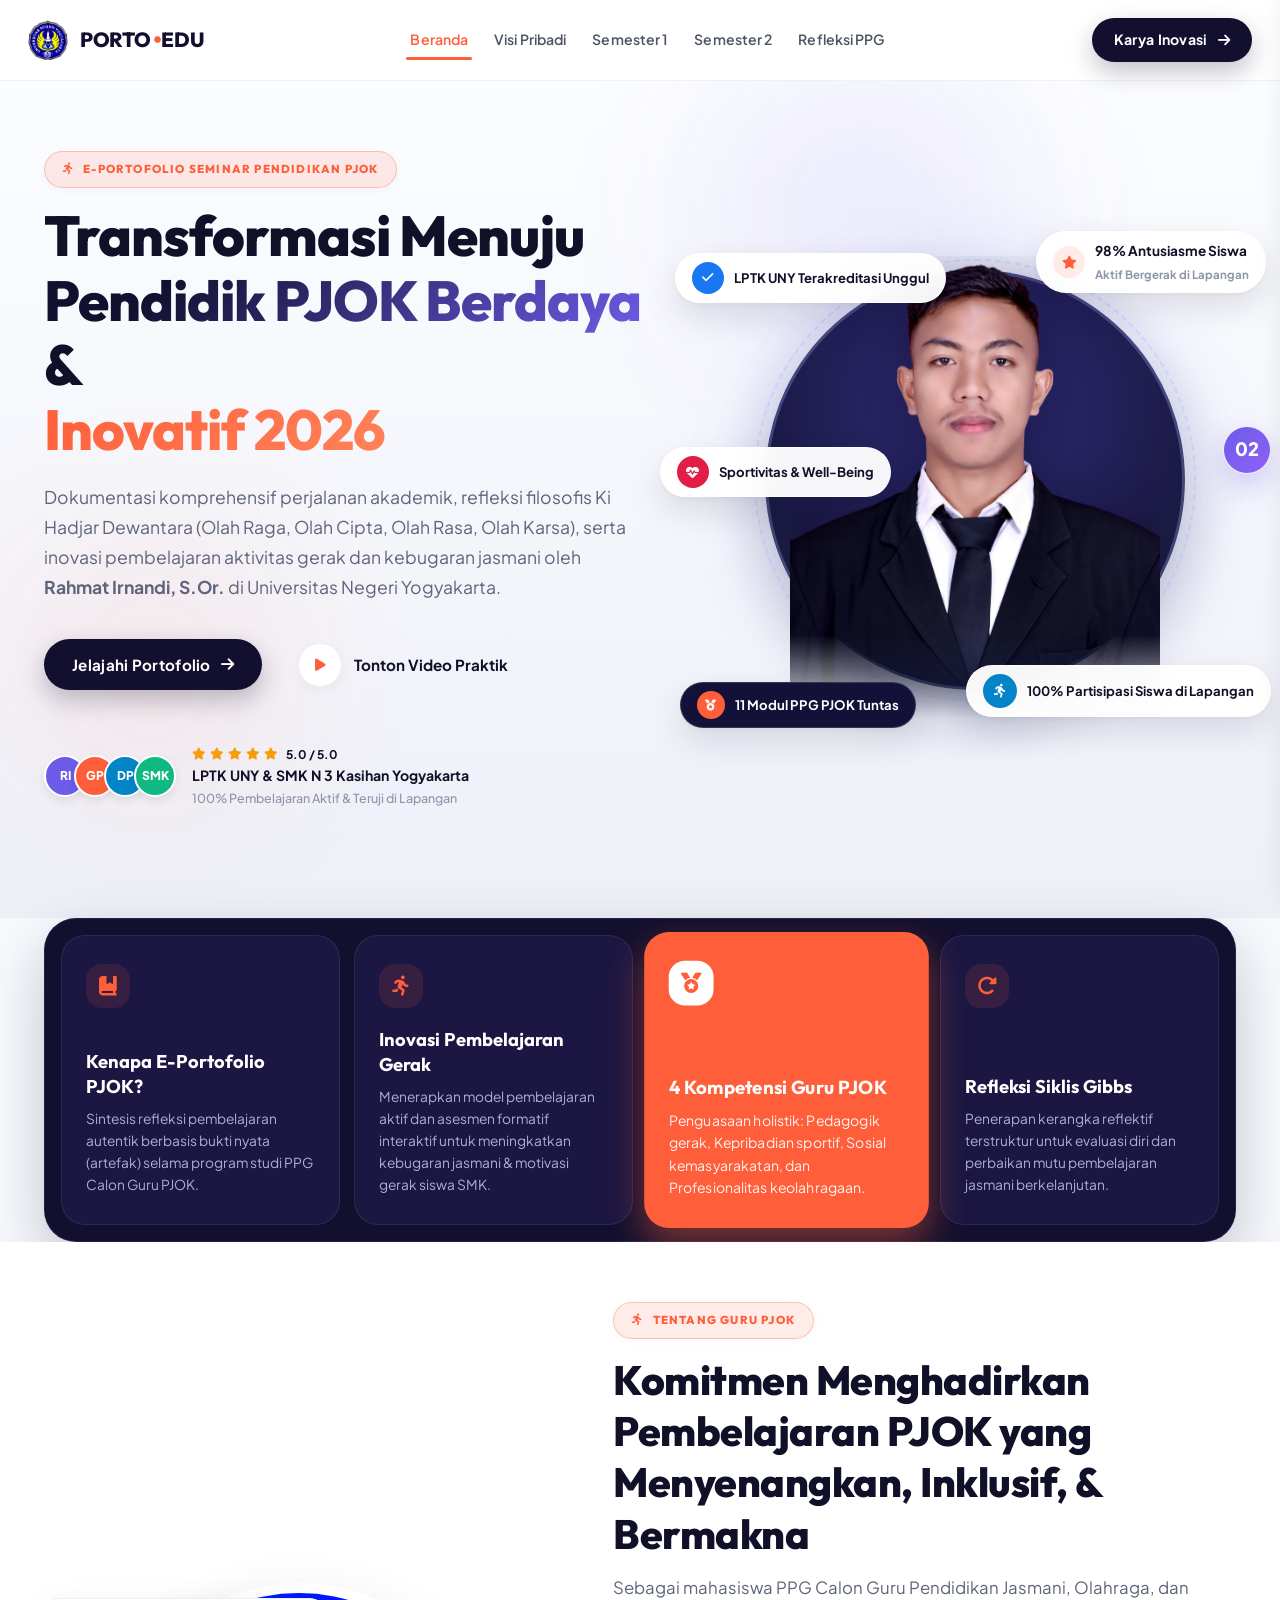
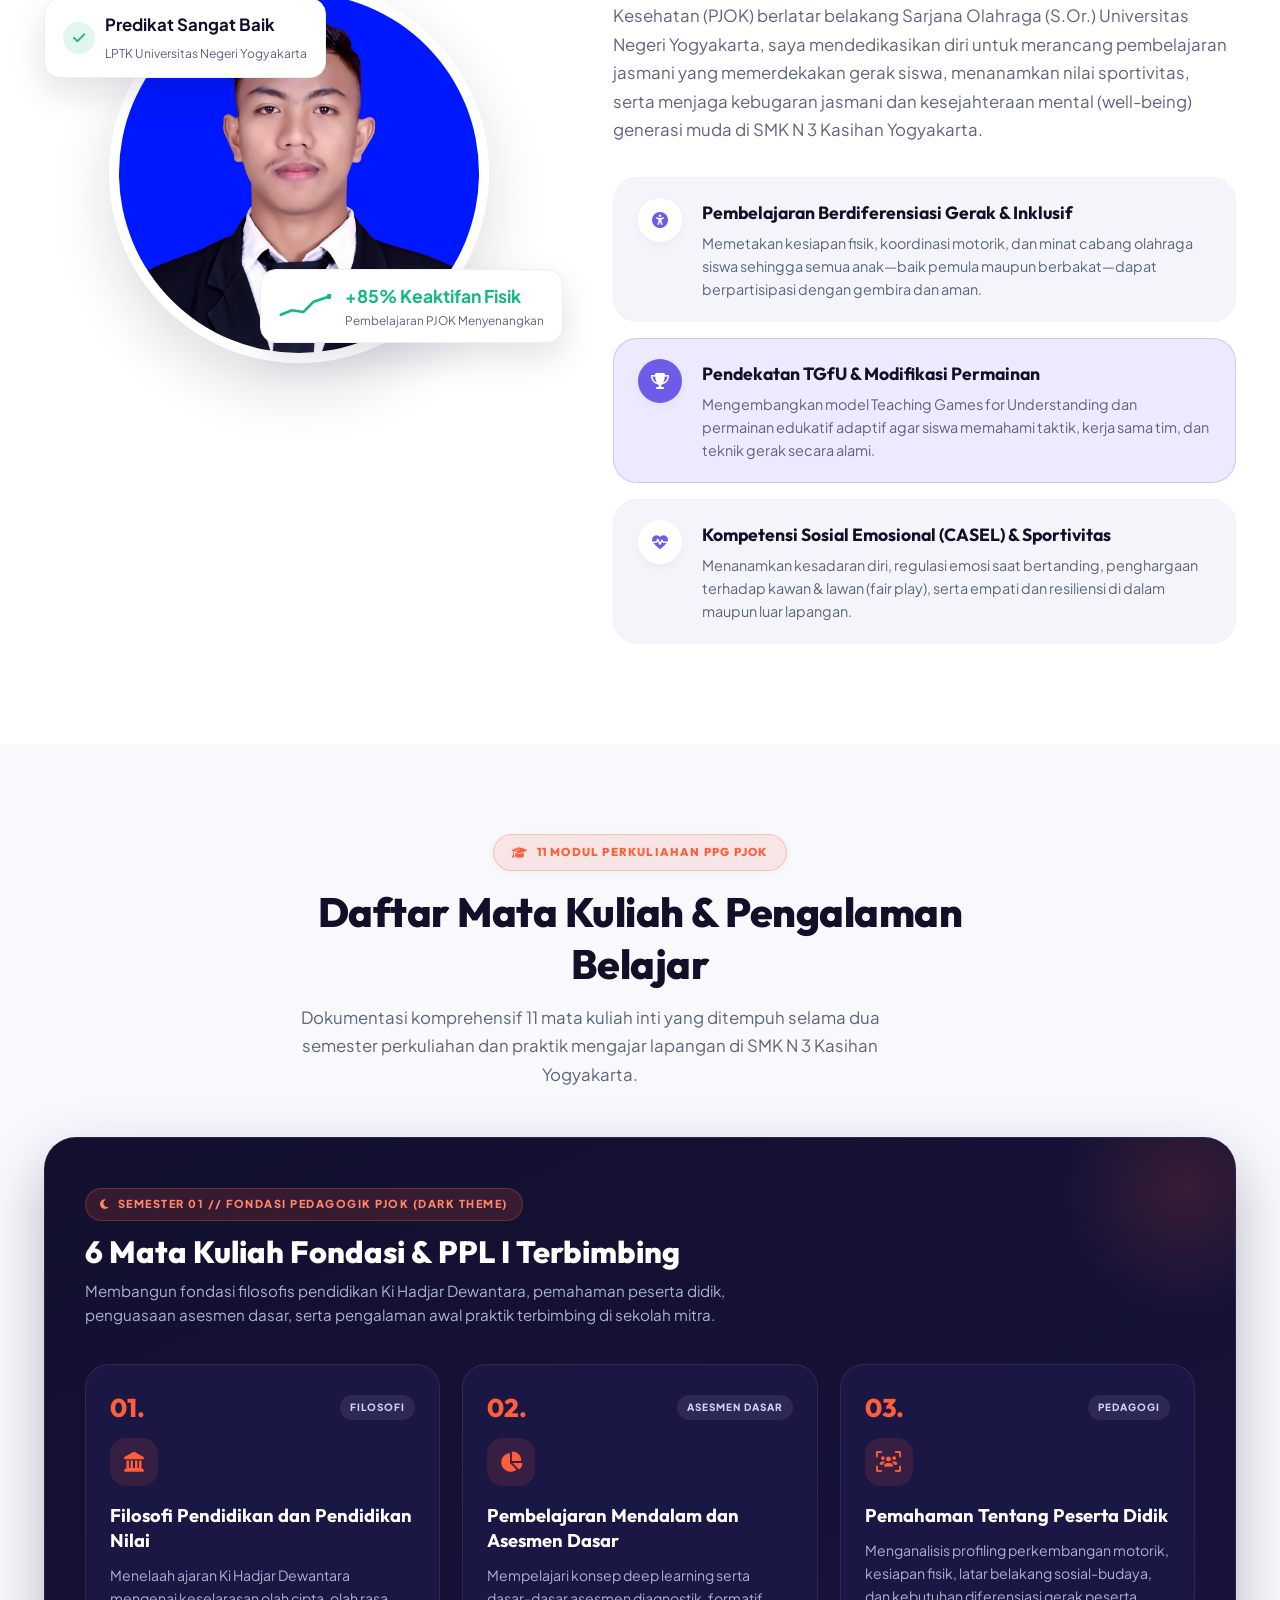
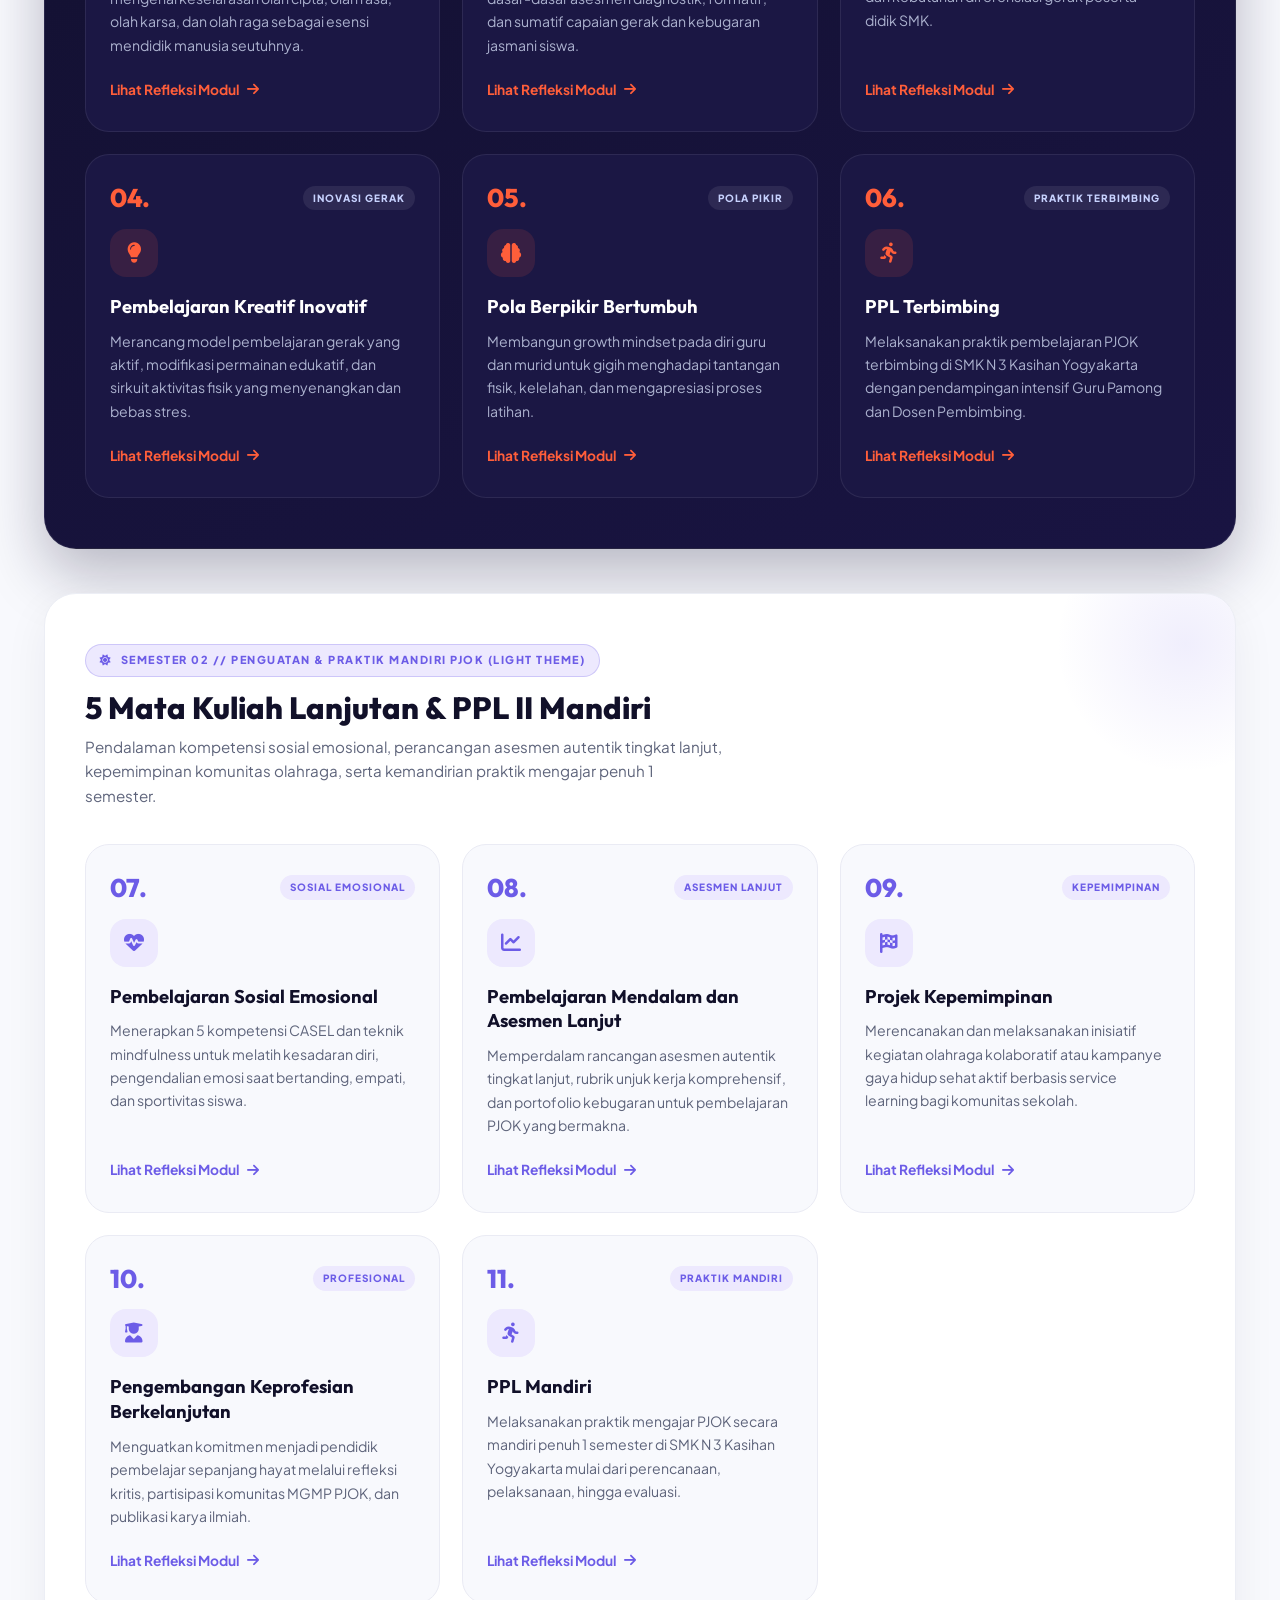
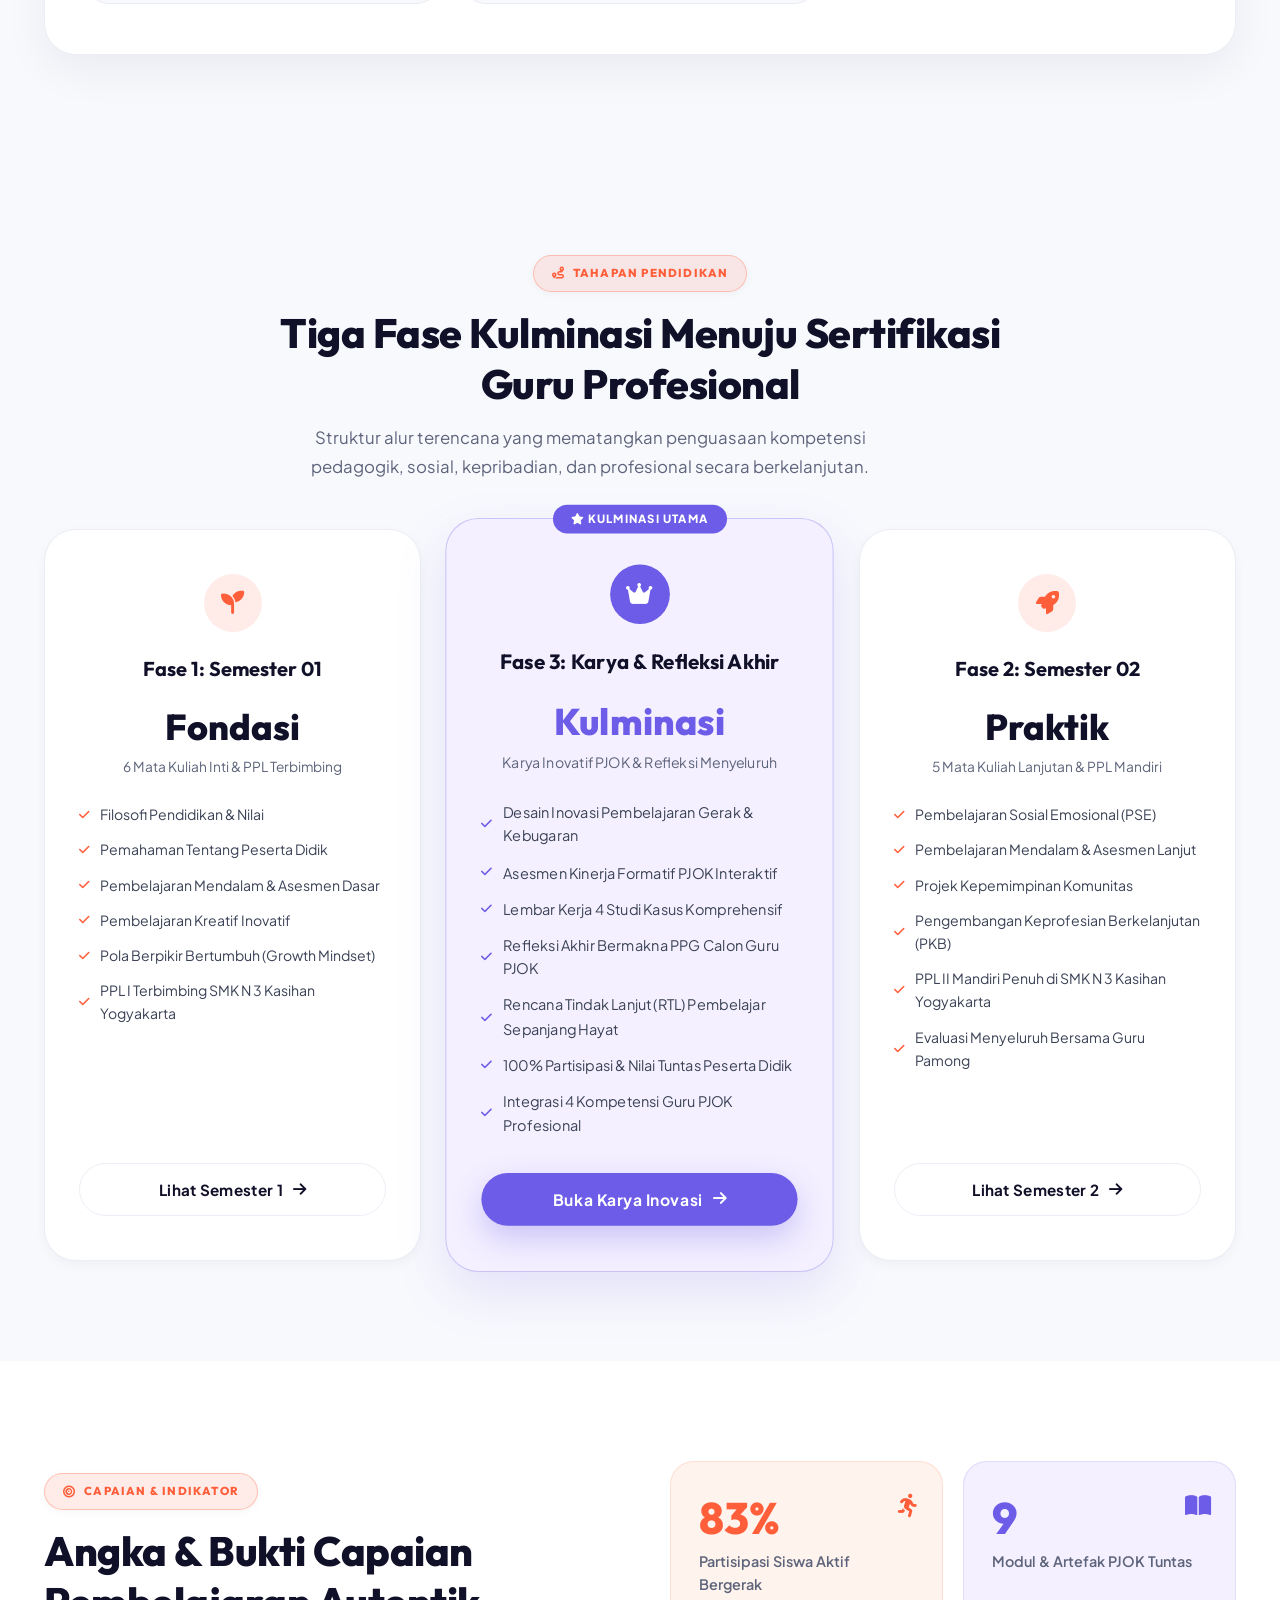
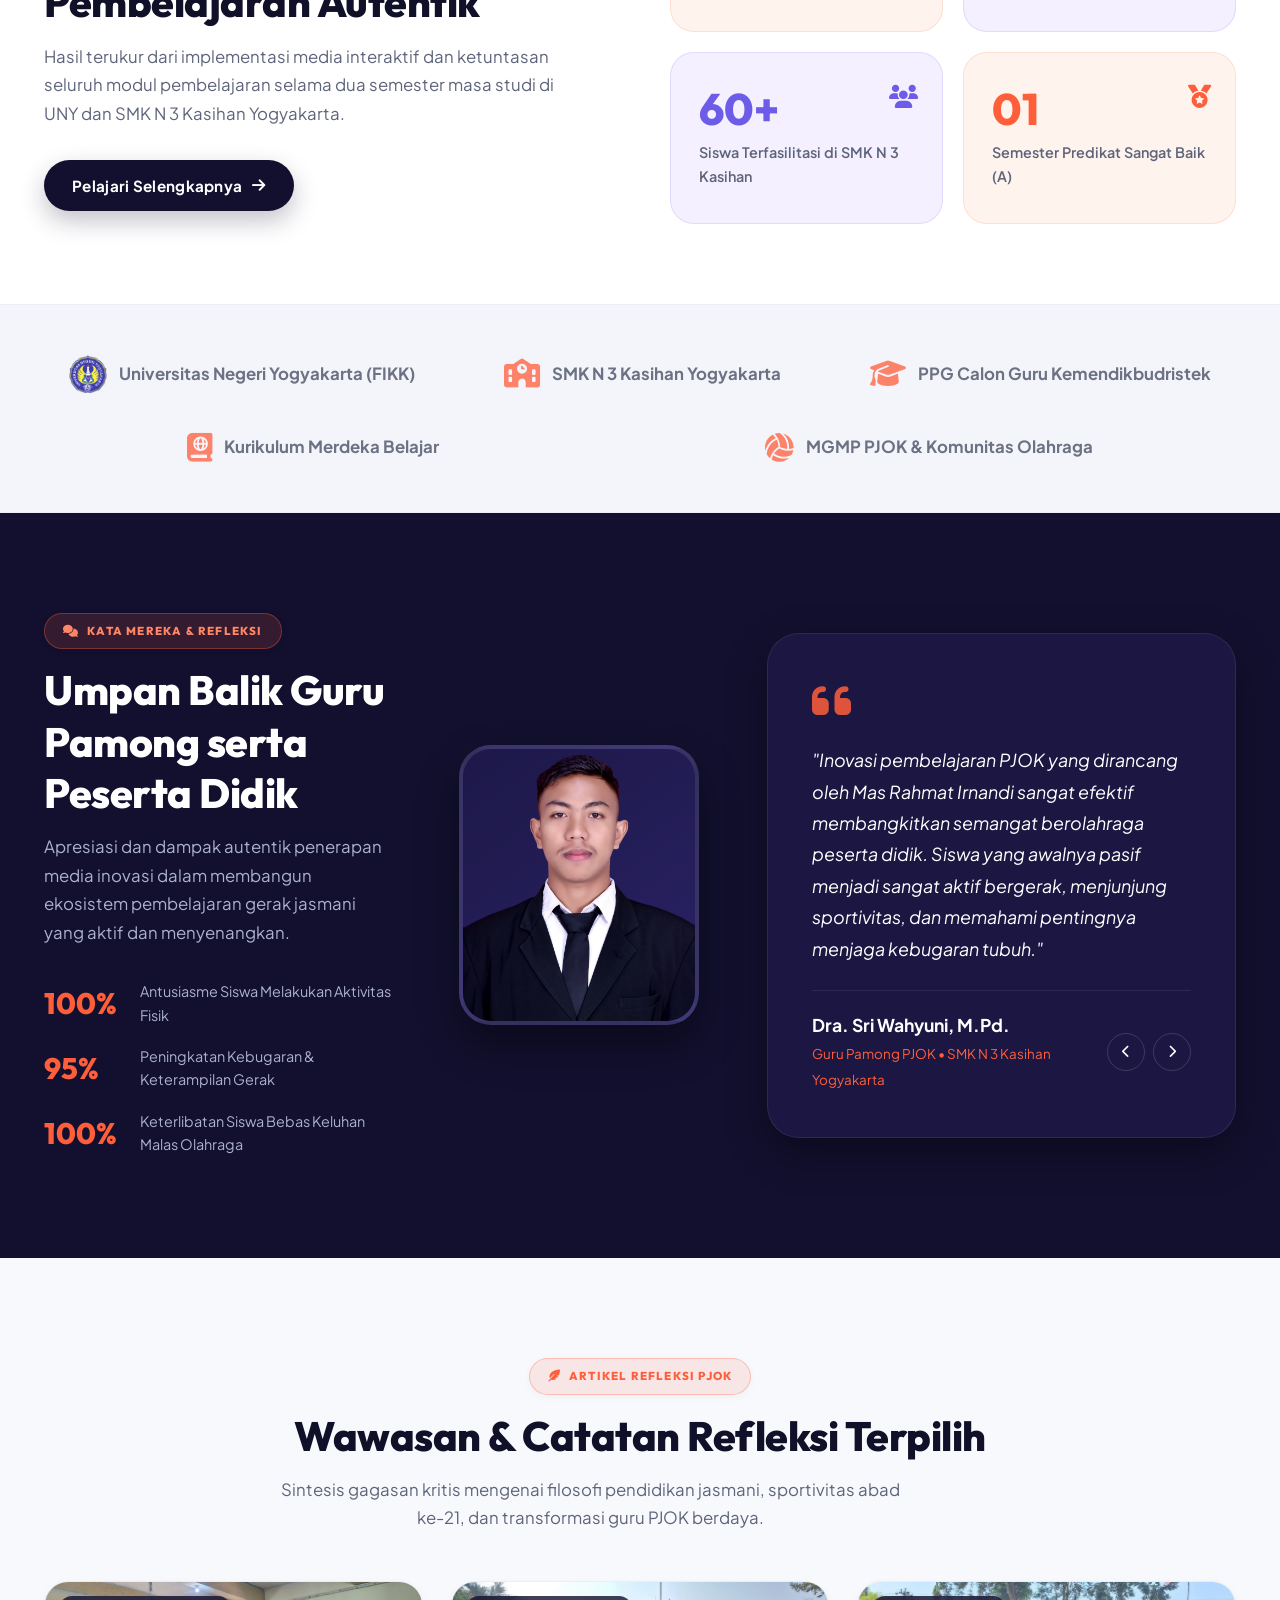
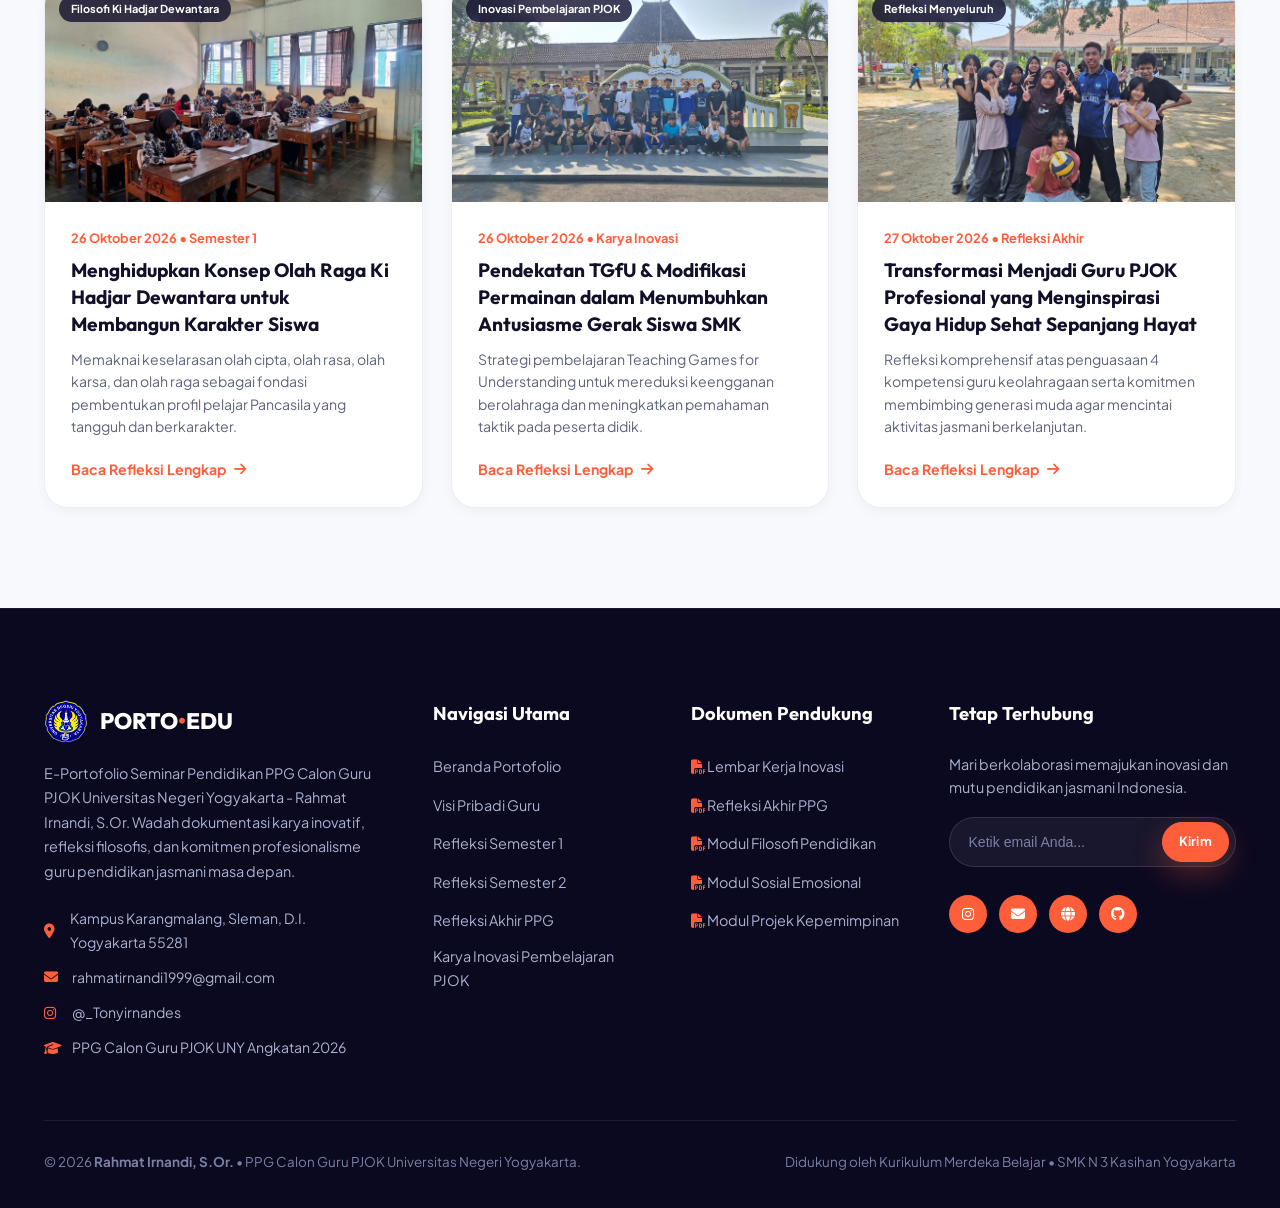
<file: index.html>
<!doctype html>
<html lang="id">
  <head>
    <meta charset="UTF-8" />
    <meta name="viewport" content="width=device-width, initial-scale=1.0" />
    <title>E-Portofolio Seminar Pendidikan PJOK | Rahmat Irnandi, S.Or.</title>
    <meta name="description" content="E-Portofolio Seminar Pendidikan PPG Calon Guru PJOK Universitas Negeri Yogyakarta - Rahmat Irnandi, S.Or. Refleksi filosofis, perjalanan akademik, dan inovasi pembelajaran gerak serta kebugaran jasmani di SMK N 3 Kasihan Yogyakarta." />

    <!-- Favicon -->
    <link rel="shortcut icon" href="images/Logo Uny outlitne.png" type="image/x-icon" />

    <!-- Font Awesome Icons -->
    <link rel="stylesheet" href="https://cdnjs.cloudflare.com/ajax/libs/font-awesome/6.5.1/css/all.min.css" />

    <!-- MediaPro Design Theme CSS -->
    <link rel="stylesheet" href="css/mediapro.css" />
  </head>

  <body>
    <!-- TOP SCROLL PROGRESS LINE -->
    <div class="scroll-progress-line" id="scrollProgressLine"></div>

    <!-- ==================== 1. NAVBAR ==================== -->
    <header class="navbar-mediapro" id="navbarMediaPro">
      <div class="container nav-container">
        <!-- Brand Logo -->
        <a href="index.html" class="nav-brand" aria-label="Beranda Portofolio">
          <img src="images/logo_uny.png" alt="Logo UNY" class="nav-brand-logo" />
          <span>PORTO<span class="brand-dot">•</span>EDU</span>
        </a>

        <!-- Desktop Navigation Links -->
        <nav class="nav-links">
          <a href="index.html" class="nav-link active">Beranda</a>
          <a href="identitas.html" class="nav-link">Visi Pribadi</a>
          <a href="refleksi-sem1.html" class="nav-link">Semester 1</a>
          <a href="refleksi-sem2.html" class="nav-link">Semester 2</a>
          <a href="refleksi-ppg.html" class="nav-link">Refleksi PPG</a>
        </nav>

        <!-- Right CTA / Contact Info -->
        <div class="nav-cta">
          <a href="karya.html" class="btn btn-primary-dark">
            <span>Karya Inovasi</span>
            <i class="fa-solid fa-arrow-right"></i>
          </a>
          <button class="mobile-menu-btn" id="mobileMenuBtn" aria-label="Buka Menu Navigasi">
            <span></span>
            <span></span>
            <span></span>
          </button>
        </div>
      </div>
    </header>

    <!-- MOBILE NAVIGATION DRAWER -->
    <div class="mobile-overlay" id="mobileOverlay"></div>
    <div class="mobile-drawer" id="mobileDrawer">
      <div class="mobile-drawer-header">
        <div class="nav-brand">
          <img src="images/logo_uny.png" alt="Logo UNY" style="height: 36px" />
          <span>PORTO<span class="brand-dot">•</span>EDU</span>
        </div>
        <button class="mobile-close-btn" id="mobileCloseBtn" aria-label="Tutup Menu">
          <i class="fa-solid fa-xmark"></i>
        </button>
      </div>
      <div class="mobile-drawer-links">
        <a href="index.html" class="mobile-drawer-link">Beranda <i class="fa-solid fa-chevron-right"></i></a>
        <a href="identitas.html" class="mobile-drawer-link">Visi Pribadi Guru <i class="fa-solid fa-chevron-right"></i></a>
        <a href="refleksi-sem1.html" class="mobile-drawer-link">Refleksi Semester 1 <i class="fa-solid fa-chevron-right"></i></a>
        <a href="refleksi-sem2.html" class="mobile-drawer-link">Refleksi Semester 2 <i class="fa-solid fa-chevron-right"></i></a>
        <a href="refleksi-ppg.html" class="mobile-drawer-link">Refleksi Akhir PPG <i class="fa-solid fa-chevron-right"></i></a>
      </div>
      <div style="margin-top: auto; padding-top: 20px">
        <a href="karya.html" class="btn btn-orange" style="width: 100%">
          <i class="fa-solid fa-lightbulb"></i> Karya Inovasi PJOK
        </a>
      </div>
    </div>

    <main>
      <!-- ==================== 2. HERO SECTION ==================== -->
      <section class="hero-mediapro" id="hero">
        <!-- Ambient Radial Glows -->
        <div class="hero-glow-orb glow-orb-1"></div>
        <div class="hero-glow-orb glow-orb-2"></div>

        <div class="container hero-grid">
          <!-- Left Content -->
          <div class="hero-content">
            <div class="badge-pill orange">
              <i class="fa-solid fa-person-running"></i> E-PORTOFOLIO SEMINAR PENDIDIKAN PJOK
            </div>

            <h1 class="hero-headline">
              Transformasi Menuju<br />
              <span class="text-gradient-purple">Pendidik PJOK Berdaya</span> &amp;<br />
              <span class="text-gradient-orange">Inovatif 2026</span>
            </h1>

            <p class="hero-desc">
              Dokumentasi komprehensif perjalanan akademik, refleksi filosofis Ki Hadjar Dewantara (Olah Raga, Olah Cipta, Olah Rasa, Olah Karsa), serta inovasi pembelajaran aktivitas gerak dan kebugaran jasmani oleh <strong>Rahmat Irnandi, S.Or.</strong> di Universitas Negeri Yogyakarta.
            </p>

            <!-- Buttons -->
            <div class="hero-actions">
              <a href="#about" class="btn btn-primary-dark">
                <span>Jelajahi Portofolio</span>
                <i class="fa-solid fa-arrow-right"></i>
              </a>

              <button class="btn-video" data-video-src="images/Video Game 1.mp4" data-video-title="Demo Penerapan Inovasi Pembelajaran PJOK di SMK N 3 Kasihan">
                <span class="play-icon">
                  <i class="fa-solid fa-play"></i>
                </span>
                <span>Tonton Video Praktik</span>
              </button>
            </div>

            <!-- Social Proof Review Stack -->
            <div class="hero-reviews">
              <div class="avatar-stack">
                <div class="avatar-init" style="background: #6c5ce7">RI</div>
                <div class="avatar-init" style="background: #ff5e3a">GP</div>
                <div class="avatar-init" style="background: #0284c7">DP</div>
                <div class="avatar-init" style="background: #10b981">SMK</div>
              </div>
              <div class="review-info">
                <div class="review-stars">
                  <i class="fa-solid fa-star"></i>
                  <i class="fa-solid fa-star"></i>
                  <i class="fa-solid fa-star"></i>
                  <i class="fa-solid fa-star"></i>
                  <i class="fa-solid fa-star"></i>
                  <strong style="color: var(--text-dark); margin-left: 4px">5.0 / 5.0</strong>
                </div>
                <div class="review-text">
                  LPTK UNY &amp; SMK N 3 Kasihan Yogyakarta
                  <small>100% Pembelajaran Aktif &amp; Teruji di Lapangan</small>
                </div>
              </div>
            </div>
          </div>

          <!-- Right Hero Visual Stage with Floating Badges -->
          <div class="hero-visual-stage">
            <!-- Circular Backdrop with subtle rotation ring -->
            <div class="hero-circle-backdrop"></div>

            <!-- Portrait Photo of Rahmat Irnandi, S.Or. -->
            <img src="images/fototampan3.png" alt="Rahmat Irnandi, S.Or." class="hero-portrait-img" loading="eager" fetchpriority="high" />

            <!-- Floating Badge 1 (Top Left): UNY Verified -->
            <div class="hero-float-badge float-badge-1">
              <div class="icon-wrap">
                <i class="fa-solid fa-check"></i>
              </div>
              <span>LPTK UNY Terakreditasi Unggul</span>
            </div>

            <!-- Floating Badge 2 (Top Right): 98% Satisfaction -->
            <div class="hero-float-badge float-badge-2">
              <div class="icon-wrap">
                <i class="fa-solid fa-star"></i>
              </div>
              <div>
                <strong style="display: block; font-size: 0.85rem">98% Antusiasme Siswa</strong>
                <span style="font-size: 0.72rem; color: var(--text-dark-subtle)">Aktif Bergerak di Lapangan</span>
              </div>
            </div>

            <!-- Floating Badge 3 (Middle Left): Sportivitas -->
            <div class="hero-float-badge float-badge-3">
              <div class="icon-wrap">
                <i class="fa-solid fa-heart-pulse"></i>
              </div>
              <span>Sportivitas &amp; Well-Being</span>
            </div>

            <!-- Floating Badge 4 (Middle Right): Semester Ring -->
            <div class="hero-float-badge float-badge-4" title="2 Semester Tempuh">
              <span>02</span>
            </div>

            <!-- Floating Badge 5 (Bottom Left): Modules -->
            <div class="hero-float-badge float-badge-5">
              <div class="icon-wrap">
                <i class="fa-solid fa-medal"></i>
              </div>
              <span>11 Modul PPG PJOK Tuntas</span>
            </div>

            <!-- Floating Badge 6 (Bottom Right): Zero Inactive -->
            <div class="hero-float-badge float-badge-6">
              <div class="icon-wrap">
                <i class="fa-solid fa-person-running"></i>
              </div>
              <span>100% Partisipasi Siswa di Lapangan</span>
            </div>
          </div>
        </div>
      </section>

      <!-- ==================== 3. FLOATING 4-CARDS OVERLAY BAR ==================== -->
      <section class="cards-overlay-section">
        <div class="container">
          <div class="cards-overlay-wrap reveal-init">
            <!-- Card 1: Kenapa E-Portofolio PJOK -->
            <div class="feature-strip-card dark-card">
              <div class="strip-icon">
                <i class="fa-solid fa-book-bookmark"></i>
              </div>
              <div>
                <h3 class="strip-title">Kenapa E-Portofolio PJOK?</h3>
                <p class="strip-desc">Sintesis refleksi pembelajaran autentik berbasis bukti nyata (artefak) selama program studi PPG Calon Guru PJOK.</p>
              </div>
            </div>

            <!-- Card 2: Inovasi Pembelajaran Gerak -->
            <div class="feature-strip-card dark-card">
              <div class="strip-icon">
                <i class="fa-solid fa-person-running"></i>
              </div>
              <div>
                <h3 class="strip-title">Inovasi Pembelajaran Gerak</h3>
                <p class="strip-desc">Menerapkan model pembelajaran aktif dan asesmen formatif interaktif untuk meningkatkan kebugaran jasmani &amp; motivasi gerak siswa SMK.</p>
              </div>
            </div>

            <!-- Card 3: HIGHLIGHTED VIBRANT ORANGE CARD -->
            <div class="feature-strip-card orange-active-card">
              <div class="strip-icon">
                <i class="fa-solid fa-medal"></i>
              </div>
              <div>
                <h3 class="strip-title">4 Kompetensi Guru PJOK</h3>
                <p class="strip-desc">Penguasaan holistik: Pedagogik gerak, Kepribadian sportif, Sosial kemasyarakatan, dan Profesionalitas keolahragaan.</p>
              </div>
            </div>

            <!-- Card 4: Refleksi Siklis Gibbs -->
            <div class="feature-strip-card dark-card">
              <div class="strip-icon">
                <i class="fa-solid fa-rotate-right"></i>
              </div>
              <div>
                <h3 class="strip-title">Refleksi Siklis Gibbs</h3>
                <p class="strip-desc">Penerapan kerangka reflektif terstruktur untuk evaluasi diri dan perbaikan mutu pembelajaran jasmani berkelanjutan.</p>
              </div>
            </div>
          </div>
        </div>
      </section>

      <!-- ==================== 4. ABOUT & EXPERIENCE SECTION (LIGHT) ==================== -->
      <section class="section-about" id="about">
        <div class="container about-grid">
          <!-- Left Visual: Photo with Growth Chart & Badges -->
          <div class="about-visual-stage reveal-init">
            <div class="about-photo-frame">
              <img src="images/PAS_foto_ppg.jpeg" alt="Rahmat Irnandi, S.Or. Formal" />
            </div>

            <!-- Floating Stat Top-Left -->
            <div class="about-stat-floating about-stat-top">
              <div class="stat-check-badge">
                <div class="check-circle">
                  <i class="fa-solid fa-check"></i>
                </div>
                <div>
                  <strong>Predikat Sangat Baik</strong>
                  <small>LPTK Universitas Negeri Yogyakarta</small>
                </div>
              </div>
            </div>

            <!-- Floating Stat Bottom-Right: Line Chart -->
            <div class="about-stat-floating about-chart-card">
              <svg class="chart-sparkline" viewBox="0 0 60 30" fill="none">
                <path d="M2 25 L15 20 L28 22 L40 10 L58 4" stroke="#10b981" stroke-width="3" stroke-linecap="round" stroke-linejoin="round" />
                <circle cx="58" cy="4" r="3" fill="#10b981" />
              </svg>
              <div>
                <strong>+85% Keaktifan Fisik</strong>
                <small>Pembelajaran PJOK Menyenangkan</small>
              </div>
            </div>
          </div>

          <!-- Right Content: Bio & 3 Rounded Feature Items -->
          <div class="about-content reveal-init">
            <div class="badge-pill orange">
              <i class="fa-solid fa-person-running"></i> TENTANG GURU PJOK
            </div>

            <h2 class="section-title">
              Komitmen Menghadirkan Pembelajaran PJOK yang Menyenangkan, Inklusif, &amp; Bermakna
            </h2>

            <p class="section-subtitle">
              Sebagai mahasiswa PPG Calon Guru Pendidikan Jasmani, Olahraga, dan Kesehatan (PJOK) berlatar belakang Sarjana Olahraga (S.Or.) Universitas Negeri Yogyakarta, saya mendedikasikan diri untuk merancang pembelajaran jasmani yang memerdekakan gerak siswa, menanamkan nilai sportivitas, serta menjaga kebugaran jasmani dan kesejahteraan mental (well-being) generasi muda di SMK N 3 Kasihan Yogyakarta.
            </p>

            <!-- 3 Rounded Feature Items -->
            <div class="about-features-list">
              <!-- Item 1: Inklusif Gerak -->
              <div class="about-feature-item">
                <div class="feature-num-icon">
                  <i class="fa-solid fa-universal-access"></i>
                </div>
                <div class="feature-text">
                  <h4>Pembelajaran Berdiferensiasi Gerak &amp; Inklusif</h4>
                  <p>Memetakan kesiapan fisik, koordinasi motorik, dan minat cabang olahraga siswa sehingga semua anak—baik pemula maupun berbakat—dapat berpartisipasi dengan gembira dan aman.</p>
                </div>
              </div>

              <!-- Item 2: TGfU & Permainan Adaptif -->
              <div class="about-feature-item highlighted">
                <div class="feature-num-icon">
                  <i class="fa-solid fa-trophy"></i>
                </div>
                <div class="feature-text">
                  <h4>Pendekatan TGfU &amp; Modifikasi Permainan</h4>
                  <p>Mengembangkan model Teaching Games for Understanding dan permainan edukatif adaptif agar siswa memahami taktik, kerja sama tim, dan teknik gerak secara alami.</p>
                </div>
              </div>

              <!-- Item 3: CASEL & Sportivitas -->
              <div class="about-feature-item">
                <div class="feature-num-icon">
                  <i class="fa-solid fa-heart-pulse"></i>
                </div>
                <div class="feature-text">
                  <h4>Kompetensi Sosial Emosional (CASEL) &amp; Sportivitas</h4>
                  <p>Menanamkan kesadaran diri, regulasi emosi saat bertanding, penghargaan terhadap kawan &amp; lawan (fair play), serta empati dan resiliensi di dalam maupun luar lapangan.</p>
                </div>
              </div>
            </div>
          </div>
        </div>
      </section>

      <!-- ==================== 5. MODUL PERKULIAHAN (SEM 1 DARK & SEM 2 LIGHT) ==================== -->
      <section class="section-modules-dual" id="modul">
        <div class="container">
          <!-- Section Master Header -->
          <div class="section-head center reveal-init">
            <div class="badge-pill orange">
              <i class="fa-solid fa-graduation-cap"></i> 11 MODUL PERKULIAHAN PPG PJOK
            </div>
            <h2 class="section-title">
              Daftar Mata Kuliah &amp; Pengalaman Belajar
            </h2>
            <p class="section-subtitle">
              Dokumentasi komprehensif 11 mata kuliah inti yang ditempuh selama dua semester perkuliahan dan praktik mengajar lapangan di SMK N 3 Kasihan Yogyakarta.
            </p>
          </div>

          <!-- ==================== SUB-SEKSI 1: SEMESTER 01 (DARK THEME) ==================== -->
          <div class="sem-block-dark reveal-init" id="sem1">
            <div class="sem-block-header">
              <span class="sem-tag dark-tag">
                <i class="fa-solid fa-moon"></i> SEMESTER 01 // FONDASI PEDAGOGIK PJOK (DARK THEME)
              </span>
              <h3 class="white">6 Mata Kuliah Fondasi &amp; PPL I Terbimbing</h3>
              <p class="white">
                Membangun fondasi filosofis pendidikan Ki Hadjar Dewantara, pemahaman peserta didik, penguasaan asesmen dasar, serta pengalaman awal praktik terbimbing di sekolah mitra.
              </p>
            </div>

            <div class="course-grid-3">
              <!-- Matkul 01 -->
              <div class="course-card-dark">
                <div>
                  <div class="course-card-top">
                    <span class="course-card-number">01.</span>
                    <span class="course-card-tag">Filosofi</span>
                  </div>
                  <div class="course-icon-bubble">
                    <i class="fa-solid fa-landmark"></i>
                  </div>
                  <div class="course-card-body">
                    <h4>Filosofi Pendidikan dan Pendidikan Nilai</h4>
                    <p>Menelaah ajaran Ki Hadjar Dewantara mengenai keselarasan olah cipta, olah rasa, olah karsa, dan olah raga sebagai esensi mendidik manusia seutuhnya.</p>
                  </div>
                </div>
                <a href="refleksi-sem1.html" class="course-card-link">
                  <span>Lihat Refleksi Modul</span>
                  <i class="fa-solid fa-arrow-right"></i>
                </a>
              </div>

              <!-- Matkul 02 -->
              <div class="course-card-dark">
                <div>
                  <div class="course-card-top">
                    <span class="course-card-number">02.</span>
                    <span class="course-card-tag">Asesmen Dasar</span>
                  </div>
                  <div class="course-icon-bubble">
                    <i class="fa-solid fa-chart-pie"></i>
                  </div>
                  <div class="course-card-body">
                    <h4>Pembelajaran Mendalam dan Asesmen Dasar</h4>
                    <p>Mempelajari konsep deep learning serta dasar-dasar asesmen diagnostik, formatif, dan sumatif capaian gerak dan kebugaran jasmani siswa.</p>
                  </div>
                </div>
                <a href="refleksi-sem1.html" class="course-card-link">
                  <span>Lihat Refleksi Modul</span>
                  <i class="fa-solid fa-arrow-right"></i>
                </a>
              </div>

              <!-- Matkul 03 -->
              <div class="course-card-dark">
                <div>
                  <div class="course-card-top">
                    <span class="course-card-number">03.</span>
                    <span class="course-card-tag">Pedagogi</span>
                  </div>
                  <div class="course-icon-bubble">
                    <i class="fa-solid fa-users-viewfinder"></i>
                  </div>
                  <div class="course-card-body">
                    <h4>Pemahaman Tentang Peserta Didik</h4>
                    <p>Menganalisis profiling perkembangan motorik, kesiapan fisik, latar belakang sosial-budaya, dan kebutuhan diferensiasi gerak peserta didik SMK.</p>
                  </div>
                </div>
                <a href="refleksi-sem1.html" class="course-card-link">
                  <span>Lihat Refleksi Modul</span>
                  <i class="fa-solid fa-arrow-right"></i>
                </a>
              </div>

              <!-- Matkul 04 -->
              <div class="course-card-dark">
                <div>
                  <div class="course-card-top">
                    <span class="course-card-number">04.</span>
                    <span class="course-card-tag">Inovasi Gerak</span>
                  </div>
                  <div class="course-icon-bubble">
                    <i class="fa-solid fa-lightbulb"></i>
                  </div>
                  <div class="course-card-body">
                    <h4>Pembelajaran Kreatif Inovatif</h4>
                    <p>Merancang model pembelajaran gerak yang aktif, modifikasi permainan edukatif, dan sirkuit aktivitas fisik yang menyenangkan dan bebas stres.</p>
                  </div>
                </div>
                <a href="refleksi-sem1.html" class="course-card-link">
                  <span>Lihat Refleksi Modul</span>
                  <i class="fa-solid fa-arrow-right"></i>
                </a>
              </div>

              <!-- Matkul 05 -->
              <div class="course-card-dark">
                <div>
                  <div class="course-card-top">
                    <span class="course-card-number">05.</span>
                    <span class="course-card-tag">Pola Pikir</span>
                  </div>
                  <div class="course-icon-bubble">
                    <i class="fa-solid fa-brain"></i>
                  </div>
                  <div class="course-card-body">
                    <h4>Pola Berpikir Bertumbuh</h4>
                    <p>Membangun growth mindset pada diri guru dan murid untuk gigih menghadapi tantangan fisik, kelelahan, dan mengapresiasi proses latihan.</p>
                  </div>
                </div>
                <a href="refleksi-sem1.html" class="course-card-link">
                  <span>Lihat Refleksi Modul</span>
                  <i class="fa-solid fa-arrow-right"></i>
                </a>
              </div>

              <!-- Matkul 06 -->
              <div class="course-card-dark">
                <div>
                  <div class="course-card-top">
                    <span class="course-card-number">06.</span>
                    <span class="course-card-tag">Praktik Terbimbing</span>
                  </div>
                  <div class="course-icon-bubble">
                    <i class="fa-solid fa-person-running"></i>
                  </div>
                  <div class="course-card-body">
                    <h4>PPL Terbimbing</h4>
                    <p>Melaksanakan praktik pembelajaran PJOK terbimbing di SMK N 3 Kasihan Yogyakarta dengan pendampingan intensif Guru Pamong dan Dosen Pembimbing.</p>
                  </div>
                </div>
                <a href="refleksi-sem1.html" class="course-card-link">
                  <span>Lihat Refleksi Modul</span>
                  <i class="fa-solid fa-arrow-right"></i>
                </a>
              </div>
            </div>
          </div>

          <!-- ==================== SUB-SEKSI 2: SEMESTER 02 (LIGHT THEME) ==================== -->
          <div class="sem-block-light reveal-init" id="sem2">
            <div class="sem-block-header">
              <span class="sem-tag light-tag">
                <i class="fa-solid fa-sun"></i> SEMESTER 02 // PENGUATAN &amp; PRAKTIK MANDIRI PJOK (LIGHT THEME)
              </span>
              <h3 class="dark">5 Mata Kuliah Lanjutan &amp; PPL II Mandiri</h3>
              <p class="dark">
                Pendalaman kompetensi sosial emosional, perancangan asesmen autentik tingkat lanjut, kepemimpinan komunitas olahraga, serta kemandirian praktik mengajar penuh 1 semester.
              </p>
            </div>

            <div class="course-grid-3">
              <!-- Matkul 07 -->
              <div class="course-card-light">
                <div>
                  <div class="course-card-top">
                    <span class="course-card-number">07.</span>
                    <span class="course-card-tag">Sosial Emosional</span>
                  </div>
                  <div class="course-icon-bubble">
                    <i class="fa-solid fa-heart-pulse"></i>
                  </div>
                  <div class="course-card-body">
                    <h4>Pembelajaran Sosial Emosional</h4>
                    <p>Menerapkan 5 kompetensi CASEL dan teknik mindfulness untuk melatih kesadaran diri, pengendalian emosi saat bertanding, empati, dan sportivitas siswa.</p>
                  </div>
                </div>
                <a href="refleksi-sem2.html" class="course-card-link">
                  <span>Lihat Refleksi Modul</span>
                  <i class="fa-solid fa-arrow-right"></i>
                </a>
              </div>

              <!-- Matkul 08 -->
              <div class="course-card-light">
                <div>
                  <div class="course-card-top">
                    <span class="course-card-number">08.</span>
                    <span class="course-card-tag">Asesmen Lanjut</span>
                  </div>
                  <div class="course-icon-bubble">
                    <i class="fa-solid fa-chart-line"></i>
                  </div>
                  <div class="course-card-body">
                    <h4>Pembelajaran Mendalam dan Asesmen Lanjut</h4>
                    <p>Memperdalam rancangan asesmen autentik tingkat lanjut, rubrik unjuk kerja komprehensif, dan portofolio kebugaran untuk pembelajaran PJOK yang bermakna.</p>
                  </div>
                </div>
                <a href="refleksi-sem2.html" class="course-card-link">
                  <span>Lihat Refleksi Modul</span>
                  <i class="fa-solid fa-arrow-right"></i>
                </a>
              </div>

              <!-- Matkul 09 -->
              <div class="course-card-light">
                <div>
                  <div class="course-card-top">
                    <span class="course-card-number">09.</span>
                    <span class="course-card-tag">Kepemimpinan</span>
                  </div>
                  <div class="course-icon-bubble">
                    <i class="fa-solid fa-flag-checkered"></i>
                  </div>
                  <div class="course-card-body">
                    <h4>Projek Kepemimpinan</h4>
                    <p>Merencanakan dan melaksanakan inisiatif kegiatan olahraga kolaboratif atau kampanye gaya hidup sehat aktif berbasis service learning bagi komunitas sekolah.</p>
                  </div>
                </div>
                <a href="refleksi-sem2.html" class="course-card-link">
                  <span>Lihat Refleksi Modul</span>
                  <i class="fa-solid fa-arrow-right"></i>
                </a>
              </div>

              <!-- Matkul 10 -->
              <div class="course-card-light">
                <div>
                  <div class="course-card-top">
                    <span class="course-card-number">10.</span>
                    <span class="course-card-tag">Profesional</span>
                  </div>
                  <div class="course-icon-bubble">
                    <i class="fa-solid fa-user-graduate"></i>
                  </div>
                  <div class="course-card-body">
                    <h4>Pengembangan Keprofesian Berkelanjutan</h4>
                    <p>Menguatkan komitmen menjadi pendidik pembelajar sepanjang hayat melalui refleksi kritis, partisipasi komunitas MGMP PJOK, dan publikasi karya ilmiah.</p>
                  </div>
                </div>
                <a href="refleksi-sem2.html" class="course-card-link">
                  <span>Lihat Refleksi Modul</span>
                  <i class="fa-solid fa-arrow-right"></i>
                </a>
              </div>

              <!-- Matkul 11 -->
              <div class="course-card-light">
                <div>
                  <div class="course-card-top">
                    <span class="course-card-number">11.</span>
                    <span class="course-card-tag">Praktik Mandiri</span>
                  </div>
                  <div class="course-icon-bubble">
                    <i class="fa-solid fa-person-running"></i>
                  </div>
                  <div class="course-card-body">
                    <h4>PPL Mandiri</h4>
                    <p>Melaksanakan praktik mengajar PJOK secara mandiri penuh 1 semester di SMK N 3 Kasihan Yogyakarta mulai dari perencanaan, pelaksanaan, hingga evaluasi.</p>
                  </div>
                </div>
                <a href="refleksi-sem2.html" class="course-card-link">
                  <span>Lihat Refleksi Modul</span>
                  <i class="fa-solid fa-arrow-right"></i>
                </a>
              </div>
            </div>
          </div>
        </div>
      </section>

      <!-- ==================== 6. PRICING / 3 FASE TAHAPAN PPG (LIGHT) ==================== -->
      <section class="section-pricing" id="fase">
        <div class="container">
          <div class="section-head center reveal-init">
            <div class="badge-pill orange">
              <i class="fa-solid fa-route"></i> TAHAPAN PENDIDIKAN
            </div>
            <h2 class="section-title">
              Tiga Fase Kulminasi Menuju Sertifikasi Guru Profesional
            </h2>
            <p class="section-subtitle">
              Struktur alur terencana yang mematangkan penguasaan kompetensi pedagogik, sosial, kepribadian, dan profesional secara berkelanjutan.
            </p>
          </div>

          <!-- 3 Columns -->
          <div class="pricing-grid reveal-init">
            <!-- Tier 1: Semester 1 -->
            <div class="pricing-tier-card">
              <div>
                <div class="tier-icon-circle">
                  <i class="fa-solid fa-seedling"></i>
                </div>
                <h3 class="tier-name">Fase 1: Semester 01</h3>
                <div class="tier-price-wrap">
                  <div class="tier-price">Fondasi</div>
                  <div class="tier-price-period">6 Mata Kuliah Inti &amp; PPL Terbimbing</div>
                </div>

                <ul class="tier-features">
                  <li><i class="fa-solid fa-check"></i> Filosofi Pendidikan &amp; Nilai</li>
                  <li><i class="fa-solid fa-check"></i> Pemahaman Tentang Peserta Didik</li>
                  <li><i class="fa-solid fa-check"></i> Pembelajaran Mendalam &amp; Asesmen Dasar</li>
                  <li><i class="fa-solid fa-check"></i> Pembelajaran Kreatif Inovatif</li>
                  <li><i class="fa-solid fa-check"></i> Pola Berpikir Bertumbuh (Growth Mindset)</li>
                  <li><i class="fa-solid fa-check"></i> PPL I Terbimbing SMK N 3 Kasihan Yogyakarta</li>
                </ul>
              </div>

              <a href="refleksi-sem1.html" class="btn btn-outline" style="width: 100%">
                Lihat Semester 1 <i class="fa-solid fa-arrow-right"></i>
              </a>
            </div>

            <!-- Tier 2: HIGHLIGHTED CENTER TIER (KULMINASI & INOVASI) -->
            <div class="pricing-tier-card featured-tier">
              <div class="tier-top-badge">
                <i class="fa-solid fa-star"></i> Kulminasi Utama
              </div>
              <div>
                <div class="tier-icon-circle">
                  <i class="fa-solid fa-crown"></i>
                </div>
                <h3 class="tier-name">Fase 3: Karya &amp; Refleksi Akhir</h3>
                <div class="tier-price-wrap">
                  <div class="tier-price" style="color: var(--accent-purple)">Kulminasi</div>
                  <div class="tier-price-period">Karya Inovatif PJOK &amp; Refleksi Menyeluruh</div>
                </div>

                <ul class="tier-features">
                  <li><i class="fa-solid fa-check"></i> Desain Inovasi Pembelajaran Gerak &amp; Kebugaran</li>
                  <li><i class="fa-solid fa-check"></i> Asesmen Kinerja Formatif PJOK Interaktif</li>
                  <li><i class="fa-solid fa-check"></i> Lembar Kerja 4 Studi Kasus Komprehensif</li>
                  <li><i class="fa-solid fa-check"></i> Refleksi Akhir Bermakna PPG Calon Guru PJOK</li>
                  <li><i class="fa-solid fa-check"></i> Rencana Tindak Lanjut (RTL) Pembelajar Sepanjang Hayat</li>
                  <li><i class="fa-solid fa-check"></i> 100% Partisipasi &amp; Nilai Tuntas Peserta Didik</li>
                  <li><i class="fa-solid fa-check"></i> Integrasi 4 Kompetensi Guru PJOK Profesional</li>
                </ul>
              </div>

              <a href="karya.html" class="btn btn-purple" style="width: 100%">
                Buka Karya Inovasi <i class="fa-solid fa-arrow-right"></i>
              </a>
            </div>

            <!-- Tier 3: Semester 2 -->
            <div class="pricing-tier-card">
              <div>
                <div class="tier-icon-circle">
                  <i class="fa-solid fa-rocket"></i>
                </div>
                <h3 class="tier-name">Fase 2: Semester 02</h3>
                <div class="tier-price-wrap">
                  <div class="tier-price">Praktik</div>
                  <div class="tier-price-period">5 Mata Kuliah Lanjutan &amp; PPL Mandiri</div>
                </div>

                <ul class="tier-features">
                  <li><i class="fa-solid fa-check"></i> Pembelajaran Sosial Emosional (PSE)</li>
                  <li><i class="fa-solid fa-check"></i> Pembelajaran Mendalam &amp; Asesmen Lanjut</li>
                  <li><i class="fa-solid fa-check"></i> Projek Kepemimpinan Komunitas</li>
                  <li><i class="fa-solid fa-check"></i> Pengembangan Keprofesian Berkelanjutan (PKB)</li>
                  <li><i class="fa-solid fa-check"></i> PPL II Mandiri Penuh di SMK N 3 Kasihan Yogyakarta</li>
                  <li><i class="fa-solid fa-check"></i> Evaluasi Menyeluruh Bersama Guru Pamong</li>
                </ul>
              </div>

              <a href="refleksi-sem2.html" class="btn btn-outline" style="width: 100%">
                Lihat Semester 2 <i class="fa-solid fa-arrow-right"></i>
              </a>
            </div>
          </div>
        </div>
      </section>

      <!-- ==================== 8. ACHIEVEMENTS & STATS SECTION (LIGHT) ==================== -->
      <section class="section-achievement" id="capaian">
        <div class="container achievement-grid">
          <!-- Left Info -->
          <div class="achievement-info reveal-init">
            <div class="badge-pill orange">
              <i class="fa-solid fa-bullseye"></i> CAPAIAN &amp; INDIKATOR
            </div>
            <h2 class="section-title">
              Angka &amp; Bukti Capaian Pembelajaran Autentik
            </h2>
            <p class="section-subtitle">
              Hasil terukur dari implementasi media interaktif dan ketuntasan seluruh modul pembelajaran selama dua semester masa studi di UNY dan SMK N 3 Kasihan Yogyakarta.
            </p>
            <div style="margin-top: 32px">
              <a href="refleksi-ppg.html" class="btn btn-primary-dark">
                <span>Pelajari Selengkapnya</span>
                <i class="fa-solid fa-arrow-right"></i>
              </a>
            </div>
          </div>

          <!-- Right 2x2 Pastel Grid -->
          <div class="achievement-stats-2x2 reveal-init">
            <!-- Box 1: Orange Tint -->
            <div class="stat-box-pastel orange-tint">
              <div class="stat-icon">
                <i class="fa-solid fa-person-running"></i>
              </div>
              <div>
                <div class="stat-number">
                  <span class="stat-counter" data-target="100">0</span>%
                </div>
                <div class="stat-label">Partisipasi Siswa Aktif Bergerak</div>
              </div>
            </div>

            <!-- Box 2: Purple Tint -->
            <div class="stat-box-pastel purple-tint">
              <div class="stat-icon">
                <i class="fa-solid fa-book-open"></i>
              </div>
              <div>
                <div class="stat-number">
                  <span class="stat-counter" data-target="11">0</span>
                </div>
                <div class="stat-label">Modul &amp; Artefak PJOK Tuntas</div>
              </div>
            </div>

            <!-- Box 3: Purple Tint -->
            <div class="stat-box-pastel purple-tint">
              <div class="stat-icon">
                <i class="fa-solid fa-users"></i>
              </div>
              <div>
                <div class="stat-number">
                  <span class="stat-counter" data-target="72">0</span>+
                </div>
                <div class="stat-label">Siswa Terfasilitasi di SMK N 3 Kasihan</div>
              </div>
            </div>

            <!-- Box 4: Orange Tint -->
            <div class="stat-box-pastel orange-tint">
              <div class="stat-icon">
                <i class="fa-solid fa-medal"></i>
              </div>
              <div>
                <div class="stat-number">
                  0<span class="stat-counter" data-target="2">0</span>
                </div>
                <div class="stat-label">Semester Predikat Sangat Baik (A)</div>
              </div>
            </div>
          </div>
        </div>
      </section>

      <!-- ==================== 9. PARTNER INSTITUTIONS BANNER ==================== -->
      <section class="partner-logos-bar">
        <div class="container">
          <div class="partner-track">
            <div class="partner-item">
              <img src="images/logo_uny.png" alt="UNY" />
              <span>Universitas Negeri Yogyakarta (FIKK)</span>
            </div>
            <div class="partner-item">
              <i class="fa-solid fa-school"></i>
              <span>SMK N 3 Kasihan Yogyakarta</span>
            </div>
            <div class="partner-item">
              <i class="fa-solid fa-graduation-cap"></i>
              <span>PPG Calon Guru Kemendikbudristek</span>
            </div>
            <div class="partner-item">
              <i class="fa-solid fa-book-atlas"></i>
              <span>Kurikulum Merdeka Belajar</span>
            </div>
            <div class="partner-item">
              <i class="fa-solid fa-volleyball"></i>
              <span>MGMP PJOK &amp; Komunitas Olahraga</span>
            </div>
          </div>
        </div>
      </section>

      <!-- ==================== 10. TESTIMONIALS SECTION (DARK THEME) ==================== -->
      <section class="section-testimonial-dark" id="testimoni">
        <div class="container testimonial-layout">
          <!-- Left Info & Metrics -->
          <div class="testimonial-left-info reveal-init">
            <div class="badge-pill on-dark">
              <i class="fa-solid fa-comments"></i> KATA MEREKA &amp; REFLEKSI
            </div>
            <h2 class="section-title white">
              Umpan Balik Guru Pamong serta Peserta Didik
            </h2>
            <p class="section-subtitle white">
              Apresiasi dan dampak autentik penerapan media inovasi dalam membangun ekosistem pembelajaran gerak jasmani yang aktif dan menyenangkan.
            </p>

            <div class="testimonial-stats-list">
              <div class="t-stat-row">
                <div class="big-pct">100%</div>
                <div class="desc">Antusiasme Siswa Melakukan Aktivitas Fisik</div>
              </div>
              <div class="t-stat-row">
                <div class="big-pct">95%</div>
                <div class="desc">Peningkatan Kebugaran &amp; Keterampilan Gerak</div>
              </div>
              <div class="t-stat-row">
                <div class="big-pct">100%</div>
                <div class="desc">Keterlibatan Siswa Bebas Keluhan Malas Olahraga</div>
              </div>
            </div>
          </div>

          <!-- Center Portrait -->
          <div class="testimonial-cutout-center reveal-init">
            <div class="testimonial-portrait-frame">
              <img src="images/fototampan3.png" alt="Rahmat Irnandi, S.Or." />
            </div>
          </div>

          <!-- Right Quote Box -->
          <div class="testimonial-quote-box reveal-init">
            <div class="quote-decor-icon">
              <i class="fa-solid fa-quote-left"></i>
            </div>
            <p class="quote-body-text" id="testimonialQuote">
              "Inovasi pembelajaran PJOK yang dirancang oleh Mas Rahmat Irnandi sangat efektif membangkitkan semangat berolahraga peserta didik. Siswa yang awalnya pasif menjadi sangat aktif bergerak, menjunjung sportivitas, dan memahami pentingnya menjaga kebugaran tubuh."
            </p>

            <div class="quote-author-info">
              <div class="quote-author-text">
                <strong id="testimonialAuthor">Dra. Sri Wahyuni, M.Pd.</strong>
                <span id="testimonialRole">Guru Pamong PJOK • SMK N 3 Kasihan Yogyakarta</span>
              </div>
              <div class="testimonial-controls">
                <button class="t-nav-btn" id="tNavPrev" aria-label="Testimoni Sebelumnya">
                  <i class="fa-solid fa-chevron-left"></i>
                </button>
                <button class="t-nav-btn" id="tNavNext" aria-label="Testimoni Berikutnya">
                  <i class="fa-solid fa-chevron-right"></i>
                </button>
              </div>
            </div>
          </div>
        </div>
      </section>

      <!-- ==================== 11. LATEST BLOG & ARTICLES (LIGHT) ==================== -->
      <section class="section-blog-light" id="refleksi">
        <div class="container">
          <div class="section-head center reveal-init">
            <div class="badge-pill orange">
              <i class="fa-solid fa-feather-pointed"></i> ARTIKEL REFLEKSI PJOK
            </div>
            <h2 class="section-title">
              Wawasan &amp; Catatan Refleksi Terpilih
            </h2>
            <p class="section-subtitle">
              Sintesis gagasan kritis mengenai filosofi pendidikan jasmani, sportivitas abad ke-21, dan transformasi guru PJOK berdaya.
            </p>
          </div>

          <div class="blog-cards-grid reveal-init">
            <!-- Article 1: Filosofi -->
            <div class="blog-card-item">
              <div class="blog-card-thumb">
                <img src="images/foto1.jpeg" alt="Filosofi Pendidikan PJOK" />
                <div class="blog-tag-overlay">Filosofi Ki Hadjar Dewantara</div>
              </div>
              <div class="blog-card-body">
                <div>
                  <div class="blog-meta-date">26 Oktober 2026 • Semester 1</div>
                  <h3>Menghidupkan Konsep Olah Raga Ki Hadjar Dewantara untuk Membangun Karakter Siswa</h3>
                  <p>Memaknai keselarasan olah cipta, olah rasa, olah karsa, dan olah raga sebagai fondasi pembentukan profil pelajar Pancasila yang tangguh dan berkarakter.</p>
                </div>
                <a href="identitas.html" class="blog-read-link">
                  <span>Baca Refleksi Lengkap</span>
                  <i class="fa-solid fa-arrow-right"></i>
                </a>
              </div>
            </div>

            <!-- Article 2: Inovasi TGfU -->
            <div class="blog-card-item">
              <div class="blog-card-thumb">
                <img src="images/foto2.jpeg" alt="Inovasi Pembelajaran PJOK" />
                <div class="blog-tag-overlay">Inovasi Pembelajaran PJOK</div>
              </div>
              <div class="blog-card-body">
                <div>
                  <div class="blog-meta-date">26 Oktober 2026 • Karya Inovasi</div>
                  <h3>Pendekatan TGfU &amp; Modifikasi Permainan dalam Menumbuhkan Antusiasme Gerak Siswa SMK</h3>
                  <p>Strategi pembelajaran Teaching Games for Understanding untuk mereduksi keengganan berolahraga dan meningkatkan pemahaman taktik pada peserta didik.</p>
                </div>
                <a href="karya.html" class="blog-read-link">
                  <span>Baca Refleksi Lengkap</span>
                  <i class="fa-solid fa-arrow-right"></i>
                </a>
              </div>
            </div>

            <!-- Article 3: Refleksi PPG PJOK -->
            <div class="blog-card-item">
              <div class="blog-card-thumb">
                <img src="images/foto3.jpeg" alt="Refleksi Akhir PPG PJOK" />
                <div class="blog-tag-overlay">Refleksi Menyeluruh</div>
              </div>
              <div class="blog-card-body">
                <div>
                  <div class="blog-meta-date">27 Oktober 2026 • Refleksi Akhir</div>
                  <h3>Transformasi Menjadi Guru PJOK Profesional yang Menginspirasi Gaya Hidup Sehat Sepanjang Hayat</h3>
                  <p>Refleksi komprehensif atas penguasaan 4 kompetensi guru keolahragaan serta komitmen membimbing generasi muda agar mencintai aktivitas jasmani berkelanjutan.</p>
                </div>
                <a href="refleksi-ppg.html" class="blog-read-link">
                  <span>Baca Refleksi Lengkap</span>
                  <i class="fa-solid fa-arrow-right"></i>
                </a>
              </div>
            </div>
          </div>
        </div>
      </section>
    </main>

    <!-- ==================== 12. FOOTER (DEEP DARK INDIGO) ==================== -->
    <footer class="footer-mediapro">
      <div class="container">
        <div class="footer-top-grid">
          <!-- Col 1: Brand -->
          <div class="footer-col-brand">
            <div class="footer-logo">
              <img src="images/logo_uny.png" alt="UNY Logo" style="height: 44px; width: auto; object-fit: contain" />
              <span>PORTO<span class="brand-dot" style="color: var(--accent-orange)">•</span>EDU</span>
            </div>
            <p>
              E-Portofolio Seminar Pendidikan PPG Calon Guru PJOK Universitas Negeri Yogyakarta - Rahmat Irnandi, S.Or. Wadah dokumentasi karya inovatif, refleksi filosofis, dan komitmen profesionalisme guru pendidikan jasmani masa depan.
            </p>
            <div class="footer-contact-items">
              <div>
                <i class="fa-solid fa-location-dot"></i>
                <span>Kampus Karangmalang, Sleman, D.I. Yogyakarta 55281</span>
              </div>
              <div>
                <i class="fa-solid fa-envelope"></i>
                <a href="mailto:rahmatirnandi1999@gmail.com" style="color: inherit; text-decoration: none">rahmatirnandi1999@gmail.com</a>
              </div>
              <div>
                <i class="fa-brands fa-instagram" style="color: var(--accent-orange)"></i>
                <a href="https://www.instagram.com/_Tonyirnandes" target="_blank" rel="noopener noreferrer" style="color: inherit; text-decoration: none">@_Tonyirnandes</a>
              </div>
              <div>
                <i class="fa-solid fa-graduation-cap"></i>
                <span>PPG Calon Guru PJOK UNY Angkatan 2026</span>
              </div>
            </div>
          </div>

          <!-- Col 2: Navigation Links -->
          <div class="footer-col">
            <h4>Navigasi Utama</h4>
            <ul class="footer-nav-list">
              <li><a href="index.html">Beranda Portofolio</a></li>
              <li><a href="identitas.html">Visi Pribadi Guru</a></li>
              <li><a href="refleksi-sem1.html">Refleksi Semester 1</a></li>
              <li><a href="refleksi-sem2.html">Refleksi Semester 2</a></li>
              <li><a href="refleksi-ppg.html">Refleksi Akhir PPG</a></li>
              <li><a href="karya.html">Karya Inovasi Pembelajaran PJOK</a></li>
            </ul>
          </div>

          <!-- Col 3: Dokumen & Unduhan -->
          <div class="footer-col">
            <h4>Dokumen Pendukung</h4>
            <ul class="footer-nav-list">
              <li><a href="dokumen/Karya_Inovasi.pdf" target="_blank"><i class="fa-solid fa-file-pdf" style="color: var(--accent-orange)"></i> Lembar Kerja Inovasi</a></li>
              <li><a href="dokumen/Refleksi_PPG.pdf" target="_blank"><i class="fa-solid fa-file-pdf" style="color: var(--accent-orange)"></i> Refleksi Akhir PPG</a></li>
              <li><a href="dokumen/Sem1/LEMBAR KERJA 2 Filosofi Pendidikan.pdf" target="_blank"><i class="fa-solid fa-file-pdf" style="color: var(--accent-orange)"></i> Modul Filosofi Pendidikan</a></li>
              <li><a href="dokumen/Sem2/LEMBAR KERJA 2  Pembelajaran Sosial Emosional.pdf" target="_blank"><i class="fa-solid fa-file-pdf" style="color: var(--accent-orange)"></i> Modul Sosial Emosional</a></li>
              <li><a href="dokumen/Sem2/LEMBAR KERJA 2  Projek Kepemimpinan.pdf" target="_blank"><i class="fa-solid fa-file-pdf" style="color: var(--accent-orange)"></i> Modul Projek Kepemimpinan</a></li>
            </ul>
          </div>

          <!-- Col 4: Newsletter & Socials -->
          <div class="footer-col">
            <h4>Tetap Terhubung</h4>
            <div class="footer-newsletter-wrap">
              <p>Mari berkolaborasi memajukan inovasi dan mutu pendidikan jasmani Indonesia.</p>
              <div class="footer-input-row">
                <input type="email" placeholder="Ketik email Anda..." />
                <a href="mailto:rahmatirnandi1999@gmail.com" class="btn btn-orange" style="padding: 8px 16px; font-size: 0.8rem">Kirim</a>
              </div>
              <div class="footer-social-icons">
                <a href="https://www.instagram.com/_Tonyirnandes" target="_blank" rel="noopener noreferrer" target="_blank" class="social-circle-btn" aria-label="Instagram">
                  <i class="fa-brands fa-instagram"></i>
                </a>
                <a href="mailto:rahmatirnandi1999@gmail.com" class="social-circle-btn" aria-label="Email">
                  <i class="fa-solid fa-envelope"></i>
                </a>
                <a href="#" class="social-circle-btn" aria-label="Website">
                  <i class="fa-solid fa-globe"></i>
                </a>
                <a href="https://github.com" target="_blank" class="social-circle-btn" aria-label="GitHub">
                  <i class="fa-brands fa-github"></i>
                </a>
              </div>
            </div>
          </div>
        </div>

        <!-- Footer Bottom Bar -->
        <div class="footer-bottom-bar">
          <div>
            &copy; 2026 <strong>Rahmat Irnandi, S.Or.</strong> &bull; PPG Calon Guru PJOK Universitas Negeri Yogyakarta.
          </div>
          <div>
            Didukung oleh Kurikulum Merdeka Belajar &bull; SMK N 3 Kasihan Yogyakarta
          </div>
        </div>
      </div>
    </footer>

    <!-- ==================== 13. VIDEO PREVIEW MODAL ==================== -->
    <div class="video-modal-overlay" id="videoModal">
      <div class="video-modal-box">
        <div class="video-modal-header">
          <h3 id="videoModalTitle"><i class="fa-solid fa-play-circle" style="color: var(--accent-orange)"></i> Video Dokumentasi Karya</h3>
          <button class="video-modal-close-btn" id="videoModalClose" aria-label="Tutup Video">
            <i class="fa-solid fa-xmark"></i>
          </button>
        </div>
        <div class="video-modal-body">
          <video id="modalVideoPlayer" controls playsinline></video>
        </div>
      </div>
    </div>

    <!-- BACK TO TOP BUTTON -->
    <button class="back-to-top-btn" id="backToTopBtn" aria-label="Kembali ke atas">
      <i class="fa-solid fa-chevron-up"></i>
    </button>

    <!-- Theme Interactive Script -->
    <script src="js/mediapro.js"></script>
  </body>
</html>
</file>
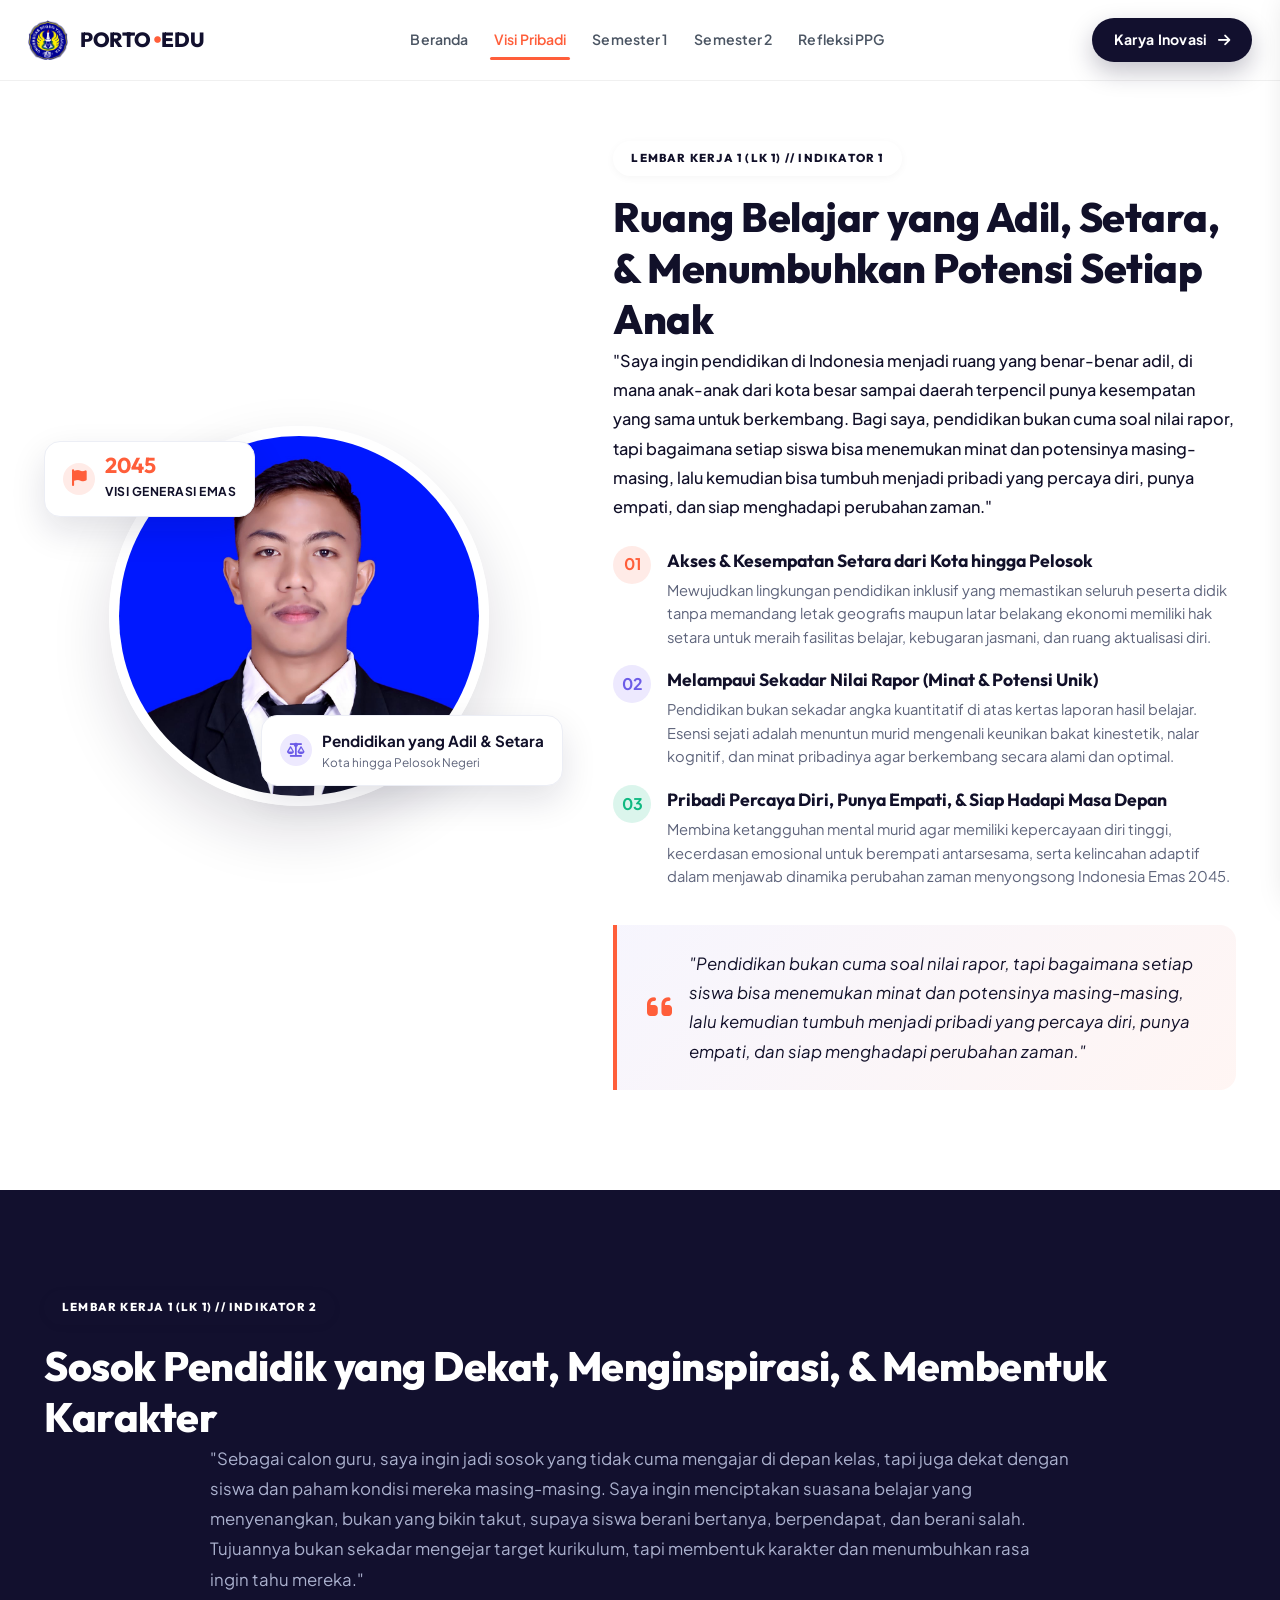
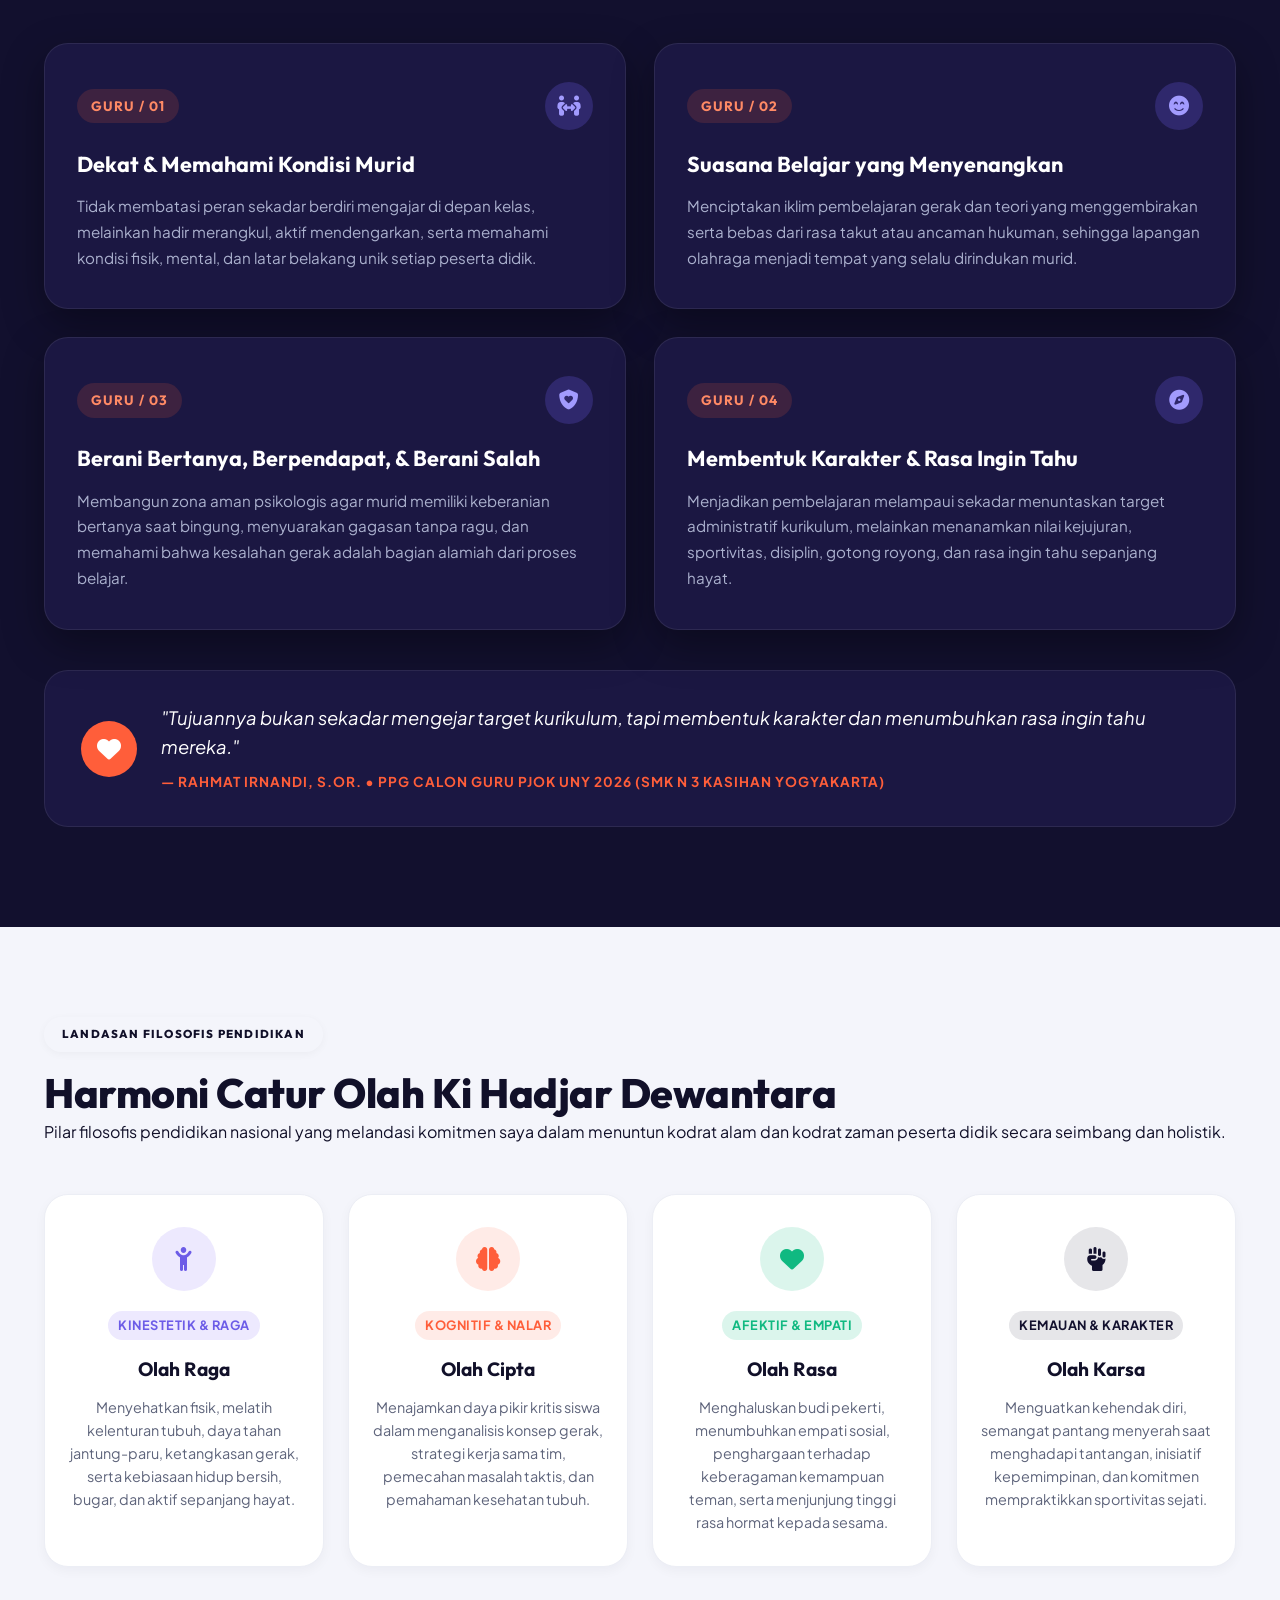
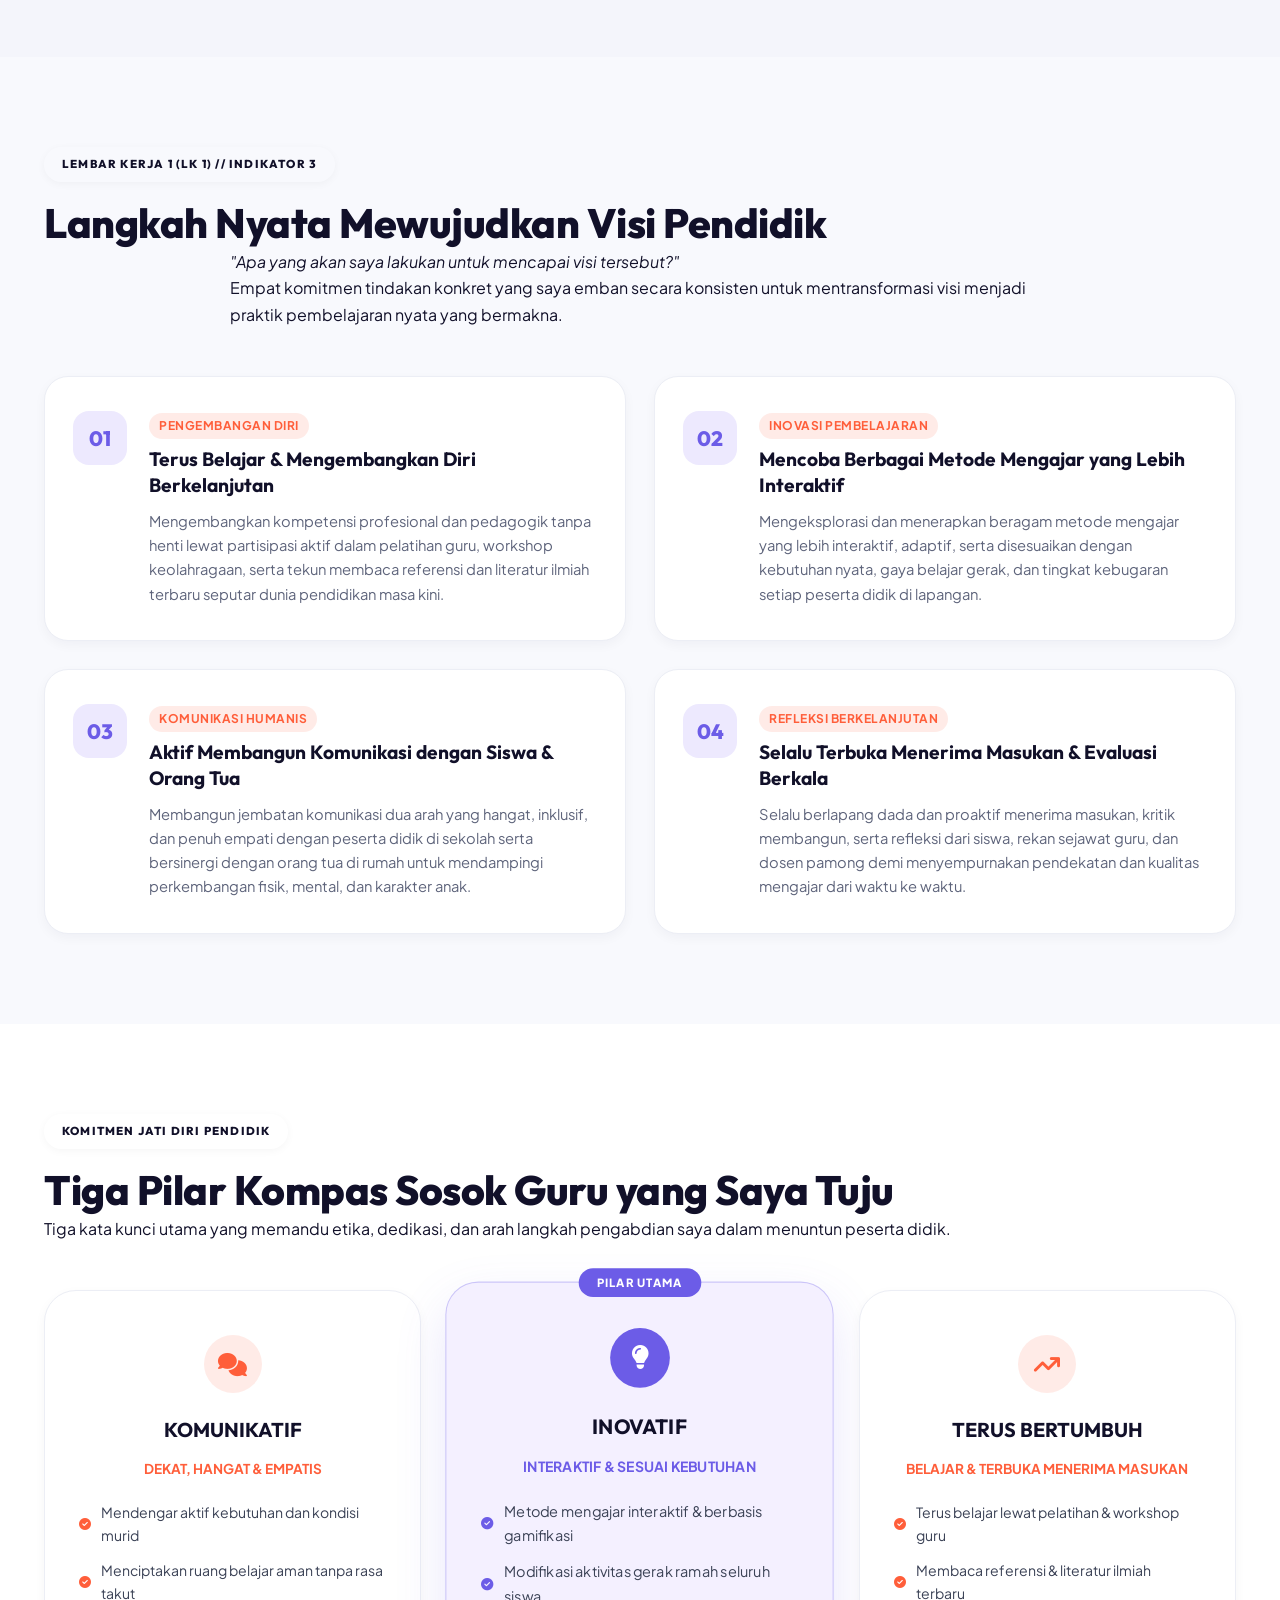
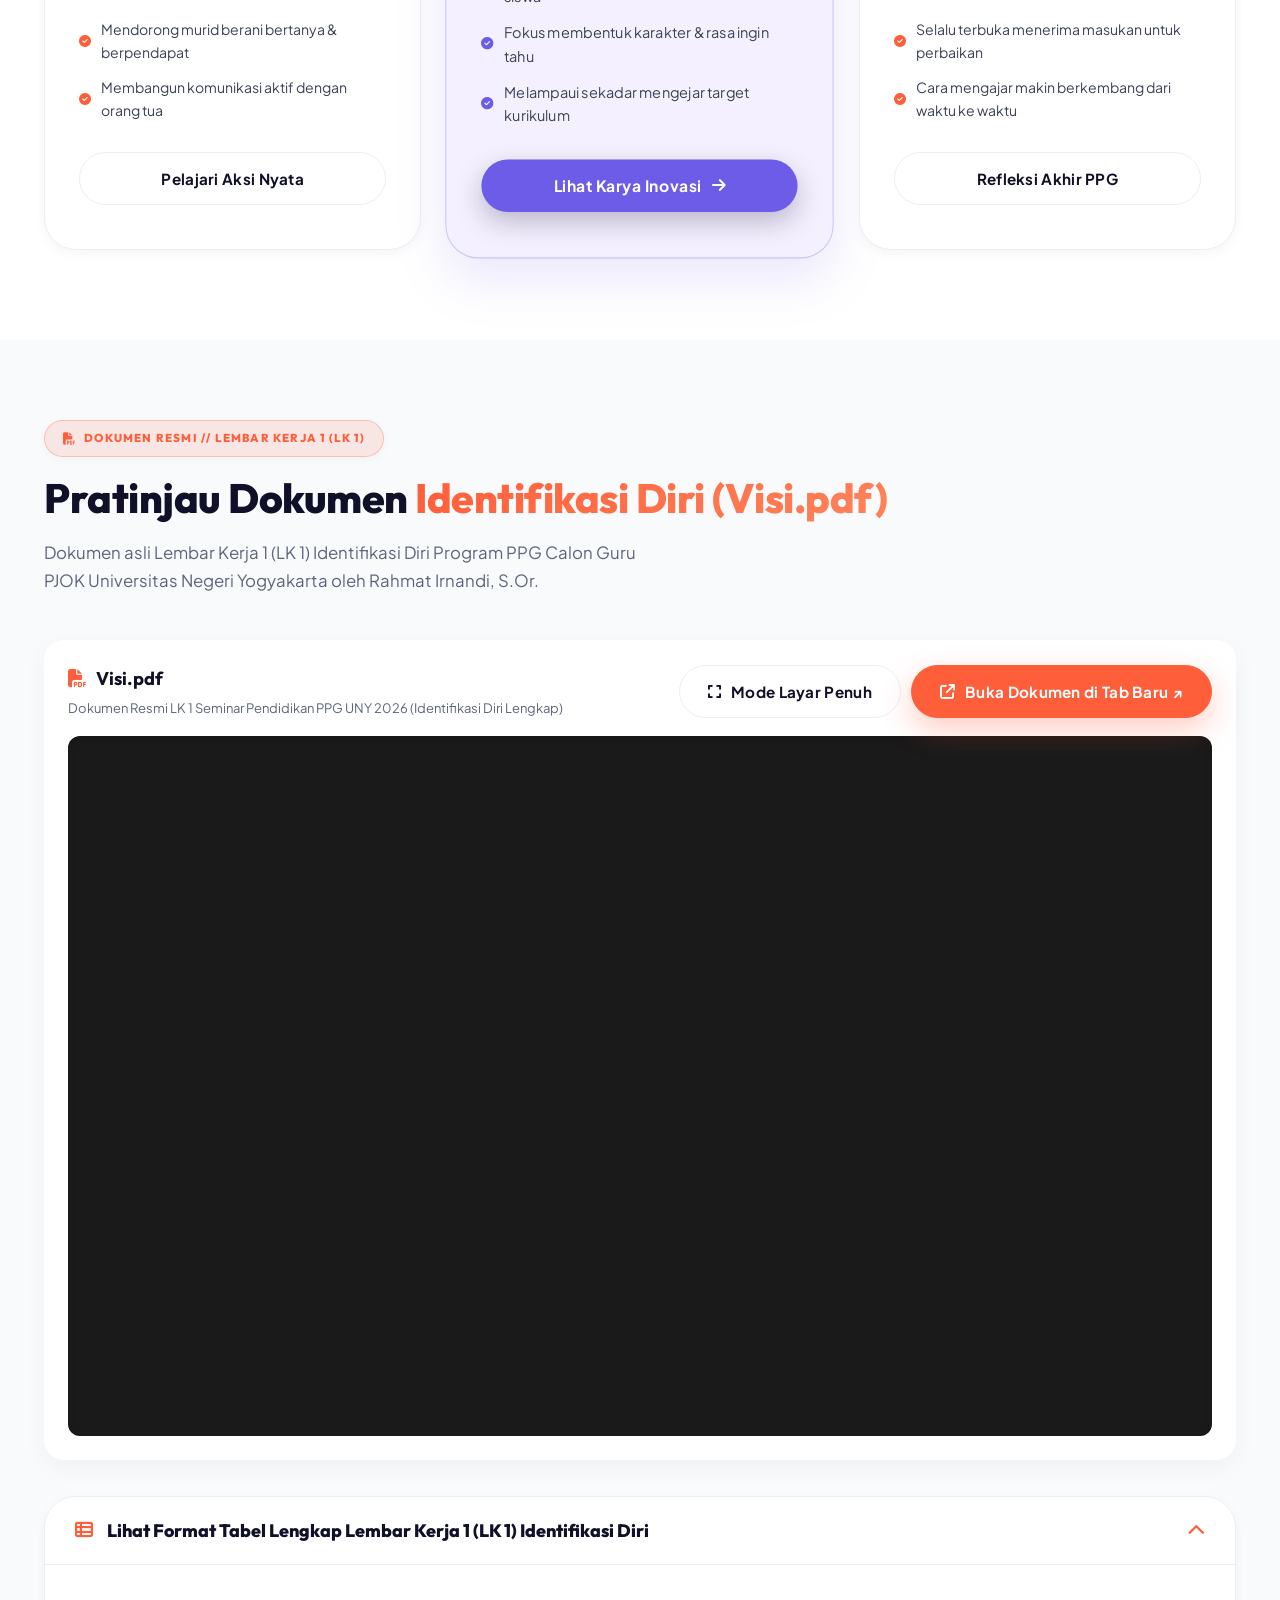
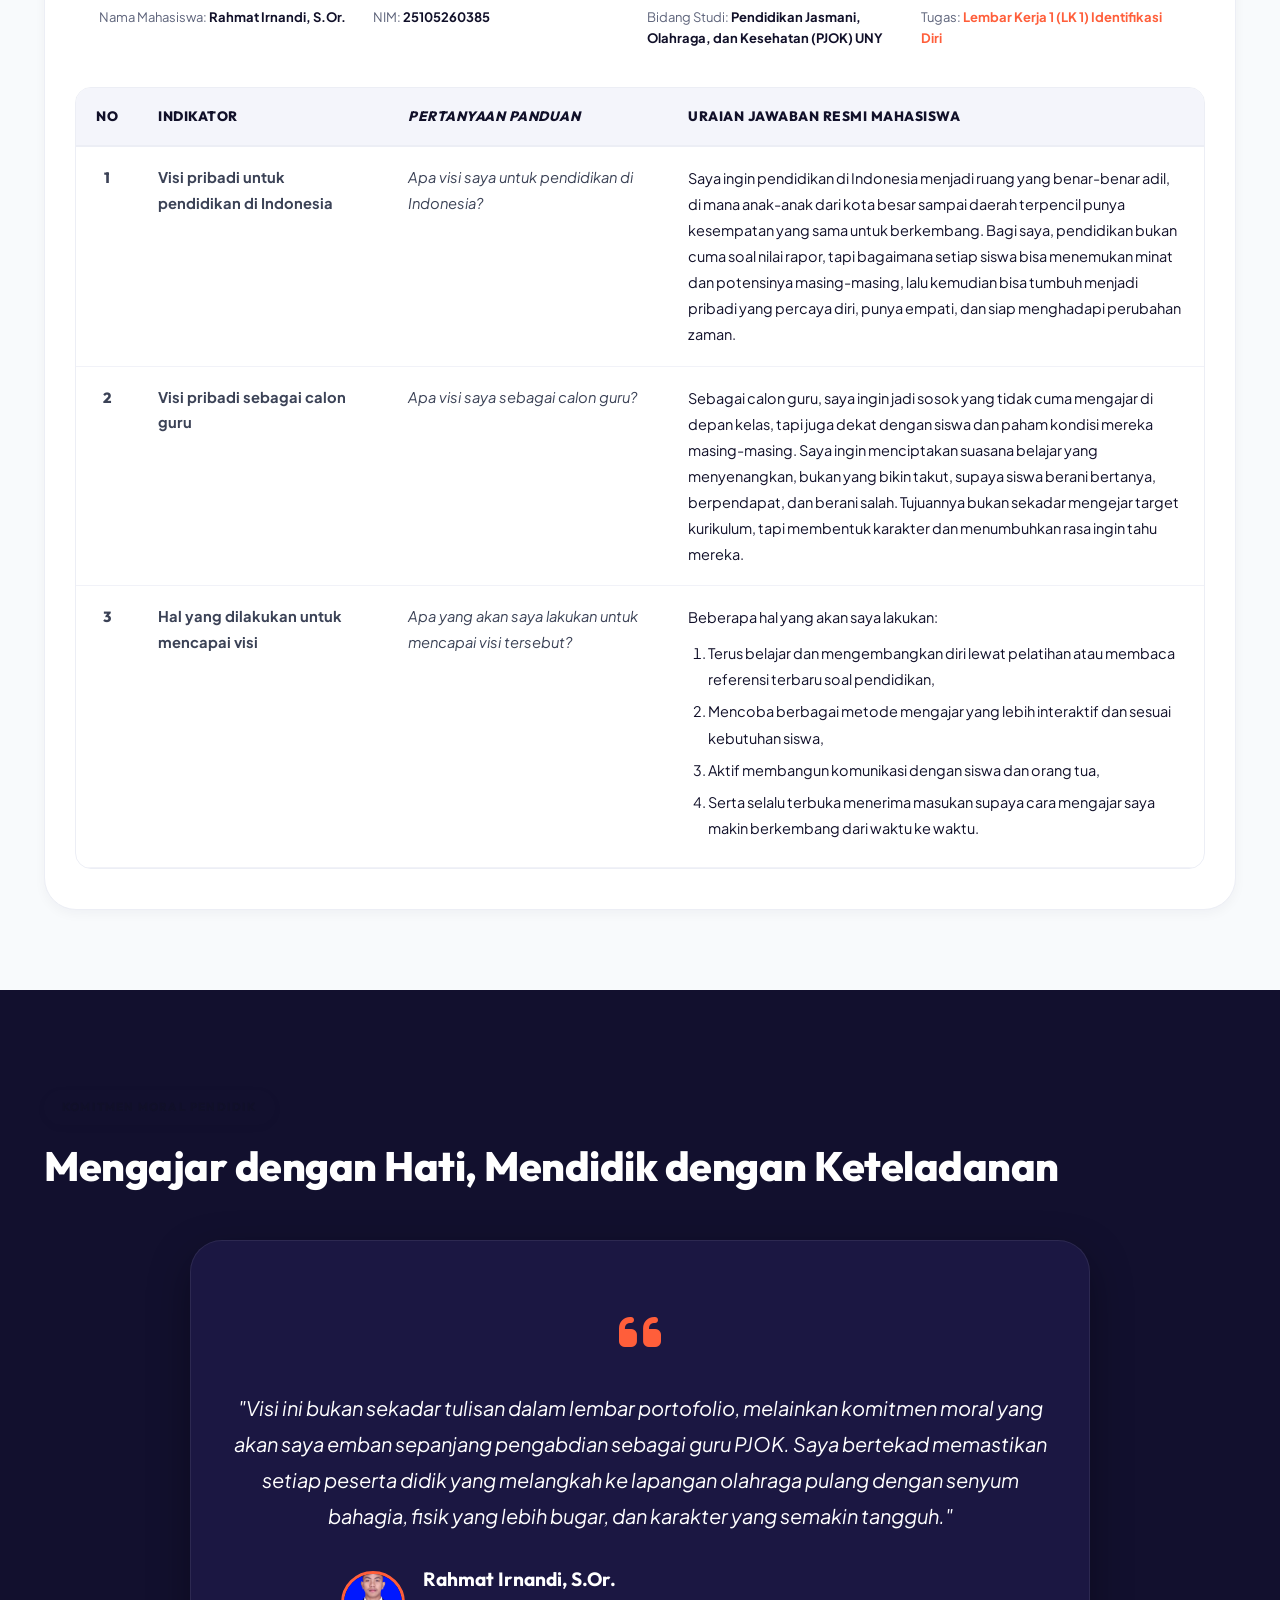
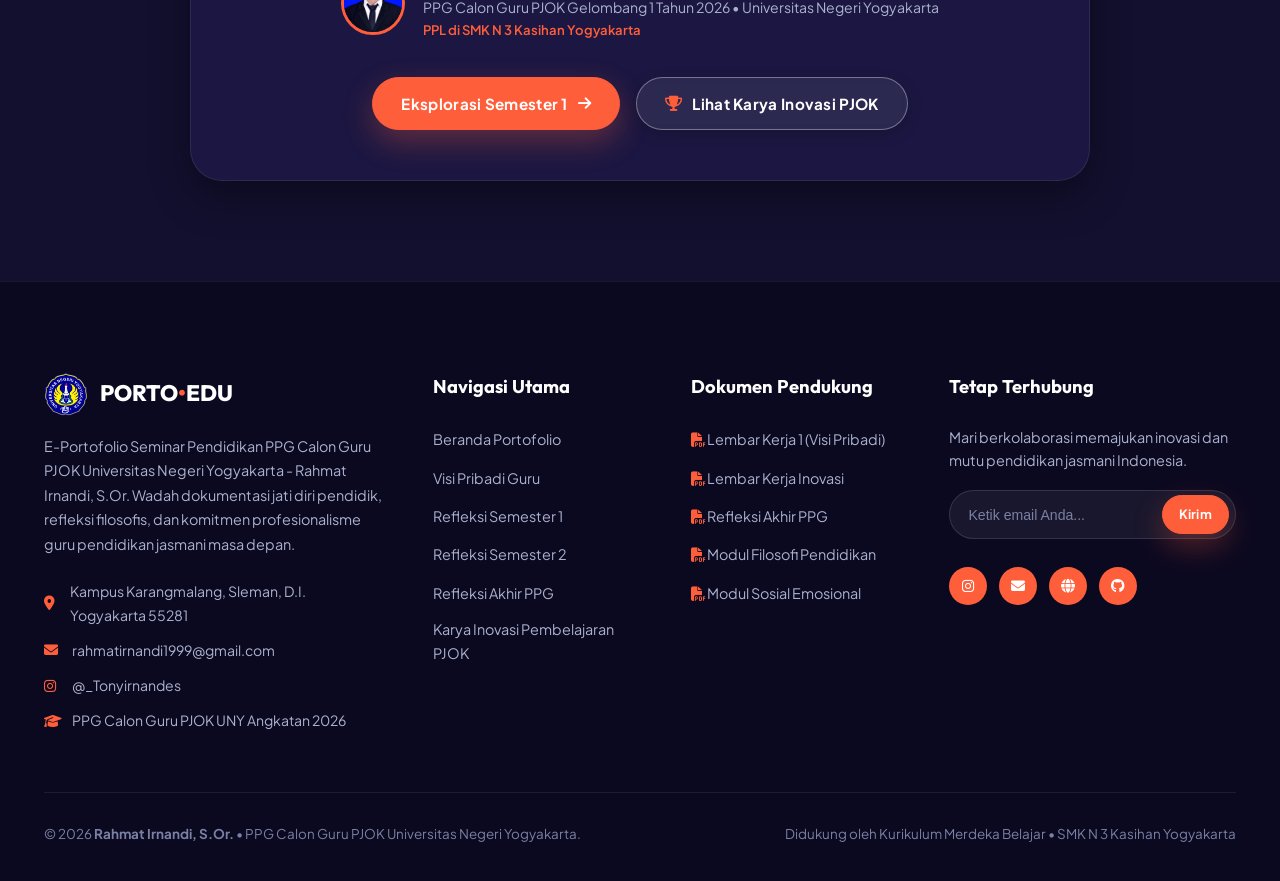
<file: identitas.html>
<!doctype html>
<html lang="id">
  <head>
    <meta charset="UTF-8" />
    <meta name="viewport" content="width=device-width, initial-scale=1.0" />
    <title>Visi Pribadi &amp; Jati Diri Guru PJOK | LK 1 Identifikasi Diri - Rahmat Irnandi, S.Or.</title>
    <meta
      name="description"
      content="Lembar Kerja 1 (LK 1) Identifikasi Diri: Visi pribadi untuk pendidikan di Indonesia, visi pribadi sebagai calon guru, dan langkah nyata mencapainya - Rahmat Irnandi, S.Or. PPG Calon Guru PJOK UNY 2026."
    />

    <!-- Favicon -->
    <link rel="shortcut icon" href="images/Logo Uny outlitne.png" type="image/x-icon" />

    <!-- Google Fonts: Plus Jakarta Sans & Outfit -->
    <link rel="preconnect" href="https://fonts.googleapis.com" />
    <link rel="preconnect" href="https://fonts.gstatic.com" crossorigin />
    <link
      href="https://fonts.googleapis.com/css2?family=Outfit:wght@400;500;600;700;800;900&family=Plus+Jakarta+Sans:ital,wght@0,300;0,400;0,500;0,600;0,700;0,800;1,400&display=swap"
      rel="stylesheet"
    />

    <!-- Font Awesome Icons -->
    <link rel="stylesheet" href="https://cdnjs.cloudflare.com/ajax/libs/font-awesome/6.5.1/css/all.min.css" />

    <!-- MediaPro Design Theme CSS -->
    <link rel="stylesheet" href="css/mediapro.css" />
  </head>

  <body>
    <!-- TOP SCROLL PROGRESS LINE -->
    <div class="scroll-progress-line" id="scrollProgressLine"></div>

    <!-- ==================== 1. NAVBAR ==================== -->
    <header class="navbar-mediapro" id="navbarMediaPro">
      <div class="container nav-container">
        <!-- Brand Logo -->
        <a href="index.html" class="nav-brand" aria-label="Beranda Portofolio">
          <img src="images/logo_uny.png" alt="Logo UNY" class="nav-brand-logo" />
          <span>PORTO<span class="brand-dot">•</span>EDU</span>
        </a>

        <!-- Desktop Navigation Links -->
        <nav class="nav-links">
          <a href="index.html" class="nav-link">Beranda</a>
          <a href="identitas.html" class="nav-link active">Visi Pribadi</a>
          <a href="refleksi-sem1.html" class="nav-link">Semester 1</a>
          <a href="refleksi-sem2.html" class="nav-link">Semester 2</a>
          <a href="refleksi-ppg.html" class="nav-link">Refleksi PPG</a>
        </nav>

        <!-- Right CTA / Contact Info -->
        <div class="nav-cta">
          <a href="karya.html" class="btn btn-primary-dark">
            <span>Karya Inovasi</span>
            <i class="fa-solid fa-arrow-right"></i>
          </a>
          <button class="mobile-menu-btn" id="mobileMenuBtn" aria-label="Buka Menu Navigasi">
            <span></span>
            <span></span>
            <span></span>
          </button>
        </div>
      </div>
    </header>

    <!-- MOBILE NAVIGATION DRAWER -->
    <div class="mobile-overlay" id="mobileOverlay"></div>
    <div class="mobile-drawer" id="mobileDrawer">
      <div class="mobile-drawer-header">
        <div class="nav-brand">
          <img src="images/logo_uny.png" alt="Logo UNY" style="height: 36px" />
          <span>PORTO<span class="brand-dot">•</span>EDU</span>
        </div>
        <button class="mobile-close-btn" id="mobileCloseBtn" aria-label="Tutup Menu">
          <i class="fa-solid fa-xmark"></i>
        </button>
      </div>
      <div class="mobile-drawer-links">
        <a href="index.html" class="mobile-drawer-link">Beranda <i class="fa-solid fa-chevron-right"></i></a>
        <a href="identitas.html" class="mobile-drawer-link active">Visi Pribadi Guru <i class="fa-solid fa-chevron-right"></i></a>
        <a href="refleksi-sem1.html" class="mobile-drawer-link">Semester 1 <i class="fa-solid fa-chevron-right"></i></a>
        <a href="refleksi-sem2.html" class="mobile-drawer-link">Semester 2 <i class="fa-solid fa-chevron-right"></i></a>
        <a href="refleksi-ppg.html" class="mobile-drawer-link">Refleksi PPG <i class="fa-solid fa-chevron-right"></i></a>
      </div>
      <div class="mobile-drawer-footer">
        <a href="mailto:rahmatirnandi1999@gmail.com" class="btn btn-orange" style="width: 100%; justify-content: center">
          <i class="fa-solid fa-envelope"></i>
          <span>Hubungi Pengembang</span>
        </a>
      </div>
    </div>

    <main>
      <!-- ==================== 1. VISI PRIBADI UNTUK PENDIDIKAN DI INDONESIA (INDIKATOR 1) ==================== -->
      <section class="section-about" id="visi" style="padding-top: 60px">
        <div class="container">
          <div class="about-grid">
            <!-- Left: Visual Stage with Teacher Portrait -->
            <div class="about-visual-stage reveal-init">
              <div class="about-photo-frame">
                <img src="images/PAS_foto_ppg.jpeg" alt="Rahmat Irnandi, S.Or. - Guru PJOK" />
              </div>

              <!-- Floating Stat Top-Left: 2045 Visi Generasi Emas -->
              <div class="about-stat-floating about-stat-top">
                <div class="stat-check-badge">
                  <div class="check-circle" style="background: var(--accent-orange-light); color: var(--accent-orange); font-size: 1.05rem">
                    <i class="fa-solid fa-flag"></i>
                  </div>
                  <div>
                    <strong style="color: var(--accent-orange); font-size: 1.35rem; font-family: var(--font-heading); line-height: 1.1">2045</strong>
                    <small style="font-weight: 700; color: var(--text-dark); text-transform: uppercase; letter-spacing: 0.5px">Visi Generasi Emas</small>
                  </div>
                </div>
              </div>

              <!-- Floating Stat Bottom-Right: Equality Badge -->
              <div class="about-stat-floating about-chart-card">
                <div class="stat-check-badge">
                  <div class="check-circle" style="background: var(--accent-purple-light); color: var(--accent-purple)">
                    <i class="fa-solid fa-scale-balanced"></i>
                  </div>
                  <div>
                    <strong style="font-size: 0.95rem; color: var(--text-dark)">Pendidikan yang Adil &amp; Setara</strong>
                    <small>Kota hingga Pelosok Negeri</small>
                  </div>
                </div>
              </div>
            </div>

            <!-- Right: Content & Strategic Vision -->
            <div class="about-content">
              <span class="badge-pill">LEMBAR KERJA 1 (LK 1) // INDIKATOR 1</span>

              <h2 class="section-title">
                Ruang Belajar yang Adil, Setara, &amp; Menumbuhkan Potensi Setiap Anak
              </h2>

              <p class="section-desc" style="font-size: 1.02rem; line-height: 1.8; color: var(--text-dark); font-weight: 500">
                "Saya ingin pendidikan di Indonesia menjadi ruang yang benar-benar adil, di mana anak-anak dari kota besar sampai daerah terpencil punya kesempatan yang sama untuk berkembang. Bagi saya, pendidikan bukan cuma soal nilai rapor, tapi bagaimana setiap siswa bisa menemukan minat dan potensinya masing-masing, lalu kemudian bisa tumbuh menjadi pribadi yang percaya diri, punya empati, dan siap menghadapi perubahan zaman."
              </p>

              <!-- Vision Points Grid -->
              <div style="display: flex; flex-direction: column; gap: 16px; margin: 24px 0">
                <div style="display: flex; gap: 16px; align-items: flex-start">
                  <div style="width: 38px; height: 38px; border-radius: 50%; background: var(--accent-orange-light); color: var(--accent-orange); display: flex; align-items: center; justify-content: center; flex-shrink: 0; font-weight: 700">
                    01
                  </div>
                  <div>
                    <h4 style="font-family: var(--font-heading); font-size: 1.1rem; font-weight: 700; color: var(--text-dark); margin-bottom: 4px">
                      Akses &amp; Kesempatan Setara dari Kota hingga Pelosok
                    </h4>
                    <p style="font-size: 0.92rem; color: var(--text-dark-muted); line-height: 1.6">
                      Mewujudkan lingkungan pendidikan inklusif yang memastikan seluruh peserta didik tanpa memandang letak geografis maupun latar belakang ekonomi memiliki hak setara untuk meraih fasilitas belajar, kebugaran jasmani, dan ruang aktualisasi diri.
                    </p>
                  </div>
                </div>

                <div style="display: flex; gap: 16px; align-items: flex-start">
                  <div style="width: 38px; height: 38px; border-radius: 50%; background: var(--accent-purple-light); color: var(--accent-purple); display: flex; align-items: center; justify-content: center; flex-shrink: 0; font-weight: 700">
                    02
                  </div>
                  <div>
                    <h4 style="font-family: var(--font-heading); font-size: 1.1rem; font-weight: 700; color: var(--text-dark); margin-bottom: 4px">
                      Melampaui Sekadar Nilai Rapor (Minat &amp; Potensi Unik)
                    </h4>
                    <p style="font-size: 0.92rem; color: var(--text-dark-muted); line-height: 1.6">
                      Pendidikan bukan sekadar angka kuantitatif di atas kertas laporan hasil belajar. Esensi sejati adalah menuntun murid mengenali keunikan bakat kinestetik, nalar kognitif, dan minat pribadinya agar berkembang secara alami dan optimal.
                    </p>
                  </div>
                </div>

                <div style="display: flex; gap: 16px; align-items: flex-start">
                  <div style="width: 38px; height: 38px; border-radius: 50%; background: rgba(16, 185, 129, 0.15); color: var(--accent-green); display: flex; align-items: center; justify-content: center; flex-shrink: 0; font-weight: 700">
                    03
                  </div>
                  <div>
                    <h4 style="font-family: var(--font-heading); font-size: 1.1rem; font-weight: 700; color: var(--text-dark); margin-bottom: 4px">
                      Pribadi Percaya Diri, Punya Empati, &amp; Siap Hadapi Masa Depan
                    </h4>
                    <p style="font-size: 0.92rem; color: var(--text-dark-muted); line-height: 1.6">
                      Membina ketangguhan mental murid agar memiliki kepercayaan diri tinggi, kecerdasan emosional untuk berempati antarsesama, serta kelincahan adaptif dalam menjawab dinamika perubahan zaman menyongsong Indonesia Emas 2045.
                    </p>
                  </div>
                </div>
              </div>

              <!-- Quote Strip Callout -->
              <div class="quote-strip-mediapro">
                <i class="fa-solid fa-quote-left"></i>
                <div>
                  "Pendidikan bukan cuma soal nilai rapor, tapi bagaimana setiap siswa bisa menemukan minat dan potensinya masing-masing, lalu kemudian tumbuh menjadi pribadi yang percaya diri, punya empati, dan siap menghadapi perubahan zaman."
                </div>
              </div>
            </div>
          </div>
        </div>
      </section>

      <!-- ==================== 2. VISI PRIBADI SEBAGAI CALON GURU (INDIKATOR 2 - DARK THEME) ==================== -->
      <section class="services-section-dark" id="guru" style="background: var(--bg-dark); padding: 100px 0">
        <div class="container">
          <!-- Section Heading -->
          <div class="section-head text-center">
            <span class="badge-pill dark-pill">LEMBAR KERJA 1 (LK 1) // INDIKATOR 2</span>
            <h2 class="section-title text-white">
              Sosok Pendidik yang Dekat, Menginspirasi, &amp; Membentuk Karakter
            </h2>
            <p class="section-desc text-white-muted" style="max-width: 860px; margin: 0 auto; font-size: 1.05rem; line-height: 1.8">
              "Sebagai calon guru, saya ingin jadi sosok yang tidak cuma mengajar di depan kelas, tapi juga dekat dengan siswa dan paham kondisi mereka masing-masing. Saya ingin menciptakan suasana belajar yang menyenangkan, bukan yang bikin takut, supaya siswa berani bertanya, berpendapat, dan berani salah. Tujuannya bukan sekadar mengejar target kurikulum, tapi membentuk karakter dan menumbuhkan rasa ingin tahu mereka."
            </p>
          </div>

          <!-- 4 Cards Grid in Dark Mode (2x2 Grid) -->
          <div class="vision-grid">
            <!-- Card 1 -->
            <article class="vision-card-dark">
              <div class="vision-card-header">
                <span class="vision-card-num">GURU / 01</span>
                <div class="vision-card-icon">
                  <i class="fa-solid fa-people-arrows"></i>
                </div>
              </div>
              <h3>Dekat &amp; Memahami Kondisi Murid</h3>
              <p>
                Tidak membatasi peran sekadar berdiri mengajar di depan kelas, melainkan hadir merangkul, aktif mendengarkan, serta memahami kondisi fisik, mental, dan latar belakang unik setiap peserta didik.
              </p>
            </article>

            <!-- Card 2 -->
            <article class="vision-card-dark">
              <div class="vision-card-header">
                <span class="vision-card-num">GURU / 02</span>
                <div class="vision-card-icon">
                  <i class="fa-solid fa-face-smile-beam"></i>
                </div>
              </div>
              <h3>Suasana Belajar yang Menyenangkan</h3>
              <p>
                Menciptakan iklim pembelajaran gerak dan teori yang menggembirakan serta bebas dari rasa takut atau ancaman hukuman, sehingga lapangan olahraga menjadi tempat yang selalu dirindukan murid.
              </p>
            </article>

            <!-- Card 3 -->
            <article class="vision-card-dark">
              <div class="vision-card-header">
                <span class="vision-card-num">GURU / 03</span>
                <div class="vision-card-icon">
                  <i class="fa-solid fa-shield-heart"></i>
                </div>
              </div>
              <h3>Berani Bertanya, Berpendapat, &amp; Berani Salah</h3>
              <p>
                Membangun zona aman psikologis agar murid memiliki keberanian bertanya saat bingung, menyuarakan gagasan tanpa ragu, dan memahami bahwa kesalahan gerak adalah bagian alamiah dari proses belajar.
              </p>
            </article>

            <!-- Card 4 -->
            <article class="vision-card-dark">
              <div class="vision-card-header">
                <span class="vision-card-num">GURU / 04</span>
                <div class="vision-card-icon">
                  <i class="fa-solid fa-compass"></i>
                </div>
              </div>
              <h3>Membentuk Karakter &amp; Rasa Ingin Tahu</h3>
              <p>
                Menjadikan pembelajaran melampaui sekadar menuntaskan target administratif kurikulum, melainkan menanamkan nilai kejujuran, sportivitas, disiplin, gotong royong, dan rasa ingin tahu sepanjang hayat.
              </p>
            </article>
          </div>

          <!-- Bottom Quote Box in Dark Theme -->
          <div style="background: var(--bg-dark-card); border: 1px solid var(--bg-dark-border); border-radius: var(--radius-lg); padding: 32px 36px; margin-top: 40px; display: flex; align-items: center; gap: 24px">
            <div style="width: 56px; height: 56px; border-radius: 50%; background: var(--accent-orange); color: #fff; display: flex; align-items: center; justify-content: center; font-size: 1.5rem; flex-shrink: 0">
              <i class="fa-solid fa-heart"></i>
            </div>
            <div>
              <p style="color: #ffffff; font-size: 1.15rem; font-style: italic; margin-bottom: 6px; line-height: 1.6">
                "Tujuannya bukan sekadar mengejar target kurikulum, tapi membentuk karakter dan menumbuhkan rasa ingin tahu mereka."
              </p>
              <span style="font-size: 0.85rem; color: var(--accent-orange); font-weight: 700; text-transform: uppercase; letter-spacing: 1px">
                — Rahmat Irnandi, S.Or. • PPG Calon Guru PJOK UNY 2026 (SMK N 3 Kasihan Yogyakarta)
              </span>
            </div>
          </div>
        </div>
      </section>

      <!-- ==================== 3. FILOSOFI KI HADJAR DEWANTARA (LIGHT) ==================== -->
      <section class="about-section" id="filosofi" style="background: var(--bg-light-soft); padding: 90px 0">
        <div class="container">
          <!-- Section Heading -->
          <div class="section-head text-center">
            <span class="badge-pill">LANDASAN FILOSOFIS PENDIDIKAN</span>
            <h2 class="section-title">
              Harmoni Catur Olah Ki Hadjar Dewantara
            </h2>
            <p class="section-desc">
              Pilar filosofis pendidikan nasional yang melandasi komitmen saya dalam menuntun kodrat alam dan kodrat zaman peserta didik secara seimbang dan holistik.
            </p>
          </div>

          <!-- 4 Pillars Grid -->
          <div class="khd-grid">
            <!-- Pillar 1: Olah Raga -->
            <div class="khd-card">
              <div class="khd-icon-circle" style="background: var(--accent-purple-light); color: var(--accent-purple)">
                <i class="fa-solid fa-child-reaching"></i>
              </div>
              <span class="khd-subtitle" style="background: var(--accent-purple-light); color: var(--accent-purple)">Kinestetik &amp; Raga</span>
              <h4>Olah Raga</h4>
              <p>
                Menyehatkan fisik, melatih kelenturan tubuh, daya tahan jantung-paru, ketangkasan gerak, serta kebiasaan hidup bersih, bugar, dan aktif sepanjang hayat.
              </p>
            </div>

            <!-- Pillar 2: Olah Cipta -->
            <div class="khd-card">
              <div class="khd-icon-circle" style="background: var(--accent-orange-light); color: var(--accent-orange)">
                <i class="fa-solid fa-brain"></i>
              </div>
              <span class="khd-subtitle" style="background: var(--accent-orange-light); color: var(--accent-orange)">Kognitif &amp; Nalar</span>
              <h4>Olah Cipta</h4>
              <p>
                Menajamkan daya pikir kritis siswa dalam menganalisis konsep gerak, strategi kerja sama tim, pemecahan masalah taktis, dan pemahaman kesehatan tubuh.
              </p>
            </div>

            <!-- Pillar 3: Olah Rasa -->
            <div class="khd-card">
              <div class="khd-icon-circle" style="background: rgba(16, 185, 129, 0.15); color: var(--accent-green)">
                <i class="fa-solid fa-heart"></i>
              </div>
              <span class="khd-subtitle" style="background: rgba(16, 185, 129, 0.15); color: var(--accent-green)">Afektif &amp; Empati</span>
              <h4>Olah Rasa</h4>
              <p>
                Menghaluskan budi pekerti, menumbuhkan empati sosial, penghargaan terhadap keberagaman kemampuan teman, serta menjunjung tinggi rasa hormat kepada sesama.
              </p>
            </div>

            <!-- Pillar 4: Olah Karsa -->
            <div class="khd-card">
              <div class="khd-icon-circle" style="background: rgba(18, 16, 46, 0.1); color: var(--bg-dark)">
                <i class="fa-solid fa-hand-fist"></i>
              </div>
              <span class="khd-subtitle" style="background: rgba(18, 16, 46, 0.1); color: var(--bg-dark)">Kemauan &amp; Karakter</span>
              <h4>Olah Karsa</h4>
              <p>
                Menguatkan kehendak diri, semangat pantang menyerah saat menghadapi tantangan, inisiatif kepemimpinan, dan komitmen mempraktikkan sportivitas sejati.
              </p>
            </div>
          </div>
        </div>
      </section>

      <!-- ==================== 4. HAL YANG DILAKUKAN UNTUK MENCAPAI VISI (INDIKATOR 3) ==================== -->
      <section class="about-section" id="aksi" style="padding: 90px 0">
        <div class="container">
          <!-- Section Heading -->
          <div class="section-head text-center">
            <span class="badge-pill">LEMBAR KERJA 1 (LK 1) // INDIKATOR 3</span>
            <h2 class="section-title">
              Langkah Nyata Mewujudkan Visi Pendidik
            </h2>
            <p class="section-desc" style="max-width: 820px; margin: 0 auto">
              <em>"Apa yang akan saya lakukan untuk mencapai visi tersebut?"</em><br />
              Empat komitmen tindakan konkret yang saya emban secara konsisten untuk mentransformasi visi menjadi praktik pembelajaran nyata yang bermakna.
            </p>
          </div>

          <!-- 4 Action Steps Grid -->
          <div class="action-steps-grid">
            <!-- Step 1 -->
            <article class="action-step-card">
              <div class="action-num-badge">01</div>
              <div class="action-body">
                <span class="action-category-tag">Pengembangan Diri</span>
                <h4>Terus Belajar &amp; Mengembangkan Diri Berkelanjutan</h4>
                <p>
                  Mengembangkan kompetensi profesional dan pedagogik tanpa henti lewat partisipasi aktif dalam pelatihan guru, workshop keolahragaan, serta tekun membaca referensi dan literatur ilmiah terbaru seputar dunia pendidikan masa kini.
                </p>
              </div>
            </article>

            <!-- Step 2 -->
            <article class="action-step-card">
              <div class="action-num-badge">02</div>
              <div class="action-body">
                <span class="action-category-tag">Inovasi Pembelajaran</span>
                <h4>Mencoba Berbagai Metode Mengajar yang Lebih Interaktif</h4>
                <p>
                  Mengeksplorasi dan menerapkan beragam metode mengajar yang lebih interaktif, adaptif, serta disesuaikan dengan kebutuhan nyata, gaya belajar gerak, dan tingkat kebugaran setiap peserta didik di lapangan.
                </p>
              </div>
            </article>

            <!-- Step 3 -->
            <article class="action-step-card">
              <div class="action-num-badge">03</div>
              <div class="action-body">
                <span class="action-category-tag">Komunikasi Humanis</span>
                <h4>Aktif Membangun Komunikasi dengan Siswa &amp; Orang Tua</h4>
                <p>
                  Membangun jembatan komunikasi dua arah yang hangat, inklusif, dan penuh empati dengan peserta didik di sekolah serta bersinergi dengan orang tua di rumah untuk mendampingi perkembangan fisik, mental, dan karakter anak.
                </p>
              </div>
            </article>

            <!-- Step 4 -->
            <article class="action-step-card">
              <div class="action-num-badge">04</div>
              <div class="action-body">
                <span class="action-category-tag">Refleksi Berkelanjutan</span>
                <h4>Selalu Terbuka Menerima Masukan &amp; Evaluasi Berkala</h4>
                <p>
                  Selalu berlapang dada dan proaktif menerima masukan, kritik membangun, serta refleksi dari siswa, rekan sejawat guru, dan dosen pamong demi menyempurnakan pendekatan dan kualitas mengajar dari waktu ke waktu.
                </p>
              </div>
            </article>
          </div>
        </div>
      </section>

      <!-- ==================== 5. TIGA PILAR KOMPAS SOSOK GURU (KOMITMEN JATI DIRI) ==================== -->
      <section class="section-pricing" id="komitmen" style="background: var(--bg-white); padding: 90px 0">
        <div class="container">
          <!-- Section Heading -->
          <div class="section-head text-center">
            <span class="badge-pill">KOMITMEN JATI DIRI PENDIDIK</span>
            <h2 class="section-title">
              Tiga Pilar Kompas Sosok Guru yang Saya Tuju
            </h2>
            <p class="section-desc">
              Tiga kata kunci utama yang memandu etika, dedikasi, dan arah langkah pengabdian saya dalam menuntun peserta didik.
            </p>
          </div>

          <!-- 3 Pillars Grid -->
          <div class="pricing-grid">
            <!-- Pillar 1: Komunikatif -->
            <div class="pricing-tier-card">
              <div class="tier-icon-circle">
                <i class="fa-solid fa-comments"></i>
              </div>
              <h3 class="tier-name">KOMUNIKATIF</h3>
              <p style="text-align: center; font-size: 0.85rem; color: var(--accent-orange); font-weight: 700; margin-bottom: 20px; text-transform: uppercase">
                Dekat, Hangat &amp; Empatis
              </p>
              <ul class="tier-features" style="border: none; padding: 0; margin-bottom: 30px">
                <li><i class="fa-solid fa-circle-check"></i> <span>Mendengar aktif kebutuhan dan kondisi murid</span></li>
                <li><i class="fa-solid fa-circle-check"></i> <span>Menciptakan ruang belajar aman tanpa rasa takut</span></li>
                <li><i class="fa-solid fa-circle-check"></i> <span>Mendorong murid berani bertanya &amp; berpendapat</span></li>
                <li><i class="fa-solid fa-circle-check"></i> <span>Membangun komunikasi aktif dengan orang tua</span></li>
              </ul>
              <a href="#aksi" class="btn btn-outline-dark" style="width: 100%; justify-content: center">
                <span>Pelajari Aksi Nyata</span>
              </a>
            </div>

            <!-- Pillar 2: Inovatif (Featured Card) -->
            <div class="pricing-tier-card featured-tier">
              <div class="tier-top-badge">PILAR UTAMA</div>
              <div class="tier-icon-circle">
                <i class="fa-solid fa-lightbulb"></i>
              </div>
              <h3 class="tier-name">INOVATIF</h3>
              <p style="text-align: center; font-size: 0.85rem; color: var(--accent-purple); font-weight: 700; margin-bottom: 20px; text-transform: uppercase">
                Interaktif &amp; Sesuai Kebutuhan
              </p>
              <ul class="tier-features" style="border: none; padding: 0; margin-bottom: 30px">
                <li><i class="fa-solid fa-circle-check"></i> <span>Metode mengajar interaktif &amp; berbasis gamifikasi</span></li>
                <li><i class="fa-solid fa-circle-check"></i> <span>Modifikasi aktivitas gerak ramah seluruh siswa</span></li>
                <li><i class="fa-solid fa-circle-check"></i> <span>Fokus membentuk karakter &amp; rasa ingin tahu</span></li>
                <li><i class="fa-solid fa-circle-check"></i> <span>Melampaui sekadar mengejar target kurikulum</span></li>
              </ul>
              <a href="karya.html" class="btn btn-primary-dark" style="width: 100%; justify-content: center; background: var(--accent-purple); border-color: var(--accent-purple)">
                <span>Lihat Karya Inovasi</span>
                <i class="fa-solid fa-arrow-right"></i>
              </a>
            </div>

            <!-- Pillar 3: Terus Bertumbuh -->
            <div class="pricing-tier-card">
              <div class="tier-icon-circle">
                <i class="fa-solid fa-arrow-trend-up"></i>
              </div>
              <h3 class="tier-name">TERUS BERTUMBUH</h3>
              <p style="text-align: center; font-size: 0.85rem; color: var(--accent-orange); font-weight: 700; margin-bottom: 20px; text-transform: uppercase">
                Belajar &amp; Terbuka Menerima Masukan
              </p>
              <ul class="tier-features" style="border: none; padding: 0; margin-bottom: 30px">
                <li><i class="fa-solid fa-circle-check"></i> <span>Terus belajar lewat pelatihan &amp; workshop guru</span></li>
                <li><i class="fa-solid fa-circle-check"></i> <span>Membaca referensi &amp; literatur ilmiah terbaru</span></li>
                <li><i class="fa-solid fa-circle-check"></i> <span>Selalu terbuka menerima masukan untuk perbaikan</span></li>
                <li><i class="fa-solid fa-circle-check"></i> <span>Cara mengajar makin berkembang dari waktu ke waktu</span></li>
              </ul>
              <a href="refleksi-ppg.html" class="btn btn-outline-dark" style="width: 100%; justify-content: center">
                <span>Refleksi Akhir PPG</span>
              </a>
            </div>
          </div>
        </div>
      </section>

      <!-- ==================== 6. PRATINJAU DOKUMEN ASLI LK 1 & FORMAT TABEL LENGKAP ==================== -->
      <section class="content-section" id="dokumen-asli" style="background: #F8FAFC; padding: 80px 0">
        <div class="container">
          <div class="section-header">
            <div class="section-tagline">
              <i class="fa-solid fa-file-pdf"></i> DOKUMEN RESMI // LEMBAR KERJA 1 (LK 1)
            </div>
            <h2 class="section-title">
              Pratinjau Dokumen <span class="text-gradient">Identifikasi Diri (Visi.pdf)</span>
            </h2>
            <p class="section-subtitle">
              Dokumen asli Lembar Kerja 1 (LK 1) Identifikasi Diri Program PPG Calon Guru PJOK Universitas Negeri Yogyakarta oleh Rahmat Irnandi, S.Or.
            </p>
          </div>

          <div class="document-preview-section">
            <div style="display: flex; justify-content: space-between; align-items: center; margin-bottom: 16px; flex-wrap: wrap; gap: 12px;">
              <div>
                <h4 style="font-family: var(--font-heading); font-size: 1.15rem; font-weight: 700; color: var(--text-dark); margin-bottom: 4px;">
                  <i class="fa-solid fa-file-pdf" style="color: var(--accent-orange); margin-right: 6px;"></i> Visi.pdf
                </h4>
                <p style="font-size: 13px; color: var(--text-dark-muted); margin: 0;">Dokumen Resmi LK 1 Seminar Pendidikan PPG UNY 2026 (Identifikasi Diri Lengkap)</p>
              </div>
              <div style="display: flex; gap: 10px; flex-wrap: wrap;">
                <button type="button" class="btn btn-outline" onclick="openDocument('dokumen/Visi.pdf', 'Dokumen LK 1: Identifikasi Diri - Rahmat Irnandi, S.Or.')">
                  <i class="fa-solid fa-expand"></i> Mode Layar Penuh
                </button>
                <a href="dokumen/Visi.pdf" target="_blank" class="btn btn-orange">
                  <i class="fa-solid fa-arrow-up-right-from-square"></i> Buka Dokumen di Tab Baru ↗
                </a>
              </div>
            </div>

            <div class="iframe-container">
              <iframe src="dokumen/Visi.pdf" width="100%" height="100%" style="border: none;" title="Dokumen LK 1 Visi Identifikasi Diri"></iframe>
            </div>
          </div>

          <!-- LK 1 Accordion & Full Table -->
          <div class="lk4-accordion" style="margin-top: 36px">
            <button type="button" class="accordion-trigger active" id="accordionTrigger" onclick="toggleAccordion()">
              <div class="accordion-trigger-inner">
                <i class="fa-solid fa-table-list" style="color: var(--accent-orange);"></i>
                <span>Lihat Format Tabel Lengkap Lembar Kerja 1 (LK 1) Identifikasi Diri</span>
              </div>
              <i class="fa-solid fa-chevron-down accordion-icon"></i>
            </button>

            <div class="accordion-body open" id="accordionBody">
              <!-- Meta Header Table -->
              <div style="background: #FFFFFF; border: 1px solid var(--border-mediapro); border-radius: 12px; padding: 18px 24px; margin-bottom: 20px;">
                <div style="display: grid; grid-template-columns: repeat(auto-fit, minmax(240px, 1fr)); gap: 14px; font-size: 13px;">
                  <div><span style="color: var(--text-dark-muted);">Nama Mahasiswa:</span> <strong style="color: var(--text-dark);">Rahmat Irnandi, S.Or.</strong></div>
                  <div><span style="color: var(--text-dark-muted);">NIM:</span> <strong style="color: var(--text-dark);">25105260385</strong></div>
                  <div><span style="color: var(--text-dark-muted);">Bidang Studi:</span> <strong style="color: var(--text-dark);">Pendidikan Jasmani, Olahraga, dan Kesehatan (PJOK) UNY</strong></div>
                  <div><span style="color: var(--text-dark-muted);">Tugas:</span> <strong style="color: var(--accent-orange);">Lembar Kerja 1 (LK 1) Identifikasi Diri</strong></div>
                </div>
              </div>

              <!-- Table -->
              <div class="lk4-table-wrap">
                <table class="lk4-table">
                  <thead>
                    <tr>
                      <th class="lk4-col-num" style="width: 60px">No</th>
                      <th class="lk4-col-indicator" style="width: 250px">Indikator</th>
                      <th class="lk4-col-question" style="width: 280px">Pertanyaan Panduan</th>
                      <th class="lk4-col-answer">Uraian Jawaban Resmi Mahasiswa</th>
                    </tr>
                  </thead>
                  <tbody>
                    <!-- INDIKATOR 1 -->
                    <tr>
                      <td class="lk4-col-num">1</td>
                      <td class="lk4-col-indicator">Visi pribadi untuk pendidikan di Indonesia</td>
                      <td class="lk4-col-question">Apa visi saya untuk pendidikan di Indonesia?</td>
                      <td class="lk4-col-answer">
                        <p style="font-size: 14.5px; line-height: 1.8; color: var(--text-dark)">
                          Saya ingin pendidikan di Indonesia menjadi ruang yang benar-benar adil, di mana anak-anak dari kota besar sampai daerah terpencil punya kesempatan yang sama untuk berkembang. Bagi saya, pendidikan bukan cuma soal nilai rapor, tapi bagaimana setiap siswa bisa menemukan minat dan potensinya masing-masing, lalu kemudian bisa tumbuh menjadi pribadi yang percaya diri, punya empati, dan siap menghadapi perubahan zaman.
                        </p>
                      </td>
                    </tr>

                    <!-- INDIKATOR 2 -->
                    <tr>
                      <td class="lk4-col-num">2</td>
                      <td class="lk4-col-indicator">Visi pribadi sebagai calon guru</td>
                      <td class="lk4-col-question">Apa visi saya sebagai calon guru?</td>
                      <td class="lk4-col-answer">
                        <p style="font-size: 14.5px; line-height: 1.8; color: var(--text-dark)">
                          Sebagai calon guru, saya ingin jadi sosok yang tidak cuma mengajar di depan kelas, tapi juga dekat dengan siswa dan paham kondisi mereka masing-masing. Saya ingin menciptakan suasana belajar yang menyenangkan, bukan yang bikin takut, supaya siswa berani bertanya, berpendapat, dan berani salah. Tujuannya bukan sekadar mengejar target kurikulum, tapi membentuk karakter dan menumbuhkan rasa ingin tahu mereka.
                        </p>
                      </td>
                    </tr>

                    <!-- INDIKATOR 3 -->
                    <tr>
                      <td class="lk4-col-num">3</td>
                      <td class="lk4-col-indicator">Hal yang dilakukan untuk mencapai visi</td>
                      <td class="lk4-col-question">Apa yang akan saya lakukan untuk mencapai visi tersebut?</td>
                      <td class="lk4-col-answer">
                        <p style="font-size: 14.5px; line-height: 1.8; color: var(--text-dark); margin-bottom: 10px">
                          Beberapa hal yang akan saya lakukan:
                        </p>
                        <ol style="margin-left: 20px; font-size: 14.5px; line-height: 1.8; color: var(--text-dark)">
                          <li style="margin-bottom: 6px">Terus belajar dan mengembangkan diri lewat pelatihan atau membaca referensi terbaru soal pendidikan,</li>
                          <li style="margin-bottom: 6px">Mencoba berbagai metode mengajar yang lebih interaktif dan sesuai kebutuhan siswa,</li>
                          <li style="margin-bottom: 6px">Aktif membangun komunikasi dengan siswa dan orang tua,</li>
                          <li style="margin-bottom: 6px">Serta selalu terbuka menerima masukan supaya cara mengajar saya makin berkembang dari waktu ke waktu.</li>
                        </ol>
                      </td>
                    </tr>
                  </tbody>
                </table>
              </div>
            </div>
          </div>
        </div>
      </section>

      <!-- ==================== 7. IKRAR PENUTUP & CALL TO ACTION (DARK THEME) ==================== -->
      <section class="testimonials-section" id="ikrar" style="padding: 100px 0; background: var(--bg-dark)">
        <div class="container">
          <div class="section-head text-center">
            <span class="badge-pill dark-pill">KOMITMEN MORAL PENDIDIK</span>
            <h2 class="section-title text-white">
              Mengajar dengan Hati, Mendidik dengan Keteladanan
            </h2>
          </div>

          <div style="max-width: 900px; margin: 40px auto 0; background: var(--bg-dark-card); border: 1px solid var(--bg-dark-border); border-radius: var(--radius-xl); padding: 50px 40px; text-align: center; position: relative; box-shadow: var(--shadow-dark-card)">
            <!-- Big decorative quotation mark -->
            <div style="font-size: 3rem; color: var(--accent-orange); margin-bottom: 20px">
              <i class="fa-solid fa-quote-left"></i>
            </div>

            <p style="font-size: 1.25rem; color: #ffffff; line-height: 1.8; font-style: italic; margin-bottom: 30px">
              "Visi ini bukan sekadar tulisan dalam lembar portofolio, melainkan komitmen moral yang akan saya emban sepanjang pengabdian sebagai guru PJOK. Saya bertekad memastikan setiap peserta didik yang melangkah ke lapangan olahraga pulang dengan senyum bahagia, fisik yang lebih bugar, dan karakter yang semakin tangguh."
            </p>

            <div style="display: flex; align-items: center; justify-content: center; gap: 18px; margin-bottom: 36px">
              <img src="images/PAS_foto_ppg.jpeg" alt="Rahmat Irnandi, S.Or." style="width: 64px; height: 64px; border-radius: 50%; object-fit: cover; border: 3px solid var(--accent-orange)" />
              <div style="text-align: left">
                <h4 style="font-family: var(--font-heading); font-size: 1.2rem; font-weight: 700; color: #ffffff">
                  Rahmat Irnandi, S.Or.
                </h4>
                <p style="font-size: 0.88rem; color: var(--text-white-muted)">
                  PPG Calon Guru PJOK Gelombang 1 Tahun 2026 &bull; Universitas Negeri Yogyakarta
                </p>
                <p style="font-size: 0.82rem; color: var(--accent-orange); font-weight: 600">
                  PPL di SMK N 3 Kasihan Yogyakarta
                </p>
              </div>
            </div>

            <!-- Direct Navigation Buttons -->
            <div style="display: flex; gap: 16px; justify-content: center; flex-wrap: wrap">
              <a href="refleksi-sem1.html" class="btn btn-orange">
                <span>Eksplorasi Semester 1</span>
                <i class="fa-solid fa-arrow-right"></i>
              </a>
              <a href="karya.html" class="btn btn-outline-light">
                <i class="fa-solid fa-trophy"></i>
                <span>Lihat Karya Inovasi PJOK</span>
              </a>
            </div>
          </div>
        </div>
      </section>
    </main>

    <!-- ==================== PDF MODAL ==================== -->
    <div class="pdf-modal" id="pdfModal" aria-hidden="true" role="dialog" aria-modal="true" aria-labelledby="pdfTitle">
      <div class="pdf-modal-backdrop" onclick="closeDocument()"></div>
      <div class="pdf-viewer">
        <div class="pdf-header">
          <div class="pdf-header-meta">
            <div class="pdf-label">Dokumen Resmi / Lembar Kerja 1</div>
            <h3 class="pdf-title" id="pdfTitle">Pratinjau Dokumen LK 1</h3>
          </div>
          <div class="pdf-actions">
            <a href="#" target="_blank" rel="noopener noreferrer" id="pdfExternal" class="pdf-open">Buka di Tab Baru ↗</a>
            <button type="button" class="pdf-close" id="pdfClose" onclick="closeDocument()" aria-label="Tutup dokumen">×</button>
          </div>
        </div>
        <div class="pdf-container">
          <iframe id="pdfFrame" src="" title="Penampil Dokumen PDF" loading="lazy"></iframe>
          <div class="pdf-fallback" id="pdfFallback">
            <div class="pdf-fallback-inner">
              <strong>PDF</strong>
              <p>Browser tidak menampilkan PDF secara langsung pada mode ini. Gunakan tombol <b>Buka di Tab Baru</b> di bagian atas untuk melihat dokumen.</p>
            </div>
          </div>
        </div>
      </div>
    </div>

    <!-- ==================== 10. FOOTER ==================== -->
    <footer class="footer-mediapro">
      <div class="container">
        <!-- Footer Top Grid -->
        <div class="footer-top-grid">
          <!-- Col 1: Brand & Identity -->
          <div class="footer-col footer-col-brand">
            <div class="footer-logo">
              <img src="images/logo_uny.png" alt="Logo UNY" style="height: 44px; width: auto; object-fit: contain" />
              <span>PORTO<span class="brand-dot" style="color: var(--accent-orange)">&bull;</span>EDU</span>
            </div>
            <p>
              E-Portofolio Seminar Pendidikan PPG Calon Guru PJOK Universitas Negeri Yogyakarta - Rahmat Irnandi, S.Or. Wadah dokumentasi jati diri pendidik, refleksi filosofis, dan komitmen profesionalisme guru pendidikan jasmani masa depan.
            </p>
            <div class="footer-contact-items">
              <div>
                <i class="fa-solid fa-location-dot"></i>
                <span>Kampus Karangmalang, Sleman, D.I. Yogyakarta 55281</span>
              </div>
              <div>
                <i class="fa-solid fa-envelope"></i>
                <a href="mailto:rahmatirnandi1999@gmail.com" style="color: inherit; text-decoration: none">rahmatirnandi1999@gmail.com</a>
              </div>
              <div>
                <i class="fa-brands fa-instagram" style="color: var(--accent-orange)"></i>
                <a href="https://www.instagram.com/_Tonyirnandes" target="_blank" rel="noopener noreferrer" style="color: inherit; text-decoration: none">@_Tonyirnandes</a>
              </div>
              <div>
                <i class="fa-solid fa-graduation-cap"></i>
                <span>PPG Calon Guru PJOK UNY Angkatan 2026</span>
              </div>
            </div>
          </div>

          <!-- Col 2: Navigation Links -->
          <div class="footer-col">
            <h4>Navigasi Utama</h4>
            <ul class="footer-nav-list">
              <li><a href="index.html">Beranda Portofolio</a></li>
              <li><a href="identitas.html">Visi Pribadi Guru</a></li>
              <li><a href="refleksi-sem1.html">Refleksi Semester 1</a></li>
              <li><a href="refleksi-sem2.html">Refleksi Semester 2</a></li>
              <li><a href="refleksi-ppg.html">Refleksi Akhir PPG</a></li>
              <li><a href="karya.html">Karya Inovasi Pembelajaran PJOK</a></li>
            </ul>
          </div>

          <!-- Col 3: Dokumen & Unduhan -->
          <div class="footer-col">
            <h4>Dokumen Pendukung</h4>
            <ul class="footer-nav-list">
              <li><a href="dokumen/Visi.pdf" target="_blank"><i class="fa-solid fa-file-pdf" style="color: var(--accent-orange)"></i> Lembar Kerja 1 (Visi Pribadi)</a></li>
              <li><a href="dokumen/Karya_Inovasi.pdf" target="_blank"><i class="fa-solid fa-file-pdf" style="color: var(--accent-orange)"></i> Lembar Kerja Inovasi</a></li>
              <li><a href="dokumen/Refleksi_PPG.pdf" target="_blank"><i class="fa-solid fa-file-pdf" style="color: var(--accent-orange)"></i> Refleksi Akhir PPG</a></li>
              <li><a href="dokumen/Sem1/LEMBAR KERJA 2 Filosofi Pendidikan.pdf" target="_blank"><i class="fa-solid fa-file-pdf" style="color: var(--accent-orange)"></i> Modul Filosofi Pendidikan</a></li>
              <li><a href="dokumen/Sem2/LEMBAR KERJA 2  Pembelajaran Sosial Emosional.pdf" target="_blank"><i class="fa-solid fa-file-pdf" style="color: var(--accent-orange)"></i> Modul Sosial Emosional</a></li>
            </ul>
          </div>

          <!-- Col 4: Newsletter & Socials -->
          <div class="footer-col">
            <h4>Tetap Terhubung</h4>
            <div class="footer-newsletter-wrap">
              <p>Mari berkolaborasi memajukan inovasi dan mutu pendidikan jasmani Indonesia.</p>
              <div class="footer-input-row">
                <input type="email" placeholder="Ketik email Anda..." />
                <a href="mailto:rahmatirnandi1999@gmail.com" class="btn btn-orange" style="padding: 8px 16px; font-size: 0.8rem">Kirim</a>
              </div>
              <div class="footer-social-icons">
                <a href="https://www.instagram.com/_Tonyirnandes" target="_blank" rel="noopener noreferrer" target="_blank" class="social-circle-btn" aria-label="Instagram">
                  <i class="fa-brands fa-instagram"></i>
                </a>
                <a href="mailto:rahmatirnandi1999@gmail.com" class="social-circle-btn" aria-label="Email">
                  <i class="fa-solid fa-envelope"></i>
                </a>
                <a href="#" class="social-circle-btn" aria-label="Website">
                  <i class="fa-solid fa-globe"></i>
                </a>
                <a href="https://github.com" target="_blank" class="social-circle-btn" aria-label="GitHub">
                  <i class="fa-brands fa-github"></i>
                </a>
              </div>
            </div>
          </div>
        </div>

        <!-- Footer Bottom Bar -->
        <div class="footer-bottom-bar">
          <div>
            &copy; 2026 <strong>Rahmat Irnandi, S.Or.</strong> &bull; PPG Calon Guru PJOK Universitas Negeri Yogyakarta.
          </div>
          <div>
            Didukung oleh Kurikulum Merdeka Belajar &bull; SMK N 3 Kasihan Yogyakarta
          </div>
        </div>
      </div>
    </footer>

    <!-- BACK TO TOP BUTTON -->
    <button class="back-to-top-btn" id="backToTopBtn" aria-label="Kembali ke atas">
      <i class="fa-solid fa-chevron-up"></i>
    </button>

    <!-- Theme Interactive Script -->
    <script src="js/mediapro.js"></script>

    <!-- Page Specific Script: PDF Modal & Accordion Toggle -->
    <script>
      // PDF Viewer Modal Logic
      const pdfModal = document.getElementById("pdfModal");
      const pdfFrame = document.getElementById("pdfFrame");
      const pdfTitle = document.getElementById("pdfTitle");
      const pdfExternal = document.getElementById("pdfExternal");
      const pdfClose = document.getElementById("pdfClose");
      const pdfFallback = document.getElementById("pdfFallback");
      let lastFocusedElement = null;

      window.openDocument = function (file, title) {
        lastFocusedElement = document.activeElement;
        if (pdfTitle) pdfTitle.textContent = title || "Pratinjau Dokumen LK 1";
        if (pdfExternal) pdfExternal.href = file;
        if (pdfFallback) pdfFallback.classList.remove("show");
        if (pdfFrame) {
          pdfFrame.style.display = "block";
          pdfFrame.src = file;
        }
        if (pdfModal) {
          pdfModal.classList.add("active");
          pdfModal.setAttribute("aria-hidden", "false");
        }
        document.body.style.overflow = "hidden";
        setTimeout(() => {
          if (pdfClose) pdfClose.focus();
        }, 30);
      };

      window.closeDocument = function () {
        if (pdfModal) {
          pdfModal.classList.remove("active");
          pdfModal.setAttribute("aria-hidden", "true");
        }
        if (pdfFrame) pdfFrame.src = "";
        document.body.style.overflow = "";
        if (lastFocusedElement) lastFocusedElement.focus();
      };

      if (pdfClose) pdfClose.addEventListener("click", closeDocument);
      document.addEventListener("keydown", (event) => {
        if (event.key === "Escape" && pdfModal && pdfModal.classList.contains("active")) closeDocument();
      });
      if (pdfFrame && pdfFallback) {
        pdfFrame.addEventListener("error", () => {
          pdfFrame.style.display = "none";
          pdfFallback.classList.add("show");
        });
      }

      // Accordion Toggle Logic
      function toggleAccordion() {
        const body = document.getElementById("accordionBody");
        const trigger = document.getElementById("accordionTrigger");
        if (!body || !trigger) return;
        if (body.classList.contains("open")) {
          body.classList.remove("open");
          trigger.classList.remove("active");
        } else {
          body.classList.add("open");
          trigger.classList.add("active");
        }
      }
    </script>
  </body>
</html>
</file>
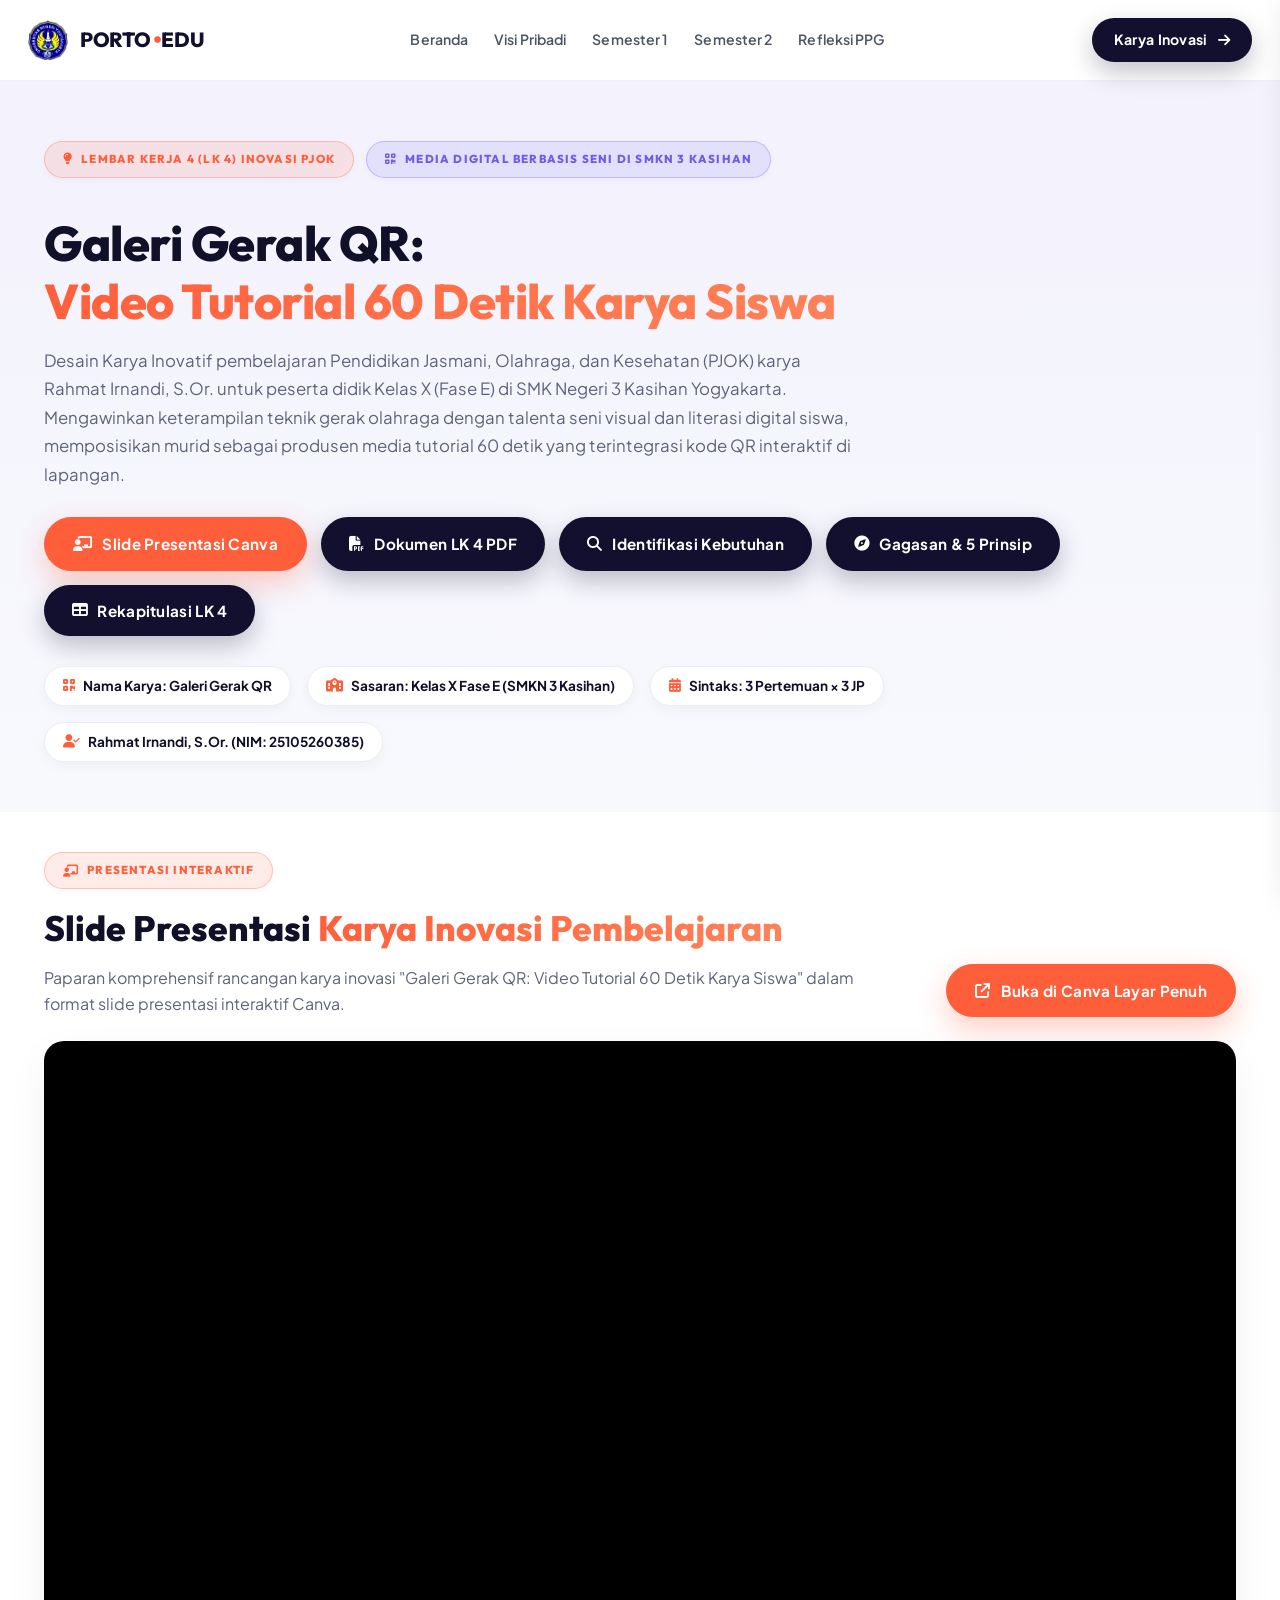
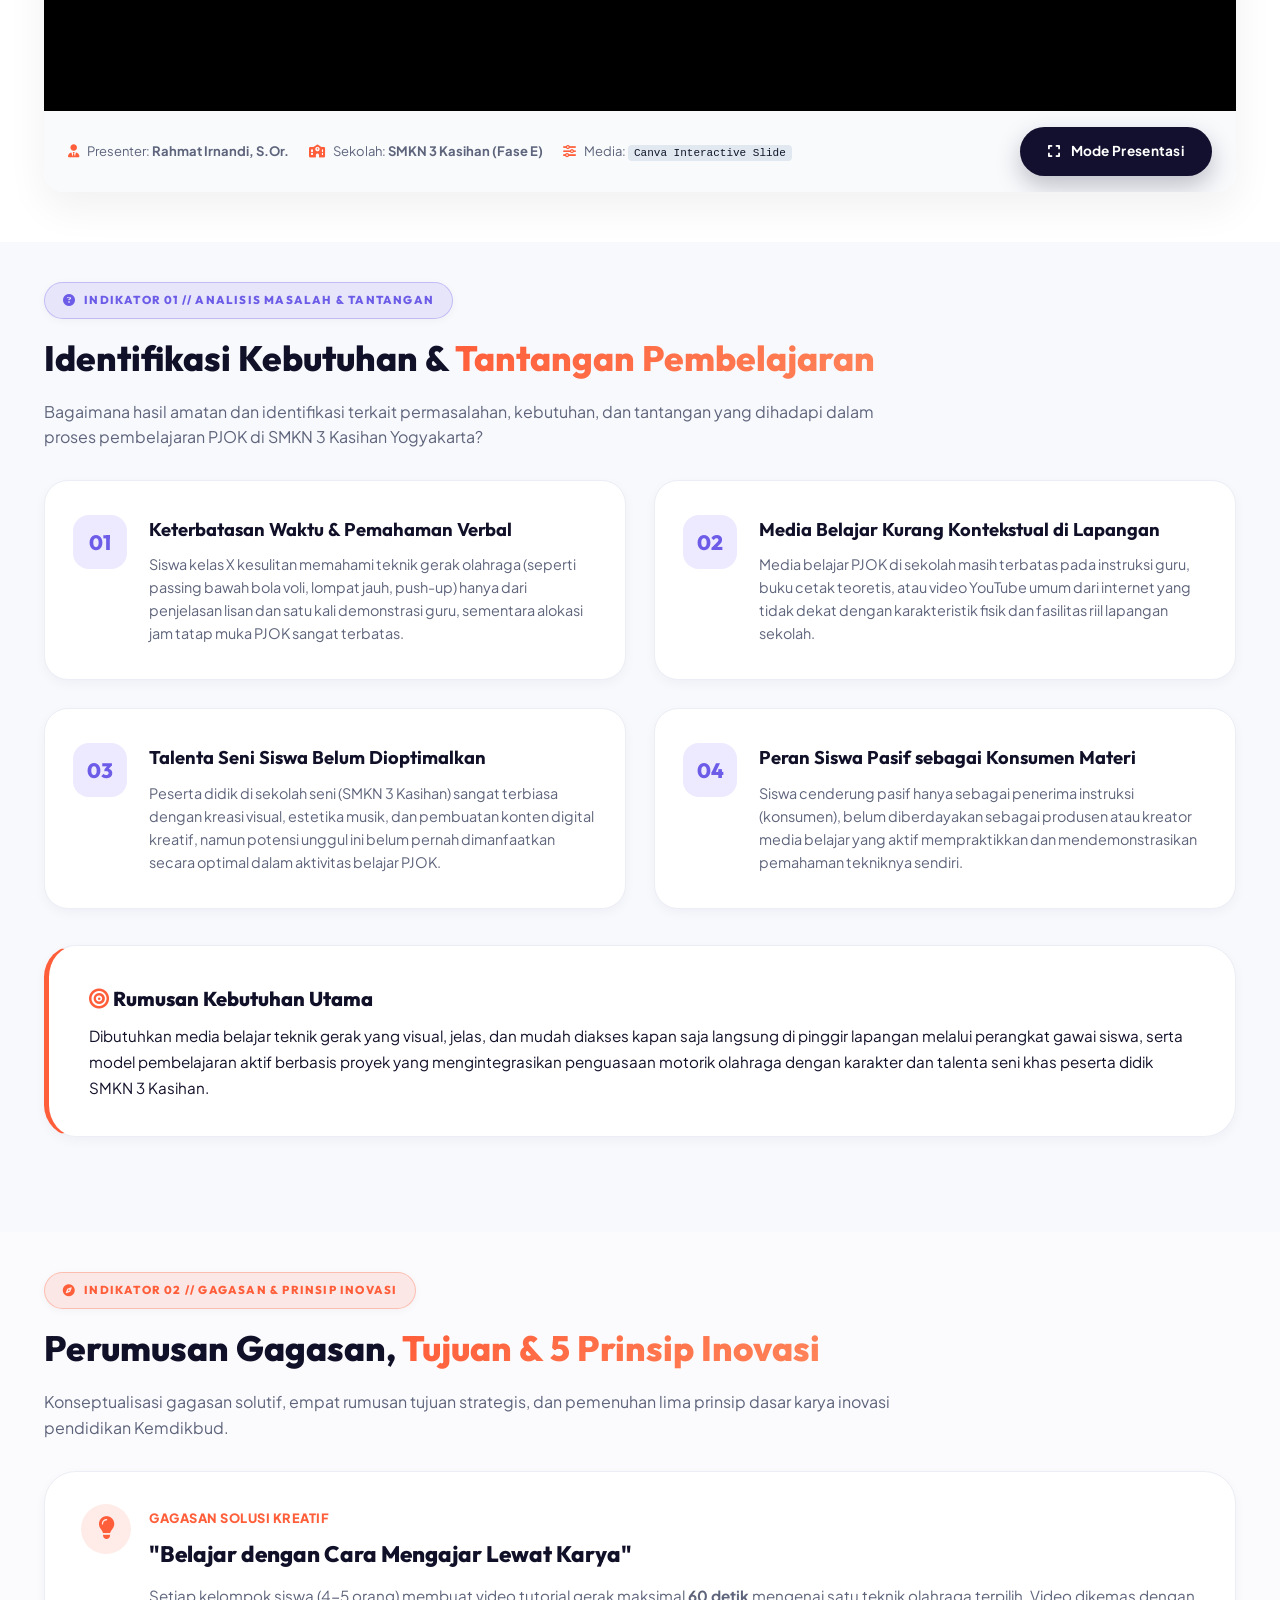
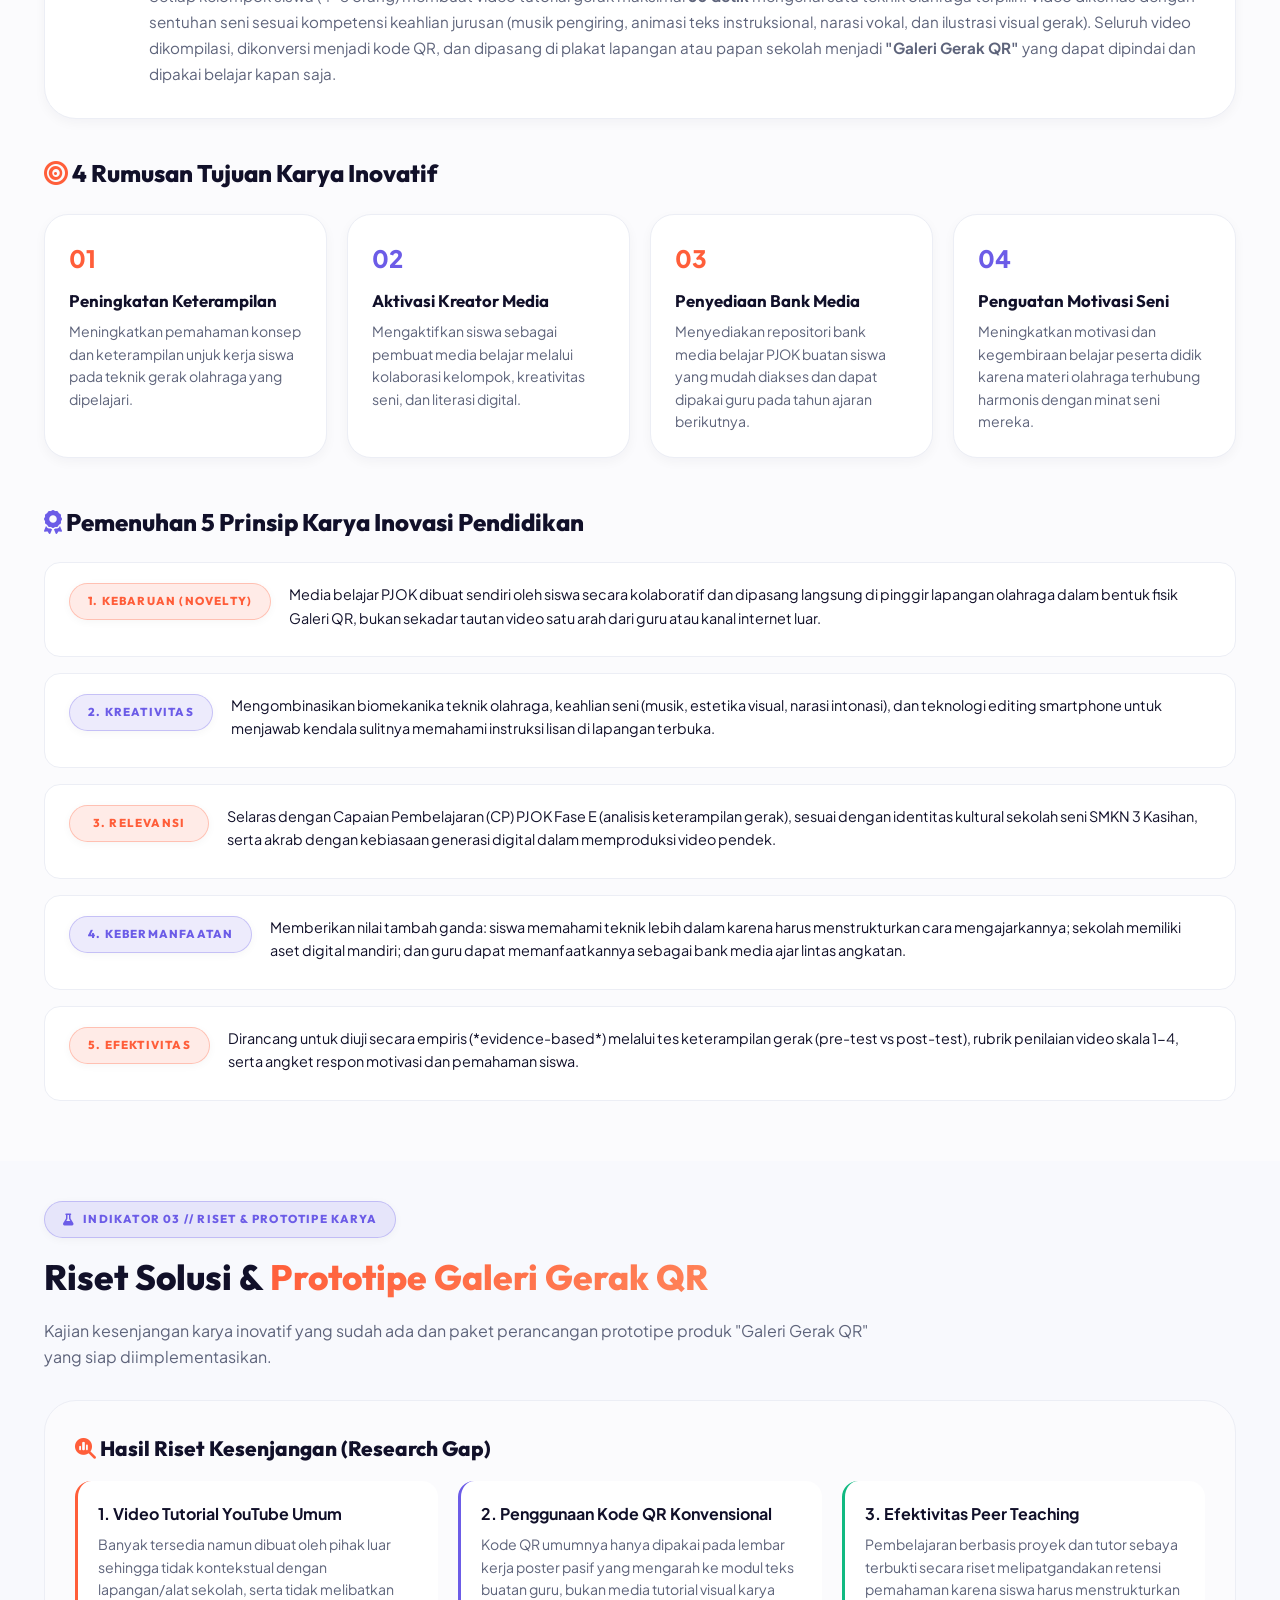
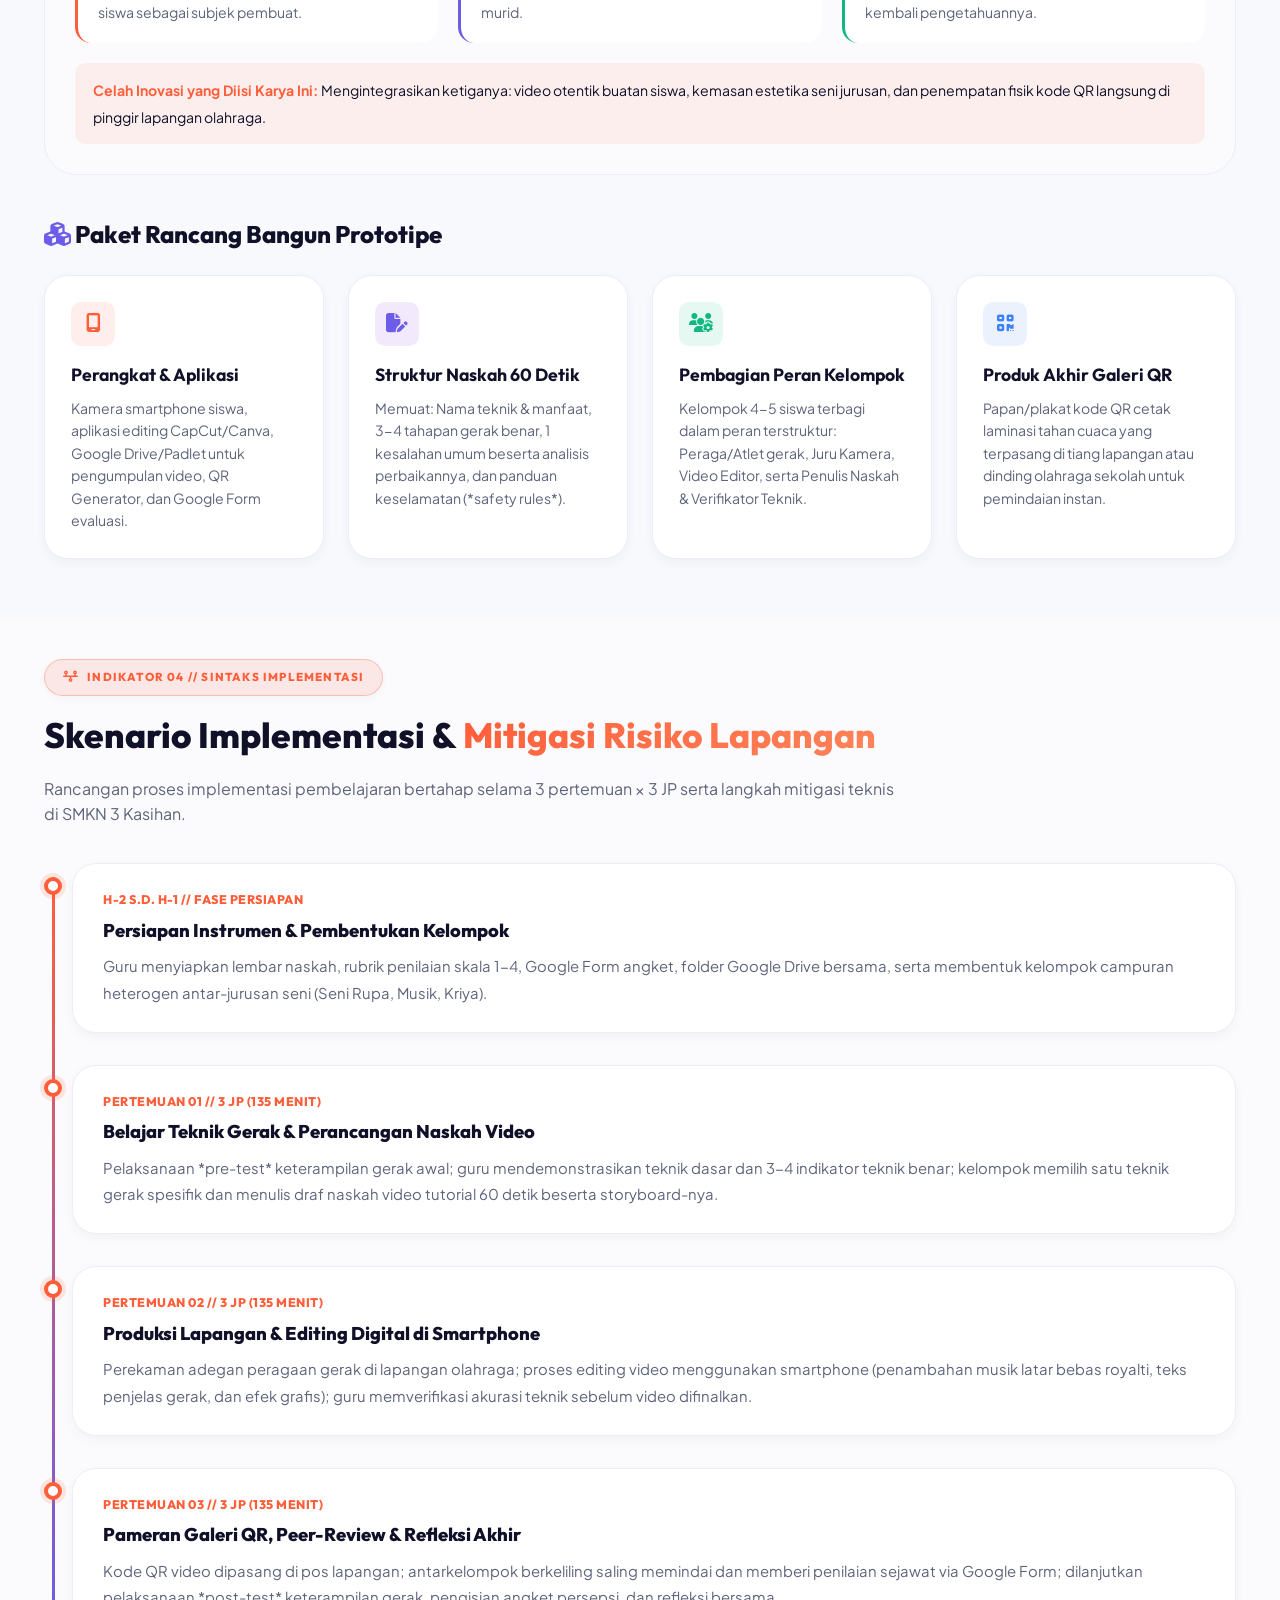
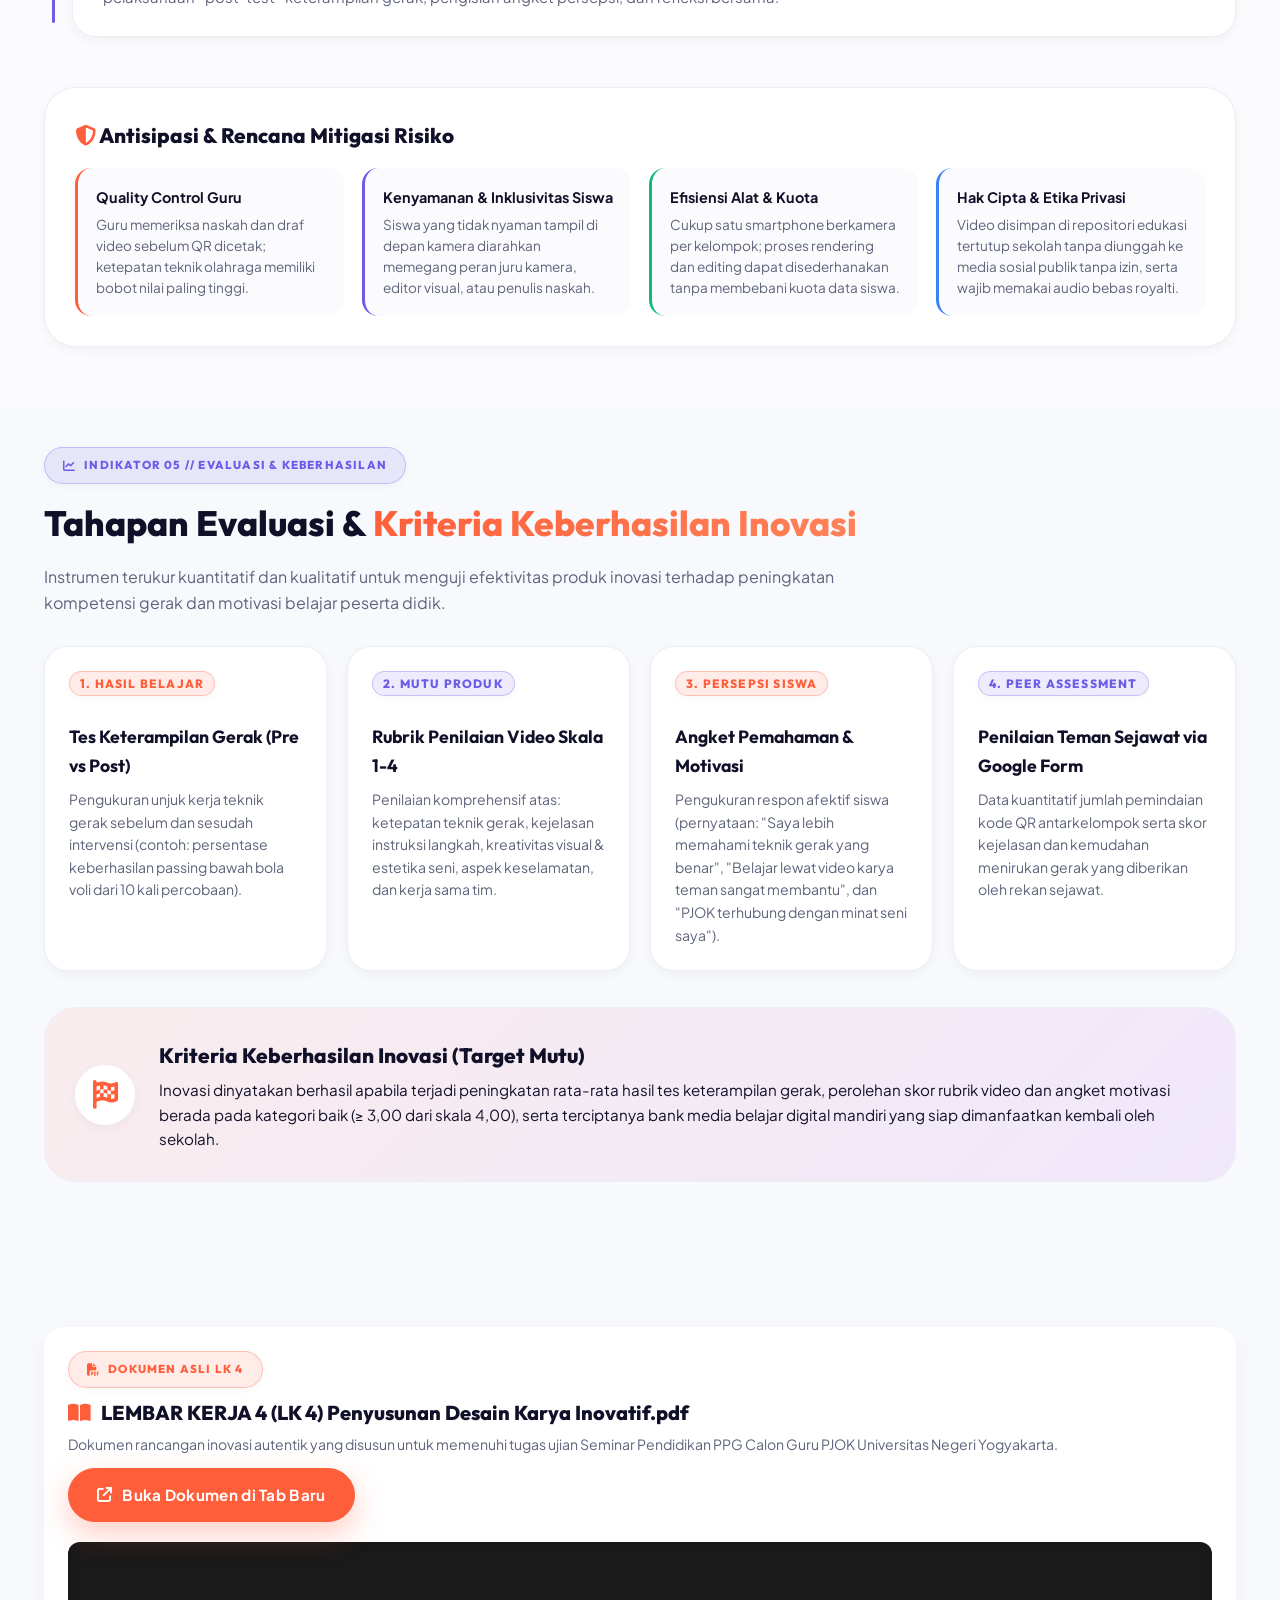
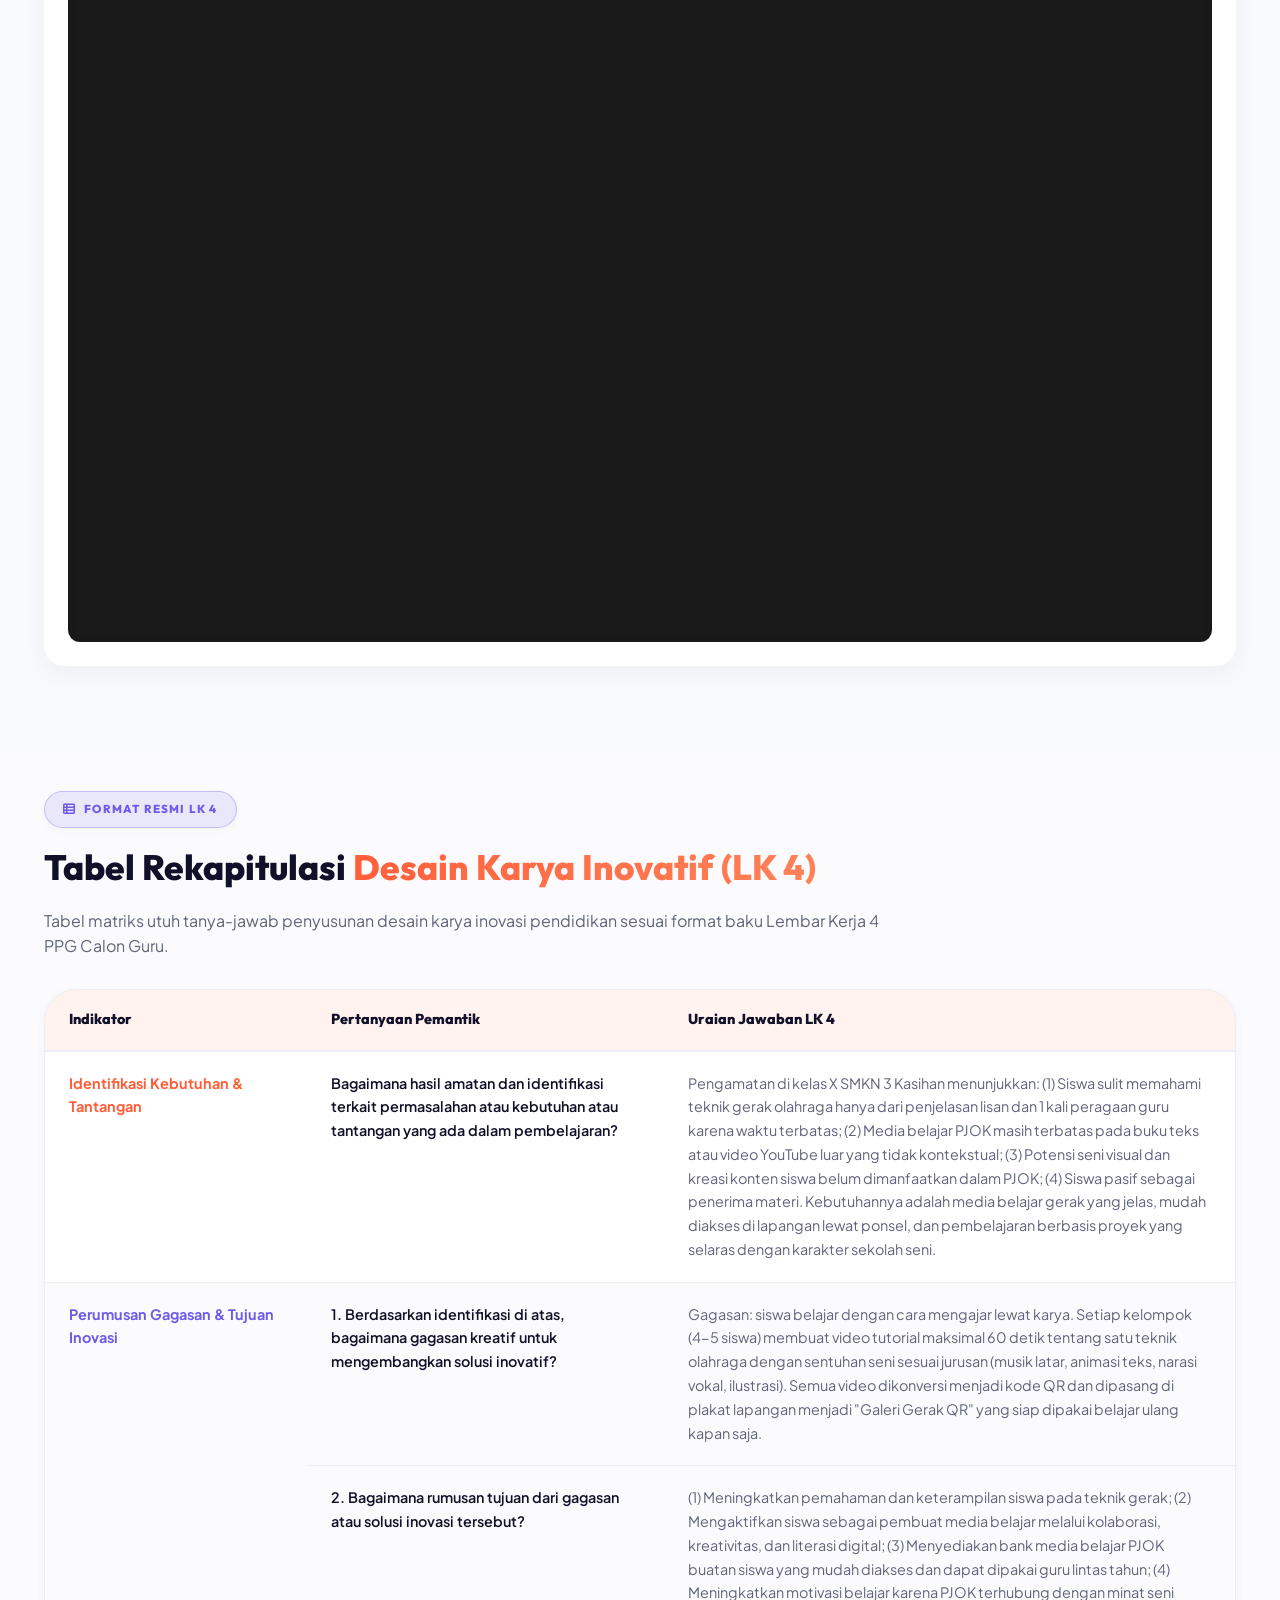
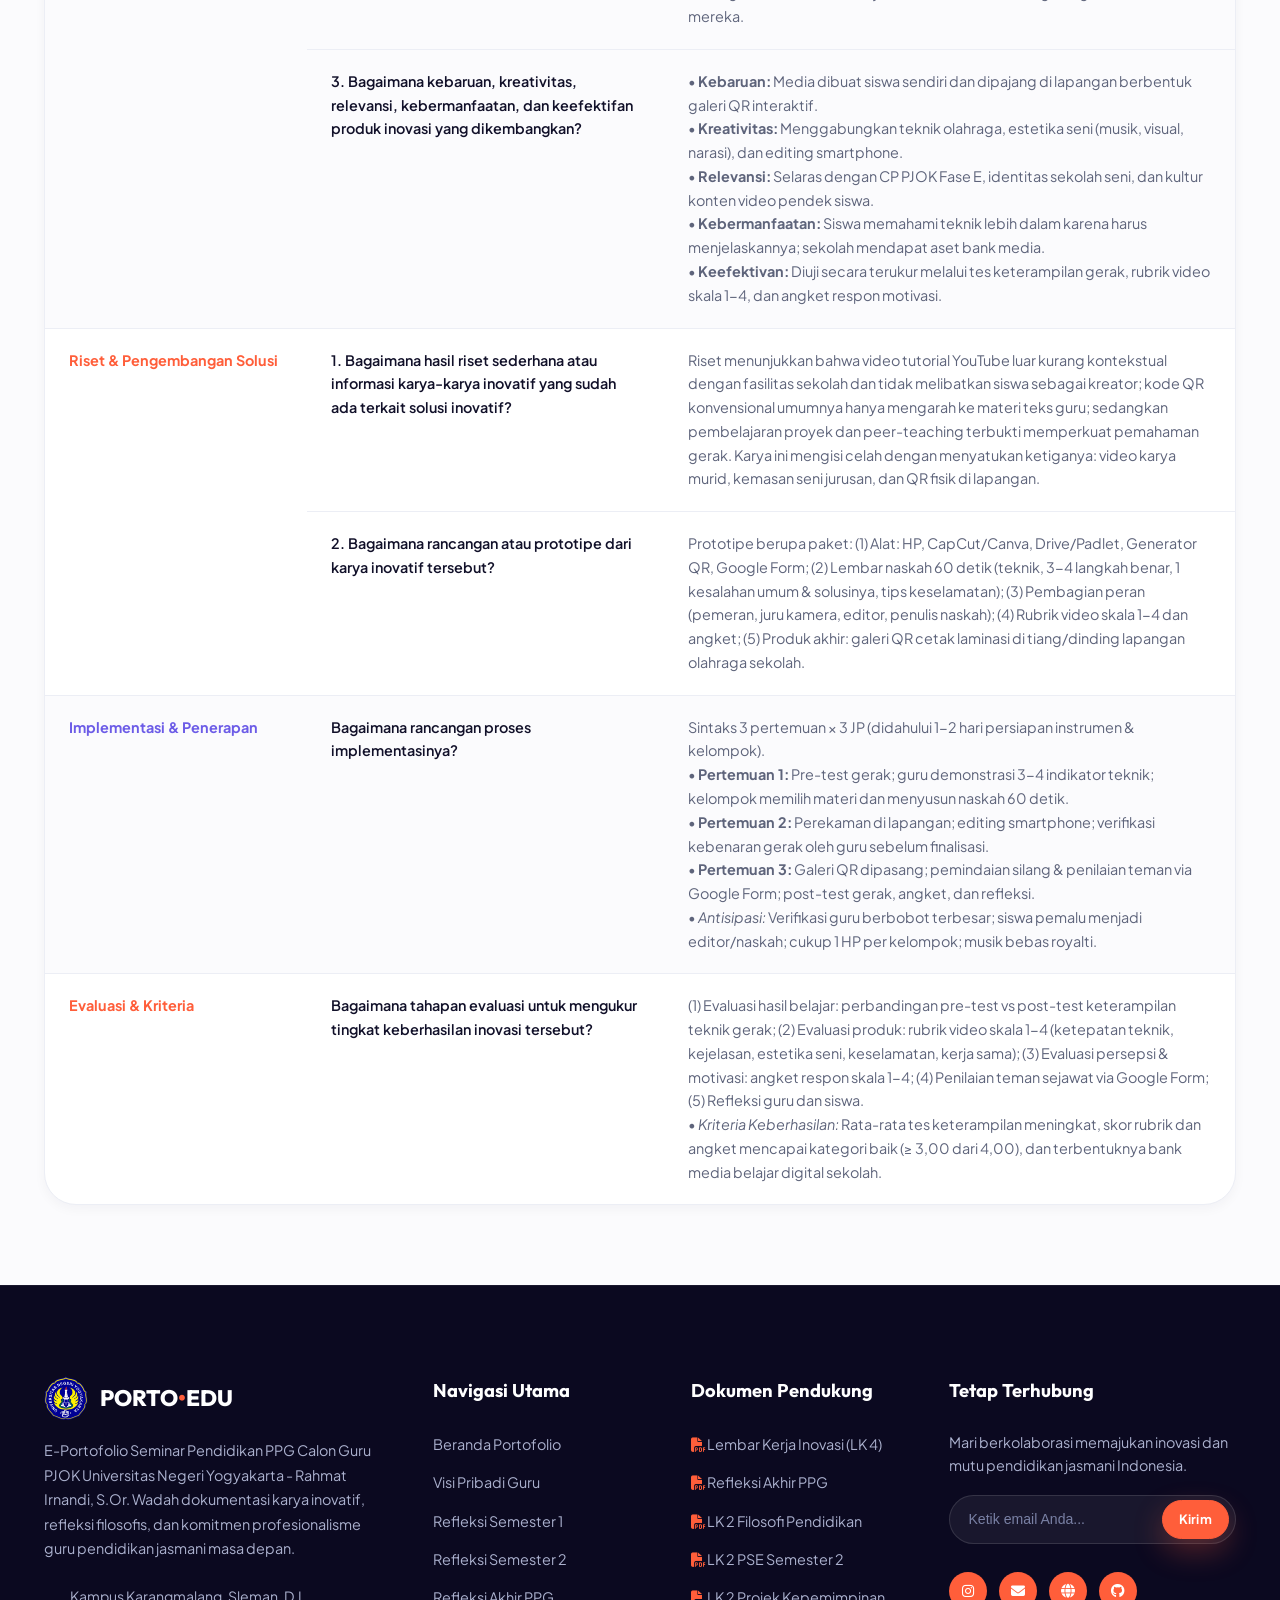
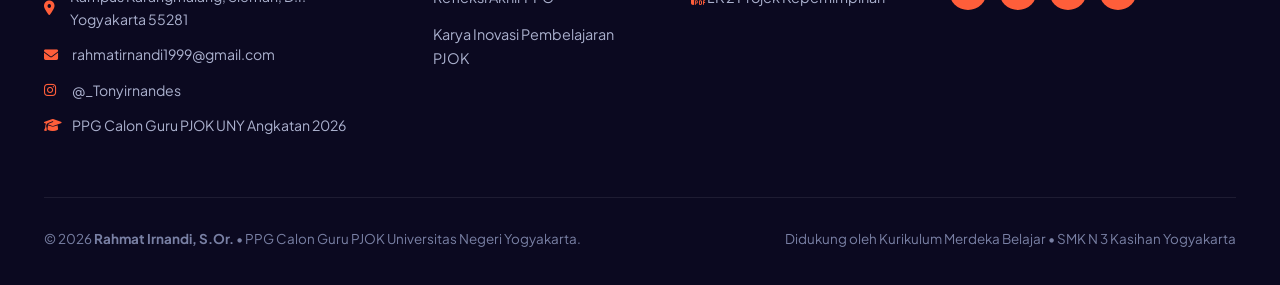
<file: karya.html>
<!doctype html>
<html lang="id">
  <head>
    <meta charset="UTF-8" />
    <meta name="viewport" content="width=device-width, initial-scale=1.0" />
    <title>Karya Inovasi Pembelajaran | E-Portofolio PPG PJOK UNY - Rahmat Irnandi, S.Or.</title>
    <meta
      name="description"
      content="Lembar Kerja 4 (LK 4): Galeri Gerak QR - Video Tutorial 60 Detik Karya Siswa. Inovasi pembelajaran PJOK berbasis proyek dan literasi digital di SMKN 3 Kasihan Yogyakarta oleh Rahmat Irnandi, S.Or."
    />

    <!-- Favicon -->
    <link rel="shortcut icon" href="images/Logo Uny outlitne.png" type="image/x-icon" />

    <!-- Google Fonts: Plus Jakarta Sans & Outfit -->
    <link rel="preconnect" href="https://fonts.googleapis.com" />
    <link rel="preconnect" href="https://fonts.gstatic.com" crossorigin />
    <link
      href="https://fonts.googleapis.com/css2?family=Outfit:wght@400;500;600;700;800;900&family=Plus+Jakarta+Sans:ital,wght@0,300;0,400;0,500;0,600;0,700;0,800;1,400&display=swap"
      rel="stylesheet"
    />

    <!-- Font Awesome Icons -->
    <link rel="stylesheet" href="https://cdnjs.cloudflare.com/ajax/libs/font-awesome/6.5.1/css/all.min.css" />

    <!-- MediaPro Design Theme CSS -->
    <link rel="stylesheet" href="css/mediapro.css" />
  </head>

  <body>
    <!-- TOP SCROLL PROGRESS LINE -->
    <div class="scroll-progress-line" id="scrollProgressLine"></div>

    <!-- ==================== 1. NAVBAR ==================== -->
    <header class="navbar-mediapro" id="navbarMediaPro">
      <div class="container nav-container">
        <!-- Brand Logo -->
        <a href="index.html" class="nav-brand" aria-label="Beranda Portofolio">
          <img src="images/logo_uny.png" alt="Logo UNY" class="nav-brand-logo" />
          <span>PORTO<span class="brand-dot" style="color: var(--accent-orange)">&bull;</span>EDU</span>
        </a>

        <!-- Desktop Navigation Links -->
        <nav class="nav-links">
          <a href="index.html" class="nav-link">Beranda</a>
          <a href="identitas.html" class="nav-link">Visi Pribadi</a>
          <a href="refleksi-sem1.html" class="nav-link">Semester 1</a>
          <a href="refleksi-sem2.html" class="nav-link">Semester 2</a>
          <a href="refleksi-ppg.html" class="nav-link">Refleksi PPG</a>
        </nav>

        <!-- Right CTA / Contact Info -->
        <div class="nav-cta">
          <a href="karya.html" class="btn btn-primary-dark">
            <span>Karya Inovasi</span>
            <i class="fa-solid fa-arrow-right"></i>
          </a>
          <button class="mobile-menu-btn" id="mobileMenuBtn" aria-label="Buka Menu Navigasi">
            <span></span>
            <span></span>
            <span></span>
          </button>
        </div>
      </div>
    </header>

    <!-- MOBILE NAVIGATION DRAWER -->
    <div class="mobile-overlay" id="mobileOverlay"></div>
    <div class="mobile-drawer" id="mobileDrawer">
      <div class="mobile-drawer-header">
        <div class="nav-brand">
          <img src="images/logo_uny.png" alt="Logo UNY" style="height: 36px" />
          <span>PORTO<span class="brand-dot" style="color: var(--accent-orange)">&bull;</span>EDU</span>
        </div>
        <button class="mobile-drawer-close" id="mobileDrawerClose" aria-label="Tutup Menu">&times;</button>
      </div>
      <div class="mobile-nav-links">
        <a href="index.html" class="mobile-nav-link">Beranda</a>
        <a href="identitas.html" class="mobile-nav-link">Visi Pribadi</a>
        <a href="refleksi-sem1.html" class="mobile-nav-link">Semester 1</a>
        <a href="refleksi-sem2.html" class="mobile-nav-link">Semester 2</a>
        <a href="refleksi-ppg.html" class="mobile-nav-link">Refleksi PPG</a>
      </div>
      <div class="mobile-drawer-footer">
        <a href="karya.html" class="btn btn-orange" style="width: 100%; justify-content: center">
          <span>Karya Inovasi PJOK</span> <i class="fa-solid fa-arrow-right"></i>
        </a>
      </div>
    </div>

    <main>
      <!-- ==================== HERO SECTION: LK 4 KARYA INOVATIF ==================== -->
      <section class="sem-hero-banner" id="hero">
        <div class="container">
          <div class="sem-hero-badge-row">
            <div class="badge-pill orange">
              <i class="fa-solid fa-lightbulb"></i> LEMBAR KERJA 4 (LK 4) INOVASI PJOK
            </div>
            <div class="badge-pill purple">
              <i class="fa-solid fa-qrcode"></i> MEDIA DIGITAL BERBASIS SENI DI SMKN 3 KASIHAN
            </div>
          </div>
          <h1 class="sem-hero-title">
            Galeri Gerak QR:<br />
            <span class="text-gradient">Video Tutorial 60 Detik Karya Siswa</span>
          </h1>
          <p class="sem-hero-desc">
            Desain Karya Inovatif pembelajaran Pendidikan Jasmani, Olahraga, dan Kesehatan (PJOK) karya Rahmat Irnandi, S.Or. untuk peserta didik Kelas X (Fase E) di SMK Negeri 3 Kasihan Yogyakarta. Mengawinkan keterampilan teknik gerak olahraga dengan talenta seni visual dan literasi digital siswa, memposisikan murid sebagai produsen media tutorial 60 detik yang terintegrasi kode QR interaktif di lapangan.
          </p>

          <div style="display: flex; gap: 14px; margin-bottom: 30px; flex-wrap: wrap">
            <a href="#ppt-canva" class="btn btn-orange">
              <i class="fa-solid fa-chalkboard-user"></i> Slide Presentasi Canva
            </a>
            <a href="#dokumen-asli" class="btn btn-primary-dark">
              <i class="fa-solid fa-file-pdf"></i> Dokumen LK 4 PDF
            </a>
            <a href="#indikator-1" class="btn btn-primary-dark">
              <i class="fa-solid fa-magnifying-glass"></i> Identifikasi Kebutuhan
            </a>
            <a href="#indikator-2" class="btn btn-primary-dark">
              <i class="fa-solid fa-compass"></i> Gagasan &amp; 5 Prinsip
            </a>
            <a href="#tabel-lk4" class="btn btn-primary-dark">
              <i class="fa-solid fa-table"></i> Rekapitulasi LK 4
            </a>
          </div>

          <div class="sem-meta-stats">
            <div class="sem-meta-stat-pill">
              <i class="fa-solid fa-qrcode"></i>
              <span>Nama Karya: Galeri Gerak QR</span>
            </div>
            <div class="sem-meta-stat-pill">
              <i class="fa-solid fa-school"></i>
              <span>Sasaran: Kelas X Fase E (SMKN 3 Kasihan)</span>
            </div>
            <div class="sem-meta-stat-pill">
              <i class="fa-solid fa-calendar-days"></i>
              <span>Sintaks: 3 Pertemuan &times; 3 JP</span>
            </div>
            <div class="sem-meta-stat-pill">
              <i class="fa-solid fa-user-check"></i>
              <span>Rahmat Irnandi, S.Or. (NIM: 25105260385)</span>
            </div>
          </div>
        </div>
      </section>

      <!-- ==================== PRESENTASI SLIDE PPT CANVA ==================== -->
      <section class="content-section" id="ppt-canva" style="padding-top: 40px; padding-bottom: 50px; background: #ffffff">
        <div class="container">
          <div style="display: flex; justify-content: space-between; align-items: flex-end; flex-wrap: wrap; gap: 20px; margin-bottom: 24px">
            <div>
              <div class="badge-pill orange" style="margin-bottom: 10px">
                <i class="fa-solid fa-chalkboard-user"></i> PRESENTASI INTERAKTIF
              </div>
              <h2 style="font-family: var(--font-heading); font-size: 2.2rem; font-weight: 800; color: var(--text-dark); margin-bottom: 8px">
                Slide Presentasi <span class="text-gradient">Karya Inovasi Pembelajaran</span>
              </h2>
              <p style="color: var(--text-dark-muted); font-size: 1rem; max-width: 820px; line-height: 1.6; margin: 0">
                Paparan komprehensif rancangan karya inovasi "Galeri Gerak QR: Video Tutorial 60 Detik Karya Siswa" dalam format slide presentasi interaktif Canva.
              </p>
            </div>
            <div style="display: flex; gap: 10px; flex-wrap: wrap">
              <a
                href="https://www.canva.com/design/DAHZG9FiG7I/mWw-fhgLzQirriupCnyPNA/view?utm_content=DAHZG9FiG7I&amp;utm_campaign=designshare&amp;utm_medium=embeds&amp;utm_source=link"
                target="_blank"
                rel="noopener noreferrer"
                class="btn btn-sm btn-orange"
              >
                <i class="fa-solid fa-arrow-up-right-from-square"></i> Buka di Canva Layar Penuh
              </a>
            </div>
          </div>

          <!-- Canva Presentation Box -->
          <div class="canva-presentation-box">
            <div class="canva-iframe-wrapper">
              <iframe
                class="canva-embed-frame"
                loading="lazy"
                src="https://www.canva.com/design/DAHZG9FiG7I/mWw-fhgLzQirriupCnyPNA/view?embed"
                title="Presentasi Karya Inovasi Pembelajaran PJOK - Rahmat Irnandi, S.Or."
                allowfullscreen="allowfullscreen"
                allow="fullscreen"
              ></iframe>
            </div>
            <div class="canva-footer-dashboard">
              <div class="canva-footer-info">
                <div class="canva-info-item">
                  <i class="fa-solid fa-user-tie" style="color: var(--accent-orange)"></i>
                  <span>Presenter: <strong>Rahmat Irnandi, S.Or.</strong></span>
                </div>
                <div class="canva-info-item">
                  <i class="fa-solid fa-school" style="color: var(--accent-orange)"></i>
                  <span>Sekolah: <strong>SMKN 3 Kasihan (Fase E)</strong></span>
                </div>
                <div class="canva-info-item">
                  <i class="fa-solid fa-sliders" style="color: var(--accent-orange)"></i>
                  <span>Media: <code>Canva Interactive Slide</code></span>
                </div>
              </div>
              <div class="canva-footer-actions">
                <a
                  href="https://www.canva.com/design/DAHZG9FiG7I/mWw-fhgLzQirriupCnyPNA/view?utm_content=DAHZG9FiG7I&amp;utm_campaign=designshare&amp;utm_medium=embeds&amp;utm_source=link"
                  target="_blank"
                  rel="noopener noreferrer"
                  class="btn btn-sm btn-primary-dark"
                  style="font-size: 0.85rem;"
                >
                  <i class="fa-solid fa-expand"></i> Mode Presentasi
                </a>
              </div>
            </div>
          </div>
        </div>
      </section>


      

      <!-- ==================== INDIKATOR 1: IDENTIFIKASI KEBUTUHAN & TANTANGAN ==================== -->
      <section class="content-section" id="indikator-1" style="padding-top: 40px; padding-bottom: 60px">
        <div class="container">
          <div class="badge-pill purple" style="margin-bottom: 10px">
            <i class="fa-solid fa-circle-question"></i> INDIKATOR 01 // ANALISIS MASALAH &amp; TANTANGAN
          </div>
          <h2 style="font-family: var(--font-heading); font-size: 2.2rem; font-weight: 800; color: var(--text-dark); margin-bottom: 12px">
            Identifikasi Kebutuhan &amp; <span class="text-gradient">Tantangan Pembelajaran</span>
          </h2>
          <p style="color: var(--text-dark-muted); font-size: 1rem; max-width: 860px; line-height: 1.6; margin-bottom: 30px">
            Bagaimana hasil amatan dan identifikasi terkait permasalahan, kebutuhan, dan tantangan yang dihadapi dalam proses pembelajaran PJOK di SMKN 3 Kasihan Yogyakarta?
          </p>

          <div class="action-steps-grid" style="margin-top: 0">
            <!-- Card 1 -->
            <div class="action-step-card">
              <div class="action-num-badge">01</div>
              <div>
                <h4 style="font-family: var(--font-heading); font-size: 1.15rem; font-weight: 700; color: var(--text-dark); margin-bottom: 8px">
                  Keterbatasan Waktu &amp; Pemahaman Verbal
                </h4>
                <p style="font-size: 0.9rem; color: var(--text-dark-muted); line-height: 1.6; margin: 0">
                  Siswa kelas X kesulitan memahami teknik gerak olahraga (seperti passing bawah bola voli, lompat jauh, push-up) hanya dari penjelasan lisan dan satu kali demonstrasi guru, sementara alokasi jam tatap muka PJOK sangat terbatas.
                </p>
              </div>
            </div>

            <!-- Card 2 -->
            <div class="action-step-card">
              <div class="action-num-badge">02</div>
              <div>
                <h4 style="font-family: var(--font-heading); font-size: 1.15rem; font-weight: 700; color: var(--text-dark); margin-bottom: 8px">
                  Media Belajar Kurang Kontekstual di Lapangan
                </h4>
                <p style="font-size: 0.9rem; color: var(--text-dark-muted); line-height: 1.6; margin: 0">
                  Media belajar PJOK di sekolah masih terbatas pada instruksi guru, buku cetak teoretis, atau video YouTube umum dari internet yang tidak dekat dengan karakteristik fisik dan fasilitas riil lapangan sekolah.
                </p>
              </div>
            </div>

            <!-- Card 3 -->
            <div class="action-step-card">
              <div class="action-num-badge">03</div>
              <div>
                <h4 style="font-family: var(--font-heading); font-size: 1.15rem; font-weight: 700; color: var(--text-dark); margin-bottom: 8px">
                  Talenta Seni Siswa Belum Dioptimalkan
                </h4>
                <p style="font-size: 0.9rem; color: var(--text-dark-muted); line-height: 1.6; margin: 0">
                  Peserta didik di sekolah seni (SMKN 3 Kasihan) sangat terbiasa dengan kreasi visual, estetika musik, dan pembuatan konten digital kreatif, namun potensi unggul ini belum pernah dimanfaatkan secara optimal dalam aktivitas belajar PJOK.
                </p>
              </div>
            </div>

            <!-- Card 4 -->
            <div class="action-step-card">
              <div class="action-num-badge">04</div>
              <div>
                <h4 style="font-family: var(--font-heading); font-size: 1.15rem; font-weight: 700; color: var(--text-dark); margin-bottom: 8px">
                  Peran Siswa Pasif sebagai Konsumen Materi
                </h4>
                <p style="font-size: 0.9rem; color: var(--text-dark-muted); line-height: 1.6; margin: 0">
                  Siswa cenderung pasif hanya sebagai penerima instruksi (konsumen), belum diberdayakan sebagai produsen atau kreator media belajar yang aktif mempraktikkan dan mendemonstrasikan pemahaman tekniknya sendiri.
                </p>
              </div>
            </div>
          </div>

          <!-- Callout Rumusan Kebutuhan -->
          <div class="callout-highlight" style="margin-top: 36px">
            <h4 style="color: var(--text-dark); font-family: var(--font-heading); font-size: 1.25rem; font-weight: 800; margin-bottom: 8px">
              <i class="fa-solid fa-bullseye" style="color: var(--accent-orange)"></i> Rumusan Kebutuhan Utama
            </h4>
            <p style="font-size: 0.95rem; line-height: 1.7; color: var(--text-dark); margin: 0">
              Dibutuhkan media belajar teknik gerak yang visual, jelas, dan mudah diakses kapan saja langsung di pinggir lapangan melalui perangkat gawai siswa, serta model pembelajaran aktif berbasis proyek yang mengintegrasikan penguasaan motorik olahraga dengan karakter dan talenta seni khas peserta didik SMKN 3 Kasihan.
            </p>
          </div>
        </div>
      </section>

      <!-- ==================== INDIKATOR 2: GAGASAN, TUJUAN & 5 PRINSIP ==================== -->
      <section class="content-section" id="indikator-2" style="padding-top: 40px; padding-bottom: 60px; background: #fbfbfd">
        <div class="container">
          <div class="badge-pill orange" style="margin-bottom: 10px">
            <i class="fa-solid fa-compass"></i> INDIKATOR 02 // GAGASAN &amp; PRINSIP INOVASI
          </div>
          <h2 style="font-family: var(--font-heading); font-size: 2.2rem; font-weight: 800; color: var(--text-dark); margin-bottom: 12px">
            Perumusan Gagasan, <span class="text-gradient">Tujuan &amp; 5 Prinsip Inovasi</span>
          </h2>
          <p style="color: var(--text-dark-muted); font-size: 1rem; max-width: 860px; line-height: 1.6; margin-bottom: 30px">
            Konseptualisasi gagasan solutif, empat rumusan tujuan strategis, dan pemenuhan lima prinsip dasar karya inovasi pendidikan Kemdikbud.
          </p>

          <!-- Gagasan Solusi -->
          <div style="background: #ffffff; border: 1px solid var(--border-light); border-radius: var(--radius-xl); padding: 32px 36px; box-shadow: var(--shadow-sm); margin-bottom: 35px">
            <div style="display: flex; gap: 18px; align-items: flex-start">
              <div style="width: 50px; height: 50px; border-radius: 50%; background: rgba(255, 94, 58, 0.12); display: flex; align-items: center; justify-content: center; color: var(--accent-orange); font-size: 1.4rem; flex-shrink: 0">
                <i class="fa-solid fa-lightbulb"></i>
              </div>
              <div>
                <span style="font-size: 0.8rem; font-weight: 800; color: var(--accent-orange); text-transform: uppercase; letter-spacing: 0.5px">Gagasan Solusi Kreatif</span>
                <h3 style="font-family: var(--font-heading); font-size: 1.4rem; font-weight: 800; color: var(--text-dark); margin: 6px 0 10px">
                  "Belajar dengan Cara Mengajar Lewat Karya"
                </h3>
                <p style="font-size: 0.95rem; color: var(--text-dark-muted); line-height: 1.7; margin: 0">
                  Setiap kelompok siswa (4-5 orang) membuat video tutorial gerak maksimal <strong>60 detik</strong> mengenai satu teknik olahraga terpilih. Video dikemas dengan sentuhan seni sesuai kompetensi keahlian jurusan (musik pengiring, animasi teks instruksional, narasi vokal, dan ilustrasi visual gerak). Seluruh video dikompilasi, dikonversi menjadi kode QR, dan dipasang di plakat lapangan atau papan sekolah menjadi <strong>"Galeri Gerak QR"</strong> yang dapat dipindai dan dipakai belajar kapan saja.
                </p>
              </div>
            </div>
          </div>

          <!-- 4 Rumusan Tujuan -->
          <h3 style="font-family: var(--font-heading); font-size: 1.5rem; font-weight: 800; color: var(--text-dark); margin-bottom: 20px">
            <i class="fa-solid fa-bullseye" style="color: var(--accent-orange)"></i> 4 Rumusan Tujuan Karya Inovatif
          </h3>
          <div style="display: grid; grid-template-columns: repeat(auto-fit, minmax(260px, 1fr)); gap: 20px; margin-bottom: 45px">
            <div style="background: #ffffff; border: 1px solid var(--border-light); border-radius: var(--radius-lg); padding: 24px; box-shadow: var(--shadow-sm)">
              <div style="font-size: 1.5rem; color: var(--accent-orange); font-weight: 900; margin-bottom: 8px">01</div>
              <h4 style="font-family: var(--font-heading); font-size: 1.05rem; font-weight: 700; color: var(--text-dark); margin-bottom: 6px">Peningkatan Keterampilan</h4>
              <p style="font-size: 0.88rem; color: var(--text-dark-muted); line-height: 1.6; margin: 0">
                Meningkatkan pemahaman konsep dan keterampilan unjuk kerja siswa pada teknik gerak olahraga yang dipelajari.
              </p>
            </div>
            <div style="background: #ffffff; border: 1px solid var(--border-light); border-radius: var(--radius-lg); padding: 24px; box-shadow: var(--shadow-sm)">
              <div style="font-size: 1.5rem; color: var(--accent-purple); font-weight: 900; margin-bottom: 8px">02</div>
              <h4 style="font-family: var(--font-heading); font-size: 1.05rem; font-weight: 700; color: var(--text-dark); margin-bottom: 6px">Aktivasi Kreator Media</h4>
              <p style="font-size: 0.88rem; color: var(--text-dark-muted); line-height: 1.6; margin: 0">
                Mengaktifkan siswa sebagai pembuat media belajar melalui kolaborasi kelompok, kreativitas seni, dan literasi digital.
              </p>
            </div>
            <div style="background: #ffffff; border: 1px solid var(--border-light); border-radius: var(--radius-lg); padding: 24px; box-shadow: var(--shadow-sm)">
              <div style="font-size: 1.5rem; color: var(--accent-orange); font-weight: 900; margin-bottom: 8px">03</div>
              <h4 style="font-family: var(--font-heading); font-size: 1.05rem; font-weight: 700; color: var(--text-dark); margin-bottom: 6px">Penyediaan Bank Media</h4>
              <p style="font-size: 0.88rem; color: var(--text-dark-muted); line-height: 1.6; margin: 0">
                Menyediakan repositori bank media belajar PJOK buatan siswa yang mudah diakses dan dapat dipakai guru pada tahun ajaran berikutnya.
              </p>
            </div>
            <div style="background: #ffffff; border: 1px solid var(--border-light); border-radius: var(--radius-lg); padding: 24px; box-shadow: var(--shadow-sm)">
              <div style="font-size: 1.5rem; color: var(--accent-purple); font-weight: 900; margin-bottom: 8px">04</div>
              <h4 style="font-family: var(--font-heading); font-size: 1.05rem; font-weight: 700; color: var(--text-dark); margin-bottom: 6px">Penguatan Motivasi Seni</h4>
              <p style="font-size: 0.88rem; color: var(--text-dark-muted); line-height: 1.6; margin: 0">
                Meningkatkan motivasi dan kegembiraan belajar peserta didik karena materi olahraga terhubung harmonis dengan minat seni mereka.
              </p>
            </div>
          </div>

          <!-- 5 Prinsip Inovasi Pendidikan -->
          <h3 style="font-family: var(--font-heading); font-size: 1.5rem; font-weight: 800; color: var(--text-dark); margin-bottom: 20px">
            <i class="fa-solid fa-award" style="color: var(--accent-purple)"></i> Pemenuhan 5 Prinsip Karya Inovasi Pendidikan
          </h3>
          <div style="display: flex; flex-direction: column; gap: 16px">
            <div style="background: #ffffff; border: 1px solid var(--border-light); border-radius: var(--radius-md); padding: 20px 24px; display: flex; gap: 18px; align-items: flex-start">
              <span class="badge-pill orange" style="flex-shrink: 0; min-width: 140px; justify-content: center">1. Kebaruan (Novelty)</span>
              <p style="font-size: 0.9rem; color: var(--text-dark); line-height: 1.6; margin: 0">
                Media belajar PJOK dibuat sendiri oleh siswa secara kolaboratif dan dipasang langsung di pinggir lapangan olahraga dalam bentuk fisik Galeri QR, bukan sekadar tautan video satu arah dari guru atau kanal internet luar.
              </p>
            </div>
            <div style="background: #ffffff; border: 1px solid var(--border-light); border-radius: var(--radius-md); padding: 20px 24px; display: flex; gap: 18px; align-items: flex-start">
              <span class="badge-pill purple" style="flex-shrink: 0; min-width: 140px; justify-content: center">2. Kreativitas</span>
              <p style="font-size: 0.9rem; color: var(--text-dark); line-height: 1.6; margin: 0">
                Mengombinasikan biomekanika teknik olahraga, keahlian seni (musik, estetika visual, narasi intonasi), dan teknologi editing smartphone untuk menjawab kendala sulitnya memahami instruksi lisan di lapangan terbuka.
              </p>
            </div>
            <div style="background: #ffffff; border: 1px solid var(--border-light); border-radius: var(--radius-md); padding: 20px 24px; display: flex; gap: 18px; align-items: flex-start">
              <span class="badge-pill orange" style="flex-shrink: 0; min-width: 140px; justify-content: center">3. Relevansi</span>
              <p style="font-size: 0.9rem; color: var(--text-dark); line-height: 1.6; margin: 0">
                Selaras dengan Capaian Pembelajaran (CP) PJOK Fase E (analisis keterampilan gerak), sesuai dengan identitas kultural sekolah seni SMKN 3 Kasihan, serta akrab dengan kebiasaan generasi digital dalam memproduksi video pendek.
              </p>
            </div>
            <div style="background: #ffffff; border: 1px solid var(--border-light); border-radius: var(--radius-md); padding: 20px 24px; display: flex; gap: 18px; align-items: flex-start">
              <span class="badge-pill purple" style="flex-shrink: 0; min-width: 140px; justify-content: center">4. Kebermanfaatan</span>
              <p style="font-size: 0.9rem; color: var(--text-dark); line-height: 1.6; margin: 0">
                Memberikan nilai tambah ganda: siswa memahami teknik lebih dalam karena harus menstrukturkan cara mengajarkannya; sekolah memiliki aset digital mandiri; dan guru dapat memanfaatkannya sebagai bank media ajar lintas angkatan.
              </p>
            </div>
            <div style="background: #ffffff; border: 1px solid var(--border-light); border-radius: var(--radius-md); padding: 20px 24px; display: flex; gap: 18px; align-items: flex-start">
              <span class="badge-pill orange" style="flex-shrink: 0; min-width: 140px; justify-content: center">5. Efektivitas</span>
              <p style="font-size: 0.9rem; color: var(--text-dark); line-height: 1.6; margin: 0">
                Dirancang untuk diuji secara empiris (*evidence-based*) melalui tes keterampilan gerak (pre-test vs post-test), rubrik penilaian video skala 1-4, serta angket respon motivasi dan pemahaman siswa.
              </p>
            </div>
          </div>
        </div>
      </section>

      <!-- ==================== INDIKATOR 3: RISET & PROTOTIPE SOLUSI ==================== -->
      <section class="content-section" id="indikator-3" style="padding-top: 40px; padding-bottom: 60px">
        <div class="container">
          <div class="badge-pill purple" style="margin-bottom: 10px">
            <i class="fa-solid fa-flask"></i> INDIKATOR 03 // RISET &amp; PROTOTIPE KARYA
          </div>
          <h2 style="font-family: var(--font-heading); font-size: 2.2rem; font-weight: 800; color: var(--text-dark); margin-bottom: 12px">
            Riset Solusi &amp; <span class="text-gradient">Prototipe Galeri Gerak QR</span>
          </h2>
          <p style="color: var(--text-dark-muted); font-size: 1rem; max-width: 860px; line-height: 1.6; margin-bottom: 30px">
            Kajian kesenjangan karya inovatif yang sudah ada dan paket perancangan prototipe produk "Galeri Gerak QR" yang siap diimplementasikan.
          </p>

          <!-- Riset Kesenjangan -->
          <div style="background: #fbfbfd; border: 1px solid var(--border-light); border-radius: var(--radius-xl); padding: 30px; margin-bottom: 40px">
            <h3 style="font-family: var(--font-heading); font-size: 1.3rem; font-weight: 800; color: var(--text-dark); margin-bottom: 16px">
              <i class="fa-solid fa-magnifying-glass-chart" style="color: var(--accent-orange)"></i> Hasil Riset Kesenjangan (Research Gap)
            </h3>
            <div style="display: grid; grid-template-columns: repeat(auto-fit, minmax(280px, 1fr)); gap: 20px">
              <div style="background: #ffffff; padding: 20px; border-radius: var(--radius-md); border-left: 3px solid var(--accent-orange)">
                <strong style="color: var(--text-dark); display: block; margin-bottom: 6px">1. Video Tutorial YouTube Umum</strong>
                <p style="font-size: 0.88rem; color: var(--text-dark-muted); margin: 0; line-height: 1.6">
                  Banyak tersedia namun dibuat oleh pihak luar sehingga tidak kontekstual dengan lapangan/alat sekolah, serta tidak melibatkan siswa sebagai subjek pembuat.
                </p>
              </div>
              <div style="background: #ffffff; padding: 20px; border-radius: var(--radius-md); border-left: 3px solid var(--accent-purple)">
                <strong style="color: var(--text-dark); display: block; margin-bottom: 6px">2. Penggunaan Kode QR Konvensional</strong>
                <p style="font-size: 0.88rem; color: var(--text-dark-muted); margin: 0; line-height: 1.6">
                  Kode QR umumnya hanya dipakai pada lembar kerja poster pasif yang mengarah ke modul teks buatan guru, bukan media tutorial visual karya murid.
                </p>
              </div>
              <div style="background: #ffffff; padding: 20px; border-radius: var(--radius-md); border-left: 3px solid #10b981">
                <strong style="color: var(--text-dark); display: block; margin-bottom: 6px">3. Efektivitas Peer Teaching</strong>
                <p style="font-size: 0.88rem; color: var(--text-dark-muted); margin: 0; line-height: 1.6">
                  Pembelajaran berbasis proyek dan tutor sebaya terbukti secara riset melipatgandakan retensi pemahaman karena siswa harus menstrukturkan kembali pengetahuannya.
                </p>
              </div>
            </div>
            <div style="margin-top: 20px; padding: 14px 18px; background: rgba(255, 94, 58, 0.08); border-radius: var(--radius-sm)">
              <strong style="color: var(--accent-orange); font-size: 0.88rem">Celah Inovasi yang Diisi Karya Ini:</strong>
              <span style="font-size: 0.88rem; color: var(--text-dark)">
                Mengintegrasikan ketiganya: video otentik buatan siswa, kemasan estetika seni jurusan, dan penempatan fisik kode QR langsung di pinggir lapangan olahraga.
              </span>
            </div>
          </div>

          <!-- Komponen Prototipe -->
          <h3 style="font-family: var(--font-heading); font-size: 1.5rem; font-weight: 800; color: var(--text-dark); margin-bottom: 20px">
            <i class="fa-solid fa-cubes" style="color: var(--accent-purple)"></i> Paket Rancang Bangun Prototipe
          </h3>
          <div style="display: grid; grid-template-columns: repeat(auto-fit, minmax(260px, 1fr)); gap: 24px">
            <!-- Box 1 -->
            <div style="background: #ffffff; border: 1px solid var(--border-light); border-radius: var(--radius-lg); padding: 26px; box-shadow: var(--shadow-sm)">
              <div style="width: 44px; height: 44px; border-radius: 10px; background: rgba(255, 94, 58, 0.1); color: var(--accent-orange); display: flex; align-items: center; justify-content: center; font-size: 1.2rem; margin-bottom: 14px">
                <i class="fa-solid fa-mobile-screen"></i>
              </div>
              <h4 style="font-family: var(--font-heading); font-size: 1.1rem; font-weight: 700; color: var(--text-dark); margin-bottom: 8px">Perangkat &amp; Aplikasi</h4>
              <p style="font-size: 0.88rem; color: var(--text-dark-muted); line-height: 1.6; margin: 0">
                Kamera smartphone siswa, aplikasi editing CapCut/Canva, Google Drive/Padlet untuk pengumpulan video, QR Generator, dan Google Form evaluasi.
              </p>
            </div>

            <!-- Box 2 -->
            <div style="background: #ffffff; border: 1px solid var(--border-light); border-radius: var(--radius-lg); padding: 26px; box-shadow: var(--shadow-sm)">
              <div style="width: 44px; height: 44px; border-radius: 10px; background: rgba(138, 43, 226, 0.1); color: var(--accent-purple); display: flex; align-items: center; justify-content: center; font-size: 1.2rem; margin-bottom: 14px">
                <i class="fa-solid fa-file-pen"></i>
              </div>
              <h4 style="font-family: var(--font-heading); font-size: 1.1rem; font-weight: 700; color: var(--text-dark); margin-bottom: 8px">Struktur Naskah 60 Detik</h4>
              <p style="font-size: 0.88rem; color: var(--text-dark-muted); line-height: 1.6; margin: 0">
                Memuat: Nama teknik &amp; manfaat, 3-4 tahapan gerak benar, 1 kesalahan umum beserta analisis perbaikannya, dan panduan keselamatan (*safety rules*).
              </p>
            </div>

            <!-- Box 3 -->
            <div style="background: #ffffff; border: 1px solid var(--border-light); border-radius: var(--radius-lg); padding: 26px; box-shadow: var(--shadow-sm)">
              <div style="width: 44px; height: 44px; border-radius: 10px; background: rgba(16, 185, 129, 0.1); color: #10b981; display: flex; align-items: center; justify-content: center; font-size: 1.2rem; margin-bottom: 14px">
                <i class="fa-solid fa-users-gear"></i>
              </div>
              <h4 style="font-family: var(--font-heading); font-size: 1.1rem; font-weight: 700; color: var(--text-dark); margin-bottom: 8px">Pembagian Peran Kelompok</h4>
              <p style="font-size: 0.88rem; color: var(--text-dark-muted); line-height: 1.6; margin: 0">
                Kelompok 4-5 siswa terbagi dalam peran terstruktur: Peraga/Atlet gerak, Juru Kamera, Video Editor, serta Penulis Naskah &amp; Verifikator Teknik.
              </p>
            </div>

            <!-- Box 4 -->
            <div style="background: #ffffff; border: 1px solid var(--border-light); border-radius: var(--radius-lg); padding: 26px; box-shadow: var(--shadow-sm)">
              <div style="width: 44px; height: 44px; border-radius: 10px; background: rgba(59, 130, 246, 0.1); color: #3b82f6; display: flex; align-items: center; justify-content: center; font-size: 1.2rem; margin-bottom: 14px">
                <i class="fa-solid fa-qrcode"></i>
              </div>
              <h4 style="font-family: var(--font-heading); font-size: 1.1rem; font-weight: 700; color: var(--text-dark); margin-bottom: 8px">Produk Akhir Galeri QR</h4>
              <p style="font-size: 0.88rem; color: var(--text-dark-muted); line-height: 1.6; margin: 0">
                Papan/plakat kode QR cetak laminasi tahan cuaca yang terpasang di tiang lapangan atau dinding olahraga sekolah untuk pemindaian instan.
              </p>
            </div>
          </div>
        </div>
      </section>

      <!-- ==================== INDIKATOR 4: SINTAKS IMPLEMENTASI & PENERAPAN ==================== -->
      <section class="content-section" id="indikator-4" style="padding-top: 40px; padding-bottom: 60px; background: #fbfbfd">
        <div class="container">
          <div class="badge-pill orange" style="margin-bottom: 10px">
            <i class="fa-solid fa-timeline"></i> INDIKATOR 04 // SINTAKS IMPLEMENTASI
          </div>
          <h2 style="font-family: var(--font-heading); font-size: 2.2rem; font-weight: 800; color: var(--text-dark); margin-bottom: 12px">
            Skenario Implementasi &amp; <span class="text-gradient">Mitigasi Risiko Lapangan</span>
          </h2>
          <p style="color: var(--text-dark-muted); font-size: 1rem; max-width: 860px; line-height: 1.6; margin-bottom: 30px">
            Rancangan proses implementasi pembelajaran bertahap selama 3 pertemuan &times; 3 JP serta langkah mitigasi teknis di SMKN 3 Kasihan.
          </p>

          <!-- Timeline Alur Pembelajaran -->
          <div class="timeline-wrap">
            <!-- Tahap 0: Persiapan -->
            <div class="timeline-item">
              <div class="timeline-dot"></div>
              <div class="timeline-box">
                <span class="timeline-time-badge">H-2 s.d. H-1 // FASE PERSIAPAN</span>
                <h4 class="timeline-title">Persiapan Instrumen &amp; Pembentukan Kelompok</h4>
                <p class="timeline-desc">
                  Guru menyiapkan lembar naskah, rubrik penilaian skala 1-4, Google Form angket, folder Google Drive bersama, serta membentuk kelompok campuran heterogen antar-jurusan seni (Seni Rupa, Musik, Kriya).
                </p>
              </div>
            </div>

            <!-- Pertemuan 1 -->
            <div class="timeline-item">
              <div class="timeline-dot"></div>
              <div class="timeline-box">
                <span class="timeline-time-badge">PERTEMUAN 01 // 3 JP (135 MENIT)</span>
                <h4 class="timeline-title">Belajar Teknik Gerak &amp; Perancangan Naskah Video</h4>
                <p class="timeline-desc">
                  Pelaksanaan *pre-test* keterampilan gerak awal; guru mendemonstrasikan teknik dasar dan 3-4 indikator teknik benar; kelompok memilih satu teknik gerak spesifik dan menulis draf naskah video tutorial 60 detik beserta storyboard-nya.
                </p>
              </div>
            </div>

            <!-- Pertemuan 2 -->
            <div class="timeline-item">
              <div class="timeline-dot"></div>
              <div class="timeline-box">
                <span class="timeline-time-badge">PERTEMUAN 02 // 3 JP (135 MENIT)</span>
                <h4 class="timeline-title">Produksi Lapangan &amp; Editing Digital di Smartphone</h4>
                <p class="timeline-desc">
                  Perekaman adegan peragaan gerak di lapangan olahraga; proses editing video menggunakan smartphone (penambahan musik latar bebas royalti, teks penjelas gerak, dan efek grafis); guru memverifikasi akurasi teknik sebelum video difinalkan.
                </p>
              </div>
            </div>

            <!-- Pertemuan 3 -->
            <div class="timeline-item">
              <div class="timeline-dot"></div>
              <div class="timeline-box">
                <span class="timeline-time-badge">PERTEMUAN 03 // 3 JP (135 MENIT)</span>
                <h4 class="timeline-title">Pameran Galeri QR, Peer-Review &amp; Refleksi Akhir</h4>
                <p class="timeline-desc">
                  Kode QR video dipasang di pos lapangan; antarkelompok berkeliling saling memindai dan memberi penilaian sejawat via Google Form; dilanjutkan pelaksanaan *post-test* keterampilan gerak, pengisian angket persepsi, dan refleksi bersama.
                </p>
              </div>
            </div>
          </div>

          <!-- Mitigasi Kendala Lapangan -->
          <div style="background: #ffffff; border: 1px solid var(--border-light); border-radius: var(--radius-xl); padding: 30px; box-shadow: var(--shadow-sm)">
            <h3 style="font-family: var(--font-heading); font-size: 1.3rem; font-weight: 800; color: var(--text-dark); margin-bottom: 16px">
              <i class="fa-solid fa-shield-halved" style="color: var(--accent-orange)"></i> Antisipasi &amp; Rencana Mitigasi Risiko
            </h3>
            <div style="display: grid; grid-template-columns: repeat(auto-fit, minmax(260px, 1fr)); gap: 18px">
              <div style="background: #fbfbfd; padding: 18px; border-radius: var(--radius-md); border-left: 3px solid var(--accent-orange)">
                <strong style="color: var(--text-dark); font-size: 0.9rem; display: block; margin-bottom: 4px">Quality Control Guru</strong>
                <p style="font-size: 0.85rem; color: var(--text-dark-muted); line-height: 1.55; margin: 0">
                  Guru memeriksa naskah dan draf video sebelum QR dicetak; ketepatan teknik olahraga memiliki bobot nilai paling tinggi.
                </p>
              </div>
              <div style="background: #fbfbfd; padding: 18px; border-radius: var(--radius-md); border-left: 3px solid var(--accent-purple)">
                <strong style="color: var(--text-dark); font-size: 0.9rem; display: block; margin-bottom: 4px">Kenyamanan &amp; Inklusivitas Siswa</strong>
                <p style="font-size: 0.85rem; color: var(--text-dark-muted); line-height: 1.55; margin: 0">
                  Siswa yang tidak nyaman tampil di depan kamera diarahkan memegang peran juru kamera, editor visual, atau penulis naskah.
                </p>
              </div>
              <div style="background: #fbfbfd; padding: 18px; border-radius: var(--radius-md); border-left: 3px solid #10b981">
                <strong style="color: var(--text-dark); font-size: 0.9rem; display: block; margin-bottom: 4px">Efisiensi Alat &amp; Kuota</strong>
                <p style="font-size: 0.85rem; color: var(--text-dark-muted); line-height: 1.55; margin: 0">
                  Cukup satu smartphone berkamera per kelompok; proses rendering dan editing dapat disederhanakan tanpa membebani kuota data siswa.
                </p>
              </div>
              <div style="background: #fbfbfd; padding: 18px; border-radius: var(--radius-md); border-left: 3px solid #3b82f6">
                <strong style="color: var(--text-dark); font-size: 0.9rem; display: block; margin-bottom: 4px">Hak Cipta &amp; Etika Privasi</strong>
                <p style="font-size: 0.85rem; color: var(--text-dark-muted); line-height: 1.55; margin: 0">
                  Video disimpan di repositori edukasi tertutup sekolah tanpa diunggah ke media sosial publik tanpa izin, serta wajib memakai audio bebas royalti.
                </p>
              </div>
            </div>
          </div>
        </div>
      </section>

      <!-- ==================== INDIKATOR 5: EVALUASI & KRITERIA KEBERHASILAN ==================== -->
      <section class="content-section" id="indikator-5" style="padding-top: 40px; padding-bottom: 60px">
        <div class="container">
          <div class="badge-pill purple" style="margin-bottom: 10px">
            <i class="fa-solid fa-chart-line"></i> INDIKATOR 05 // EVALUASI &amp; KEBERHASILAN
          </div>
          <h2 style="font-family: var(--font-heading); font-size: 2.2rem; font-weight: 800; color: var(--text-dark); margin-bottom: 12px">
            Tahapan Evaluasi &amp; <span class="text-gradient">Kriteria Keberhasilan Inovasi</span>
          </h2>
          <p style="color: var(--text-dark-muted); font-size: 1rem; max-width: 860px; line-height: 1.6; margin-bottom: 30px">
            Instrumen terukur kuantitatif dan kualitatif untuk menguji efektivitas produk inovasi terhadap peningkatan kompetensi gerak dan motivasi belajar peserta didik.
          </p>

          <!-- 5 Tahapan Evaluasi Grid -->
          <div style="display: grid; grid-template-columns: repeat(auto-fit, minmax(280px, 1fr)); gap: 20px; margin-bottom: 36px">
            <div style="background: #ffffff; border: 1px solid var(--border-light); border-radius: var(--radius-lg); padding: 24px; box-shadow: var(--shadow-sm)">
              <div style="display: flex; gap: 10px; align-items: center; margin-bottom: 10px">
                <span class="badge-pill orange" style="padding: 2px 10px; font-size: 0.75rem">1. HASIL BELAJAR</span>
              </div>
              <h4 style="font-family: var(--font-heading); font-size: 1.1rem; font-weight: 700; color: var(--text-dark); margin-bottom: 8px">Tes Keterampilan Gerak (Pre vs Post)</h4>
              <p style="font-size: 0.88rem; color: var(--text-dark-muted); line-height: 1.6; margin: 0">
                Pengukuran unjuk kerja teknik gerak sebelum dan sesudah intervensi (contoh: persentase keberhasilan passing bawah bola voli dari 10 kali percobaan).
              </p>
            </div>

            <div style="background: #ffffff; border: 1px solid var(--border-light); border-radius: var(--radius-lg); padding: 24px; box-shadow: var(--shadow-sm)">
              <div style="display: flex; gap: 10px; align-items: center; margin-bottom: 10px">
                <span class="badge-pill purple" style="padding: 2px 10px; font-size: 0.75rem">2. MUTU PRODUK</span>
              </div>
              <h4 style="font-family: var(--font-heading); font-size: 1.1rem; font-weight: 700; color: var(--text-dark); margin-bottom: 8px">Rubrik Penilaian Video Skala 1-4</h4>
              <p style="font-size: 0.88rem; color: var(--text-dark-muted); line-height: 1.6; margin: 0">
                Penilaian komprehensif atas: ketepatan teknik gerak, kejelasan instruksi langkah, kreativitas visual &amp; estetika seni, aspek keselamatan, dan kerja sama tim.
              </p>
            </div>

            <div style="background: #ffffff; border: 1px solid var(--border-light); border-radius: var(--radius-lg); padding: 24px; box-shadow: var(--shadow-sm)">
              <div style="display: flex; gap: 10px; align-items: center; margin-bottom: 10px">
                <span class="badge-pill orange" style="padding: 2px 10px; font-size: 0.75rem">3. PERSEPSI SISWA</span>
              </div>
              <h4 style="font-family: var(--font-heading); font-size: 1.1rem; font-weight: 700; color: var(--text-dark); margin-bottom: 8px">Angket Pemahaman &amp; Motivasi</h4>
              <p style="font-size: 0.88rem; color: var(--text-dark-muted); line-height: 1.6; margin: 0">
                Pengukuran respon afektif siswa (pernyataan: "Saya lebih memahami teknik gerak yang benar", "Belajar lewat video karya teman sangat membantu", dan "PJOK terhubung dengan minat seni saya").
              </p>
            </div>

            <div style="background: #ffffff; border: 1px solid var(--border-light); border-radius: var(--radius-lg); padding: 24px; box-shadow: var(--shadow-sm)">
              <div style="display: flex; gap: 10px; align-items: center; margin-bottom: 10px">
                <span class="badge-pill purple" style="padding: 2px 10px; font-size: 0.75rem">4. PEER ASSESSMENT</span>
              </div>
              <h4 style="font-family: var(--font-heading); font-size: 1.1rem; font-weight: 700; color: var(--text-dark); margin-bottom: 8px">Penilaian Teman Sejawat via Google Form</h4>
              <p style="font-size: 0.88rem; color: var(--text-dark-muted); line-height: 1.6; margin: 0">
                Data kuantitatif jumlah pemindaian kode QR antarkelompok serta skor kejelasan dan kemudahan menirukan gerak yang diberikan oleh rekan sejawat.
              </p>
            </div>
          </div>

          <!-- Kriteria Keberhasilan Banner -->
          <div style="background: linear-gradient(135deg, rgba(255, 94, 58, 0.08) 0%, rgba(138, 43, 226, 0.08) 100%); border: 1px solid var(--border-light); border-radius: var(--radius-xl); padding: 30px; display: flex; gap: 24px; align-items: center">
            <div style="width: 60px; height: 60px; border-radius: 50%; background: #ffffff; display: flex; align-items: center; justify-content: center; color: var(--accent-orange); font-size: 1.8rem; flex-shrink: 0; box-shadow: var(--shadow-sm)">
              <i class="fa-solid fa-flag-checkered"></i>
            </div>
            <div>
              <h3 style="font-family: var(--font-heading); font-size: 1.3rem; font-weight: 800; color: var(--text-dark); margin: 0 0 6px">
                Kriteria Keberhasilan Inovasi (Target Mutu)
              </h3>
              <p style="font-size: 0.95rem; color: var(--text-dark); line-height: 1.6; margin: 0">
                Inovasi dinyatakan berhasil apabila terjadi peningkatan rata-rata hasil tes keterampilan gerak, perolehan skor rubrik video dan angket motivasi berada pada kategori baik (&ge; 3,00 dari skala 4,00), serta terciptanya bank media belajar digital mandiri yang siap dimanfaatkan kembali oleh sekolah.
              </p>
            </div>
          </div>
        </div>
      </section>

      <!-- ==================== PRATINJAU DOKUMEN RESMI LK 4 ==================== -->
      <section class="content-section" id="dokumen-asli" style="padding-top: 50px; padding-bottom: 50px">
        <div class="container">
          <div class="document-preview-section">
            <div class="document-preview-header">
              <div>
                <div class="badge-pill orange" style="margin-bottom: 8px">
                  <i class="fa-solid fa-file-pdf"></i> DOKUMEN ASLI LK 4
                </div>
                <h3 class="document-preview-title">
                  <i class="fa-solid fa-book-open" style="color: var(--accent-orange)"></i> LEMBAR KERJA 4 (LK 4) Penyusunan Desain Karya Inovatif.pdf
                </h3>
                <p style="font-size: 0.88rem; color: var(--text-dark-muted); margin-top: 4px; margin-bottom: 0">
                  Dokumen rancangan inovasi autentik yang disusun untuk memenuhi tugas ujian Seminar Pendidikan PPG Calon Guru PJOK Universitas Negeri Yogyakarta.
                </p>
              </div>
              <a
                href="dokumen/Karya Inovasi.pdf"
                target="_blank"
                rel="noopener noreferrer"
                class="btn btn-sm btn-orange"
              >
                <i class="fa-solid fa-arrow-up-right-from-square"></i> Buka Dokumen di Tab Baru
              </a>
            </div>
            <div class="iframe-container" style="min-height: 520px">
              <iframe src="dokumen/Karya Inovasi.pdf" title="LEMBAR KERJA 4 Desain Karya Inovatif - Galeri Gerak QR" loading="lazy"></iframe>
            </div>
          </div>
        </div>
      </section>

      <!-- ==================== TABEL RESMI LK 4 ==================== -->
      <section class="content-section" id="tabel-lk4" style="padding-top: 40px; padding-bottom: 80px; background: #fbfbfd">
        <div class="container">
          <div class="badge-pill purple" style="margin-bottom: 10px">
            <i class="fa-solid fa-table-list"></i> FORMAT RESMI LK 4
          </div>
          <h2 style="font-family: var(--font-heading); font-size: 2.2rem; font-weight: 800; color: var(--text-dark); margin-bottom: 12px">
            Tabel Rekapitulasi <span class="text-gradient">Desain Karya Inovatif (LK 4)</span>
          </h2>
          <p style="color: var(--text-dark-muted); font-size: 1rem; max-width: 860px; line-height: 1.6; margin-bottom: 30px">
            Tabel matriks utuh tanya-jawab penyusunan desain karya inovasi pendidikan sesuai format baku Lembar Kerja 4 PPG Calon Guru.
          </p>

          <div style="background: #ffffff; border: 1px solid var(--border-light); border-radius: var(--radius-xl); overflow: hidden; box-shadow: var(--shadow-sm)">
            <table style="width: 100%; border-collapse: collapse; text-align: left; font-size: 0.9rem">
              <thead>
                <tr style="background: rgba(255, 94, 58, 0.08); border-bottom: 2px solid var(--border-light)">
                  <th style="padding: 18px 24px; font-family: var(--font-heading); font-weight: 800; color: var(--text-dark); width: 22%">Indikator</th>
                  <th style="padding: 18px 24px; font-family: var(--font-heading); font-weight: 800; color: var(--text-dark); width: 30%">Pertanyaan Pemantik</th>
                  <th style="padding: 18px 24px; font-family: var(--font-heading); font-weight: 800; color: var(--text-dark); width: 48%">Uraian Jawaban LK 4</th>
                </tr>
              </thead>
              <tbody>
                <tr style="border-bottom: 1px solid var(--border-light)">
                  <td style="padding: 20px 24px; font-weight: 700; color: var(--accent-orange); vertical-align: top">
                    Identifikasi Kebutuhan &amp; Tantangan
                  </td>
                  <td style="padding: 20px 24px; color: var(--text-dark); font-weight: 600; vertical-align: top">
                    Bagaimana hasil amatan dan identifikasi terkait permasalahan atau kebutuhan atau tantangan yang ada dalam pembelajaran?
                  </td>
                  <td style="padding: 20px 24px; color: var(--text-dark-muted); line-height: 1.65; vertical-align: top">
                    Pengamatan di kelas X SMKN 3 Kasihan menunjukkan: (1) Siswa sulit memahami teknik gerak olahraga hanya dari penjelasan lisan dan 1 kali peragaan guru karena waktu terbatas; (2) Media belajar PJOK masih terbatas pada buku teks atau video YouTube luar yang tidak kontekstual; (3) Potensi seni visual dan kreasi konten siswa belum dimanfaatkan dalam PJOK; (4) Siswa pasif sebagai penerima materi. Kebutuhannya adalah media belajar gerak yang jelas, mudah diakses di lapangan lewat ponsel, dan pembelajaran berbasis proyek yang selaras dengan karakter sekolah seni.
                  </td>
                </tr>

                <tr style="border-bottom: 1px solid var(--border-light); background: #fbfbfd">
                  <td style="padding: 20px 24px; font-weight: 700; color: var(--accent-purple); vertical-align: top" rowspan="3">
                    Perumusan Gagasan &amp; Tujuan Inovasi
                  </td>
                  <td style="padding: 20px 24px; color: var(--text-dark); font-weight: 600; vertical-align: top">
                    1. Berdasarkan identifikasi di atas, bagaimana gagasan kreatif untuk mengembangkan solusi inovatif?
                  </td>
                  <td style="padding: 20px 24px; color: var(--text-dark-muted); line-height: 1.65; vertical-align: top">
                    Gagasan: siswa belajar dengan cara mengajar lewat karya. Setiap kelompok (4-5 siswa) membuat video tutorial maksimal 60 detik tentang satu teknik olahraga dengan sentuhan seni sesuai jurusan (musik latar, animasi teks, narasi vokal, ilustrasi). Semua video dikonversi menjadi kode QR dan dipasang di plakat lapangan menjadi "Galeri Gerak QR" yang siap dipakai belajar ulang kapan saja.
                  </td>
                </tr>

                <tr style="border-bottom: 1px solid var(--border-light); background: #fbfbfd">
                  <td style="padding: 20px 24px; color: var(--text-dark); font-weight: 600; vertical-align: top">
                    2. Bagaimana rumusan tujuan dari gagasan atau solusi inovasi tersebut?
                  </td>
                  <td style="padding: 20px 24px; color: var(--text-dark-muted); line-height: 1.65; vertical-align: top">
                    (1) Meningkatkan pemahaman dan keterampilan siswa pada teknik gerak; (2) Mengaktifkan siswa sebagai pembuat media belajar melalui kolaborasi, kreativitas, dan literasi digital; (3) Menyediakan bank media belajar PJOK buatan siswa yang mudah diakses dan dapat dipakai guru lintas tahun; (4) Meningkatkan motivasi belajar karena PJOK terhubung dengan minat seni mereka.
                  </td>
                </tr>

                <tr style="border-bottom: 1px solid var(--border-light); background: #fbfbfd">
                  <td style="padding: 20px 24px; color: var(--text-dark); font-weight: 600; vertical-align: top">
                    3. Bagaimana kebaruan, kreativitas, relevansi, kebermanfaatan, dan keefektifan produk inovasi yang dikembangkan?
                  </td>
                  <td style="padding: 20px 24px; color: var(--text-dark-muted); line-height: 1.65; vertical-align: top">
                    • <strong>Kebaruan:</strong> Media dibuat siswa sendiri dan dipajang di lapangan berbentuk galeri QR interaktif.<br />
                    • <strong>Kreativitas:</strong> Menggabungkan teknik olahraga, estetika seni (musik, visual, narasi), dan editing smartphone.<br />
                    • <strong>Relevansi:</strong> Selaras dengan CP PJOK Fase E, identitas sekolah seni, dan kultur konten video pendek siswa.<br />
                    • <strong>Kebermanfaatan:</strong> Siswa memahami teknik lebih dalam karena harus menjelaskannya; sekolah mendapat aset bank media.<br />
                    • <strong>Keefektivan:</strong> Diuji secara terukur melalui tes keterampilan gerak, rubrik video skala 1-4, dan angket respon motivasi.
                  </td>
                </tr>

                <tr style="border-bottom: 1px solid var(--border-light)">
                  <td style="padding: 20px 24px; font-weight: 700; color: var(--accent-orange); vertical-align: top" rowspan="2">
                    Riset &amp; Pengembangan Solusi
                  </td>
                  <td style="padding: 20px 24px; color: var(--text-dark); font-weight: 600; vertical-align: top">
                    1. Bagaimana hasil riset sederhana atau informasi karya-karya inovatif yang sudah ada terkait solusi inovatif?
                  </td>
                  <td style="padding: 20px 24px; color: var(--text-dark-muted); line-height: 1.65; vertical-align: top">
                    Riset menunjukkan bahwa video tutorial YouTube luar kurang kontekstual dengan fasilitas sekolah dan tidak melibatkan siswa sebagai kreator; kode QR konvensional umumnya hanya mengarah ke materi teks guru; sedangkan pembelajaran proyek dan peer-teaching terbukti memperkuat pemahaman gerak. Karya ini mengisi celah dengan menyatukan ketiganya: video karya murid, kemasan seni jurusan, dan QR fisik di lapangan.
                  </td>
                </tr>

                <tr style="border-bottom: 1px solid var(--border-light)">
                  <td style="padding: 20px 24px; color: var(--text-dark); font-weight: 600; vertical-align: top">
                    2. Bagaimana rancangan atau prototipe dari karya inovatif tersebut?
                  </td>
                  <td style="padding: 20px 24px; color: var(--text-dark-muted); line-height: 1.65; vertical-align: top">
                    Prototipe berupa paket: (1) Alat: HP, CapCut/Canva, Drive/Padlet, Generator QR, Google Form; (2) Lembar naskah 60 detik (teknik, 3-4 langkah benar, 1 kesalahan umum &amp; solusinya, tips keselamatan); (3) Pembagian peran (pemeran, juru kamera, editor, penulis naskah); (4) Rubrik video skala 1-4 dan angket; (5) Produk akhir: galeri QR cetak laminasi di tiang/dinding lapangan olahraga sekolah.
                  </td>
                </tr>

                <tr style="border-bottom: 1px solid var(--border-light); background: #fbfbfd">
                  <td style="padding: 20px 24px; font-weight: 700; color: var(--accent-purple); vertical-align: top">
                    Implementasi &amp; Penerapan
                  </td>
                  <td style="padding: 20px 24px; color: var(--text-dark); font-weight: 600; vertical-align: top">
                    Bagaimana rancangan proses implementasinya?
                  </td>
                  <td style="padding: 20px 24px; color: var(--text-dark-muted); line-height: 1.65; vertical-align: top">
                    Sintaks 3 pertemuan &times; 3 JP (didahului 1-2 hari persiapan instrumen &amp; kelompok).<br />
                    • <strong>Pertemuan 1:</strong> Pre-test gerak; guru demonstrasi 3-4 indikator teknik; kelompok memilih materi dan menyusun naskah 60 detik.<br />
                    • <strong>Pertemuan 2:</strong> Perekaman di lapangan; editing smartphone; verifikasi kebenaran gerak oleh guru sebelum finalisasi.<br />
                    • <strong>Pertemuan 3:</strong> Galeri QR dipasang; pemindaian silang &amp; penilaian teman via Google Form; post-test gerak, angket, dan refleksi.<br />
                    • <em>Antisipasi:</em> Verifikasi guru berbobot terbesar; siswa pemalu menjadi editor/naskah; cukup 1 HP per kelompok; musik bebas royalti.
                  </td>
                </tr>

                <tr>
                  <td style="padding: 20px 24px; font-weight: 700; color: var(--accent-orange); vertical-align: top">
                    Evaluasi &amp; Kriteria
                  </td>
                  <td style="padding: 20px 24px; color: var(--text-dark); font-weight: 600; vertical-align: top">
                    Bagaimana tahapan evaluasi untuk mengukur tingkat keberhasilan inovasi tersebut?
                  </td>
                  <td style="padding: 20px 24px; color: var(--text-dark-muted); line-height: 1.65; vertical-align: top">
                    (1) Evaluasi hasil belajar: perbandingan pre-test vs post-test keterampilan teknik gerak; (2) Evaluasi produk: rubrik video skala 1-4 (ketepatan teknik, kejelasan, estetika seni, keselamatan, kerja sama); (3) Evaluasi persepsi &amp; motivasi: angket respon skala 1-4; (4) Penilaian teman sejawat via Google Form; (5) Refleksi guru dan siswa.<br />
                    • <em>Kriteria Keberhasilan:</em> Rata-rata tes keterampilan meningkat, skor rubrik dan angket mencapai kategori baik (&ge; 3,00 dari 4,00), dan terbentuknya bank media belajar digital sekolah.
                  </td>
                </tr>
              </tbody>
            </table>
          </div>
        </div>
      </section>
    </main>

    <!-- ==================== FOOTER ==================== -->
    <footer class="footer-mediapro">
      <div class="container">
        <div class="footer-top-grid">
          <!-- Col 1: Brand -->
          <div class="footer-col-brand">
            <div class="footer-logo">
              <img src="images/logo_uny.png" alt="UNY Logo" style="height: 44px; width: auto; object-fit: contain" />
              <span>PORTO<span class="brand-dot" style="color: var(--accent-orange)">&bull;</span>EDU</span>
            </div>
            <p>
              E-Portofolio Seminar Pendidikan PPG Calon Guru PJOK Universitas Negeri Yogyakarta - Rahmat Irnandi, S.Or. Wadah dokumentasi karya inovatif, refleksi filosofis, dan komitmen profesionalisme guru pendidikan jasmani masa depan.
            </p>
            <div class="footer-contact-items">
              <div>
                <i class="fa-solid fa-location-dot"></i>
                <span>Kampus Karangmalang, Sleman, D.I. Yogyakarta 55281</span>
              </div>
              <div>
                <i class="fa-solid fa-envelope"></i>
                <a href="mailto:rahmatirnandi1999@gmail.com" style="color: inherit; text-decoration: none">rahmatirnandi1999@gmail.com</a>
              </div>
              <div>
                <i class="fa-brands fa-instagram" style="color: var(--accent-orange)"></i>
                <a href="https://www.instagram.com/_Tonyirnandes" target="_blank" rel="noopener noreferrer" style="color: inherit; text-decoration: none">@_Tonyirnandes</a>
              </div>
              <div>
                <i class="fa-solid fa-graduation-cap"></i>
                <span>PPG Calon Guru PJOK UNY Angkatan 2026</span>
              </div>
            </div>
          </div>

          <!-- Col 2: Navigation Links -->
          <div class="footer-col">
            <h4>Navigasi Utama</h4>
            <ul class="footer-nav-list">
              <li><a href="index.html">Beranda Portofolio</a></li>
              <li><a href="identitas.html">Visi Pribadi Guru</a></li>
              <li><a href="refleksi-sem1.html">Refleksi Semester 1</a></li>
              <li><a href="refleksi-sem2.html">Refleksi Semester 2</a></li>
              <li><a href="refleksi-ppg.html">Refleksi Akhir PPG</a></li>
              <li><a href="karya.html">Karya Inovasi Pembelajaran PJOK</a></li>
            </ul>
          </div>

          <!-- Col 3: Dokumen & Unduhan -->
          <div class="footer-col">
            <h4>Dokumen Pendukung</h4>
            <ul class="footer-nav-list">
              <li><a href="dokumen/Karya Inovasi.pdf" target="_blank"><i class="fa-solid fa-file-pdf" style="color: var(--accent-orange)"></i> Lembar Kerja Inovasi (LK 4)</a></li>
              <li><a href="dokumen/Refleksi_PPG.pdf" target="_blank"><i class="fa-solid fa-file-pdf" style="color: var(--accent-orange)"></i> Refleksi Akhir PPG</a></li>
              <li><a href="dokumen/Sem1/LEMBAR KERJA 2 Filosofi Pendidikan.pdf" target="_blank"><i class="fa-solid fa-file-pdf" style="color: var(--accent-orange)"></i> LK 2 Filosofi Pendidikan</a></li>
              <li><a href="dokumen/Sem2/LEMBAR KERJA 2  Pembelajaran Sosial Emosional.pdf" target="_blank"><i class="fa-solid fa-file-pdf" style="color: var(--accent-orange)"></i> LK 2 PSE Semester 2</a></li>
              <li><a href="dokumen/Sem2/LEMBAR KERJA 2 Projek Kepemimpinan.pdf" target="_blank"><i class="fa-solid fa-file-pdf" style="color: var(--accent-orange)"></i> LK 2 Projek Kepemimpinan</a></li>
            </ul>
          </div>

          <!-- Col 4: Newsletter & Socials -->
          <div class="footer-col">
            <h4>Tetap Terhubung</h4>
            <div class="footer-newsletter-wrap">
              <p>Mari berkolaborasi memajukan inovasi dan mutu pendidikan jasmani Indonesia.</p>
              <div class="footer-input-row">
                <input type="email" placeholder="Ketik email Anda..." />
                <a href="mailto:rahmatirnandi1999@gmail.com" class="btn btn-orange" style="padding: 8px 16px; font-size: 0.8rem">Kirim</a>
              </div>
              <div class="footer-social-icons">
                <a href="https://www.instagram.com/_Tonyirnandes" target="_blank" rel="noopener noreferrer" target="_blank" class="social-circle-btn" aria-label="Instagram">
                  <i class="fa-brands fa-instagram"></i>
                </a>
                <a href="mailto:rahmatirnandi1999@gmail.com" class="social-circle-btn" aria-label="Email">
                  <i class="fa-solid fa-envelope"></i>
                </a>
                <a href="#" class="social-circle-btn" aria-label="Website">
                  <i class="fa-solid fa-globe"></i>
                </a>
                <a href="https://github.com" target="_blank" class="social-circle-btn" aria-label="GitHub">
                  <i class="fa-brands fa-github"></i>
                </a>
              </div>
            </div>
          </div>
        </div>

        <!-- Footer Bottom Bar -->
        <div class="footer-bottom-bar">
          <div>
            &copy; 2026 <strong>Rahmat Irnandi, S.Or.</strong> &bull; PPG Calon Guru PJOK Universitas Negeri Yogyakarta.
          </div>
          <div>
            Didukung oleh Kurikulum Merdeka Belajar &bull; SMK N 3 Kasihan Yogyakarta
          </div>
        </div>
      </div>
    </footer>

    <!-- ==================== JAVASCRIPT ==================== -->
    <script>
      document.addEventListener("DOMContentLoaded", function () {
        // Mobile drawer toggle
        const mobileMenuBtn = document.getElementById("mobileMenuBtn");
        const mobileDrawer = document.getElementById("mobileDrawer");
        const mobileOverlay = document.getElementById("mobileOverlay");
        const mobileDrawerClose = document.getElementById("mobileDrawerClose");

        function openMobileMenu() {
          if (mobileDrawer) mobileDrawer.classList.add("open");
          if (mobileOverlay) mobileOverlay.classList.add("active");
          document.body.style.overflow = "hidden";
        }

        function closeMobileMenu() {
          if (mobileDrawer) mobileDrawer.classList.remove("open");
          if (mobileOverlay) mobileOverlay.classList.remove("active");
          document.body.style.overflow = "";
        }

        if (mobileMenuBtn) mobileMenuBtn.addEventListener("click", openMobileMenu);
        if (mobileDrawerClose) mobileDrawerClose.addEventListener("click", closeMobileMenu);
        if (mobileOverlay) mobileOverlay.addEventListener("click", closeMobileMenu);

        // Scroll Progress Bar
        const progressBar = document.getElementById("scrollProgressLine");
        window.addEventListener("scroll", function () {
          const winScroll = document.body.scrollTop || document.documentElement.scrollTop;
          const height = document.documentElement.scrollHeight - document.documentElement.clientHeight;
          if (height > 0 && progressBar) {
            const scrolled = (winScroll / height) * 100;
            progressBar.style.width = scrolled + "%";
          }
        });
      });
    </script>
  </body>
</html>
</file>
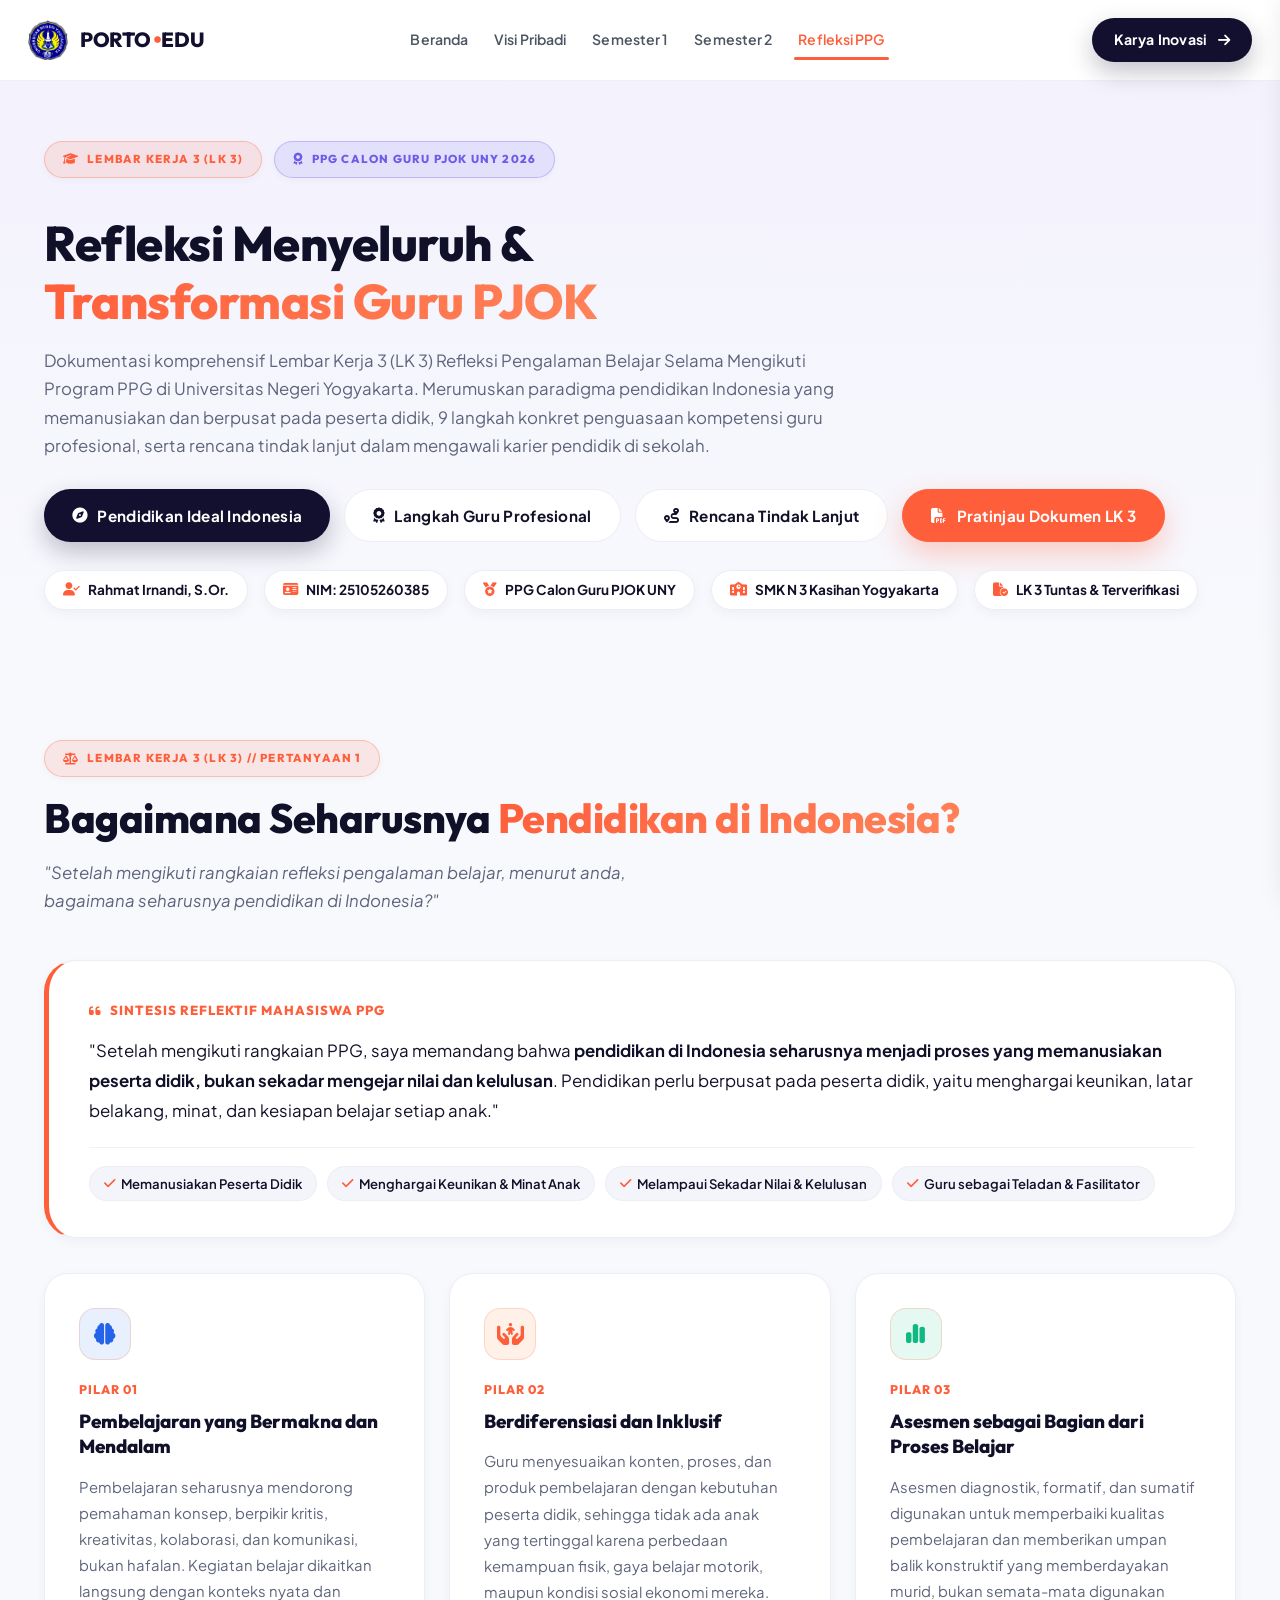
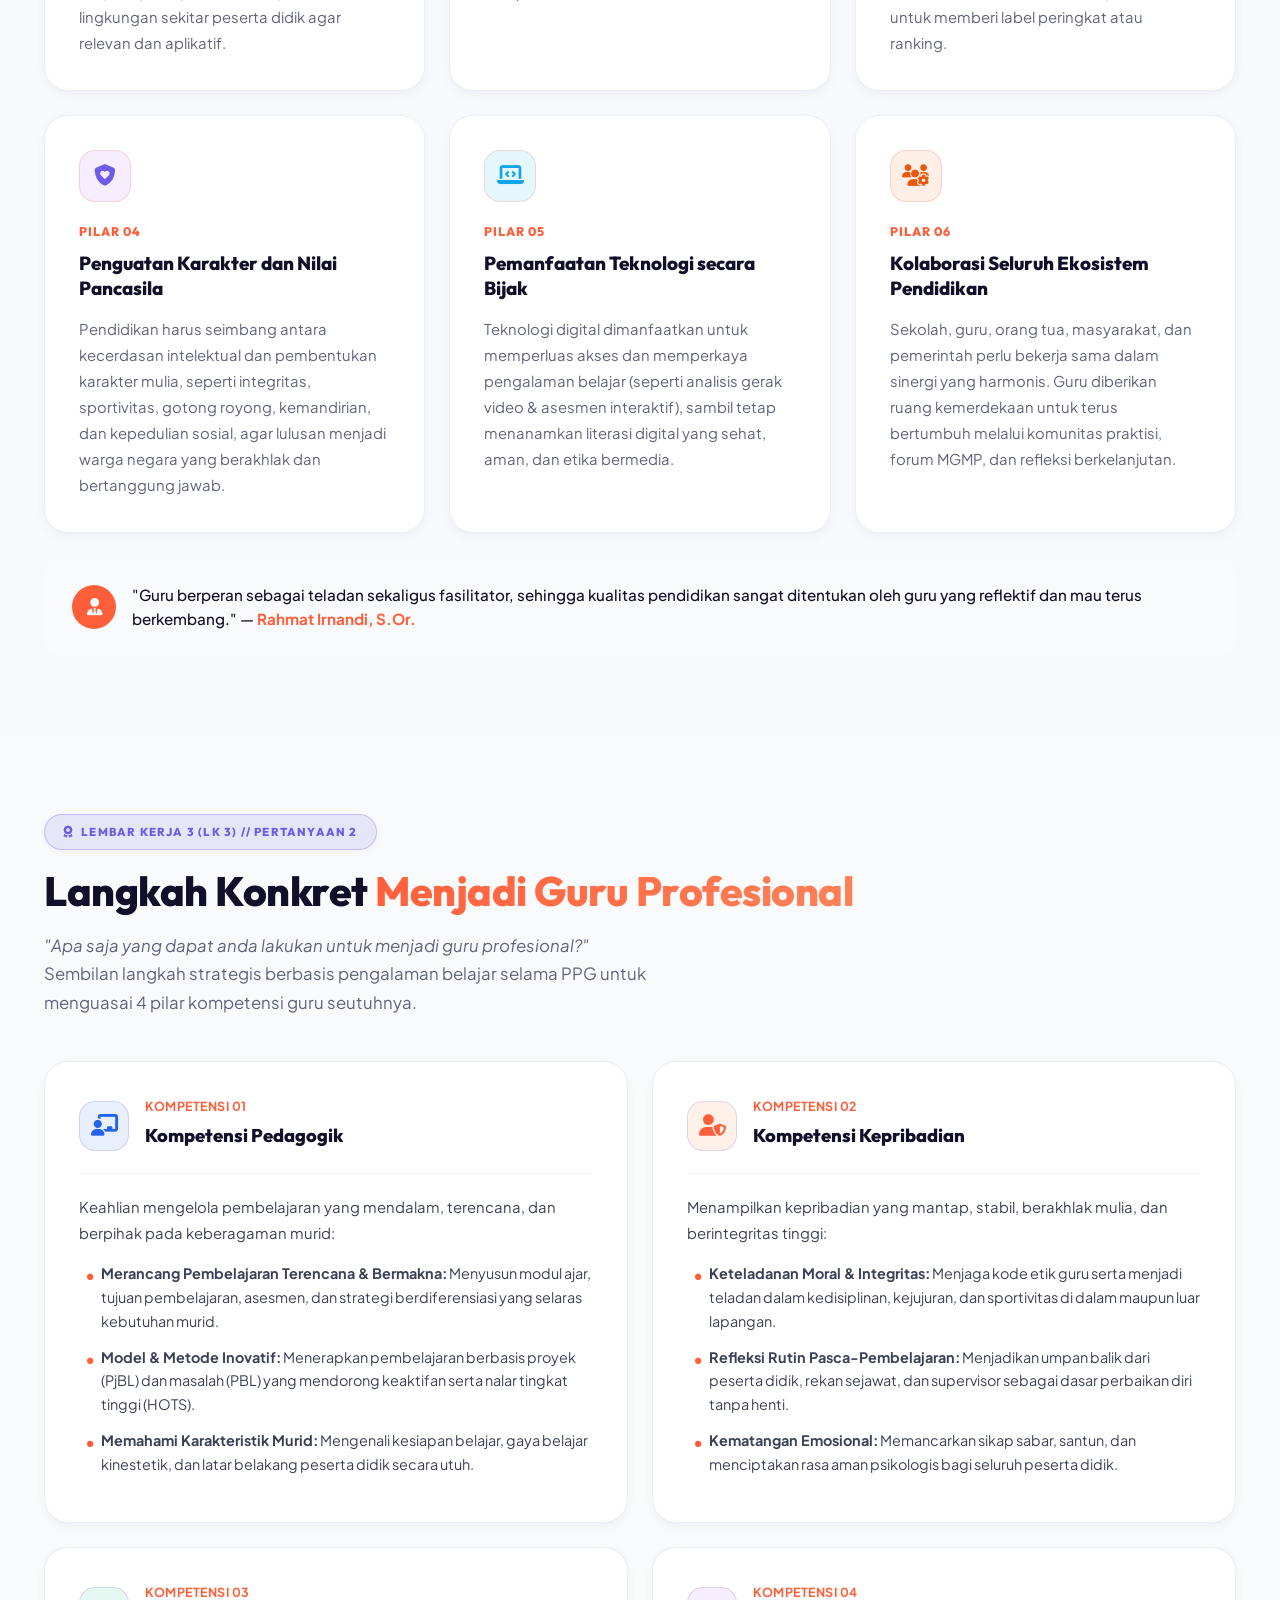
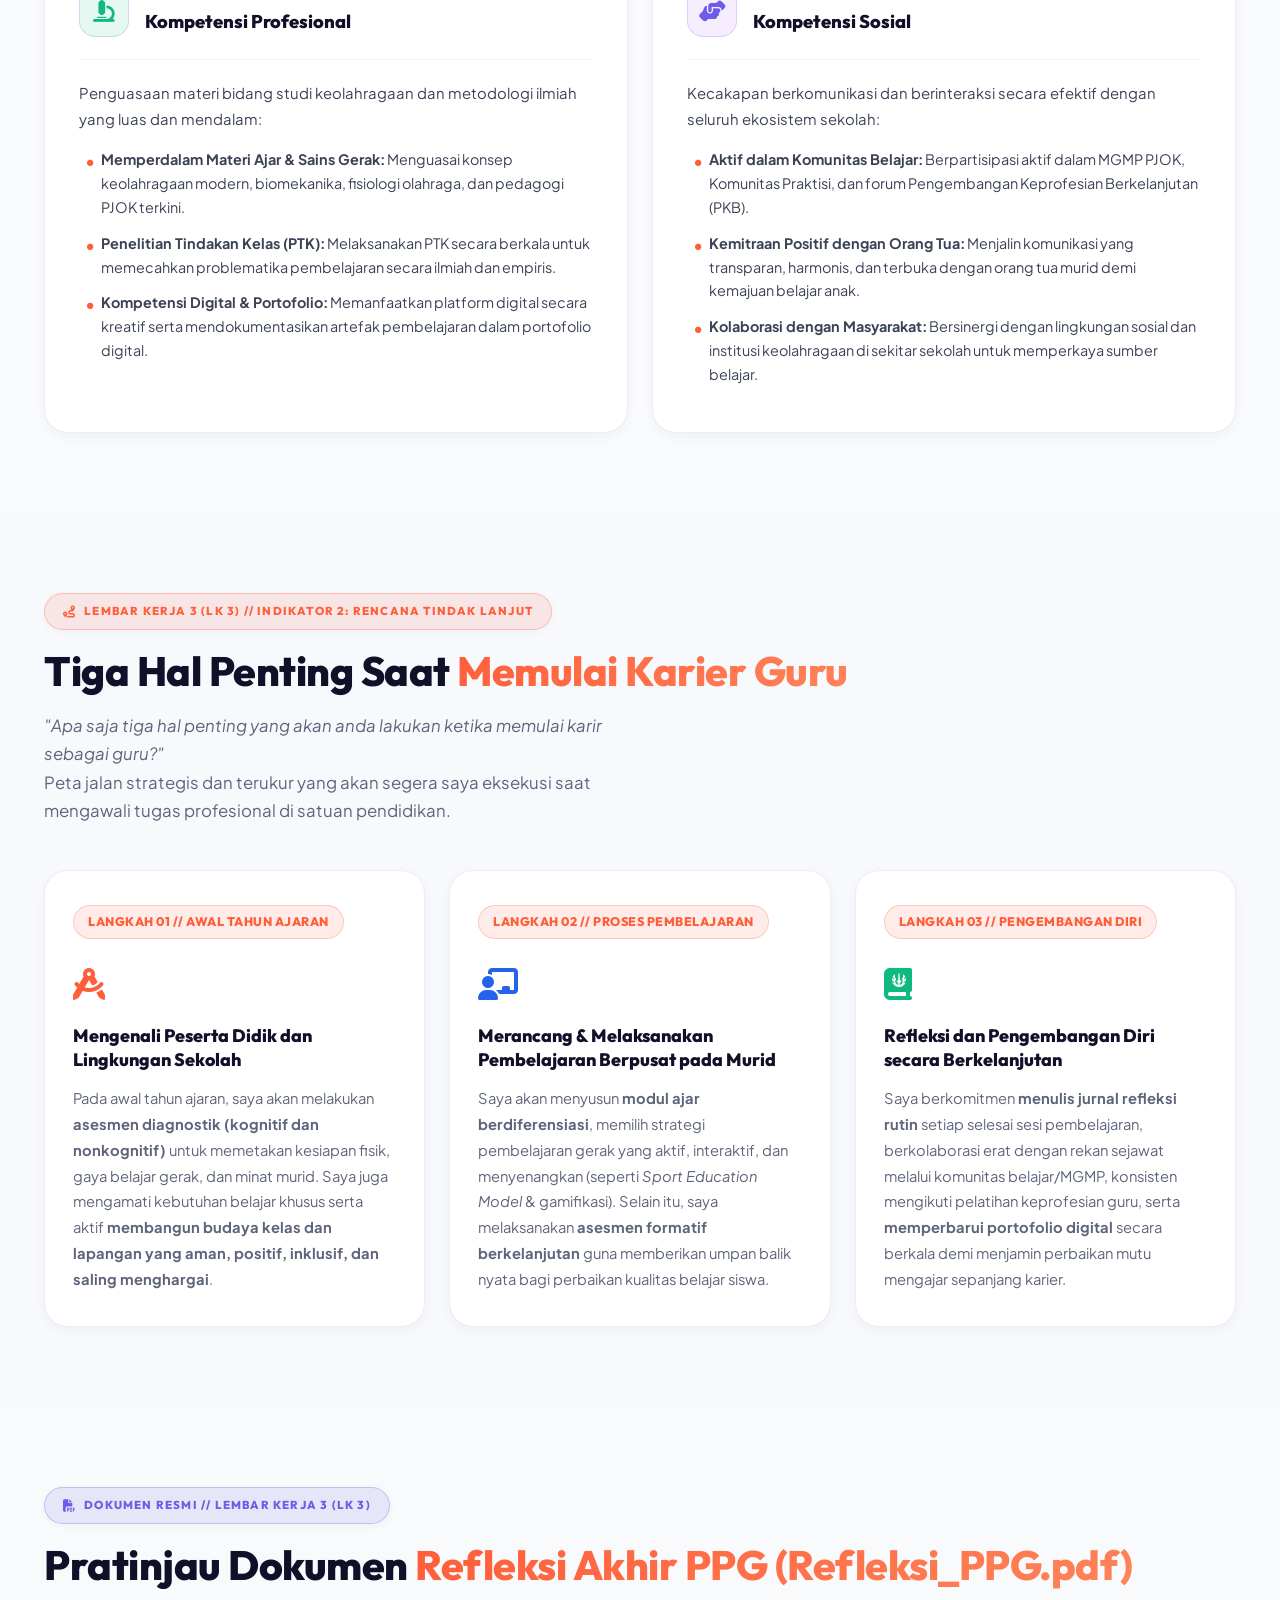
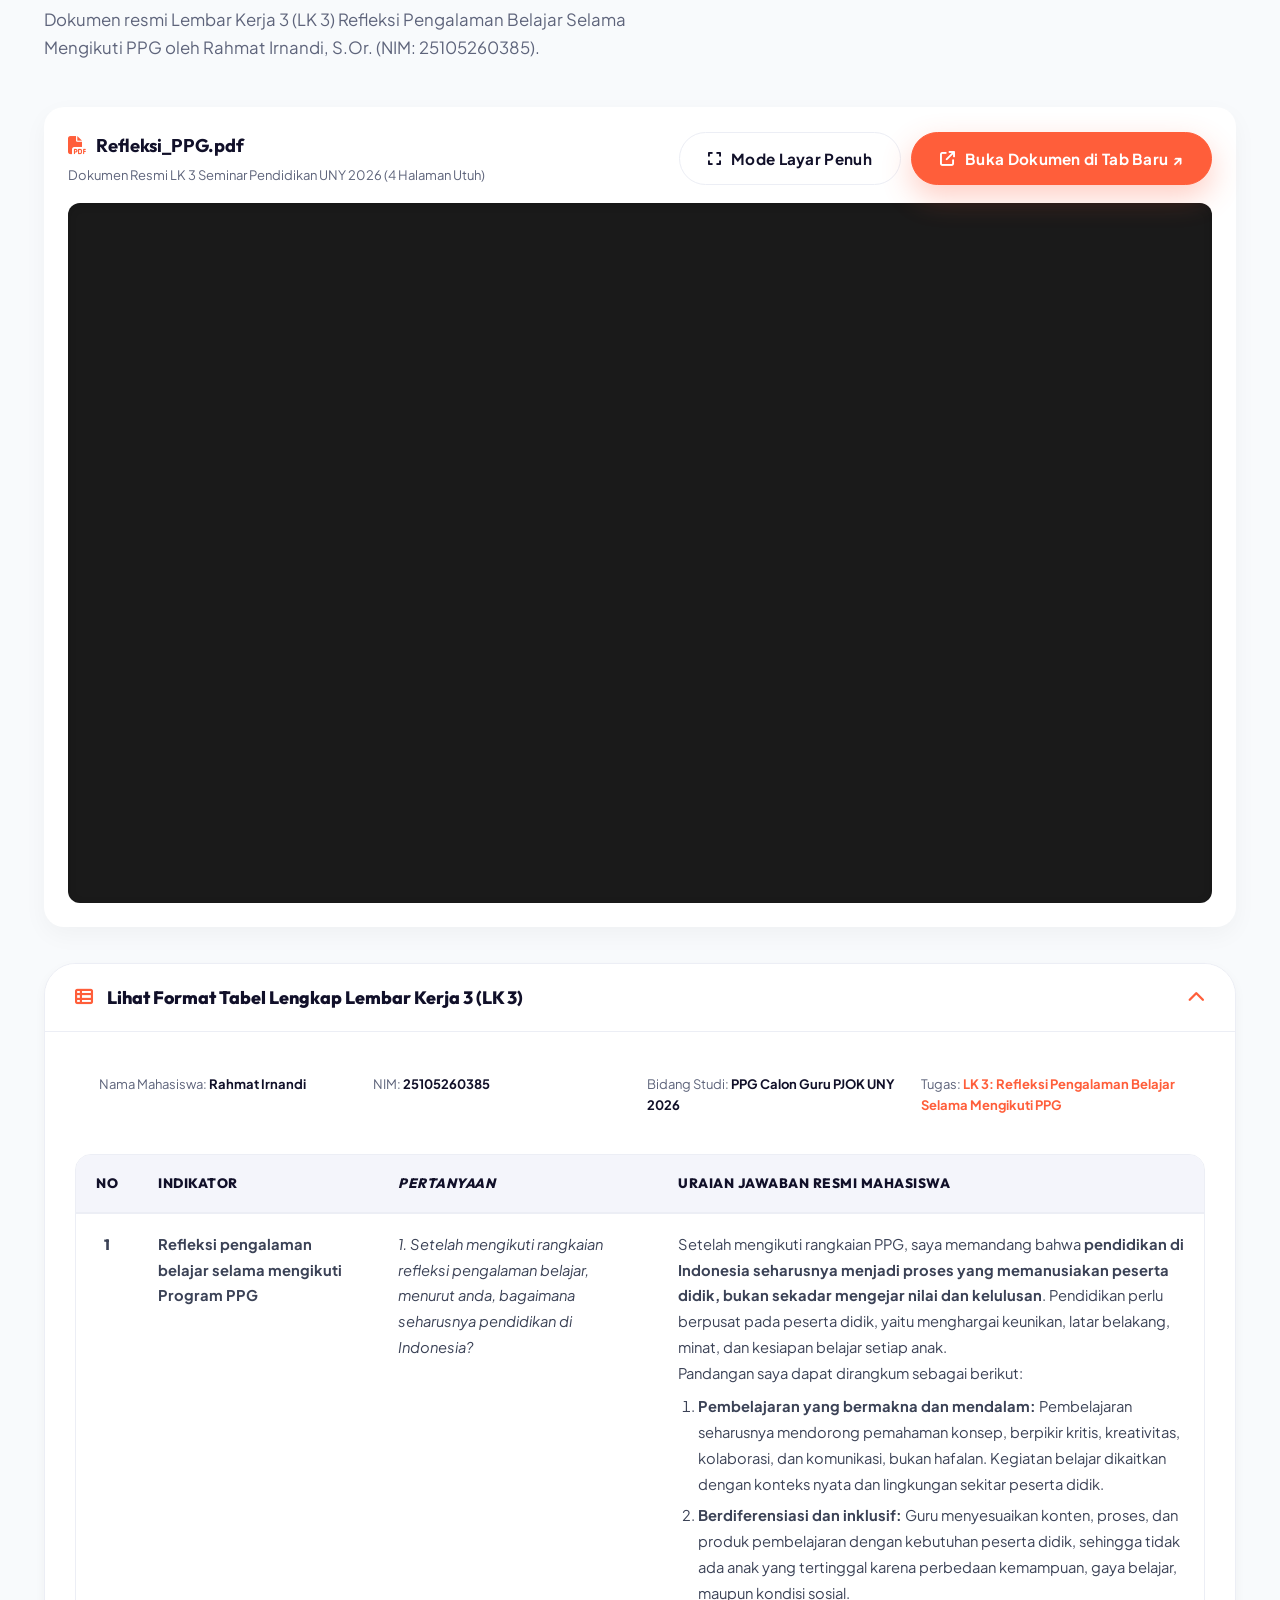
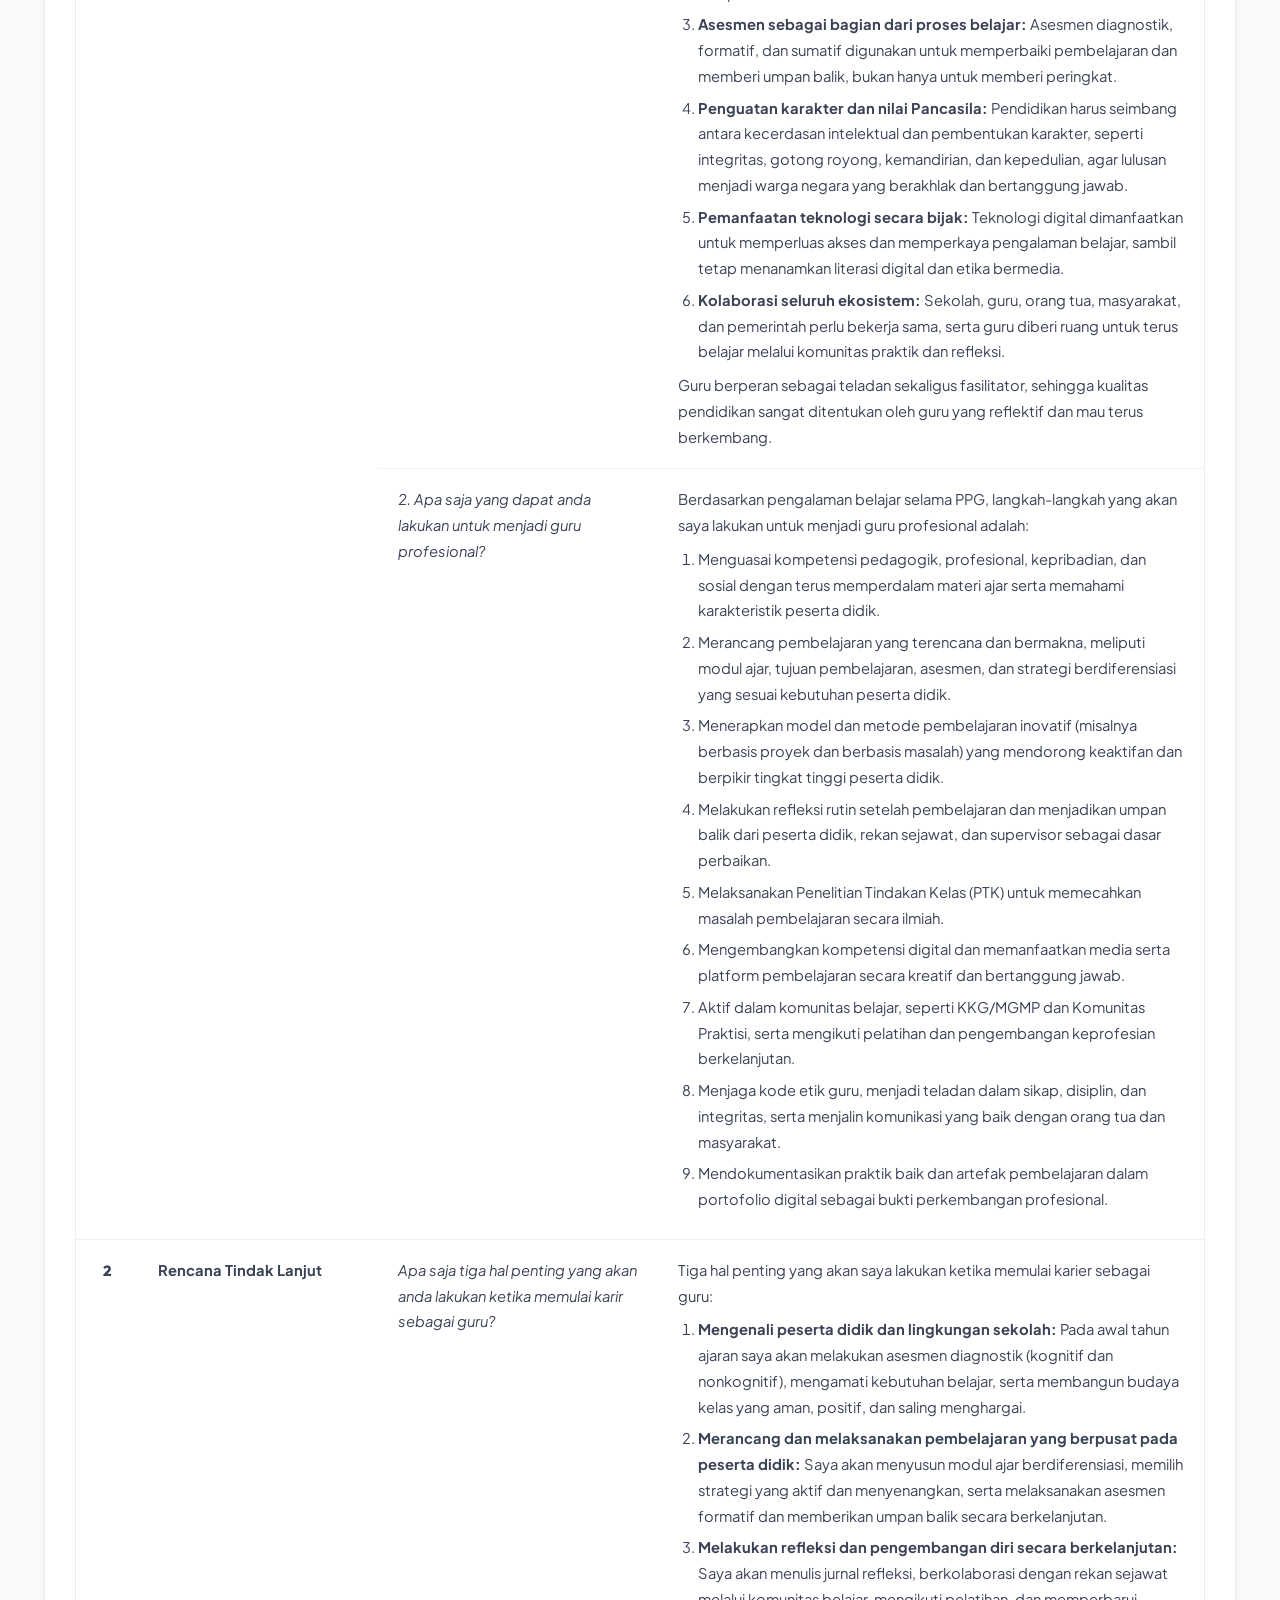
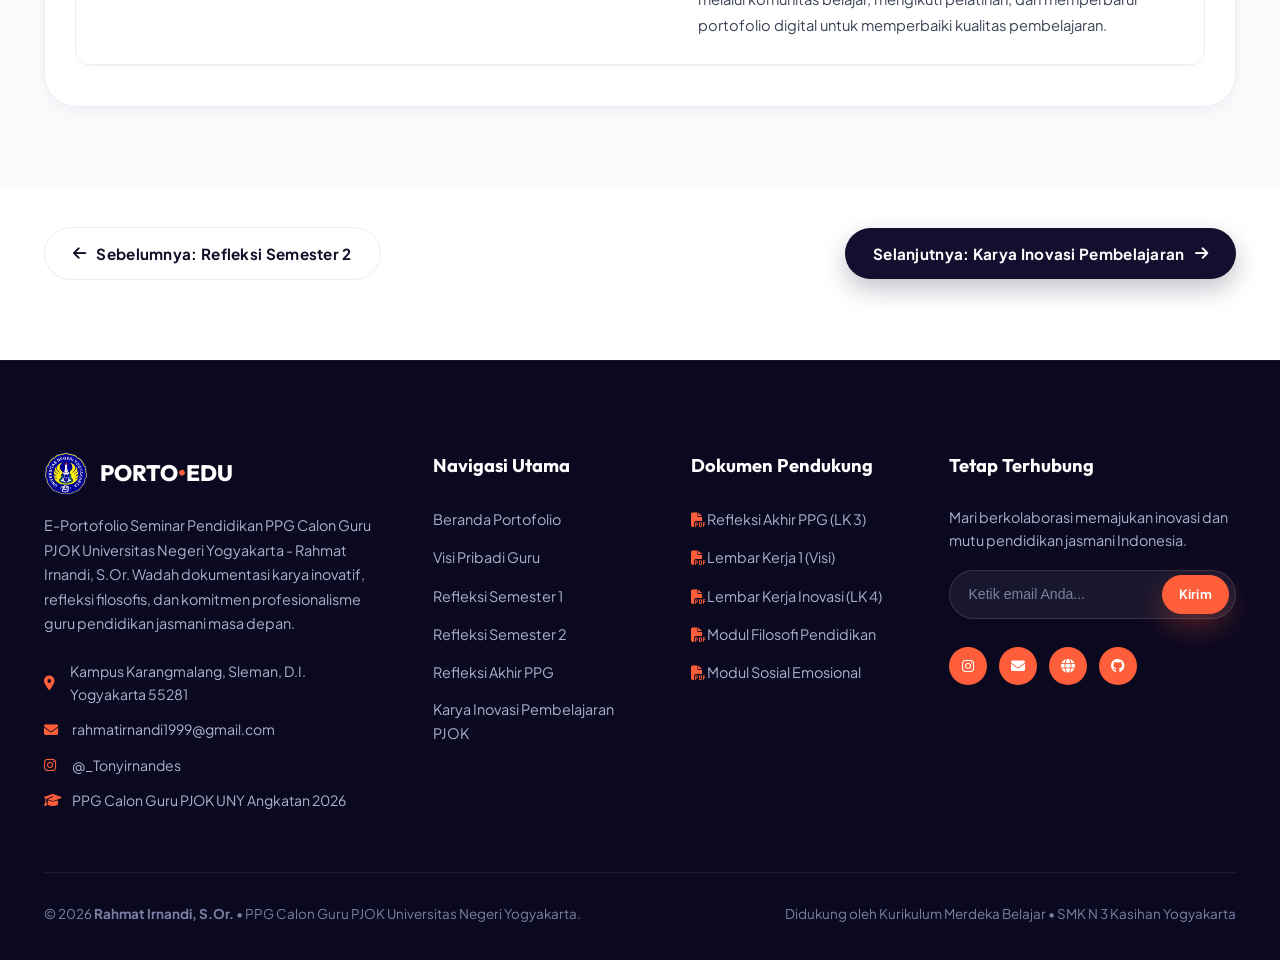
<file: refleksi-ppg.html>
<!doctype html>
<html lang="id">
  <head>
    <meta charset="UTF-8" />
    <meta name="viewport" content="width=device-width, initial-scale=1.0" />
    <title>Refleksi Akhir PPG | LK 3 Refleksi Pengalaman Belajar - Rahmat Irnandi, S.Or.</title>
    <meta
      name="description"
      content="Dokumentasi Lembar Kerja 3 (LK 3) Refleksi Pengalaman Belajar Selama Mengikuti PPG Calon Guru PJOK Universitas Negeri Yogyakarta - Rahmat Irnandi, S.Or. (NIM: 25105260385). Visi pendidikan Indonesia, langkah menjadi guru profesional, dan rencana tindak lanjut karier."
    />

    <!-- Favicon -->
    <link rel="shortcut icon" href="images/Logo Uny outlitne.png" type="image/x-icon" />

    <!-- Google Fonts: Plus Jakarta Sans & Outfit -->
    <link rel="preconnect" href="https://fonts.googleapis.com" />
    <link rel="preconnect" href="https://fonts.gstatic.com" crossorigin />
    <link
      href="https://fonts.googleapis.com/css2?family=Outfit:wght@400;500;600;700;800;900&family=Plus+Jakarta+Sans:ital,wght@0,300;0,400;0,500;0,600;0,700;0,800;1,400&display=swap"
      rel="stylesheet"
    />

    <!-- Font Awesome Icons -->
    <link rel="stylesheet" href="https://cdnjs.cloudflare.com/ajax/libs/font-awesome/6.5.1/css/all.min.css" />

    <!-- MediaPro Design Theme CSS -->
    <link rel="stylesheet" href="css/mediapro.css" />
  </head>

  <body>
    <!-- TOP SCROLL PROGRESS LINE -->
    <div class="scroll-progress-line" id="scrollProgressLine"></div>

    <!-- ==================== 1. NAVBAR ==================== -->
    <header class="navbar-mediapro" id="navbarMediaPro">
      <div class="container nav-container">
        <!-- Brand Logo -->
        <a href="index.html" class="nav-brand" aria-label="Beranda Portofolio">
          <img src="images/logo_uny.png" alt="Logo UNY" class="nav-brand-logo" />
          <span>PORTO<span class="brand-dot">•</span>EDU</span>
        </a>

        <!-- Desktop Navigation Links -->
        <nav class="nav-links">
          <a href="index.html" class="nav-link">Beranda</a>
          <a href="identitas.html" class="nav-link">Visi Pribadi</a>
          <a href="refleksi-sem1.html" class="nav-link">Semester 1</a>
          <a href="refleksi-sem2.html" class="nav-link">Semester 2</a>
          <a href="refleksi-ppg.html" class="nav-link active">Refleksi PPG</a>
        </nav>

        <!-- Right CTA / Contact Info -->
        <div class="nav-cta">
          <a href="karya.html" class="btn btn-primary-dark">
            <span>Karya Inovasi</span>
            <i class="fa-solid fa-arrow-right"></i>
          </a>
          <button class="mobile-menu-btn" id="mobileMenuBtn" aria-label="Buka Menu Navigasi">
            <span></span>
            <span></span>
            <span></span>
          </button>
        </div>
      </div>
    </header>

    <!-- MOBILE NAVIGATION DRAWER -->
    <div class="mobile-overlay" id="mobileOverlay"></div>
    <div class="mobile-drawer" id="mobileDrawer">
      <div class="mobile-drawer-header">
        <div class="nav-brand">
          <img src="images/logo_uny.png" alt="Logo UNY" style="height: 36px" />
          <span>PORTO<span class="brand-dot">•</span>EDU</span>
        </div>
        <button class="mobile-close-btn" id="mobileCloseBtn" aria-label="Tutup Menu">
          <i class="fa-solid fa-xmark"></i>
        </button>
      </div>
      <div class="mobile-drawer-links">
        <a href="index.html" class="mobile-drawer-link">Beranda <i class="fa-solid fa-chevron-right"></i></a>
        <a href="identitas.html" class="mobile-drawer-link">Visi Pribadi Guru <i class="fa-solid fa-chevron-right"></i></a>
        <a href="refleksi-sem1.html" class="mobile-drawer-link">Semester 1 <i class="fa-solid fa-chevron-right"></i></a>
        <a href="refleksi-sem2.html" class="mobile-drawer-link">Semester 2 <i class="fa-solid fa-chevron-right"></i></a>
        <a href="refleksi-ppg.html" class="mobile-drawer-link active">Refleksi PPG <i class="fa-solid fa-chevron-right"></i></a>
      </div>
      <div class="mobile-drawer-footer">
        <a href="mailto:rahmatirnandi1999@gmail.com" class="btn btn-orange" style="width: 100%; justify-content: center">
          <i class="fa-solid fa-envelope"></i>
          <span>Hubungi Pengembang</span>
        </a>
      </div>
    </div>

    <main>
      <!-- ==================== HERO BANNER: LK 3 ==================== -->
      <section class="sem-hero-banner" id="hero">
        <div class="container">
          <div class="sem-hero-badge-row">
            <div class="badge-pill orange">
              <i class="fa-solid fa-graduation-cap"></i> LEMBAR KERJA 3 (LK 3)
            </div>
            <div class="badge-pill purple">
              <i class="fa-solid fa-award"></i> PPG CALON GURU PJOK UNY 2026
            </div>
          </div>
          <h1 class="sem-hero-title">
            Refleksi Menyeluruh &amp;<br />
            <span class="text-gradient">Transformasi Guru PJOK</span>
          </h1>
          <p class="sem-hero-desc">
            Dokumentasi komprehensif Lembar Kerja 3 (LK 3) Refleksi Pengalaman Belajar Selama Mengikuti Program PPG di Universitas Negeri Yogyakarta. Merumuskan paradigma pendidikan Indonesia yang memanusiakan dan berpusat pada peserta didik, 9 langkah konkret penguasaan kompetensi guru profesional, serta rencana tindak lanjut dalam mengawali karier pendidik di sekolah.
          </p>

          <div style="display: flex; gap: 14px; margin-bottom: 28px; flex-wrap: wrap;">
            <a href="#refleksi-filosofis" class="btn btn-primary-dark">
              <i class="fa-solid fa-compass"></i> Pendidikan Ideal Indonesia
            </a>
            <a href="#kompetensi-profesional" class="btn btn-outline">
              <i class="fa-solid fa-award"></i> Langkah Guru Profesional
            </a>
            <a href="#rencana-tindak-lanjut" class="btn btn-outline">
              <i class="fa-solid fa-route"></i> Rencana Tindak Lanjut
            </a>
            <a href="#dokumen-asli" class="btn btn-orange">
              <i class="fa-solid fa-file-pdf"></i> Pratinjau Dokumen LK 3
            </a>
          </div>

          <div class="sem-meta-stats">
            <div class="sem-meta-stat-pill">
              <i class="fa-solid fa-user-check"></i>
              <span>Rahmat Irnandi, S.Or.</span>
            </div>
            <div class="sem-meta-stat-pill">
              <i class="fa-solid fa-id-card"></i>
              <span>NIM: 25105260385</span>
            </div>
            <div class="sem-meta-stat-pill">
              <i class="fa-solid fa-medal"></i>
              <span>PPG Calon Guru PJOK UNY</span>
            </div>
            <div class="sem-meta-stat-pill">
              <i class="fa-solid fa-school"></i>
              <span>SMK N 3 Kasihan Yogyakarta</span>
            </div>
            <div class="sem-meta-stat-pill">
              <i class="fa-solid fa-file-circle-check"></i>
              <span>LK 3 Tuntas &amp; Terverifikasi</span>
            </div>
          </div>
        </div>
      </section>

      <!-- ==================== SECTION 1: BAGAIMANA SEHARUSNYA PENDIDIKAN DI INDONESIA? ==================== -->
      <section class="content-section" id="refleksi-filosofis">
        <div class="container">
          <div class="section-header">
            <div class="badge-pill orange">
              <i class="fa-solid fa-scale-balanced"></i> LEMBAR KERJA 3 (LK 3) // PERTANYAAN 1
            </div>
            <h2 class="section-title">
              Bagaimana Seharusnya <span class="text-gradient">Pendidikan di Indonesia?</span>
            </h2>
            <p class="section-subtitle">
              <em>"Setelah mengikuti rangkaian refleksi pengalaman belajar, menurut anda, bagaimana seharusnya pendidikan di Indonesia?"</em>
            </p>
          </div>

          <!-- Highlight Lead Quote Box -->
          <div class="callout-highlight">
            <div class="callout-badge">
              <i class="fa-solid fa-quote-left"></i> Sintesis Reflektif Mahasiswa PPG
            </div>
            <p class="callout-text">
              "Setelah mengikuti rangkaian PPG, saya memandang bahwa <strong>pendidikan di Indonesia seharusnya menjadi proses yang memanusiakan peserta didik, bukan sekadar mengejar nilai dan kelulusan</strong>. Pendidikan perlu berpusat pada peserta didik, yaitu menghargai keunikan, latar belakang, minat, dan kesiapan belajar setiap anak."
            </p>
            <div class="callout-meta">
              <span class="callout-tag"><i class="fa-solid fa-check"></i> Memanusiakan Peserta Didik</span>
              <span class="callout-tag"><i class="fa-solid fa-check"></i> Menghargai Keunikan &amp; Minat Anak</span>
              <span class="callout-tag"><i class="fa-solid fa-check"></i> Melampaui Sekadar Nilai &amp; Kelulusan</span>
              <span class="callout-tag"><i class="fa-solid fa-check"></i> Guru sebagai Teladan &amp; Fasilitator</span>
            </div>
          </div>

          <!-- 6 Pillars of Indonesian Education Grid -->
          <div class="pillar-grid" style="grid-template-columns: repeat(auto-fit, minmax(320px, 1fr)); margin-top: 32px;">
            <!-- Pillar 1 -->
            <div class="pillar-card">
              <div class="pillar-icon-wrap" style="background: rgba(37, 99, 235, 0.1); color: #2563EB;">
                <i class="fa-solid fa-brain"></i>
              </div>
              <div class="pillar-num">PILAR 01</div>
              <h3 class="pillar-title">Pembelajaran yang Bermakna dan Mendalam</h3>
              <p class="pillar-desc">
                Pembelajaran seharusnya mendorong pemahaman konsep, berpikir kritis, kreativitas, kolaborasi, dan komunikasi, bukan hafalan. Kegiatan belajar dikaitkan langsung dengan konteks nyata dan lingkungan sekitar peserta didik agar relevan dan aplikatif.
              </p>
            </div>

            <!-- Pillar 2 -->
            <div class="pillar-card">
              <div class="pillar-icon-wrap" style="background: rgba(249, 115, 22, 0.1); color: var(--accent-orange);">
                <i class="fa-solid fa-hands-holding-child"></i>
              </div>
              <div class="pillar-num">PILAR 02</div>
              <h3 class="pillar-title">Berdiferensiasi dan Inklusif</h3>
              <p class="pillar-desc">
                Guru menyesuaikan konten, proses, dan produk pembelajaran dengan kebutuhan peserta didik, sehingga tidak ada anak yang tertinggal karena perbedaan kemampuan fisik, gaya belajar motorik, maupun kondisi sosial ekonomi mereka.
              </p>
            </div>

            <!-- Pillar 3 -->
            <div class="pillar-card">
              <div class="pillar-icon-wrap" style="background: rgba(16, 185, 129, 0.1); color: #10B981;">
                <i class="fa-solid fa-chart-simple"></i>
              </div>
              <div class="pillar-num">PILAR 03</div>
              <h3 class="pillar-title">Asesmen sebagai Bagian dari Proses Belajar</h3>
              <p class="pillar-desc">
                Asesmen diagnostik, formatif, dan sumatif digunakan untuk memperbaiki kualitas pembelajaran dan memberikan umpan balik konstruktif yang memberdayakan murid, bukan semata-mata digunakan untuk memberi label peringkat atau ranking.
              </p>
            </div>

            <!-- Pillar 4 -->
            <div class="pillar-card">
              <div class="pillar-icon-wrap" style="background: rgba(168, 85, 247, 0.1); color: var(--accent-purple);">
                <i class="fa-solid fa-shield-heart"></i>
              </div>
              <div class="pillar-num">PILAR 04</div>
              <h3 class="pillar-title">Penguatan Karakter dan Nilai Pancasila</h3>
              <p class="pillar-desc">
                Pendidikan harus seimbang antara kecerdasan intelektual dan pembentukan karakter mulia, seperti integritas, sportivitas, gotong royong, kemandirian, dan kepedulian sosial, agar lulusan menjadi warga negara yang berakhlak dan bertanggung jawab.
              </p>
            </div>

            <!-- Pillar 5 -->
            <div class="pillar-card">
              <div class="pillar-icon-wrap" style="background: rgba(14, 165, 233, 0.1); color: #0EA5E9;">
                <i class="fa-solid fa-laptop-code"></i>
              </div>
              <div class="pillar-num">PILAR 05</div>
              <h3 class="pillar-title">Pemanfaatan Teknologi secara Bijak</h3>
              <p class="pillar-desc">
                Teknologi digital dimanfaatkan untuk memperluas akses dan memperkaya pengalaman belajar (seperti analisis gerak video &amp; asesmen interaktif), sambil tetap menanamkan literasi digital yang sehat, aman, dan etika bermedia.
              </p>
            </div>

            <!-- Pillar 6 -->
            <div class="pillar-card">
              <div class="pillar-icon-wrap" style="background: rgba(234, 88, 12, 0.1); color: #EA580C;">
                <i class="fa-solid fa-users-gear"></i>
              </div>
              <div class="pillar-num">PILAR 06</div>
              <h3 class="pillar-title">Kolaborasi Seluruh Ekosistem Pendidikan</h3>
              <p class="pillar-desc">
                Sekolah, guru, orang tua, masyarakat, dan pemerintah perlu bekerja sama dalam sinergi yang harmonis. Guru diberikan ruang kemerdekaan untuk terus bertumbuh melalui komunitas praktisi, forum MGMP, dan refleksi berkelanjutan.
              </p>
            </div>
          </div>

          <!-- Summary Quote Footer -->
          <div style="margin-top: 28px; padding: 22px 28px; background: #F8FAFC; border: 1px solid var(--border-mediapro); border-radius: 14px; display: flex; align-items: center; gap: 16px;">
            <div style="width: 44px; height: 44px; border-radius: 50%; background: var(--accent-orange); color: #fff; display: flex; align-items: center; justify-content: center; flex-shrink: 0; font-size: 1.1rem;">
              <i class="fa-solid fa-user-tie"></i>
            </div>
            <p style="margin: 0; font-size: 0.95rem; color: var(--text-dark); line-height: 1.6; font-weight: 500;">
              "Guru berperan sebagai teladan sekaligus fasilitator, sehingga kualitas pendidikan sangat ditentukan oleh guru yang reflektif dan mau terus berkembang." &mdash; <strong style="color: var(--accent-orange)">Rahmat Irnandi, S.Or.</strong>
            </p>
          </div>
        </div>
      </section>

      <!-- ==================== SECTION 2: LANGKAH MENJADI GURU PROFESIONAL ==================== -->
      <section class="content-section" id="kompetensi-profesional" style="background: #F8FAFC;">
        <div class="container">
          <div class="section-header">
            <div class="badge-pill purple">
              <i class="fa-solid fa-award"></i> LEMBAR KERJA 3 (LK 3) // PERTANYAAN 2
            </div>
            <h2 class="section-title">
              Langkah Konkret <span class="text-gradient">Menjadi Guru Profesional</span>
            </h2>
            <p class="section-subtitle">
              <em>"Apa saja yang dapat anda lakukan untuk menjadi guru profesional?"</em><br />
              Sembilan langkah strategis berbasis pengalaman belajar selama PPG untuk menguasai 4 pilar kompetensi guru seutuhnya.
            </p>
          </div>

          <!-- 4 Competency Cards Grid -->
          <div class="competency-grid">
            <!-- Kompetensi Pedagogik -->
            <div class="competency-card">
              <div class="competency-header">
                <div class="competency-icon" style="background: rgba(37, 99, 235, 0.1); color: #2563EB;">
                  <i class="fa-solid fa-chalkboard-user"></i>
                </div>
                <div class="competency-header-text">
                  <div class="competency-cat">Kompetensi 01</div>
                  <h3 class="competency-name">Kompetensi Pedagogik</h3>
                </div>
              </div>
              <div class="competency-body">
                <p>Keahlian mengelola pembelajaran yang mendalam, terencana, dan berpihak pada keberagaman murid:</p>
                <ul class="competency-list">
                  <li><strong>Merancang Pembelajaran Terencana &amp; Bermakna:</strong> Menyusun modul ajar, tujuan pembelajaran, asesmen, dan strategi berdiferensiasi yang selaras kebutuhan murid.</li>
                  <li><strong>Model &amp; Metode Inovatif:</strong> Menerapkan pembelajaran berbasis proyek (PjBL) dan masalah (PBL) yang mendorong keaktifan serta nalar tingkat tinggi (HOTS).</li>
                  <li><strong>Memahami Karakteristik Murid:</strong> Mengenali kesiapan belajar, gaya belajar kinestetik, dan latar belakang peserta didik secara utuh.</li>
                </ul>
              </div>
            </div>

            <!-- Kompetensi Kepribadian -->
            <div class="competency-card">
              <div class="competency-header">
                <div class="competency-icon" style="background: rgba(249, 115, 22, 0.1); color: var(--accent-orange);">
                  <i class="fa-solid fa-user-shield"></i>
                </div>
                <div class="competency-header-text">
                  <div class="competency-cat">Kompetensi 02</div>
                  <h3 class="competency-name">Kompetensi Kepribadian</h3>
                </div>
              </div>
              <div class="competency-body">
                <p>Menampilkan kepribadian yang mantap, stabil, berakhlak mulia, dan berintegritas tinggi:</p>
                <ul class="competency-list">
                  <li><strong>Keteladanan Moral &amp; Integritas:</strong> Menjaga kode etik guru serta menjadi teladan dalam kedisiplinan, kejujuran, dan sportivitas di dalam maupun luar lapangan.</li>
                  <li><strong>Refleksi Rutin Pasca-Pembelajaran:</strong> Menjadikan umpan balik dari peserta didik, rekan sejawat, dan supervisor sebagai dasar perbaikan diri tanpa henti.</li>
                  <li><strong>Kematangan Emosional:</strong> Memancarkan sikap sabar, santun, dan menciptakan rasa aman psikologis bagi seluruh peserta didik.</li>
                </ul>
              </div>
            </div>

            <!-- Kompetensi Profesional -->
            <div class="competency-card">
              <div class="competency-header">
                <div class="competency-icon" style="background: rgba(16, 185, 129, 0.1); color: #10B981;">
                  <i class="fa-solid fa-microscope"></i>
                </div>
                <div class="competency-header-text">
                  <div class="competency-cat">Kompetensi 03</div>
                  <h3 class="competency-name">Kompetensi Profesional</h3>
                </div>
              </div>
              <div class="competency-body">
                <p>Penguasaan materi bidang studi keolahragaan dan metodologi ilmiah yang luas dan mendalam:</p>
                <ul class="competency-list">
                  <li><strong>Memperdalam Materi Ajar &amp; Sains Gerak:</strong> Menguasai konsep keolahragaan modern, biomekanika, fisiologi olahraga, dan pedagogi PJOK terkini.</li>
                  <li><strong>Penelitian Tindakan Kelas (PTK):</strong> Melaksanakan PTK secara berkala untuk memecahkan problematika pembelajaran secara ilmiah dan empiris.</li>
                  <li><strong>Kompetensi Digital &amp; Portofolio:</strong> Memanfaatkan platform digital secara kreatif serta mendokumentasikan artefak pembelajaran dalam portofolio digital.</li>
                </ul>
              </div>
            </div>

            <!-- Kompetensi Sosial -->
            <div class="competency-card">
              <div class="competency-header">
                <div class="competency-icon" style="background: rgba(168, 85, 247, 0.1); color: var(--accent-purple);">
                  <i class="fa-solid fa-handshake-angle"></i>
                </div>
                <div class="competency-header-text">
                  <div class="competency-cat">Kompetensi 04</div>
                  <h3 class="competency-name">Kompetensi Sosial</h3>
                </div>
              </div>
              <div class="competency-body">
                <p>Kecakapan berkomunikasi dan berinteraksi secara efektif dengan seluruh ekosistem sekolah:</p>
                <ul class="competency-list">
                  <li><strong>Aktif dalam Komunitas Belajar:</strong> Berpartisipasi aktif dalam MGMP PJOK, Komunitas Praktisi, dan forum Pengembangan Keprofesian Berkelanjutan (PKB).</li>
                  <li><strong>Kemitraan Positif dengan Orang Tua:</strong> Menjalin komunikasi yang transparan, harmonis, dan terbuka dengan orang tua murid demi kemajuan belajar anak.</li>
                  <li><strong>Kolaborasi dengan Masyarakat:</strong> Bersinergi dengan lingkungan sosial dan institusi keolahragaan di sekitar sekolah untuk memperkaya sumber belajar.</li>
                </ul>
              </div>
            </div>
          </div>
        </div>
      </section>

      <!-- ==================== SECTION 3: RENCANA TINDAK LANJUT KARIER GURU ==================== -->
      <section class="content-section" id="rencana-tindak-lanjut">
        <div class="container">
          <div class="section-header">
            <div class="badge-pill orange">
              <i class="fa-solid fa-route"></i> LEMBAR KERJA 3 (LK 3) // INDIKATOR 2: RENCANA TINDAK LANJUT
            </div>
            <h2 class="section-title">
              Tiga Hal Penting Saat <span class="text-gradient">Memulai Karier Guru</span>
            </h2>
            <p class="section-subtitle">
              <em>"Apa saja tiga hal penting yang akan anda lakukan ketika memulai karir sebagai guru?"</em><br />
              Peta jalan strategis dan terukur yang akan segera saya eksekusi saat mengawali tugas profesional di satuan pendidikan.
            </p>
          </div>

          <!-- 3 Roadmap Step Cards Grid -->
          <div class="roadmap-grid">
            <!-- Langkah 1 -->
            <div class="roadmap-step-card">
              <div class="roadmap-badge">LANGKAH 01 // AWAL TAHUN AJARAN</div>
              <div style="font-size: 2rem; color: var(--accent-orange); margin-bottom: 14px;">
                <i class="fa-solid fa-compass-drafting"></i>
              </div>
              <h3 class="roadmap-title">Mengenali Peserta Didik dan Lingkungan Sekolah</h3>
              <p class="roadmap-desc">
                Pada awal tahun ajaran, saya akan melakukan <strong>asesmen diagnostik (kognitif dan nonkognitif)</strong> untuk memetakan kesiapan fisik, gaya belajar gerak, dan minat murid. Saya juga mengamati kebutuhan belajar khusus serta aktif <strong>membangun budaya kelas dan lapangan yang aman, positif, inklusif, dan saling menghargai</strong>.
              </p>
            </div>

            <!-- Langkah 2 -->
            <div class="roadmap-step-card">
              <div class="roadmap-badge">LANGKAH 02 // PROSES PEMBELAJARAN</div>
              <div style="font-size: 2rem; color: #2563EB; margin-bottom: 14px;">
                <i class="fa-solid fa-chalkboard-user"></i>
              </div>
              <h3 class="roadmap-title">Merancang &amp; Melaksanakan Pembelajaran Berpusat pada Murid</h3>
              <p class="roadmap-desc">
                Saya akan menyusun <strong>modul ajar berdiferensiasi</strong>, memilih strategi pembelajaran gerak yang aktif, interaktif, dan menyenangkan (seperti <em>Sport Education Model</em> &amp; gamifikasi). Selain itu, saya melaksanakan <strong>asesmen formatif berkelanjutan</strong> guna memberikan umpan balik nyata bagi perbaikan kualitas belajar siswa.
              </p>
            </div>

            <!-- Langkah 3 -->
            <div class="roadmap-step-card">
              <div class="roadmap-badge">LANGKAH 03 // PENGEMBANGAN DIRI</div>
              <div style="font-size: 2rem; color: #10B981; margin-bottom: 14px;">
                <i class="fa-solid fa-book-journal-whills"></i>
              </div>
              <h3 class="roadmap-title">Refleksi dan Pengembangan Diri secara Berkelanjutan</h3>
              <p class="roadmap-desc">
                Saya berkomitmen <strong>menulis jurnal refleksi rutin</strong> setiap selesai sesi pembelajaran, berkolaborasi erat dengan rekan sejawat melalui komunitas belajar/MGMP, konsisten mengikuti pelatihan keprofesian guru, serta <strong>memperbarui portofolio digital</strong> secara berkala demi menjamin perbaikan mutu mengajar sepanjang karier.
              </p>
            </div>
          </div>
        </div>
      </section>

      <!-- ==================== SECTION 4: PRATINJAU DOKUMEN ASLI LK 3 & ACCORDION TABEL ==================== -->
      <section class="content-section" id="dokumen-asli" style="background: #F8FAFC;">
        <div class="container">
          <div class="section-header">
            <div class="badge-pill purple">
              <i class="fa-solid fa-file-pdf"></i> DOKUMEN RESMI // LEMBAR KERJA 3 (LK 3)
            </div>
            <h2 class="section-title">
              Pratinjau Dokumen <span class="text-gradient">Refleksi Akhir PPG (Refleksi_PPG.pdf)</span>
            </h2>
            <p class="section-subtitle">
              Dokumen resmi Lembar Kerja 3 (LK 3) Refleksi Pengalaman Belajar Selama Mengikuti PPG oleh Rahmat Irnandi, S.Or. (NIM: 25105260385).
            </p>
          </div>

          <div class="document-preview-section">
            <div style="display: flex; justify-content: space-between; align-items: center; margin-bottom: 16px; flex-wrap: wrap; gap: 12px;">
              <div>
                <h4 style="font-family: var(--font-heading); font-size: 1.15rem; font-weight: 700; color: var(--text-dark); margin-bottom: 4px;">
                  <i class="fa-solid fa-file-pdf" style="color: var(--accent-orange); margin-right: 6px;"></i> Refleksi_PPG.pdf
                </h4>
                <p style="font-size: 13px; color: var(--text-dark-muted); margin: 0;">Dokumen Resmi LK 3 Seminar Pendidikan UNY 2026 (4 Halaman Utuh)</p>
              </div>
              <div style="display: flex; gap: 10px; flex-wrap: wrap;">
                <button type="button" class="btn btn-outline" onclick="openDocument('dokumen/Refleksi_PPG.pdf', 'Dokumen LK 3: Refleksi Pengalaman Belajar PPG - Rahmat Irnandi, S.Or.')">
                  <i class="fa-solid fa-expand"></i> Mode Layar Penuh
                </button>
                <a href="dokumen/Refleksi_PPG.pdf" target="_blank" class="btn btn-orange">
                  <i class="fa-solid fa-arrow-up-right-from-square"></i> Buka Dokumen di Tab Baru ↗
                </a>
              </div>
            </div>

            <div class="iframe-container">
              <iframe src="dokumen/Refleksi_PPG.pdf" width="100%" height="100%" style="border: none;" title="Dokumen LK 3 Refleksi PPG"></iframe>
            </div>
          </div>

          <!-- LK 3 Accordion & Full Table -->
          <div class="lk4-accordion" style="margin-top: 36px">
            <button type="button" class="accordion-trigger active" id="tableAccordionTrigger">
              <div class="accordion-trigger-inner">
                <i class="fa-solid fa-table-list" style="color: var(--accent-orange);"></i>
                <span>Lihat Format Tabel Lengkap Lembar Kerja 3 (LK 3)</span>
              </div>
              <i class="fa-solid fa-chevron-down accordion-icon"></i>
            </button>

            <div class="accordion-body open" id="tableAccordionBody">
              <!-- Meta Header Table -->
              <div style="background: #FFFFFF; border: 1px solid var(--border-mediapro); border-radius: 12px; padding: 18px 24px; margin-bottom: 20px;">
                <div style="display: grid; grid-template-columns: repeat(auto-fit, minmax(240px, 1fr)); gap: 14px; font-size: 13px;">
                  <div><span style="color: var(--text-dark-muted);">Nama Mahasiswa:</span> <strong style="color: var(--text-dark);">Rahmat Irnandi</strong></div>
                  <div><span style="color: var(--text-dark-muted);">NIM:</span> <strong style="color: var(--text-dark);">25105260385</strong></div>
                  <div><span style="color: var(--text-dark-muted);">Bidang Studi:</span> <strong style="color: var(--text-dark);">PPG Calon Guru PJOK UNY 2026</strong></div>
                  <div><span style="color: var(--text-dark-muted);">Tugas:</span> <strong style="color: var(--accent-orange);">LK 3: Refleksi Pengalaman Belajar Selama Mengikuti PPG</strong></div>
                </div>
              </div>

              <!-- Table -->
              <div class="lk4-table-wrap">
                <table class="lk4-table">
                  <thead>
                    <tr>
                      <th class="lk4-col-num" style="width: 50px;">No</th>
                      <th class="lk4-col-indicator" style="width: 240px;">Indikator</th>
                      <th class="lk4-col-question" style="width: 280px;">Pertanyaan</th>
                      <th class="lk4-col-answer">Uraian Jawaban Resmi Mahasiswa</th>
                    </tr>
                  </thead>
                  <tbody>
                    <!-- INDIKATOR 1 (Pertanyaan 1) -->
                    <tr>
                      <td class="lk4-col-num" rowspan="2">1</td>
                      <td class="lk4-col-indicator" rowspan="2">
                        <strong>Refleksi pengalaman belajar selama mengikuti Program PPG</strong>
                      </td>
                      <td class="lk4-col-question">
                        1. Setelah mengikuti rangkaian refleksi pengalaman belajar, menurut anda, bagaimana seharusnya pendidikan di Indonesia?
                      </td>
                      <td class="lk4-col-answer">
                        <p>Setelah mengikuti rangkaian PPG, saya memandang bahwa <strong>pendidikan di Indonesia seharusnya menjadi proses yang memanusiakan peserta didik, bukan sekadar mengejar nilai dan kelulusan</strong>. Pendidikan perlu berpusat pada peserta didik, yaitu menghargai keunikan, latar belakang, minat, dan kesiapan belajar setiap anak.</p>
                        <p>Pandangan saya dapat dirangkum sebagai berikut:</p>
                        <ol>
                          <li><strong>Pembelajaran yang bermakna dan mendalam:</strong> Pembelajaran seharusnya mendorong pemahaman konsep, berpikir kritis, kreativitas, kolaborasi, dan komunikasi, bukan hafalan. Kegiatan belajar dikaitkan dengan konteks nyata dan lingkungan sekitar peserta didik.</li>
                          <li><strong>Berdiferensiasi dan inklusif:</strong> Guru menyesuaikan konten, proses, dan produk pembelajaran dengan kebutuhan peserta didik, sehingga tidak ada anak yang tertinggal karena perbedaan kemampuan, gaya belajar, maupun kondisi sosial.</li>
                          <li><strong>Asesmen sebagai bagian dari proses belajar:</strong> Asesmen diagnostik, formatif, dan sumatif digunakan untuk memperbaiki pembelajaran dan memberi umpan balik, bukan hanya untuk memberi peringkat.</li>
                          <li><strong>Penguatan karakter dan nilai Pancasila:</strong> Pendidikan harus seimbang antara kecerdasan intelektual dan pembentukan karakter, seperti integritas, gotong royong, kemandirian, dan kepedulian, agar lulusan menjadi warga negara yang berakhlak dan bertanggung jawab.</li>
                          <li><strong>Pemanfaatan teknologi secara bijak:</strong> Teknologi digital dimanfaatkan untuk memperluas akses dan memperkaya pengalaman belajar, sambil tetap menanamkan literasi digital dan etika bermedia.</li>
                          <li><strong>Kolaborasi seluruh ekosistem:</strong> Sekolah, guru, orang tua, masyarakat, dan pemerintah perlu bekerja sama, serta guru diberi ruang untuk terus belajar melalui komunitas praktik dan refleksi.</li>
                        </ol>
                        <p>Guru berperan sebagai teladan sekaligus fasilitator, sehingga kualitas pendidikan sangat ditentukan oleh guru yang reflektif dan mau terus berkembang.</p>
                      </td>
                    </tr>

                    <!-- INDIKATOR 1 (Pertanyaan 2) -->
                    <tr>
                      <td class="lk4-col-question">
                        2. Apa saja yang dapat anda lakukan untuk menjadi guru profesional?
                      </td>
                      <td class="lk4-col-answer">
                        <p>Berdasarkan pengalaman belajar selama PPG, langkah-langkah yang akan saya lakukan untuk menjadi guru profesional adalah:</p>
                        <ol>
                          <li>Menguasai kompetensi pedagogik, profesional, kepribadian, dan sosial dengan terus memperdalam materi ajar serta memahami karakteristik peserta didik.</li>
                          <li>Merancang pembelajaran yang terencana dan bermakna, meliputi modul ajar, tujuan pembelajaran, asesmen, dan strategi berdiferensiasi yang sesuai kebutuhan peserta didik.</li>
                          <li>Menerapkan model dan metode pembelajaran inovatif (misalnya berbasis proyek dan berbasis masalah) yang mendorong keaktifan dan berpikir tingkat tinggi peserta didik.</li>
                          <li>Melakukan refleksi rutin setelah pembelajaran dan menjadikan umpan balik dari peserta didik, rekan sejawat, dan supervisor sebagai dasar perbaikan.</li>
                          <li>Melaksanakan Penelitian Tindakan Kelas (PTK) untuk memecahkan masalah pembelajaran secara ilmiah.</li>
                          <li>Mengembangkan kompetensi digital dan memanfaatkan media serta platform pembelajaran secara kreatif dan bertanggung jawab.</li>
                          <li>Aktif dalam komunitas belajar, seperti KKG/MGMP dan Komunitas Praktisi, serta mengikuti pelatihan dan pengembangan keprofesian berkelanjutan.</li>
                          <li>Menjaga kode etik guru, menjadi teladan dalam sikap, disiplin, dan integritas, serta menjalin komunikasi yang baik dengan orang tua dan masyarakat.</li>
                          <li>Mendokumentasikan praktik baik dan artefak pembelajaran dalam portofolio digital sebagai bukti perkembangan profesional.</li>
                        </ol>
                      </td>
                    </tr>

                    <!-- INDIKATOR 2 -->
                    <tr>
                      <td class="lk4-col-num">2</td>
                      <td class="lk4-col-indicator">
                        <strong>Rencana Tindak Lanjut</strong>
                      </td>
                      <td class="lk4-col-question">
                        Apa saja tiga hal penting yang akan anda lakukan ketika memulai karir sebagai guru?
                      </td>
                      <td class="lk4-col-answer">
                        <p>Tiga hal penting yang akan saya lakukan ketika memulai karier sebagai guru:</p>
                        <ol>
                          <li><strong>Mengenali peserta didik dan lingkungan sekolah:</strong> Pada awal tahun ajaran saya akan melakukan asesmen diagnostik (kognitif dan nonkognitif), mengamati kebutuhan belajar, serta membangun budaya kelas yang aman, positif, dan saling menghargai.</li>
                          <li><strong>Merancang dan melaksanakan pembelajaran yang berpusat pada peserta didik:</strong> Saya akan menyusun modul ajar berdiferensiasi, memilih strategi yang aktif dan menyenangkan, serta melaksanakan asesmen formatif dan memberikan umpan balik secara berkelanjutan.</li>
                          <li><strong>Melakukan refleksi dan pengembangan diri secara berkelanjutan:</strong> Saya akan menulis jurnal refleksi, berkolaborasi dengan rekan sejawat melalui komunitas belajar, mengikuti pelatihan, dan memperbarui portofolio digital untuk memperbaiki kualitas pembelajaran.</li>
                        </ol>
                      </td>
                    </tr>
                  </tbody>
                </table>
              </div>
            </div>
          </div>
        </div>
      </section>

      <!-- ==================== SECTION 5: PAGE NAVIGATION ==================== -->
      <section class="content-section" style="padding: 40px 0 80px; background: #FFFFFF;">
        <div class="container">
          <div style="display: flex; justify-content: space-between; align-items: center; flex-wrap: wrap; gap: 20px;">
            <a href="refleksi-sem2.html" class="btn btn-outline" style="text-decoration: none; display: inline-flex; align-items: center; gap: 10px;">
              <i class="fa-solid fa-arrow-left"></i> Sebelumnya: Refleksi Semester 2
            </a>
            <a href="karya.html" class="btn btn-primary-dark" style="text-decoration: none; display: inline-flex; align-items: center; gap: 10px;">
              Selanjutnya: Karya Inovasi Pembelajaran <i class="fa-solid fa-arrow-right"></i>
            </a>
          </div>
        </div>
      </section>
    </main>

    <!-- ==================== PDF MODAL ==================== -->
    <div class="pdf-modal" id="pdfModal" aria-hidden="true" role="dialog" aria-modal="true" aria-labelledby="pdfTitle">
      <div class="pdf-modal-backdrop" onclick="closeDocument()"></div>
      <div class="pdf-viewer">
        <div class="pdf-header">
          <div class="pdf-header-meta">
            <div class="pdf-label">Dokumen Resmi / Lembar Kerja 3</div>
            <h3 class="pdf-title" id="pdfTitle">Pratinjau Dokumen LK 3</h3>
          </div>
          <div class="pdf-actions">
            <a href="#" target="_blank" rel="noopener noreferrer" id="pdfExternal" class="pdf-open">Buka di Tab Baru ↗</a>
            <button type="button" class="pdf-close" id="pdfClose" onclick="closeDocument()" aria-label="Tutup dokumen">×</button>
          </div>
        </div>
        <div class="pdf-container">
          <iframe id="pdfFrame" src="" title="Penampil Dokumen PDF" loading="lazy"></iframe>
          <div class="pdf-fallback" id="pdfFallback">
            <div class="pdf-fallback-inner">
              <strong>PDF</strong>
              <p>
                Browser tidak dapat menampilkan dokumen secara langsung pada mode ini.<br />
                Silakan gunakan tombol <strong>Buka di Tab Baru</strong> di atas untuk membaca dokumen.
              </p>
            </div>
          </div>
        </div>
      </div>
    </div>

    <!-- ==================== FOOTER ==================== -->
    <footer class="footer-mediapro">
      <div class="container">
        <div class="footer-top-grid">
          <!-- Col 1: Brand -->
          <div class="footer-col-brand">
            <div class="footer-logo">
              <img src="images/logo_uny.png" alt="UNY Logo" style="height: 44px; width: auto; object-fit: contain" />
              <span>PORTO<span class="brand-dot" style="color: var(--accent-orange)">•</span>EDU</span>
            </div>
            <p>
              E-Portofolio Seminar Pendidikan PPG Calon Guru PJOK Universitas Negeri Yogyakarta - Rahmat Irnandi, S.Or. Wadah dokumentasi karya inovatif, refleksi filosofis, dan komitmen profesionalisme guru pendidikan jasmani masa depan.
            </p>
            <div class="footer-contact-items">
              <div>
                <i class="fa-solid fa-location-dot"></i>
                <span>Kampus Karangmalang, Sleman, D.I. Yogyakarta 55281</span>
              </div>
              <div>
                <i class="fa-solid fa-envelope"></i>
                <a href="mailto:rahmatirnandi1999@gmail.com" style="color: inherit; text-decoration: none">rahmatirnandi1999@gmail.com</a>
              </div>
              <div>
                <i class="fa-brands fa-instagram" style="color: var(--accent-orange)"></i>
                <a href="https://www.instagram.com/_Tonyirnandes" target="_blank" rel="noopener noreferrer" style="color: inherit; text-decoration: none">@_Tonyirnandes</a>
              </div>
              <div>
                <i class="fa-solid fa-graduation-cap"></i>
                <span>PPG Calon Guru PJOK UNY Angkatan 2026</span>
              </div>
            </div>
          </div>

          <!-- Col 2: Navigation Links -->
          <div class="footer-col">
            <h4>Navigasi Utama</h4>
            <ul class="footer-nav-list">
              <li><a href="index.html">Beranda Portofolio</a></li>
              <li><a href="identitas.html">Visi Pribadi Guru</a></li>
              <li><a href="refleksi-sem1.html">Refleksi Semester 1</a></li>
              <li><a href="refleksi-sem2.html">Refleksi Semester 2</a></li>
              <li><a href="refleksi-ppg.html">Refleksi Akhir PPG</a></li>
              <li><a href="karya.html">Karya Inovasi Pembelajaran PJOK</a></li>
            </ul>
          </div>

          <!-- Col 3: Dokumen & Unduhan -->
          <div class="footer-col">
            <h4>Dokumen Pendukung</h4>
            <ul class="footer-nav-list">
              <li><a href="dokumen/Refleksi_PPG.pdf" target="_blank"><i class="fa-solid fa-file-pdf" style="color: var(--accent-orange)"></i> Refleksi Akhir PPG (LK 3)</a></li>
              <li><a href="dokumen/Visi.pdf" target="_blank"><i class="fa-solid fa-file-pdf" style="color: var(--accent-orange)"></i> Lembar Kerja 1 (Visi)</a></li>
              <li><a href="dokumen/Karya_Inovasi.pdf" target="_blank"><i class="fa-solid fa-file-pdf" style="color: var(--accent-orange)"></i> Lembar Kerja Inovasi (LK 4)</a></li>
              <li><a href="dokumen/Sem1/LEMBAR KERJA 2 Filosofi Pendidikan.pdf" target="_blank"><i class="fa-solid fa-file-pdf" style="color: var(--accent-orange)"></i> Modul Filosofi Pendidikan</a></li>
              <li><a href="dokumen/Sem2/LEMBAR KERJA 2  Pembelajaran Sosial Emosional.pdf" target="_blank"><i class="fa-solid fa-file-pdf" style="color: var(--accent-orange)"></i> Modul Sosial Emosional</a></li>
            </ul>
          </div>

          <!-- Col 4: Newsletter & Socials -->
          <div class="footer-col">
            <h4>Tetap Terhubung</h4>
            <div class="footer-newsletter-wrap">
              <p>Mari berkolaborasi memajukan inovasi dan mutu pendidikan jasmani Indonesia.</p>
              <div class="footer-input-row">
                <input type="email" placeholder="Ketik email Anda..." />
                <a href="mailto:rahmatirnandi1999@gmail.com" class="btn btn-orange" style="padding: 8px 16px; font-size: 0.8rem">Kirim</a>
              </div>
              <div class="footer-social-icons">
                <a href="https://www.instagram.com/_Tonyirnandes" target="_blank" rel="noopener noreferrer" target="_blank" class="social-circle-btn" aria-label="Instagram">
                  <i class="fa-brands fa-instagram"></i>
                </a>
                <a href="mailto:rahmatirnandi1999@gmail.com" class="social-circle-btn" aria-label="Email">
                  <i class="fa-solid fa-envelope"></i>
                </a>
                <a href="#" class="social-circle-btn" aria-label="Website">
                  <i class="fa-solid fa-globe"></i>
                </a>
                <a href="https://github.com" target="_blank" class="social-circle-btn" aria-label="GitHub">
                  <i class="fa-brands fa-github"></i>
                </a>
              </div>
            </div>
          </div>
        </div>

        <!-- Footer Bottom Bar -->
        <div class="footer-bottom-bar">
          <div>
            &copy; 2026 <strong>Rahmat Irnandi, S.Or.</strong> &bull; PPG Calon Guru PJOK Universitas Negeri Yogyakarta.
          </div>
          <div>
            Didukung oleh Kurikulum Merdeka Belajar &bull; SMK N 3 Kasihan Yogyakarta
          </div>
        </div>
      </div>
    </footer>

    <!-- BACK TO TOP BUTTON -->
    <button class="back-to-top-btn" id="backToTopBtn" aria-label="Kembali ke atas">
      <i class="fa-solid fa-chevron-up"></i>
    </button>

    <!-- Master MediaPro Theme Script -->
    <script src="js/mediapro.js"></script>

    <!-- Page Specific Script: PDF Modal & Accordion -->
    <script>
      document.addEventListener("DOMContentLoaded", function () {
        // PDF Modal Setup
        const pdfModal = document.getElementById("pdfModal");
        const pdfFrame = document.getElementById("pdfFrame");
        const pdfTitle = document.getElementById("pdfTitle");
        const pdfExternal = document.getElementById("pdfExternal");
        const pdfClose = document.getElementById("pdfClose");
        const pdfFallback = document.getElementById("pdfFallback");
        let lastFocusedElement = null;

        window.openDocument = function (file, title) {
          lastFocusedElement = document.activeElement;
          if (pdfTitle) pdfTitle.textContent = title || "Pratinjau Dokumen LK 3";
          if (pdfExternal) pdfExternal.href = file;
          if (pdfFallback) pdfFallback.classList.remove("show");
          if (pdfFrame) {
            pdfFrame.style.display = "block";
            pdfFrame.src = file;
          }
          if (pdfModal) {
            pdfModal.classList.add("active");
            pdfModal.setAttribute("aria-hidden", "false");
          }
          document.body.style.overflow = "hidden";
        };

        window.closeDocument = function () {
          if (pdfModal) {
            pdfModal.classList.remove("active");
            pdfModal.setAttribute("aria-hidden", "true");
          }
          if (pdfFrame) {
            pdfFrame.src = "";
          }
          document.body.style.overflow = "";
          if (lastFocusedElement) lastFocusedElement.focus();
        };

        if (pdfClose) pdfClose.addEventListener("click", closeDocument);
        document.addEventListener("keydown", function (event) {
          if (event.key === "Escape" && pdfModal && pdfModal.classList.contains("active")) {
            closeDocument();
          }
        });
        if (pdfFrame && pdfFallback) {
          pdfFrame.addEventListener("error", function () {
            pdfFrame.style.display = "none";
            pdfFallback.classList.add("show");
          });
        }

        // Accordion Toggle for LK 3 Table
        const trigger = document.getElementById("tableAccordionTrigger");
        const body = document.getElementById("tableAccordionBody");
        if (trigger && body) {
          trigger.addEventListener("click", function () {
            const isOpen = body.classList.contains("open");
            if (isOpen) {
              body.classList.remove("open");
              trigger.classList.remove("active");
            } else {
              body.classList.add("open");
              trigger.classList.add("active");
            }
          });
        }
      });
    </script>
  </body>
</html>
</file>
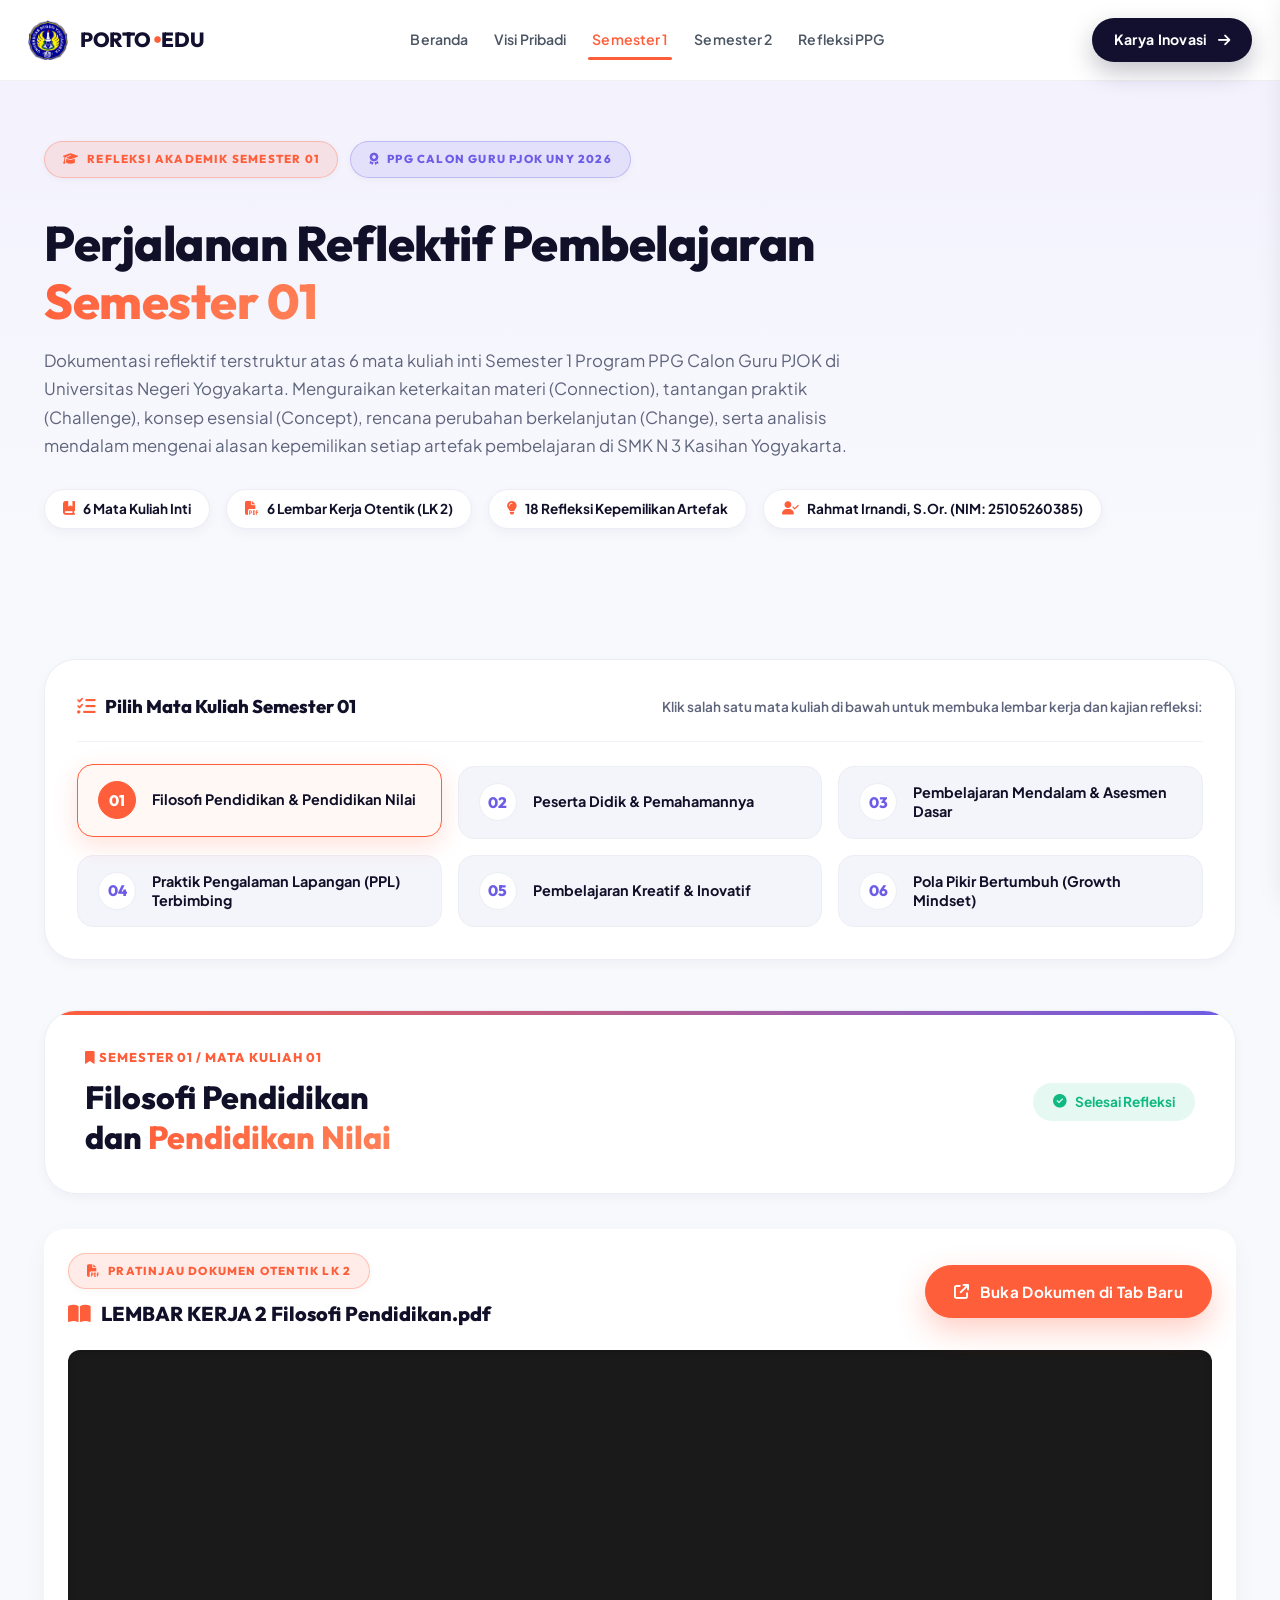
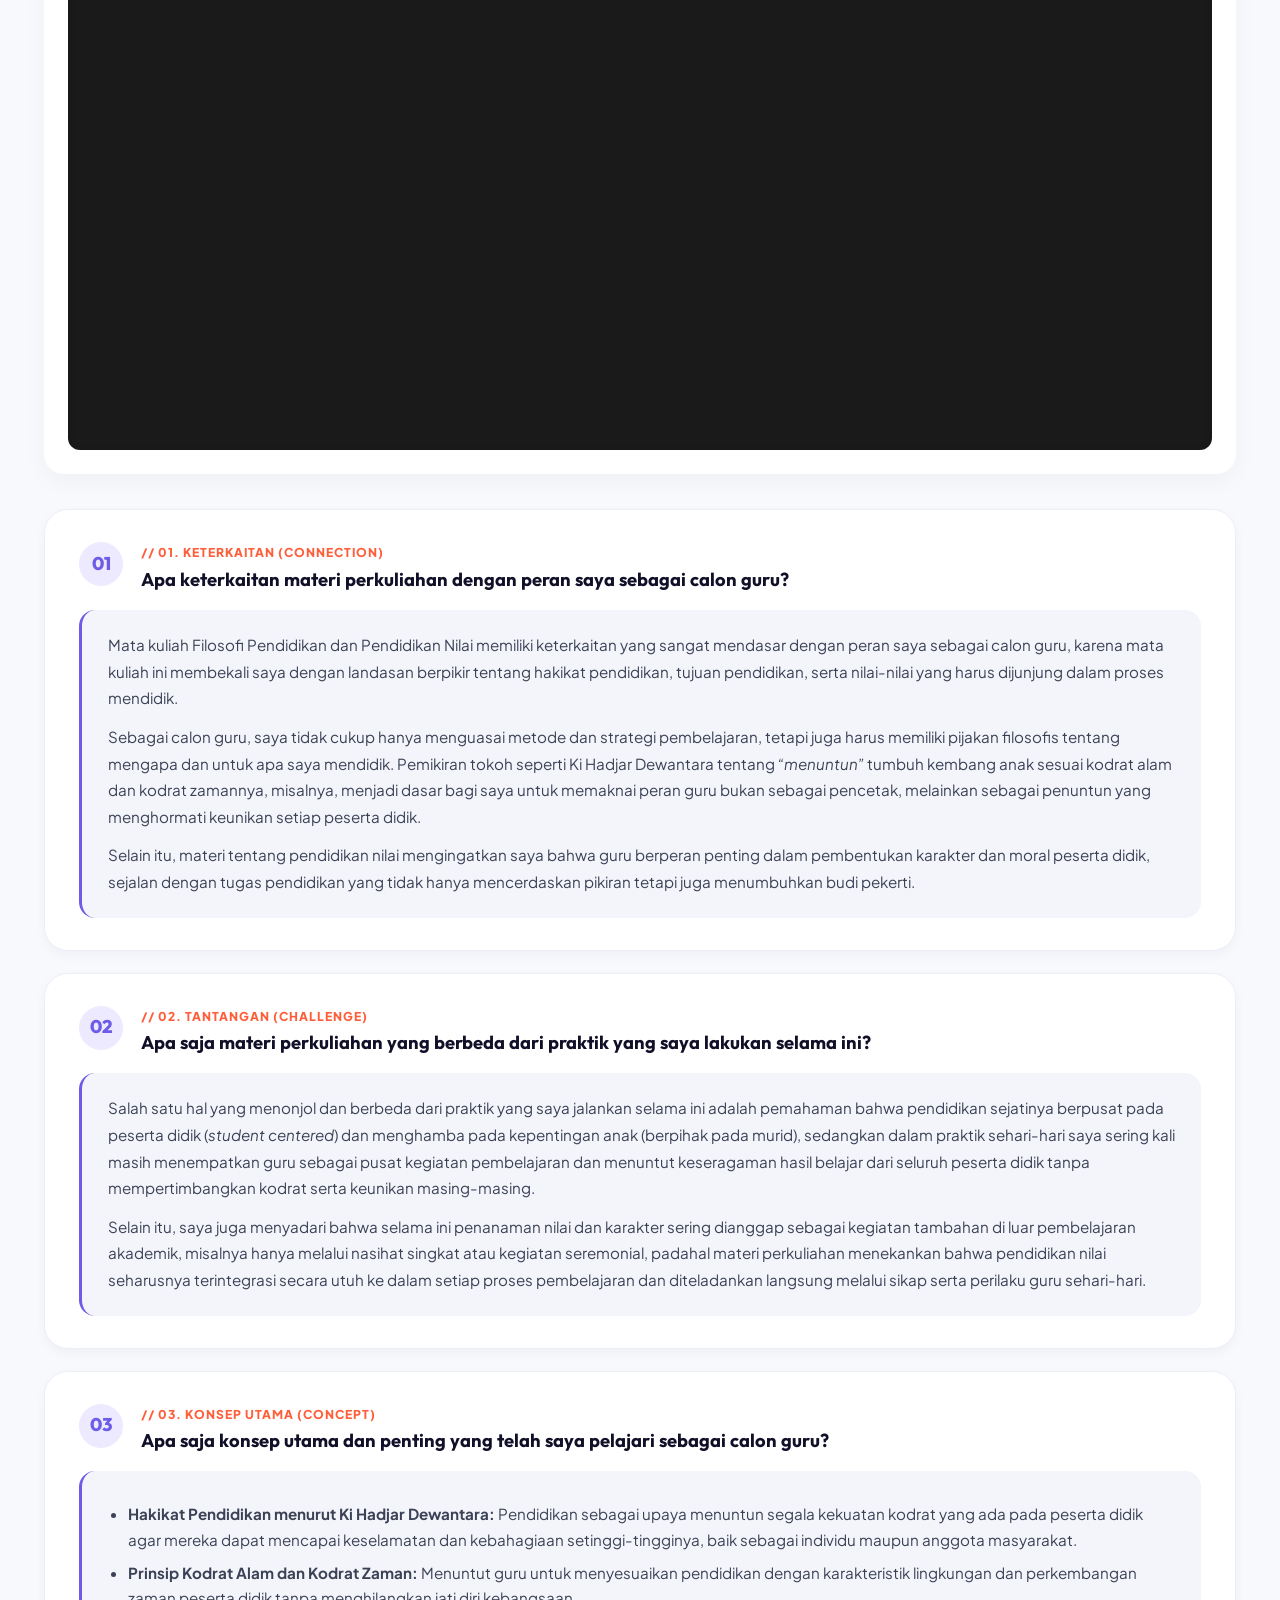
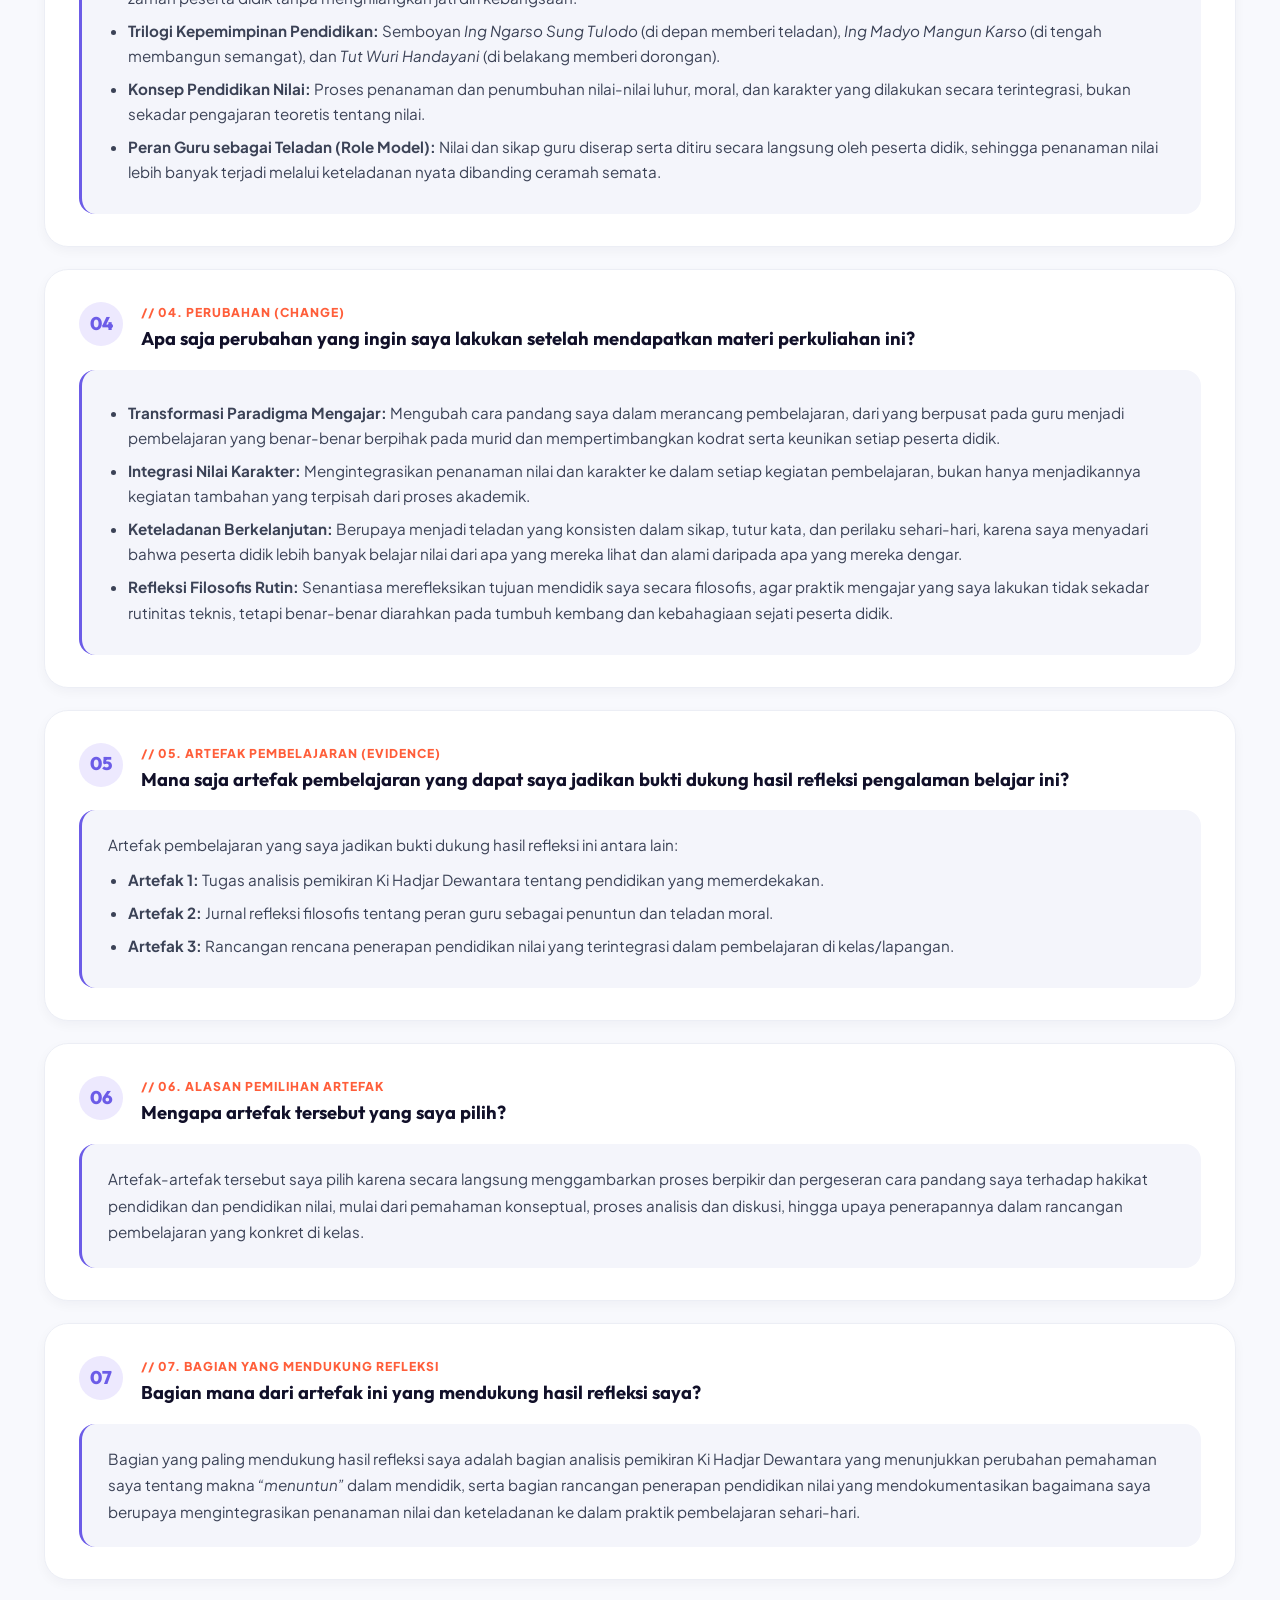
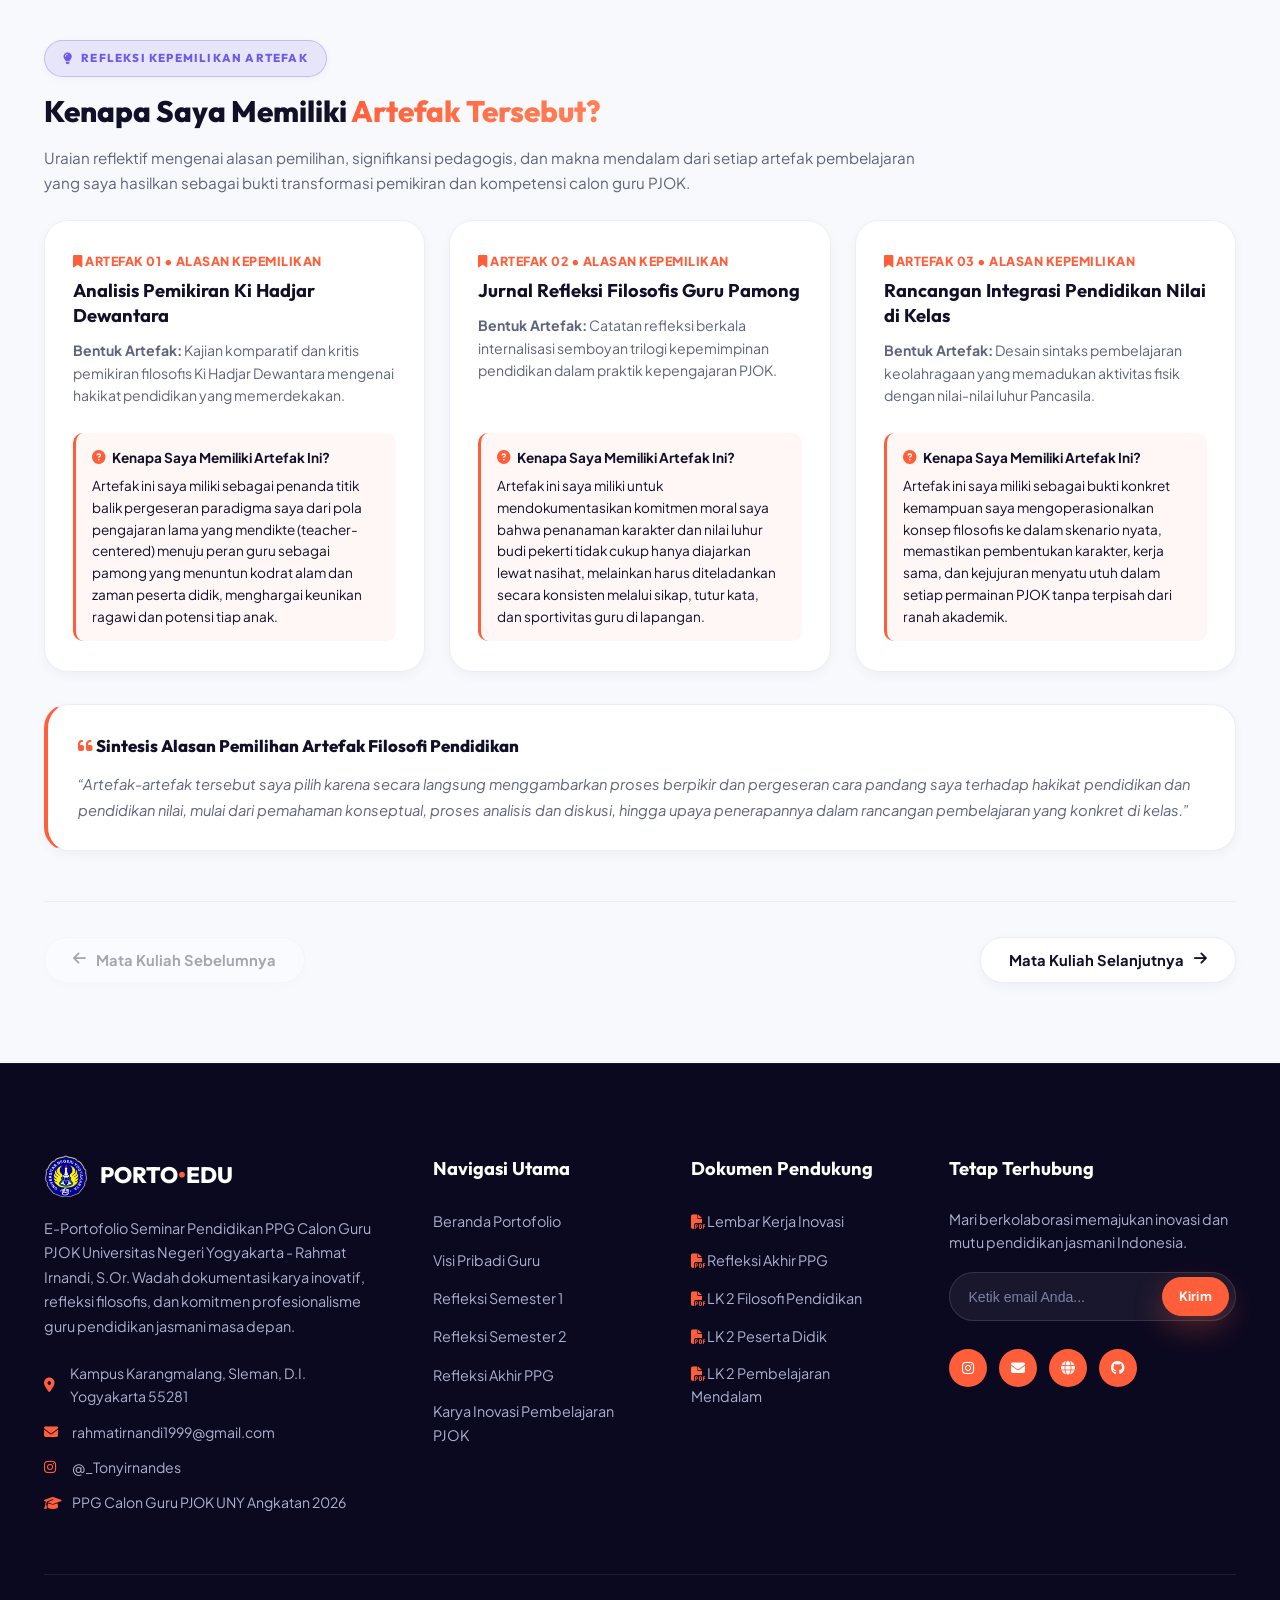
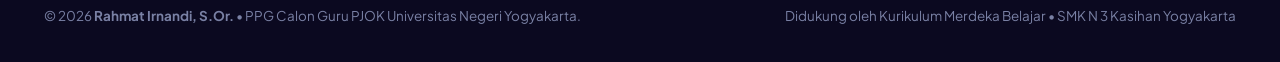
<file: refleksi-sem1.html>
<!doctype html>
<html lang="id">
  <head>
    <meta charset="UTF-8" />
    <meta name="viewport" content="width=device-width, initial-scale=1.0" />
    <title>Refleksi Semester 1 | E-Portofolio PPG PJOK UNY - Rahmat Irnandi, S.Or.</title>
    <meta
      name="description"
      content="Refleksi pembelajaran Semester 1 Program PPG Calon Guru PJOK Universitas Negeri Yogyakarta - Rahmat Irnandi, S.Or. Dokumentasi 6 mata kuliah inti, LK 2 autentik, dan refleksi kepemilikan artefak pembelajaran di SMK N 3 Kasihan Yogyakarta."
    />

    <!-- Favicon -->
    <link rel="shortcut icon" href="images/Logo Uny outlitne.png" type="image/x-icon" />

    <!-- Google Fonts: Plus Jakarta Sans & Outfit -->
    <link rel="preconnect" href="https://fonts.googleapis.com" />
    <link rel="preconnect" href="https://fonts.gstatic.com" crossorigin />
    <link
      href="https://fonts.googleapis.com/css2?family=Outfit:wght@400;500;600;700;800;900&family=Plus+Jakarta+Sans:ital,wght@0,300;0,400;0,500;0,600;0,700;0,800;1,400&display=swap"
      rel="stylesheet"
    />

    <!-- Font Awesome Icons -->
    <link rel="stylesheet" href="https://cdnjs.cloudflare.com/ajax/libs/font-awesome/6.5.1/css/all.min.css" />

    <!-- MediaPro Design Theme CSS -->
    <link rel="stylesheet" href="css/mediapro.css" />
  </head>

  <body>
    <!-- TOP SCROLL PROGRESS LINE -->
    <div class="scroll-progress-line" id="scrollProgressLine"></div>

    <!-- ==================== 1. NAVBAR ==================== -->
    <header class="navbar-mediapro" id="navbarMediaPro">
      <div class="container nav-container">
        <!-- Brand Logo -->
        <a href="index.html" class="nav-brand" aria-label="Beranda Portofolio">
          <img src="images/logo_uny.png" alt="Logo UNY" class="nav-brand-logo" />
          <span>PORTO<span class="brand-dot" style="color: var(--accent-orange)">&bull;</span>EDU</span>
        </a>

        <!-- Desktop Navigation Links -->
        <nav class="nav-links">
          <a href="index.html" class="nav-link">Beranda</a>
          <a href="identitas.html" class="nav-link">Visi Pribadi</a>
          <a href="refleksi-sem1.html" class="nav-link active">Semester 1</a>
          <a href="refleksi-sem2.html" class="nav-link">Semester 2</a>
          <a href="refleksi-ppg.html" class="nav-link">Refleksi PPG</a>
        </nav>

        <!-- Right CTA / Contact Info -->
        <div class="nav-cta">
          <a href="karya.html" class="btn btn-primary-dark">
            <span>Karya Inovasi</span>
            <i class="fa-solid fa-arrow-right"></i>
          </a>
          <button class="mobile-menu-btn" id="mobileMenuBtn" aria-label="Buka Menu Navigasi">
            <span></span>
            <span></span>
            <span></span>
          </button>
        </div>
      </div>
    </header>

    <!-- MOBILE NAVIGATION DRAWER -->
    <div class="mobile-overlay" id="mobileOverlay"></div>
    <div class="mobile-drawer" id="mobileDrawer">
      <div class="mobile-drawer-header">
        <div class="nav-brand">
          <img src="images/logo_uny.png" alt="Logo UNY" style="height: 36px" />
          <span>PORTO<span class="brand-dot" style="color: var(--accent-orange)">&bull;</span>EDU</span>
        </div>
        <button class="mobile-drawer-close" id="mobileDrawerClose" aria-label="Tutup Menu">&times;</button>
      </div>
      <div class="mobile-nav-links">
        <a href="index.html" class="mobile-nav-link">Beranda</a>
        <a href="identitas.html" class="mobile-nav-link">Visi Pribadi</a>
        <a href="refleksi-sem1.html" class="mobile-nav-link active">Semester 1</a>
        <a href="refleksi-sem2.html" class="mobile-nav-link">Semester 2</a>
        <a href="refleksi-ppg.html" class="mobile-nav-link">Refleksi PPG</a>
      </div>
      <div class="mobile-drawer-footer">
        <a href="karya.html" class="btn btn-orange" style="width: 100%; justify-content: center">
          <span>Karya Inovasi PJOK</span> <i class="fa-solid fa-arrow-right"></i>
        </a>
      </div>
    </div>

    <main>
      <!-- ==================== HERO SECTION (LIGHT MEDIAPRO BANNER) ==================== -->
      <section class="sem-hero-banner" id="hero">
        <div class="container">
          <div class="sem-hero-badge-row">
            <div class="badge-pill orange">
              <i class="fa-solid fa-graduation-cap"></i> REFLEKSI AKADEMIK SEMESTER 01
            </div>
            <div class="badge-pill purple">
              <i class="fa-solid fa-award"></i> PPG CALON GURU PJOK UNY 2026
            </div>
          </div>
          <h1 class="sem-hero-title">
            Perjalanan Reflektif Pembelajaran<br />
            <span class="text-gradient">Semester 01</span>
          </h1>
          <p class="sem-hero-desc">
            Dokumentasi reflektif terstruktur atas 6 mata kuliah inti Semester 1 Program PPG Calon Guru PJOK di Universitas Negeri Yogyakarta. Menguraikan keterkaitan materi (Connection), tantangan praktik (Challenge), konsep esensial (Concept), rencana perubahan berkelanjutan (Change), serta analisis mendalam mengenai alasan kepemilikan setiap artefak pembelajaran di SMK N 3 Kasihan Yogyakarta.
          </p>
          <div class="sem-meta-stats">
            <div class="sem-meta-stat-pill">
              <i class="fa-solid fa-book-bookmark"></i>
              <span>6 Mata Kuliah Inti</span>
            </div>
            <div class="sem-meta-stat-pill">
              <i class="fa-solid fa-file-pdf"></i>
              <span>6 Lembar Kerja Otentik (LK 2)</span>
            </div>
            <div class="sem-meta-stat-pill">
              <i class="fa-solid fa-lightbulb"></i>
              <span>18 Refleksi Kepemilikan Artefak</span>
            </div>
            <div class="sem-meta-stat-pill">
              <i class="fa-solid fa-user-check"></i>
              <span>Rahmat Irnandi, S.Or. (NIM: 25105260385)</span>
            </div>
          </div>
        </div>
      </section>

      <!-- ==================== COURSE SELECTOR & PANELS ==================== -->
      <section class="content-section" id="mata-kuliah" style="padding-top: 40px; padding-bottom: 80px">
        <div class="container">
          <div class="course-selector">
            <div class="selector-top">
              <div class="selector-label">
                <i class="fa-solid fa-list-check" style="color: var(--accent-orange)"></i>
                <span>Pilih Mata Kuliah Semester 01</span>
              </div>
              <div class="selector-hint">Klik salah satu mata kuliah di bawah untuk membuka lembar kerja dan kajian refleksi:</div>
            </div>
            <div class="course-buttons">
              <button class="course-btn active" data-course="filosofi">
                <span>01</span>
                <strong>Filosofi Pendidikan &amp; Pendidikan Nilai</strong>
              </button>
              <button class="course-btn" data-course="peserta-didik">
                <span>02</span>
                <strong>Peserta Didik &amp; Pemahamannya</strong>
              </button>
              <button class="course-btn" data-course="mendalam-dasar">
                <span>03</span>
                <strong>Pembelajaran Mendalam &amp; Asesmen Dasar</strong>
              </button>
              <button class="course-btn" data-course="ppl-terbimbing">
                <span>04</span>
                <strong>Praktik Pengalaman Lapangan (PPL) Terbimbing</strong>
              </button>
              <button class="course-btn" data-course="kreatif-inovatif">
                <span>05</span>
                <strong>Pembelajaran Kreatif &amp; Inovatif</strong>
              </button>
              <button class="course-btn" data-course="growth-mindset">
                <span>06</span>
                <strong>Pola Pikir Bertumbuh (Growth Mindset)</strong>
              </button>
            </div>
          </div>

          <!-- ======================================================== -->
          <!-- ========== PANEL 01: FILOSOFI PENDIDIKAN =============== -->
          <!-- ======================================================== -->
          <article class="course-panel active" id="filosofi">
            <div class="course-header">
              <div>
                <div class="course-code"><i class="fa-solid fa-bookmark"></i> SEMESTER 01 / MATA KULIAH 01</div>
                <h3 class="course-title">Filosofi Pendidikan<br />dan <span class="text-gradient">Pendidikan Nilai</span></h3>
              </div>
              <div class="course-status"><i class="fa-solid fa-circle-check"></i> Selesai Refleksi</div>
            </div>

            <!-- PRATINJAU DOKUMEN LK 2 -->
            <div class="document-preview-section">
              <div class="document-preview-header">
                <div>
                  <div class="badge-pill orange" style="margin-bottom: 8px">
                    <i class="fa-solid fa-file-pdf"></i> PRATINJAU DOKUMEN OTENTIK LK 2
                  </div>
                  <h4 class="document-preview-title">
                    <i class="fa-solid fa-book-open" style="color: var(--accent-orange)"></i> LEMBAR KERJA 2 Filosofi Pendidikan.pdf
                  </h4>
                </div>
                <a
                  href="dokumen/Sem1/LEMBAR KERJA 2 Filosofi Pendidikan.pdf"
                  target="_blank"
                  rel="noopener noreferrer"
                  class="btn btn-sm btn-orange"
                >
                  <i class="fa-solid fa-arrow-up-right-from-square"></i> Buka Dokumen di Tab Baru
                </a>
              </div>
              <div class="iframe-container">
                <iframe src="dokumen/Sem1/LEMBAR KERJA 2 Filosofi Pendidikan.pdf" title="LEMBAR KERJA 2 Filosofi Pendidikan" loading="lazy"></iframe>
              </div>
            </div>

            <!-- 7 PERTANYAAN REFLEKSI -->
            <div class="reflection-flow">
              <!-- KETERKAITAN -->
              <div class="reflection-card">
                <div class="reflection-top">
                  <div class="reflection-number">01</div>
                  <div class="reflection-question-wrap">
                    <div class="reflection-question">// 01. KETERKAITAN (CONNECTION)</div>
                    <div class="reflection-label">Apa keterkaitan materi perkuliahan dengan peran saya sebagai calon guru?</div>
                  </div>
                </div>
                <div class="reflection-answer">
                  <p>Mata kuliah Filosofi Pendidikan dan Pendidikan Nilai memiliki keterkaitan yang sangat mendasar dengan peran saya sebagai calon guru, karena mata kuliah ini membekali saya dengan landasan berpikir tentang hakikat pendidikan, tujuan pendidikan, serta nilai-nilai yang harus dijunjung dalam proses mendidik.</p>
                  <p>Sebagai calon guru, saya tidak cukup hanya menguasai metode dan strategi pembelajaran, tetapi juga harus memiliki pijakan filosofis tentang mengapa dan untuk apa saya mendidik. Pemikiran tokoh seperti Ki Hadjar Dewantara tentang <em>“menuntun”</em> tumbuh kembang anak sesuai kodrat alam dan kodrat zamannya, misalnya, menjadi dasar bagi saya untuk memaknai peran guru bukan sebagai pencetak, melainkan sebagai penuntun yang menghormati keunikan setiap peserta didik.</p>
                  <p>Selain itu, materi tentang pendidikan nilai mengingatkan saya bahwa guru berperan penting dalam pembentukan karakter dan moral peserta didik, sejalan dengan tugas pendidikan yang tidak hanya mencerdaskan pikiran tetapi juga menumbuhkan budi pekerti.</p>
                </div>
              </div>

              <!-- TANTANGAN -->
              <div class="reflection-card">
                <div class="reflection-top">
                  <div class="reflection-number">02</div>
                  <div class="reflection-question-wrap">
                    <div class="reflection-question">// 02. TANTANGAN (CHALLENGE)</div>
                    <div class="reflection-label">Apa saja materi perkuliahan yang berbeda dari praktik yang saya lakukan selama ini?</div>
                  </div>
                </div>
                <div class="reflection-answer">
                  <p>Salah satu hal yang menonjol dan berbeda dari praktik yang saya jalankan selama ini adalah pemahaman bahwa pendidikan sejatinya berpusat pada peserta didik (<em>student centered</em>) dan menghamba pada kepentingan anak (berpihak pada murid), sedangkan dalam praktik sehari-hari saya sering kali masih menempatkan guru sebagai pusat kegiatan pembelajaran dan menuntut keseragaman hasil belajar dari seluruh peserta didik tanpa mempertimbangkan kodrat serta keunikan masing-masing.</p>
                  <p>Selain itu, saya juga menyadari bahwa selama ini penanaman nilai dan karakter sering dianggap sebagai kegiatan tambahan di luar pembelajaran akademik, misalnya hanya melalui nasihat singkat atau kegiatan seremonial, padahal materi perkuliahan menekankan bahwa pendidikan nilai seharusnya terintegrasi secara utuh ke dalam setiap proses pembelajaran dan diteladankan langsung melalui sikap serta perilaku guru sehari-hari.</p>
                </div>
              </div>

              <!-- KONSEP UTAMA -->
              <div class="reflection-card">
                <div class="reflection-top">
                  <div class="reflection-number">03</div>
                  <div class="reflection-question-wrap">
                    <div class="reflection-question">// 03. KONSEP UTAMA (CONCEPT)</div>
                    <div class="reflection-label">Apa saja konsep utama dan penting yang telah saya pelajari sebagai calon guru?</div>
                  </div>
                </div>
                <div class="reflection-answer">
                  <ul>
                    <li><strong>Hakikat Pendidikan menurut Ki Hadjar Dewantara:</strong> Pendidikan sebagai upaya menuntun segala kekuatan kodrat yang ada pada peserta didik agar mereka dapat mencapai keselamatan dan kebahagiaan setinggi-tingginya, baik sebagai individu maupun anggota masyarakat.</li>
                    <li><strong>Prinsip Kodrat Alam dan Kodrat Zaman:</strong> Menuntut guru untuk menyesuaikan pendidikan dengan karakteristik lingkungan dan perkembangan zaman peserta didik tanpa menghilangkan jati diri kebangsaan.</li>
                    <li><strong>Trilogi Kepemimpinan Pendidikan:</strong> Semboyan <em>Ing Ngarso Sung Tulodo</em> (di depan memberi teladan), <em>Ing Madyo Mangun Karso</em> (di tengah membangun semangat), dan <em>Tut Wuri Handayani</em> (di belakang memberi dorongan).</li>
                    <li><strong>Konsep Pendidikan Nilai:</strong> Proses penanaman dan penumbuhan nilai-nilai luhur, moral, dan karakter yang dilakukan secara terintegrasi, bukan sekadar pengajaran teoretis tentang nilai.</li>
                    <li><strong>Peran Guru sebagai Teladan (Role Model):</strong> Nilai dan sikap guru diserap serta ditiru secara langsung oleh peserta didik, sehingga penanaman nilai lebih banyak terjadi melalui keteladanan nyata dibanding ceramah semata.</li>
                  </ul>
                </div>
              </div>

              <!-- PERUBAHAN -->
              <div class="reflection-card">
                <div class="reflection-top">
                  <div class="reflection-number">04</div>
                  <div class="reflection-question-wrap">
                    <div class="reflection-question">// 04. PERUBAHAN (CHANGE)</div>
                    <div class="reflection-label">Apa saja perubahan yang ingin saya lakukan setelah mendapatkan materi perkuliahan ini?</div>
                  </div>
                </div>
                <div class="reflection-answer">
                  <ul>
                    <li><strong>Transformasi Paradigma Mengajar:</strong> Mengubah cara pandang saya dalam merancang pembelajaran, dari yang berpusat pada guru menjadi pembelajaran yang benar-benar berpihak pada murid dan mempertimbangkan kodrat serta keunikan setiap peserta didik.</li>
                    <li><strong>Integrasi Nilai Karakter:</strong> Mengintegrasikan penanaman nilai dan karakter ke dalam setiap kegiatan pembelajaran, bukan hanya menjadikannya kegiatan tambahan yang terpisah dari proses akademik.</li>
                    <li><strong>Keteladanan Berkelanjutan:</strong> Berupaya menjadi teladan yang konsisten dalam sikap, tutur kata, dan perilaku sehari-hari, karena saya menyadari bahwa peserta didik lebih banyak belajar nilai dari apa yang mereka lihat dan alami daripada apa yang mereka dengar.</li>
                    <li><strong>Refleksi Filosofis Rutin:</strong> Senantiasa merefleksikan tujuan mendidik saya secara filosofis, agar praktik mengajar yang saya lakukan tidak sekadar rutinitas teknis, tetapi benar-benar diarahkan pada tumbuh kembang dan kebahagiaan sejati peserta didik.</li>
                  </ul>
                </div>
              </div>

              <!-- ARTEFAK / BUKTI -->
              <div class="reflection-card">
                <div class="reflection-top">
                  <div class="reflection-number">05</div>
                  <div class="reflection-question-wrap">
                    <div class="reflection-question">// 05. ARTEFAK PEMBELAJARAN (EVIDENCE)</div>
                    <div class="reflection-label">Mana saja artefak pembelajaran yang dapat saya jadikan bukti dukung hasil refleksi pengalaman belajar ini?</div>
                  </div>
                </div>
                <div class="reflection-answer">
                  <p>Artefak pembelajaran yang saya jadikan bukti dukung hasil refleksi ini antara lain:</p>
                  <ul>
                    <li><strong>Artefak 1:</strong> Tugas analisis pemikiran Ki Hadjar Dewantara tentang pendidikan yang memerdekakan.</li>
                    <li><strong>Artefak 2:</strong> Jurnal refleksi filosofis tentang peran guru sebagai penuntun dan teladan moral.</li>
                    <li><strong>Artefak 3:</strong> Rancangan rencana penerapan pendidikan nilai yang terintegrasi dalam pembelajaran di kelas/lapangan.</li>
                  </ul>
                </div>
              </div>

              <!-- ALASAN PEMILIHAN ARTEFAK -->
              <div class="reflection-card">
                <div class="reflection-top">
                  <div class="reflection-number">06</div>
                  <div class="reflection-question-wrap">
                    <div class="reflection-question">// 06. ALASAN PEMILIHAN ARTEFAK</div>
                    <div class="reflection-label">Mengapa artefak tersebut yang saya pilih?</div>
                  </div>
                </div>
                <div class="reflection-answer">
                  <p>Artefak-artefak tersebut saya pilih karena secara langsung menggambarkan proses berpikir dan pergeseran cara pandang saya terhadap hakikat pendidikan dan pendidikan nilai, mulai dari pemahaman konseptual, proses analisis dan diskusi, hingga upaya penerapannya dalam rancangan pembelajaran yang konkret di kelas.</p>
                </div>
              </div>

              <!-- BAGIAN PENDUKUNG ARTEFAK -->
              <div class="reflection-card">
                <div class="reflection-top">
                  <div class="reflection-number">07</div>
                  <div class="reflection-question-wrap">
                    <div class="reflection-question">// 07. BAGIAN YANG MENDUKUNG REFLEKSI</div>
                    <div class="reflection-label">Bagian mana dari artefak ini yang mendukung hasil refleksi saya?</div>
                  </div>
                </div>
                <div class="reflection-answer">
                  <p>Bagian yang paling mendukung hasil refleksi saya adalah bagian analisis pemikiran Ki Hadjar Dewantara yang menunjukkan perubahan pemahaman saya tentang makna <em>“menuntun”</em> dalam mendidik, serta bagian rancangan penerapan pendidikan nilai yang mendokumentasikan bagaimana saya berupaya mengintegrasikan penanaman nilai dan keteladanan ke dalam praktik pembelajaran sehari-hari.</p>
                </div>
              </div>
            </div>

            <!-- ALASAN KEPEMILIKAN ARTEFAK PEMBELAJARAN -->
            <div style="margin-top: 60px">
              <div class="badge-pill purple" style="margin-bottom: 10px">
                <i class="fa-solid fa-lightbulb"></i> REFLEKSI KEPEMILIKAN ARTEFAK
              </div>
              <h3 style="font-family: var(--font-heading); font-size: 1.85rem; font-weight: 800; color: var(--text-dark); margin-bottom: 10px">
                Kenapa Saya Memiliki <span class="text-gradient">Artefak Tersebut?</span>
              </h3>
              <p style="color: var(--text-dark-muted); font-size: 0.95rem; margin-bottom: 24px; line-height: 1.6; max-width: 880px">
                Uraian reflektif mengenai alasan pemilihan, signifikansi pedagogis, dan makna mendalam dari setiap artefak pembelajaran yang saya hasilkan sebagai bukti transformasi pemikiran dan kompetensi calon guru PJOK.
              </p>
              <div class="artifact-grid">
                <div class="artifact-card" style="justify-content: flex-start; gap: 14px">
                  <div>
                    <div class="artifact-type"><i class="fa-solid fa-bookmark"></i> Artefak 01 &bull; Alasan Kepemilikan</div>
                    <h4>Analisis Pemikiran Ki Hadjar Dewantara</h4>
                    <p style="margin-bottom: 12px; font-size: 0.88rem; color: var(--text-dark-muted)">
                      <strong>Bentuk Artefak:</strong> Kajian komparatif dan kritis pemikiran filosofis Ki Hadjar Dewantara mengenai hakikat pendidikan yang memerdekakan.
                    </p>
                  </div>
                  <div style="background: rgba(255, 94, 58, 0.05); border-left: 3px solid var(--accent-orange); padding: 14px 16px; border-radius: var(--radius-sm); margin-top: auto">
                    <strong style="color: var(--text-dark); font-size: 0.85rem; display: flex; align-items: center; gap: 6px; margin-bottom: 6px">
                      <i class="fa-solid fa-circle-question" style="color: var(--accent-orange)"></i> Kenapa Saya Memiliki Artefak Ini?
                    </strong>
                    <p style="font-size: 0.85rem; color: var(--text-dark); line-height: 1.6; margin-bottom: 0">
                      Artefak ini saya miliki sebagai penanda titik balik pergeseran paradigma saya dari pola pengajaran lama yang mendikte (teacher-centered) menuju peran guru sebagai pamong yang menuntun kodrat alam dan zaman peserta didik, menghargai keunikan ragawi dan potensi tiap anak.
                    </p>
                  </div>
                </div>

                <div class="artifact-card" style="justify-content: flex-start; gap: 14px">
                  <div>
                    <div class="artifact-type"><i class="fa-solid fa-bookmark"></i> Artefak 02 &bull; Alasan Kepemilikan</div>
                    <h4>Jurnal Refleksi Filosofis Guru Pamong</h4>
                    <p style="margin-bottom: 12px; font-size: 0.88rem; color: var(--text-dark-muted)">
                      <strong>Bentuk Artefak:</strong> Catatan refleksi berkala internalisasi semboyan trilogi kepemimpinan pendidikan dalam praktik kepengajaran PJOK.
                    </p>
                  </div>
                  <div style="background: rgba(255, 94, 58, 0.05); border-left: 3px solid var(--accent-orange); padding: 14px 16px; border-radius: var(--radius-sm); margin-top: auto">
                    <strong style="color: var(--text-dark); font-size: 0.85rem; display: flex; align-items: center; gap: 6px; margin-bottom: 6px">
                      <i class="fa-solid fa-circle-question" style="color: var(--accent-orange)"></i> Kenapa Saya Memiliki Artefak Ini?
                    </strong>
                    <p style="font-size: 0.85rem; color: var(--text-dark); line-height: 1.6; margin-bottom: 0">
                      Artefak ini saya miliki untuk mendokumentasikan komitmen moral saya bahwa penanaman karakter dan nilai luhur budi pekerti tidak cukup hanya diajarkan lewat nasihat, melainkan harus diteladankan secara konsisten melalui sikap, tutur kata, dan sportivitas guru di lapangan.
                    </p>
                  </div>
                </div>

                <div class="artifact-card" style="justify-content: flex-start; gap: 14px">
                  <div>
                    <div class="artifact-type"><i class="fa-solid fa-bookmark"></i> Artefak 03 &bull; Alasan Kepemilikan</div>
                    <h4>Rancangan Integrasi Pendidikan Nilai di Kelas</h4>
                    <p style="margin-bottom: 12px; font-size: 0.88rem; color: var(--text-dark-muted)">
                      <strong>Bentuk Artefak:</strong> Desain sintaks pembelajaran keolahragaan yang memadukan aktivitas fisik dengan nilai-nilai luhur Pancasila.
                    </p>
                  </div>
                  <div style="background: rgba(255, 94, 58, 0.05); border-left: 3px solid var(--accent-orange); padding: 14px 16px; border-radius: var(--radius-sm); margin-top: auto">
                    <strong style="color: var(--text-dark); font-size: 0.85rem; display: flex; align-items: center; gap: 6px; margin-bottom: 6px">
                      <i class="fa-solid fa-circle-question" style="color: var(--accent-orange)"></i> Kenapa Saya Memiliki Artefak Ini?
                    </strong>
                    <p style="font-size: 0.85rem; color: var(--text-dark); line-height: 1.6; margin-bottom: 0">
                      Artefak ini saya miliki sebagai bukti konkret kemampuan saya mengoperasionalkan konsep filosofis ke dalam skenario nyata, memastikan pembentukan karakter, kerja sama, dan kejujuran menyatu utuh dalam setiap permainan PJOK tanpa terpisah dari ranah akademik.
                    </p>
                  </div>
                </div>
              </div>

              <!-- RINGKASAN OTENTIK DARI DOKUMEN -->
              <div class="evidence-panel">
                <h4><i class="fa-solid fa-quote-left" style="color: var(--accent-orange)"></i> Sintesis Alasan Pemilihan Artefak Filosofi Pendidikan</h4>
                <p style="font-style: italic; line-height: 1.8">
                  “Artefak-artefak tersebut saya pilih karena secara langsung menggambarkan proses berpikir dan pergeseran cara pandang saya terhadap hakikat pendidikan dan pendidikan nilai, mulai dari pemahaman konseptual, proses analisis dan diskusi, hingga upaya penerapannya dalam rancangan pembelajaran yang konkret di kelas.”
                </p>
              </div>
            </div>
          </article>

          <!-- ======================================================== -->
          <!-- ========== PANEL 02: PESERTA DIDIK ===================== -->
          <!-- ======================================================== -->
          <article class="course-panel" id="peserta-didik">
            <div class="course-header">
              <div>
                <div class="course-code"><i class="fa-solid fa-bookmark"></i> SEMESTER 01 / MATA KULIAH 02</div>
                <h3 class="course-title">Peserta Didik<br />dan <span class="text-gradient">Pemahamannya</span></h3>
              </div>
              <div class="course-status"><i class="fa-solid fa-circle-check"></i> Selesai Refleksi</div>
            </div>

            <!-- PRATINJAU DOKUMEN LK 2 -->
            <div class="document-preview-section">
              <div class="document-preview-header">
                <div>
                  <div class="badge-pill orange" style="margin-bottom: 8px">
                    <i class="fa-solid fa-file-pdf"></i> PRATINJAU DOKUMEN OTENTIK LK 2
                  </div>
                  <h4 class="document-preview-title">
                    <i class="fa-solid fa-book-open" style="color: var(--accent-orange)"></i> LEMBAR KERJA 2 Peserta didik dan Pemahamannya.pdf
                  </h4>
                </div>
                <a
                  href="dokumen/Sem1/LEMBAR KERJA 2 Peserta didik dan Pemahamannya.pdf"
                  target="_blank"
                  rel="noopener noreferrer"
                  class="btn btn-sm btn-orange"
                >
                  <i class="fa-solid fa-arrow-up-right-from-square"></i> Buka Dokumen di Tab Baru
                </a>
              </div>
              <div class="iframe-container">
                <iframe src="dokumen/Sem1/LEMBAR KERJA 2 Peserta didik dan Pemahamannya.pdf" title="LEMBAR KERJA 2 Peserta Didik dan Pemahamannya" loading="lazy"></iframe>
              </div>
            </div>

            <!-- 7 PERTANYAAN REFLEKSI -->
            <div class="reflection-flow">
              <!-- KETERKAITAN -->
              <div class="reflection-card">
                <div class="reflection-top">
                  <div class="reflection-number">01</div>
                  <div class="reflection-question-wrap">
                    <div class="reflection-question">// 01. KETERKAITAN (CONNECTION)</div>
                    <div class="reflection-label">Apa keterkaitan materi perkuliahan dengan peran saya sebagai calon guru?</div>
                  </div>
                </div>
                <div class="reflection-answer">
                  <p>Mata kuliah Peserta Didik dan Pemahamannya memiliki keterkaitan yang sangat erat dengan peran saya sebagai calon guru, karena keberhasilan proses pembelajaran sangat ditentukan oleh sejauh mana guru memahami karakteristik, kebutuhan, dan tahap perkembangan peserta didiknya.</p>
                  <p>Sebagai calon guru, saya tidak dapat merancang atau melaksanakan pembelajaran yang efektif apabila tidak mengenal siapa yang saya ajar. Materi dalam mata kuliah ini membekali saya dengan pemahaman teoritis mengenai perkembangan kognitif, sosio-emosional, dan moral peserta didik, serta pendekatan pembelajaran yang tanggap terhadap perbedaan individual, seperti pembelajaran berdiferensiasi dan pendekatan <em>Culturally Responsive Teaching</em> (CRT).</p>
                  <p>Dengan memahami hal-hal tersebut, saya dapat merancang pembelajaran yang lebih ramah, adil, dan mampu memfasilitasi setiap peserta didik untuk berkembang sesuai dengan potensinya masing-masing.</p>
                </div>
              </div>

              <!-- TANTANGAN -->
              <div class="reflection-card">
                <div class="reflection-top">
                  <div class="reflection-number">02</div>
                  <div class="reflection-question-wrap">
                    <div class="reflection-question">// 02. TANTANGAN (CHALLENGE)</div>
                    <div class="reflection-label">Apa saja materi perkuliahan yang berbeda dari praktik yang saya lakukan selama ini?</div>
                  </div>
                </div>
                <div class="reflection-answer">
                  <p>Salah satu hal yang menonjol dan berbeda dari praktik yang saya jalankan selama ini adalah kesadaran akan pentingnya asesmen awal (<em>diagnostic assessment</em>) untuk memetakan kesiapan, minat, dan profil belajar peserta didik sebelum pembelajaran dirancang.</p>
                  <p>Selama ini, saya cenderung langsung menyusun kegiatan pembelajaran berdasarkan anggapan bahwa seluruh peserta didik memiliki tingkat pemahaman dan gaya belajar yang relatif seragam, sehingga materi dan tugas yang diberikan pun bersifat seragam (<em>one size fits all</em>). Melalui perkuliahan ini, saya menyadari bahwa pendekatan seragam tersebut berisiko mengabaikan kebutuhan peserta didik yang membutuhkan bimbingan lebih maupun mereka yang membutuhkan tantangan lebih tinggi.</p>
                  <p>Selain itu, pemahaman tentang pengaruh latar belakang sosial, budaya, dan emosi terhadap kesiapan belajar peserta didik juga membuka mata saya bahwa kesulitan belajar sering kali bukan semata-mata persoalan kognitif, melainkan berkaitan dengan faktor psikososial yang perlu dikenali dan ditangani secara tepat oleh guru.</p>
                </div>
              </div>

              <!-- KONSEP UTAMA -->
              <div class="reflection-card">
                <div class="reflection-top">
                  <div class="reflection-number">03</div>
                  <div class="reflection-question-wrap">
                    <div class="reflection-question">// 03. KONSEP UTAMA (CONCEPT)</div>
                    <div class="reflection-label">Apa saja konsep utama dan penting yang telah saya pelajari sebagai calon guru?</div>
                  </div>
                </div>
                <div class="reflection-answer">
                  <ul>
                    <li><strong>Teori Perkembangan Kognitif (Piaget &amp; Vygotsky):</strong> Membantu guru memahami batasan dan potensi berpikir anak pada usia tertentu serta pentingnya interaksi sosial dan <em>scaffolding</em> dalam proses belajar.</li>
                    <li><strong>Teori Perkembangan Psikososial dan Emosional (Erikson):</strong> Menjelaskan krisis dan tugas perkembangan emosional yang dihadapi peserta didik pada setiap tahap usianya.</li>
                    <li><strong>Konsep Pembelajaran Berdiferensiasi:</strong> Perlunya membedakan konten, proses, produk, dan lingkungan belajar berdasarkan kesiapan (readiness), minat, dan profil belajar peserta didik.</li>
                    <li><strong>Culturally Responsive Teaching (CRT):</strong> Pendekatan yang mengintegrasikan latar belakang budaya peserta didik ke dalam proses pembelajaran agar lebih bermakna dan kontekstual.</li>
                    <li><strong>Penciptaan Lingkungan Belajar Kondusif:</strong> Menghadirkan ruang belajar yang aman, nyaman, dan inklusif agar seluruh peserta didik merasa diterima dan termotivasi belajar secara optimal.</li>
                  </ul>
                </div>
              </div>

              <!-- PERUBAHAN -->
              <div class="reflection-card">
                <div class="reflection-top">
                  <div class="reflection-number">04</div>
                  <div class="reflection-question-wrap">
                    <div class="reflection-question">// 04. PERUBAHAN (CHANGE)</div>
                    <div class="reflection-label">Apa saja perubahan yang ingin saya lakukan setelah mendapatkan materi perkuliahan ini?</div>
                  </div>
                </div>
                <div class="reflection-answer">
                  <ul>
                    <li><strong>Pemetaan Awal Karakteristik Murid:</strong> Membiasakan diri melakukan pemetaan awal karakteristik dan kebutuhan peserta didik sebelum memulai topik pembelajaran baru melalui asesmen diagnostik kognitif maupun non-kognitif.</li>
                    <li><strong>Penerapan Pembelajaran Berdiferensiasi:</strong> Mulai menerapkan strategi pembelajaran berdiferensiasi secara bertahap, setidaknya pada aspek proses dan produk belajar, agar setiap anak mendapat kesempatan belajar sesuai kesiapan dan minatnya.</li>
                    <li><strong>Sensitivitas terhadap Kondisi Emosional Siswa:</strong> Lebih peka terhadap kondisi emosional dan dinamika sosial peserta didik di kelas, dengan tidak terburu-buru melabeli peserta didik yang lambat atau bermasalah dalam belajar.</li>
                    <li><strong>Kontekstualisasi Pembelajaran:</strong> Berupaya menghadirkan konteks dan contoh-contoh yang dekat dengan kehidupan serta latar belakang budaya peserta didik dalam setiap kegiatan pembelajaran.</li>
                  </ul>
                </div>
              </div>

              <!-- ARTEFAK / BUKTI -->
              <div class="reflection-card">
                <div class="reflection-top">
                  <div class="reflection-number">05</div>
                  <div class="reflection-question-wrap">
                    <div class="reflection-question">// 05. ARTEFAK PEMBELAJARAN (EVIDENCE)</div>
                    <div class="reflection-label">Mana saja artefak pembelajaran yang dapat saya jadikan bukti dukung hasil refleksi pengalaman belajar ini?</div>
                  </div>
                </div>
                <div class="reflection-answer">
                  <p>Artefak pembelajaran yang saya jadikan bukti dukung hasil refleksi ini antara lain:</p>
                  <ul>
                    <li><strong>Artefak 1:</strong> Hasil asesmen awal (profiling) peserta didik yang mencakup pemetaan kesiapan, minat, dan profil belajar.</li>
                    <li><strong>Artefak 2:</strong> Rancangan modul ajar berbasis pembelajaran berdiferensiasi.</li>
                    <li><strong>Artefak 3:</strong> Tugas analisis studi kasus masalah belajar dan perilaku peserta didik beserta alternatif solusinya.</li>
                  </ul>
                </div>
              </div>

              <!-- ALASAN PEMILIHAN ARTEFAK -->
              <div class="reflection-card">
                <div class="reflection-top">
                  <div class="reflection-number">06</div>
                  <div class="reflection-question-wrap">
                    <div class="reflection-question">// 06. ALASAN PEMILIHAN ARTEFAK</div>
                    <div class="reflection-label">Mengapa artefak tersebut yang saya pilih?</div>
                  </div>
                </div>
                <div class="reflection-answer">
                  <p>Artefak-artefak tersebut saya pilih karena secara langsung menggambarkan proses belajar saya dalam memahami peserta didik, mulai dari tahap mengidentifikasi dan memetakan karakteristik peserta didik secara empiris, merancang pembelajaran yang responsif terhadap perbedaan tersebut, hingga menganalisis dan mencari pemecahan masalah belajar yang nyata terjadi di kelas.</p>
                </div>
              </div>

              <!-- BAGIAN PENDUKUNG ARTEFAK -->
              <div class="reflection-card">
                <div class="reflection-top">
                  <div class="reflection-number">07</div>
                  <div class="reflection-question-wrap">
                    <div class="reflection-question">// 07. BAGIAN YANG MENDUKUNG REFLEKSI</div>
                    <div class="reflection-label">Bagian mana dari artefak ini yang mendukung hasil refleksi saya?</div>
                  </div>
                </div>
                <div class="reflection-answer">
                  <p>Bagian yang paling mendukung hasil refleksi saya adalah bagian analisis kasus perkembangan peserta didik yang menunjukkan pergeseran cara saya memaknai perilaku peserta didik berdasarkan tahap perkembangannya, serta bagian rancangan pembelajaran berdiferensiasi yang mendokumentasikan bagaimana saya berupaya mengakomodasi kesiapan belajar, minat, dan profil belajar peserta didik yang berbeda-beda dalam satu kelas.</p>
                </div>
              </div>
            </div>

            <!-- ALASAN KEPEMILIKAN ARTEFAK PEMBELAJARAN -->
            <div style="margin-top: 60px">
              <div class="badge-pill purple" style="margin-bottom: 10px">
                <i class="fa-solid fa-lightbulb"></i> REFLEKSI KEPEMILIKAN ARTEFAK
              </div>
              <h3 style="font-family: var(--font-heading); font-size: 1.85rem; font-weight: 800; color: var(--text-dark); margin-bottom: 10px">
                Kenapa Saya Memiliki <span class="text-gradient">Artefak Tersebut?</span>
              </h3>
              <p style="color: var(--text-dark-muted); font-size: 0.95rem; margin-bottom: 24px; line-height: 1.6; max-width: 880px">
                Uraian reflektif mengenai alasan pemilihan, signifikansi pedagogis, dan makna mendalam dari setiap artefak pembelajaran yang saya hasilkan sebagai bukti transformasi pemahaman terhadap karakteristik peserta didik.
              </p>
              <div class="artifact-grid">
                <div class="artifact-card" style="justify-content: flex-start; gap: 14px">
                  <div>
                    <div class="artifact-type"><i class="fa-solid fa-bookmark"></i> Artefak 01 &bull; Alasan Kepemilikan</div>
                    <h4>Hasil Asesmen Awal (Profiling) Peserta Didik</h4>
                    <p style="margin-bottom: 12px; font-size: 0.88rem; color: var(--text-dark-muted)">
                      <strong>Bentuk Artefak:</strong> Pemetaan diagnostik atas kesiapan kognitif, minat gerak, profil sensori, dan latar belakang psikososial siswa.
                    </p>
                  </div>
                  <div style="background: rgba(255, 94, 58, 0.05); border-left: 3px solid var(--accent-orange); padding: 14px 16px; border-radius: var(--radius-sm); margin-top: auto">
                    <strong style="color: var(--text-dark); font-size: 0.85rem; display: flex; align-items: center; gap: 6px; margin-bottom: 6px">
                      <i class="fa-solid fa-circle-question" style="color: var(--accent-orange)"></i> Kenapa Saya Memiliki Artefak Ini?
                    </strong>
                    <p style="font-size: 0.85rem; color: var(--text-dark); line-height: 1.6; margin-bottom: 0">
                      Artefak ini saya miliki sebagai bukti nyata bahwa saya telah meninggalkan asumsi keliru menyeragamkan kemampuan siswa (one size fits all). Data profiling ini menjadi kompas empiris saya agar perencanaan pembelajaran bertolak dari kebutuhan riil anak, bukan kehendak sepihak guru.
                    </p>
                  </div>
                </div>

                <div class="artifact-card" style="justify-content: flex-start; gap: 14px">
                  <div>
                    <div class="artifact-type"><i class="fa-solid fa-bookmark"></i> Artefak 02 &bull; Alasan Kepemilikan</div>
                    <h4>Rancangan Modul Ajar Berdiferensiasi</h4>
                    <p style="margin-bottom: 12px; font-size: 0.88rem; color: var(--text-dark-muted)">
                      <strong>Bentuk Artefak:</strong> Rencana modul ajar fleksibel yang membedakan proses bimbingan bertingkat dan produk unjuk kerja gerak.
                    </p>
                  </div>
                  <div style="background: rgba(255, 94, 58, 0.05); border-left: 3px solid var(--accent-orange); padding: 14px 16px; border-radius: var(--radius-sm); margin-top: auto">
                    <strong style="color: var(--text-dark); font-size: 0.85rem; display: flex; align-items: center; gap: 6px; margin-bottom: 6px">
                      <i class="fa-solid fa-circle-question" style="color: var(--accent-orange)"></i> Kenapa Saya Memiliki Artefak Ini?
                    </strong>
                    <p style="font-size: 0.85rem; color: var(--text-dark); line-height: 1.6; margin-bottom: 0">
                      Artefak ini saya miliki untuk menunjukkan kompetensi pedagogis saya dalam mengakomodasi keberagaman siswa secara adil, memberikan scaffolding bagi anak yang butuh pendampingan lebih, dan tantangan perluasan bagi anak dengan penguasaan motorik lebih maju.
                    </p>
                  </div>
                </div>

                <div class="artifact-card" style="justify-content: flex-start; gap: 14px">
                  <div>
                    <div class="artifact-type"><i class="fa-solid fa-bookmark"></i> Artefak 03 &bull; Alasan Kepemilikan</div>
                    <h4>Analisis Kasus Masalah Belajar &amp; Perilaku Remaja</h4>
                    <p style="margin-bottom: 12px; font-size: 0.88rem; color: var(--text-dark-muted)">
                      <strong>Bentuk Artefak:</strong> Kajian mendalam penanganan kasus demotivasi dan kecemasan gerak peserta didik berlandaskan teori perkembangan.
                    </p>
                  </div>
                  <div style="background: rgba(255, 94, 58, 0.05); border-left: 3px solid var(--accent-orange); padding: 14px 16px; border-radius: var(--radius-sm); margin-top: auto">
                    <strong style="color: var(--text-dark); font-size: 0.85rem; display: flex; align-items: center; gap: 6px; margin-bottom: 6px">
                      <i class="fa-solid fa-circle-question" style="color: var(--accent-orange)"></i> Kenapa Saya Memiliki Artefak Ini?
                    </strong>
                    <p style="font-size: 0.85rem; color: var(--text-dark); line-height: 1.6; margin-bottom: 0">
                      Artefak ini saya miliki sebagai bukti kepekaan emosional dan pendekatan humanis saya, membuktikan bahwa kesulitan belajar siswa kerap berakar dari dinamika psikososial yang menuntut bimbingan penuh empati, bukan vonis pelabelan negatif.
                    </p>
                  </div>
                </div>
              </div>

              <!-- RINGKASAN OTENTIK DARI DOKUMEN -->
              <div class="evidence-panel">
                <h4><i class="fa-solid fa-quote-left" style="color: var(--accent-orange)"></i> Sintesis Alasan Pemilihan Artefak Peserta Didik</h4>
                <p style="font-style: italic; line-height: 1.8">
                  “Artefak-artefak tersebut saya pilih karena secara langsung menggambarkan proses belajar saya dalam memahami peserta didik, mulai dari tahap mengidentifikasi dan memetakan karakteristik peserta didik secara empiris, merancang pembelajaran yang responsif terhadap perbedaan tersebut, hingga menganalisis dan mencari pemecahan masalah belajar yang nyata terjadi di kelas.”
                </p>
              </div>
            </div>
          </article>

          <!-- ======================================================== -->
          <!-- ========== PANEL 03: PEMBELAJARAN MENDALAM ============= -->
          <!-- ======================================================== -->
          <article class="course-panel" id="mendalam-dasar">
            <div class="course-header">
              <div>
                <div class="course-code"><i class="fa-solid fa-bookmark"></i> SEMESTER 01 / MATA KULIAH 03</div>
                <h3 class="course-title">Pembelajaran Mendalam<br />dan <span class="text-gradient">Asesmen Dasar</span></h3>
              </div>
              <div class="course-status"><i class="fa-solid fa-circle-check"></i> Selesai Refleksi</div>
            </div>

            <!-- PRATINJAU DOKUMEN LK 2 -->
            <div class="document-preview-section">
              <div class="document-preview-header">
                <div>
                  <div class="badge-pill orange" style="margin-bottom: 8px">
                    <i class="fa-solid fa-file-pdf"></i> PRATINJAU DOKUMEN OTENTIK LK 2
                  </div>
                  <h4 class="document-preview-title">
                    <i class="fa-solid fa-book-open" style="color: var(--accent-orange)"></i> LEMBAR KERJA 2 Pembelajaran Mendalam dan Asesmen Dasar.pdf
                  </h4>
                </div>
                <a
                  href="dokumen/Sem1/LEMBAR KERJA 2 Pembelajaran Mendalam dan Asesmen Dasar.pdf"
                  target="_blank"
                  rel="noopener noreferrer"
                  class="btn btn-sm btn-orange"
                >
                  <i class="fa-solid fa-arrow-up-right-from-square"></i> Buka Dokumen di Tab Baru
                </a>
              </div>
              <div class="iframe-container">
                <iframe src="dokumen/Sem1/LEMBAR KERJA 2 Pembelajaran Mendalam dan Asesmen Dasar.pdf" title="LEMBAR KERJA 2 Pembelajaran Mendalam dan Asesmen Dasar" loading="lazy"></iframe>
              </div>
            </div>

            <!-- 7 PERTANYAAN REFLEKSI -->
            <div class="reflection-flow">
              <!-- KETERKAITAN -->
              <div class="reflection-card">
                <div class="reflection-top">
                  <div class="reflection-number">01</div>
                  <div class="reflection-question-wrap">
                    <div class="reflection-question">// 01. KETERKAITAN (CONNECTION)</div>
                    <div class="reflection-label">Apa keterkaitan materi perkuliahan dengan peran saya sebagai calon guru?</div>
                  </div>
                </div>
                <div class="reflection-answer">
                  <p>Materi perkuliahan Pembelajaran Mendalam dan Asesmen Dasar sangat berkaitan erat dengan peran saya sebagai calon guru, karena mata kuliah ini membekali saya dengan pemahaman fundamental tentang bagaimana merancang dan memfasilitasi pembelajaran yang tidak hanya menyentuh tingkat kognitif rendah (hafalan), melainkan membawa peserta didik pada pemahaman konsep yang bermakna, reflektif, dan dapat diterapkan dalam kehidupan nyata.</p>
                  <p>Sebagai calon guru, saya belajar bahwa asesmen bukanlah kegiatan akhir yang terpisah dari proses belajar, melainkan bagian tak terpisahkan (<em>embedded</em>) yang berfungsi memandu dan meningkatkan mutu pembelajaran itu sendiri (<em>assessment as and for learning</em>).</p>
                  <p>Melalui materi ini, saya dipersiapkan untuk menjadi pendidik yang mampu merumuskan tujuan pembelajaran yang jelas, merancang pengalaman belajar mendalam dengan prinsip berkesadaran, bermakna, dan menggembirakan, serta menyusun instrumen asesmen yang autentik dan berkeadilan bagi seluruh siswa.</p>
                </div>
              </div>

              <!-- TANTANGAN -->
              <div class="reflection-card">
                <div class="reflection-top">
                  <div class="reflection-number">02</div>
                  <div class="reflection-question-wrap">
                    <div class="reflection-question">// 02. TANTANGAN (CHALLENGE)</div>
                    <div class="reflection-label">Apa saja materi perkuliahan yang berbeda dari praktik yang saya lakukan selama ini?</div>
                  </div>
                </div>
                <div class="reflection-answer">
                  <p>Selama ini praktik pembelajaran dan penilaian yang saya jalankan (baik sebagai peserta didik maupun saat latihan mengajar awal) cenderung berorientasi pada pencapaian nilai angka dan asesmen sumatif di akhir materi. Penilaian sering kali hanya berupa tes tertulis pilihan ganda yang menguji daya ingat, bukan pemahaman mendalam.</p>
                  <p>Hal yang sangat berbeda dari materi perkuliahan ini adalah penekanan pada asesmen formatif berkelanjutan dan pemberian umpan balik yang konstruktif (<em>meaningful feedback</em>).</p>
                  <p>Di samping itu, saya sebelumnya menganggap mengajar adalah aktivitas menyampaikan sebanyak mungkin materi dalam silabus, sedangkan konsep pembelajaran mendalam menuntut kedalaman penguasaan konsep esensial dibanding keluasan materi yang dangkal, serta menempatkan siswa sebagai subjek yang secara aktif mengkonstruksi pengetahuannya sendiri.</p>
                </div>
              </div>

              <!-- KONSEP UTAMA -->
              <div class="reflection-card">
                <div class="reflection-top">
                  <div class="reflection-number">03</div>
                  <div class="reflection-question-wrap">
                    <div class="reflection-question">// 03. KONSEP UTAMA (CONCEPT)</div>
                    <div class="reflection-label">Apa saja konsep utama dan penting yang telah saya pelajari sebagai calon guru?</div>
                  </div>
                </div>
                <div class="reflection-answer">
                  <ul>
                    <li><strong>Tiga Prinsip Pembelajaran Mendalam:</strong> Berkesadaran (<em>mindful</em>), bermakna (<em>meaningful</em>), dan menggembirakan (<em>joyful</em>) sebagai pilar utama desain aktivitas gerak.</li>
                    <li><strong>Pergeseran Paradigma Asesmen:</strong> Transformasi dari dominasi <em>assessment of learning</em> menjadi proporsional dengan <em>assessment for learning</em> dan <em>assessment as learning</em>.</li>
                    <li><strong>Prinsip Backward Design:</strong> Menentukan tujuan akhir pembelajaran dan bukti ketercapaian terlebih dahulu sebelum menyusun rangkaian kegiatan pembelajaran.</li>
                    <li><strong>Penyusunan Rubrik Asesmen Autentik:</strong> Rubrik kriteria performa yang transparan dan memandu siswa untuk belajar dan mengevaluasi diri secara mandiri.</li>
                    <li><strong>Pertanyaan Pemantik (Essential Questions):</strong> Merangsang nalar kritis, rasa ingin tahu, dan koneksi konsep abstrak dengan realitas kehidupan nyata peserta didik.</li>
                  </ul>
                </div>
              </div>

              <!-- PERUBAHAN -->
              <div class="reflection-card">
                <div class="reflection-top">
                  <div class="reflection-number">04</div>
                  <div class="reflection-question-wrap">
                    <div class="reflection-question">// 04. PERUBAHAN (CHANGE)</div>
                    <div class="reflection-label">Apa saja perubahan yang ingin saya lakukan setelah mendapatkan materi perkuliahan ini?</div>
                  </div>
                </div>
                <div class="reflection-answer">
                  <ul>
                    <li><strong>Perancangan Asesmen Formatif Rutin:</strong> Membiasakan merancang asesmen formatif di awal dan selama proses pembelajaran berjalan, bukan hanya tes sumatif di akhir.</li>
                    <li><strong>Pemberian Umpan Balik Deskriptif:</strong> Melatih diri memberikan umpan balik deskriptif yang membantu siswa mengetahui letak kekurangan dan langkah perbaikannya secara jelas.</li>
                    <li><strong>Pengurangan Metode Ceramah Monoton:</strong> Mengurangi metode ceramah satu arah dan lebih banyak menggunakan pertanyaan pemantik serta diskusi eksploratif di lapangan.</li>
                    <li><strong>Pemberdayaan Metakognitif Siswa:</strong> Mengajak siswa melakukan penilaian diri (<em>self-assessment</em>) dan penilaian antarteman (<em>peer-assessment</em>) agar memiliki kesadaran metakognitif atas proses belajarnya.</li>
                  </ul>
                </div>
              </div>

              <!-- ARTEFAK / BUKTI -->
              <div class="reflection-card">
                <div class="reflection-top">
                  <div class="reflection-number">05</div>
                  <div class="reflection-question-wrap">
                    <div class="reflection-question">// 05. ARTEFAK PEMBELAJARAN (EVIDENCE)</div>
                    <div class="reflection-label">Mana saja artefak pembelajaran yang dapat saya jadikan bukti dukung hasil refleksi pengalaman belajar ini?</div>
                  </div>
                </div>
                <div class="reflection-answer">
                  <p>Artefak yang saya pilih adalah:</p>
                  <ul>
                    <li><strong>Artefak 1:</strong> Modul ajar/RPP yang saya susun sebagai tugas mata kuliah ini, yang memuat rancangan pembelajaran berkesadaran, bermakna, dan menggembirakan.</li>
                    <li><strong>Artefak 2:</strong> Instrumen asesmen formatif beserta rubrik penilaian dan rencana pemberian umpan balik.</li>
                    <li><strong>Artefak 3:</strong> Catatan refleksi pembelajaran setelah simulasi mengajar (peer-teaching) di kelas perkuliahan.</li>
                  </ul>
                </div>
              </div>

              <!-- ALASAN PEMILIHAN ARTEFAK -->
              <div class="reflection-card">
                <div class="reflection-top">
                  <div class="reflection-number">06</div>
                  <div class="reflection-question-wrap">
                    <div class="reflection-question">// 06. ALASAN PEMILIHAN ARTEFAK</div>
                    <div class="reflection-label">Mengapa artefak tersebut yang saya pilih?</div>
                  </div>
                </div>
                <div class="reflection-answer">
                  <p>Artefak-artefak tersebut saya pilih karena paling representatif menunjukkan proses transformasi cara berpikir saya, mulai dari tahap perencanaan yang menerapkan prinsip <em>backward design</em> hingga perancangan rubrik asesmen yang benar-benar mengukur pemahaman mendalam siswa, bukan sekadar hafalan.</p>
                </div>
              </div>

              <!-- BAGIAN PENDUKUNG ARTEFAK -->
              <div class="reflection-card">
                <div class="reflection-top">
                  <div class="reflection-number">07</div>
                  <div class="reflection-question-wrap">
                    <div class="reflection-question">// 07. BAGIAN YANG MENDUKUNG REFLEKSI</div>
                    <div class="reflection-label">Bagian mana dari artefak ini yang mendukung hasil refleksi saya?</div>
                  </div>
                </div>
                <div class="reflection-answer">
                  <p>Bagian tujuan pembelajaran dan kegiatan reflektif dalam modul ajar menunjukkan pemahaman saya tentang <em>connection</em> dan <em>concept</em>; bagian rubrik asesmen formatif beserta rencana umpan balik menunjukkan <em>change</em> dalam praktik penilaian saya; sedangkan catatan refleksi hasil simulasi mengajar menunjukkan <em>challenge</em> yang saya temukan dan cara saya menyikapinya.</p>
                </div>
              </div>
            </div>

            <!-- ALASAN KEPEMILIKAN ARTEFAK PEMBELAJARAN -->
            <div style="margin-top: 60px">
              <div class="badge-pill purple" style="margin-bottom: 10px">
                <i class="fa-solid fa-lightbulb"></i> REFLEKSI KEPEMILIKAN ARTEFAK
              </div>
              <h3 style="font-family: var(--font-heading); font-size: 1.85rem; font-weight: 800; color: var(--text-dark); margin-bottom: 10px">
                Kenapa Saya Memiliki <span class="text-gradient">Artefak Tersebut?</span>
              </h3>
              <p style="color: var(--text-dark-muted); font-size: 0.95rem; margin-bottom: 24px; line-height: 1.6; max-width: 880px">
                Uraian reflektif mengenai alasan pemilihan, signifikansi pedagogis, dan makna mendalam dari setiap artefak pembelajaran mendalam dan asesmen autentik yang saya kembangkan.
              </p>
              <div class="artifact-grid">
                <div class="artifact-card" style="justify-content: flex-start; gap: 14px">
                  <div>
                    <div class="artifact-type"><i class="fa-solid fa-bookmark"></i> Artefak 01 &bull; Alasan Kepemilikan</div>
                    <h4>Modul Ajar Deep Learning PJOK (Backward Design)</h4>
                    <p style="margin-bottom: 12px; font-size: 0.88rem; color: var(--text-dark-muted)">
                      <strong>Bentuk Artefak:</strong> RPP terstruktur berlandaskan prinsip Backward Design yang mengintegrasikan pilar mindful, meaningful, dan joyful.
                    </p>
                  </div>
                  <div style="background: rgba(255, 94, 58, 0.05); border-left: 3px solid var(--accent-orange); padding: 14px 16px; border-radius: var(--radius-sm); margin-top: auto">
                    <strong style="color: var(--text-dark); font-size: 0.85rem; display: flex; align-items: center; gap: 6px; margin-bottom: 6px">
                      <i class="fa-solid fa-circle-question" style="color: var(--accent-orange)"></i> Kenapa Saya Memiliki Artefak Ini?
                    </strong>
                    <p style="font-size: 0.85rem; color: var(--text-dark); line-height: 1.6; margin-bottom: 0">
                      Artefak ini saya miliki sebagai bukti transformasi cara merancang kurikulum dari sekadar mengejar keluasan materi hafalan menuju pencapaian pemahaman esensial mendalam, di mana tujuan akhir dan bukti keberhasilan ditetapkan sebelum merancang aktivitas gerak.
                    </p>
                  </div>
                </div>

                <div class="artifact-card" style="justify-content: flex-start; gap: 14px">
                  <div>
                    <div class="artifact-type"><i class="fa-solid fa-bookmark"></i> Artefak 02 &bull; Alasan Kepemilikan</div>
                    <h4>Instrumen Rubrik Asesmen Formatif Autentik</h4>
                    <p style="margin-bottom: 12px; font-size: 0.88rem; color: var(--text-dark-muted)">
                      <strong>Bentuk Artefak:</strong> Panduan instrumen penilaian performa gerak bertingkat disertai rubrik deskriptif dan skema umpan balik bermakna.
                    </p>
                  </div>
                  <div style="background: rgba(255, 94, 58, 0.05); border-left: 3px solid var(--accent-orange); padding: 14px 16px; border-radius: var(--radius-sm); margin-top: auto">
                    <strong style="color: var(--text-dark); font-size: 0.85rem; display: flex; align-items: center; gap: 6px; margin-bottom: 6px">
                      <i class="fa-solid fa-circle-question" style="color: var(--accent-orange)"></i> Kenapa Saya Memiliki Artefak Ini?
                    </strong>
                    <p style="font-size: 0.85rem; color: var(--text-dark); line-height: 1.6; margin-bottom: 0">
                      Artefak ini saya miliki sebagai bukti pergeseran paradigma asesmen saya, dari yang semula berorientasi nilai angka semata (assessment of learning) menjadi penilaian proses berkelanjutan (assessment for &amp; as learning) yang memandu siswa mengenali kemajuannya sendiri.
                    </p>
                  </div>
                </div>

                <div class="artifact-card" style="justify-content: flex-start; gap: 14px">
                  <div>
                    <div class="artifact-type"><i class="fa-solid fa-bookmark"></i> Artefak 03 &bull; Alasan Kepemilikan</div>
                    <h4>Catatan Refleksi Peer-Teaching &amp; Pertanyaan Pemantik</h4>
                    <p style="margin-bottom: 12px; font-size: 0.88rem; color: var(--text-dark-muted)">
                      <strong>Bentuk Artefak:</strong> Lembar evaluasi diri dan kritik konstruktif sejawat saat simulasi pengajuan pertanyaan pemantik di kelas perkuliahan.
                    </p>
                  </div>
                  <div style="background: rgba(255, 94, 58, 0.05); border-left: 3px solid var(--accent-orange); padding: 14px 16px; border-radius: var(--radius-sm); margin-top: auto">
                    <strong style="color: var(--text-dark); font-size: 0.85rem; display: flex; align-items: center; gap: 6px; margin-bottom: 6px">
                      <i class="fa-solid fa-circle-question" style="color: var(--accent-orange)"></i> Kenapa Saya Memiliki Artefak Ini?
                    </strong>
                    <p style="font-size: 0.85rem; color: var(--text-dark); line-height: 1.6; margin-bottom: 0">
                      Artefak ini saya miliki untuk merekam daya reflektif saya dalam mengidentifikasi kelemahan mengajar, melatih keberanian melepaskan ceramah searah, dan mengasah keterampilan mengajukan pertanyaan pemantik (essential questions) yang merangsang nalar kritis siswa.
                    </p>
                  </div>
                </div>
              </div>

              <!-- RINGKASAN OTENTIK DARI DOKUMEN -->
              <div class="evidence-panel">
                <h4><i class="fa-solid fa-quote-left" style="color: var(--accent-orange)"></i> Sintesis Alasan Pemilihan Artefak Pembelajaran Mendalam</h4>
                <p style="font-style: italic; line-height: 1.8">
                  “Artefak-artefak tersebut saya pilih karena paling representatif menunjukkan proses transformasi cara berpikir saya, mulai dari tahap perencanaan yang menerapkan prinsip backward design hingga perancangan rubrik asesmen yang benar-benar mengukur pemahaman mendalam siswa, bukan sekadar hafalan.”
                </p>
              </div>
            </div>
          </article>

          <!-- ======================================================== -->
          <!-- ========== PANEL 04: PPL TERBIMBING ==================== -->
          <!-- ======================================================== -->
          <article class="course-panel" id="ppl-terbimbing">
            <div class="course-header">
              <div>
                <div class="course-code"><i class="fa-solid fa-bookmark"></i> SEMESTER 01 / MATA KULIAH 04</div>
                <h3 class="course-title">Praktik Pengalaman Lapangan<br /><span class="text-gradient">(PPL) Terbimbing</span></h3>
              </div>
              <div class="course-status"><i class="fa-solid fa-circle-check"></i> Selesai Refleksi</div>
            </div>

            <!-- PRATINJAU DOKUMEN LK 2 -->
            <div class="document-preview-section">
              <div class="document-preview-header">
                <div>
                  <div class="badge-pill orange" style="margin-bottom: 8px">
                    <i class="fa-solid fa-file-pdf"></i> PRATINJAU DOKUMEN OTENTIK LK 2
                  </div>
                  <h4 class="document-preview-title">
                    <i class="fa-solid fa-book-open" style="color: var(--accent-orange)"></i> LEMBAR KERJA 2 Praktik Pengalaman Lapangan (PPL) Terbimbing.pdf
                  </h4>
                </div>
                <a
                  href="dokumen/Sem1/LEMBAR KERJA 2 Praktik Pengalaman Lapangan (PPL) Terbimbing.pdf"
                  target="_blank"
                  rel="noopener noreferrer"
                  class="btn btn-sm btn-orange"
                >
                  <i class="fa-solid fa-arrow-up-right-from-square"></i> Buka Dokumen di Tab Baru
                </a>
              </div>
              <div class="iframe-container">
                <iframe src="dokumen/Sem1/LEMBAR KERJA 2 Praktik Pengalaman Lapangan (PPL) Terbimbing.pdf" title="LEMBAR KERJA 2 PPL Terbimbing SMK N 3 Kasihan" loading="lazy"></iframe>
              </div>
            </div>

            <!-- 7 PERTANYAAN REFLEKSI -->
            <div class="reflection-flow">
              <!-- KETERKAITAN -->
              <div class="reflection-card">
                <div class="reflection-top">
                  <div class="reflection-number">01</div>
                  <div class="reflection-question-wrap">
                    <div class="reflection-question">// 01. KETERKAITAN (CONNECTION)</div>
                    <div class="reflection-label">Apa keterkaitan materi perkuliahan dengan peran saya sebagai calon guru?</div>
                  </div>
                </div>
                <div class="reflection-answer">
                  <p>Mata kuliah PPL Terbimbing sangat berkaitan erat dengan peran saya sebagai calon guru, karena inilah muara dari seluruh teori yang telah saya pelajari di bangku kuliah.</p>
                  <p>Melalui PPL Terbimbing di SMK Negeri 3 Kasihan, Bantul, Yogyakarta, saya berkesempatan langsung mengalami realitas dunia pendidikan, berinteraksi dengan karakteristik siswa vokasi yang unik, serta mempraktikkan keterampilan mengajar di bawah bimbingan guru pamong dan dosen pembimbing lapangan.</p>
                  <p>Mata kuliah ini menjembatani kesenjangan antara pengetahuan teoretis dengan keterampilan praktis di lapangan, mulai dari observasi lingkungan sekolah, penyusunan rencana pembelajaran yang adaptif, pelaksanaan pembelajaran di kelas, hingga evaluasi dan tindak lanjut. PPL Terbimbing memperkuat identitas profesional saya dan memberikan gambaran nyata mengenai tanggung jawab multidimensi seorang pendidik.</p>
                </div>
              </div>

              <!-- TANTANGAN -->
              <div class="reflection-card">
                <div class="reflection-top">
                  <div class="reflection-number">02</div>
                  <div class="reflection-question-wrap">
                    <div class="reflection-question">// 02. TANTANGAN (CHALLENGE)</div>
                    <div class="reflection-label">Apa saja materi perkuliahan yang berbeda dari praktik yang saya lakukan selama ini?</div>
                  </div>
                </div>
                <div class="reflection-answer">
                  <p>Ada beberapa hal yang berbeda dari praktik microteaching di kampus dengan kondisi riil di SMK Negeri 3 Kasihan:</p>
                  <ul>
                    <li><strong>Dinamika Kelas Riil yang Kompleks:</strong> Dinamika kelas jauh lebih kompleks dan tidak selalu berjalan sesuai rencana; skenario RPP ideal sering kali harus disesuaikan secara spontan karena situasi riil siswa di lapangan.</li>
                    <li><strong>Pengelolaan Kelas Humanis &amp; Tegas:</strong> Pentingnya pengelolaan kelas (<em>classroom management</em>) yang humanis namun tetap tegas, yang belum banyak teruji secara nyata dalam latihan mikro di kampus.</li>
                    <li><strong>Kekuatan Rapport &amp; Empati:</strong> Kenyataan bahwa hubungan emosional (<em>rapport</em>) dan empati kepada siswa jauh lebih menentukan keberhasilan pembelajaran dibanding sekadar penguasaan materi ajar semata.</li>
                  </ul>
                </div>
              </div>

              <!-- KONSEP UTAMA -->
              <div class="reflection-card">
                <div class="reflection-top">
                  <div class="reflection-number">03</div>
                  <div class="reflection-question-wrap">
                    <div class="reflection-question">// 03. KONSEP UTAMA (CONCEPT)</div>
                    <div class="reflection-label">Apa saja konsep utama dan penting yang telah saya pelajari sebagai calon guru?</div>
                  </div>
                </div>
                <div class="reflection-answer">
                  <ul>
                    <li><strong>Siklus Pembelajaran Reflektif:</strong> Alur plan–do–see/reflect yang berputar terus-menerus untuk evaluasi dan perbaikan mutu mengajar harian.</li>
                    <li><strong>Diferensiasi Siswa Vokasi Seni:</strong> Pentingnya menyesuaikan instruksi pembelajaran bagi siswa SMK seni yang kreatif, berorientasi praktik, dan beragam preferensi belajarnya.</li>
                    <li><strong>Kolaborasi Profesional:</strong> Membangun komunikasi sinergis dengan rekan sejawat, guru pamong, dosen pembimbing, dan pimpinan sekolah.</li>
                    <li><strong>Asesmen Autentik Terintegrasi Praktik:</strong> Pengambilan data kompetensi dan keterampilan gerak yang menyatu dalam aktivitas unjuk kerja nyata siswa.</li>
                    <li><strong>Keteladanan Sikap Pendidik:</strong> Menjadi teladan nyata kedisiplinan, sportivitas, dan integritas di lingkungan sekolah.</li>
                  </ul>
                </div>
              </div>

              <!-- PERUBAHAN -->
              <div class="reflection-card">
                <div class="reflection-top">
                  <div class="reflection-number">04</div>
                  <div class="reflection-question-wrap">
                    <div class="reflection-question">// 04. PERUBAHAN (CHANGE)</div>
                    <div class="reflection-label">Apa saja perubahan yang ingin saya lakukan setelah mendapatkan materi perkuliahan ini?</div>
                  </div>
                </div>
                <div class="reflection-answer">
                  <ul>
                    <li><strong>Fleksibilitas Pedagogis Lapangan:</strong> Lebih fleksibel dan adaptif dalam mengajar, tidak kaku terikat pada skenario RPP apabila situasi kelas membutuhkan penyesuaian cepat.</li>
                    <li><strong>Pendekatan Personal Siswa:</strong> Memperbanyak pendekatan personal untuk memahami kendala belajar individual siswa, baik aspek fisik maupun psikososial.</li>
                    <li><strong>Jurnal Refleksi Harian:</strong> Membiasakan diri menulis jurnal reflektif seusai mengajar setiap hari sebagai bahan evaluasi diri yang objektif.</li>
                    <li><strong>Keterbukaan terhadap Feedback:</strong> Terus menjalin komunikasi terbuka dengan rekan sejawat dan mentor untuk mendapatkan masukan yang membangun bagi perbaikan berkelanjutan.</li>
                  </ul>
                </div>
              </div>

              <!-- ARTEFAK / BUKTI -->
              <div class="reflection-card">
                <div class="reflection-top">
                  <div class="reflection-number">05</div>
                  <div class="reflection-question-wrap">
                    <div class="reflection-question">// 05. ARTEFAK PEMBELAJARAN (EVIDENCE)</div>
                    <div class="reflection-label">Mana saja artefak pembelajaran yang dapat saya jadikan bukti dukung hasil refleksi pengalaman belajar ini?</div>
                  </div>
                </div>
                <div class="reflection-answer">
                  <p>Artefak yang saya pilih adalah:</p>
                  <ul>
                    <li><strong>Artefak 1:</strong> RPP/modul ajar yang telah saya terapkan langsung di kelas SMK Negeri 3 Kasihan.</li>
                    <li><strong>Artefak 2:</strong> Jurnal harian mengajar beserta lembar observasi dari guru pamong dan dosen pembimbing lapangan.</li>
                    <li><strong>Artefak 3:</strong> Dokumentasi kegiatan pembelajaran (foto/video) serta hasil karya atau asesmen siswa selama PPL berlangsung.</li>
                  </ul>
                </div>
              </div>

              <!-- ALASAN PEMILIHAN ARTEFAK -->
              <div class="reflection-card">
                <div class="reflection-top">
                  <div class="reflection-number">06</div>
                  <div class="reflection-question-wrap">
                    <div class="reflection-question">// 06. ALASAN PEMILIHAN ARTEFAK</div>
                    <div class="reflection-label">Mengapa artefak tersebut yang saya pilih?</div>
                  </div>
                </div>
                <div class="reflection-answer">
                  <p>Artefak-artefak tersebut saya pilih karena secara langsung menggambarkan perjalanan nyata saya sebagai praktisi pembelajaran: modul ajar menunjukkan perencanaan, lembar observasi dan jurnal menunjukkan proses refleksi serta penerimaan umpan balik, dan hasil belajar siswa membuktikan dampak nyata dari pembelajaran yang saya fasilitasi di sekolah.</p>
                </div>
              </div>

              <!-- BAGIAN PENDUKUNG ARTEFAK -->
              <div class="reflection-card">
                <div class="reflection-top">
                  <div class="reflection-number">07</div>
                  <div class="reflection-question-wrap">
                    <div class="reflection-question">// 07. BAGIAN YANG MENDUKUNG REFLEKSI</div>
                    <div class="reflection-label">Bagian mana dari artefak ini yang mendukung hasil refleksi saya?</div>
                  </div>
                </div>
                <div class="reflection-answer">
                  <p>Bagian RPP/modul ajar dan jurnal harian mengajar menunjukkan <em>connection</em> dan <em>concept</em>, yaitu bagaimana saya menerapkan pengetahuan pedagogik ke dalam rencana nyata; bagian lembar observasi dan umpan balik guru pamong/dosen pembimbing menunjukkan <em>challenge</em> yang saya hadapi serta cara saya meresponsnya; sedangkan dokumentasi pembelajaran dan hasil karya siswa menunjukkan <em>change</em>, yaitu perkembangan kualitas mengajar saya selama PPL berlangsung.</p>
                </div>
              </div>
            </div>

            <!-- ALASAN KEPEMILIKAN ARTEFAK PEMBELAJARAN -->
            <div style="margin-top: 60px">
              <div class="badge-pill purple" style="margin-bottom: 10px">
                <i class="fa-solid fa-lightbulb"></i> REFLEKSI KEPEMILIKAN ARTEFAK
              </div>
              <h3 style="font-family: var(--font-heading); font-size: 1.85rem; font-weight: 800; color: var(--text-dark); margin-bottom: 10px">
                Kenapa Saya Memiliki <span class="text-gradient">Artefak Tersebut?</span>
              </h3>
              <p style="color: var(--text-dark-muted); font-size: 0.95rem; margin-bottom: 24px; line-height: 1.6; max-width: 880px">
                Uraian reflektif mengenai alasan pemilihan, signifikansi pedagogis, dan makna mendalam dari setiap artefak praktik lapangan yang saya peroleh selama bertugas di SMK Negeri 3 Kasihan Yogyakarta.
              </p>
              <div class="artifact-grid">
                <div class="artifact-card" style="justify-content: flex-start; gap: 14px">
                  <div>
                    <div class="artifact-type"><i class="fa-solid fa-bookmark"></i> Artefak 01 &bull; Alasan Kepemilikan</div>
                    <h4>Modul Ajar PJOK Terapan SMK N 3 Kasihan</h4>
                    <p style="margin-bottom: 12px; font-size: 0.88rem; color: var(--text-dark-muted)">
                      <strong>Bentuk Artefak:</strong> RPP adaptif yang diimplementasikan langsung pada kelas siswa SMK seni di ruang praktik dan lapangan.
                    </p>
                  </div>
                  <div style="background: rgba(255, 94, 58, 0.05); border-left: 3px solid var(--accent-orange); padding: 14px 16px; border-radius: var(--radius-sm); margin-top: auto">
                    <strong style="color: var(--text-dark); font-size: 0.85rem; display: flex; align-items: center; gap: 6px; margin-bottom: 6px">
                      <i class="fa-solid fa-circle-question" style="color: var(--accent-orange)"></i> Kenapa Saya Memiliki Artefak Ini?
                    </strong>
                    <p style="font-size: 0.85rem; color: var(--text-dark); line-height: 1.6; margin-bottom: 0">
                      Artefak ini saya miliki sebagai bukti otentik kemampuan saya menerjemahkan teori kampus ke dalam dinamika riil lapangan, menunjukkan keluwesan saya menyesuaikan materi pembelajaran fisik dengan karakter siswa vokasi seni yang aktif dan dinamis.
                    </p>
                  </div>
                </div>

                <div class="artifact-card" style="justify-content: flex-start; gap: 14px">
                  <div>
                    <div class="artifact-type"><i class="fa-solid fa-bookmark"></i> Artefak 02 &bull; Alasan Kepemilikan</div>
                    <h4>Jurnal Harian Mengajar &amp; Lembar Observasi Pamong</h4>
                    <p style="margin-bottom: 12px; font-size: 0.88rem; color: var(--text-dark-muted)">
                      <strong>Bentuk Artefak:</strong> Catatan berkala refleksi harian mahasiswa serta instrumen umpan balik dari Guru Pamong dan DPL UNY.
                    </p>
                  </div>
                  <div style="background: rgba(255, 94, 58, 0.05); border-left: 3px solid var(--accent-orange); padding: 14px 16px; border-radius: var(--radius-sm); margin-top: auto">
                    <strong style="color: var(--text-dark); font-size: 0.85rem; display: flex; align-items: center; gap: 6px; margin-bottom: 6px">
                      <i class="fa-solid fa-circle-question" style="color: var(--accent-orange)"></i> Kenapa Saya Memiliki Artefak Ini?
                    </strong>
                    <p style="font-size: 0.85rem; color: var(--text-dark); line-height: 1.6; margin-bottom: 0">
                      Artefak ini saya miliki sebagai bukti proses pembentukan mental profesional saya melalui siklus plan–do–see, memperlihatkan kerendahan hati dan kemauan saya untuk belajar dari evaluasi mentor demi peningkatan kualitas manajemen kelas harian.
                    </p>
                  </div>
                </div>

                <div class="artifact-card" style="justify-content: flex-start; gap: 14px">
                  <div>
                    <div class="artifact-type"><i class="fa-solid fa-bookmark"></i> Artefak 03 &bull; Alasan Kepemilikan</div>
                    <h4>Dokumentasi Lapangan &amp; Penilaian Performa Siswa</h4>
                    <p style="margin-bottom: 12px; font-size: 0.88rem; color: var(--text-dark-muted)">
                      <strong>Bentuk Artefak:</strong> Rekaman visual aktivitas belajar gerak dan lembar penilaian performa autentik siswa selama program PPL.
                    </p>
                  </div>
                  <div style="background: rgba(255, 94, 58, 0.05); border-left: 3px solid var(--accent-orange); padding: 14px 16px; border-radius: var(--radius-sm); margin-top: auto">
                    <strong style="color: var(--text-dark); font-size: 0.85rem; display: flex; align-items: center; gap: 6px; margin-bottom: 6px">
                      <i class="fa-solid fa-circle-question" style="color: var(--accent-orange)"></i> Kenapa Saya Memiliki Artefak Ini?
                    </strong>
                    <p style="font-size: 0.85rem; color: var(--text-dark); line-height: 1.6; margin-bottom: 0">
                      Artefak ini saya miliki sebagai bukti empiris terciptanya kedekatan emosional (rapport) yang hangat dengan murid, sekaligus bukti nyata bahwa bimbingan yang saya berikan berdampak positif pada keterlibatan dan kebugaran jasmani siswa di sekolah.
                    </p>
                  </div>
                </div>
              </div>

              <!-- RINGKASAN OTENTIK DARI DOKUMEN -->
              <div class="evidence-panel">
                <h4><i class="fa-solid fa-quote-left" style="color: var(--accent-orange)"></i> Sintesis Alasan Pemilihan Artefak PPL Terbimbing</h4>
                <p style="font-style: italic; line-height: 1.8">
                  “Artefak-artefak tersebut saya pilih karena secara langsung menggambarkan perjalanan nyata saya sebagai praktisi pembelajaran: modul ajar menunjukkan perencanaan, lembar observasi dan jurnal menunjukkan proses refleksi serta penerimaan umpan balik, dan hasil belajar siswa membuktikan dampak nyata dari pembelajaran yang saya fasilitasi di sekolah.”
                </p>
              </div>
            </div>
          </article>

          <!-- ======================================================== -->
          <!-- ========== PANEL 05: PEMBELAJARAN KREATIF ============== -->
          <!-- ======================================================== -->
          <article class="course-panel" id="kreatif-inovatif">
            <div class="course-header">
              <div>
                <div class="course-code"><i class="fa-solid fa-bookmark"></i> SEMESTER 01 / MATA KULIAH 05</div>
                <h3 class="course-title">Pembelajaran<br /><span class="text-gradient">Kreatif dan Inovatif</span></h3>
              </div>
              <div class="course-status"><i class="fa-solid fa-circle-check"></i> Selesai Refleksi</div>
            </div>

            <!-- PRATINJAU DOKUMEN LK 2 -->
            <div class="document-preview-section">
              <div class="document-preview-header">
                <div>
                  <div class="badge-pill orange" style="margin-bottom: 8px">
                    <i class="fa-solid fa-file-pdf"></i> PRATINJAU DOKUMEN OTENTIK LK 2
                  </div>
                  <h4 class="document-preview-title">
                    <i class="fa-solid fa-book-open" style="color: var(--accent-orange)"></i> LEMBAR KERJA 2 Pembelajaran Kreativ dan Inovatif.pdf
                  </h4>
                </div>
                <a
                  href="dokumen/Sem1/LEMBAR KERJA 2 Pembelajaran Kreativ dan Inovatif.pdf"
                  target="_blank"
                  rel="noopener noreferrer"
                  class="btn btn-sm btn-orange"
                >
                  <i class="fa-solid fa-arrow-up-right-from-square"></i> Buka Dokumen di Tab Baru
                </a>
              </div>
              <div class="iframe-container">
                <iframe src="dokumen/Sem1/LEMBAR KERJA 2 Pembelajaran Kreativ dan Inovatif.pdf" title="LEMBAR KERJA 2 Pembelajaran Kreatif dan Inovatif" loading="lazy"></iframe>
              </div>
            </div>

            <!-- 7 PERTANYAAN REFLEKSI -->
            <div class="reflection-flow">
              <!-- KETERKAITAN -->
              <div class="reflection-card">
                <div class="reflection-top">
                  <div class="reflection-number">01</div>
                  <div class="reflection-question-wrap">
                    <div class="reflection-question">// 01. KETERKAITAN (CONNECTION)</div>
                    <div class="reflection-label">Apa keterkaitan materi perkuliahan dengan peran saya sebagai calon guru?</div>
                  </div>
                </div>
                <div class="reflection-answer">
                  <p>Mata kuliah Pembelajaran Kreatif dan Inovatif sangat terkait dengan peran saya sebagai calon guru, karena dunia pendidikan saat ini menuntut guru tidak hanya menguasai materi, tetapi juga mampu mengemasnya menjadi pengalaman belajar yang menarik, relevan, dan memotivasi peserta didik.</p>
                  <p>Calon guru harus menjadi perancang pembelajaran (<em>learning designer</em>) yang kreatif agar materi tidak membosankan. Melalui mata kuliah ini, saya belajar memanfaatkan berbagai pendekatan, model, strategi, media, dan teknologi sederhana maupun digital untuk menciptakan suasana belajar yang aktif dan menyenangkan, serta mengembangkan keterampilan berpikir kreatif peserta didik.</p>
                </div>
              </div>

              <!-- TANTANGAN -->
              <div class="reflection-card">
                <div class="reflection-top">
                  <div class="reflection-number">02</div>
                  <div class="reflection-question-wrap">
                    <div class="reflection-question">// 02. TANTANGAN (CHALLENGE)</div>
                    <div class="reflection-label">Apa saja materi perkuliahan yang berbeda dari praktik yang saya lakukan selama ini?</div>
                  </div>
                </div>
                <div class="reflection-answer">
                  <p>Selama ini praktik saya cenderung mengikuti pola lama: guru mendemonstrasikan gerak atau materi, kemudian murid menirukan dan mengerjakan latihan yang sama persis secara monoton.</p>
                  <p>Hal yang sangat berbeda dari materi perkuliahan ini antara lain:</p>
                  <ul>
                    <li><strong>Inovasi Tidak Harus Mahal:</strong> Inovasi tidak harus selalu menggunakan teknologi canggih berbiaya tinggi; modifikasi aturan permainan, pemanfaatan bahan bekas/lokal, atau variasi formasi sudah merupakan bentuk inovasi konkret yang efektif.</li>
                    <li><strong>Kreativitas Terstruktur:</strong> Berpikir kreatif dapat dilatih dengan teknik terstruktur seperti kerangka SCAMPER, mind mapping, dan pemecahan masalah kreatif.</li>
                    <li><strong>Murid sebagai Produsen Ide:</strong> Pembelajaran kreatif menempatkan murid sebagai produsen gagasan atau karya gerak, bukan sekadar konsumen materi yang pasif.</li>
                  </ul>
                </div>
              </div>

              <!-- KONSEP UTAMA -->
              <div class="reflection-card">
                <div class="reflection-top">
                  <div class="reflection-number">03</div>
                  <div class="reflection-question-wrap">
                    <div class="reflection-question">// 03. KONSEP UTAMA (CONCEPT)</div>
                    <div class="reflection-label">Apa saja konsep utama dan penting yang telah saya pelajari sebagai calon guru?</div>
                  </div>
                </div>
                <div class="reflection-answer">
                  <ul>
                    <li><strong>Kreativitas vs Inovasi:</strong> Pemahaman perbedaan antara penciptaan ide baru (kreativitas) dan penerapannya dalam menghasilkan nilai tambah di kelas (inovasi).</li>
                    <li><strong>Teknik Berpikir Kreatif:</strong> Pola berpikir divergen–konvergen, metode SCAMPER (Substitute, Combine, Adapt, Modify, Put to other uses, Eliminate, Reverse), dan curah gagasan (brainstorming).</li>
                    <li><strong>Model Pembelajaran Inovatif:</strong> Integrasi <em>Game-Based Learning</em> dan <em>Project-Based Learning</em> yang disesuaikan dengan konteks sarana sekolah.</li>
                    <li><strong>Perancangan Media Sumber Daya Lokal:</strong> Memanfaatkan dan memodifikasi alat olahraga dari lingkungan sekitar secara kreatif.</li>
                    <li><strong>Asesmen Berpikir Kreatif:</strong> Penilaian autentik yang mengukur aspek orisinalitas, elaborasi, kelenturan (flexibility), dan kelancaran ide gerak murid.</li>
                  </ul>
                </div>
              </div>

              <!-- PERUBAHAN -->
              <div class="reflection-card">
                <div class="reflection-top">
                  <div class="reflection-number">04</div>
                  <div class="reflection-question-wrap">
                    <div class="reflection-question">// 04. PERUBAHAN (CHANGE)</div>
                    <div class="reflection-label">Apa saja perubahan yang ingin saya lakukan setelah mendapatkan materi perkuliahan ini?</div>
                  </div>
                </div>
                <div class="reflection-answer">
                  <ul>
                    <li><strong>Pengurangan Pola Mengajar Monoton:</strong> Mengurangi drill mekanis yang kaku dan memperbanyak modifikasi aktivitas belajar yang mengajak murid berpikir aktif dan bergerak dengan gembira.</li>
                    <li><strong>Aplikasi Teknik SCAMPER:</strong> Membiasakan diri menerapkan kerangka SCAMPER saat merancang media dan metode ajar baru di lapangan olahraga.</li>
                    <li><strong>Memberi Ruang Gagasan Unik Siswa:</strong> Memberi ruang lebih luas bagi murid untuk mengemukakan ide berbeda dan mencoba solusi unik mereka sendiri tanpa langsung disalahkan.</li>
                    <li><strong>Dokumentasi Karya Inovatif:</strong> Mendokumentasikan setiap karya atau ide kreatif murid sebagai bentuk apresiasi moral dan bahan refleksi berkelanjutan.</li>
                  </ul>
                </div>
              </div>

              <!-- ARTEFAK / BUKTI -->
              <div class="reflection-card">
                <div class="reflection-top">
                  <div class="reflection-number">05</div>
                  <div class="reflection-question-wrap">
                    <div class="reflection-question">// 05. ARTEFAK PEMBELAJARAN (EVIDENCE)</div>
                    <div class="reflection-label">Mana saja artefak pembelajaran yang dapat saya jadikan bukti dukung hasil refleksi pengalaman belajar ini?</div>
                  </div>
                </div>
                <div class="reflection-answer">
                  <p>Artefak yang dapat saya jadikan bukti dukung antara lain:</p>
                  <ul>
                    <li><strong>Artefak 1:</strong> Modul ajar atau rancangan pembelajaran kreatif hasil tugas mata kuliah (misalnya RPP berbasis games/projek atau metode aktif).</li>
                    <li><strong>Artefak 2:</strong> Media atau alat bantu pembelajaran yang saya kembangkan/modifikasi (misalnya lembar aktivitas interaktif, kartu permainan, atau media berbasis teknologi sederhana).</li>
                    <li><strong>Artefak 3:</strong> Lembar kerja latihan berpikir kreatif (misalnya latihan SCAMPER, mind mapping, atau analisis masalah) yang dikerjakan saat perkuliahan.</li>
                  </ul>
                </div>
              </div>

              <!-- ALASAN PEMILIHAN ARTEFAK -->
              <div class="reflection-card">
                <div class="reflection-top">
                  <div class="reflection-number">06</div>
                  <div class="reflection-question-wrap">
                    <div class="reflection-question">// 06. ALASAN PEMILIHAN ARTEFAK</div>
                    <div class="reflection-label">Mengapa artefak tersebut yang saya pilih?</div>
                  </div>
                </div>
                <div class="reflection-answer">
                  <p>Saya memilih artefak tersebut karena menunjukkan proses berpikir dan hasil nyata kreativitas saya: rancangan modul membuktikan kemampuan mengintegrasikan ide kreatif ke dalam kurikulum; media pembelajaran memperlihatkan wujud konkret inovasi yang dapat dipakai siswa; dan lembar kerja latihan menunjukkan proses saya berlatih teknik berpikir kreatif dari konsep hingga menghasilkan solusi praktis.</p>
                </div>
              </div>

              <!-- BAGIAN PENDUKUNG ARTEFAK -->
              <div class="reflection-card">
                <div class="reflection-top">
                  <div class="reflection-number">07</div>
                  <div class="reflection-question-wrap">
                    <div class="reflection-question">// 07. BAGIAN YANG MENDUKUNG REFLEKSI</div>
                    <div class="reflection-label">Bagian mana dari artefak ini yang mendukung hasil refleksi saya?</div>
                  </div>
                </div>
                <div class="reflection-answer">
                  <p>Bagian yang mendukung refleksi saya antara lain: (1) bagian kegiatan pembelajaran pada modul ajar yang sudah berpusat pada murid dan memuat permainan atau proyek, menunjukkan perubahan dari pola mengajar lama; (2) bagian rancangan media yang memperlihatkan modifikasi ide dan pemanfaatan teknologi; (3) tahapan SCAMPER yang memperlihatkan cara saya mengembangkan ide dari yang biasa menjadi lebih kreatif; dan (4) catatan umpan balik yang menjadi dasar rencana perbaikan saya.</p>
                </div>
              </div>
            </div>

            <!-- ALASAN KEPEMILIKAN ARTEFAK PEMBELAJARAN -->
            <div style="margin-top: 60px">
              <div class="badge-pill purple" style="margin-bottom: 10px">
                <i class="fa-solid fa-lightbulb"></i> REFLEKSI KEPEMILIKAN ARTEFAK
              </div>
              <h3 style="font-family: var(--font-heading); font-size: 1.85rem; font-weight: 800; color: var(--text-dark); margin-bottom: 10px">
                Kenapa Saya Memiliki <span class="text-gradient">Artefak Tersebut?</span>
              </h3>
              <p style="color: var(--text-dark-muted); font-size: 0.95rem; margin-bottom: 24px; line-height: 1.6; max-width: 880px">
                Uraian reflektif mengenai alasan pemilihan, signifikansi pedagogis, dan makna mendalam dari setiap artefak kreativitas dan modifikasi inovatif pembelajaran PJOK.
              </p>
              <div class="artifact-grid">
                <div class="artifact-card" style="justify-content: flex-start; gap: 14px">
                  <div>
                    <div class="artifact-type"><i class="fa-solid fa-bookmark"></i> Artefak 01 &bull; Alasan Kepemilikan</div>
                    <h4>Modul Ajar Game-Based PJOK &amp; Metode Aktif</h4>
                    <p style="margin-bottom: 12px; font-size: 0.88rem; color: var(--text-dark-muted)">
                      <strong>Bentuk Artefak:</strong> Rancangan skenario aktivitas gerak berbasis modifikasi permainan kooperatif dan penugasan proyek gerak.
                    </p>
                  </div>
                  <div style="background: rgba(255, 94, 58, 0.05); border-left: 3px solid var(--accent-orange); padding: 14px 16px; border-radius: var(--radius-sm); margin-top: auto">
                    <strong style="color: var(--text-dark); font-size: 0.85rem; display: flex; align-items: center; gap: 6px; margin-bottom: 6px">
                      <i class="fa-solid fa-circle-question" style="color: var(--accent-orange)"></i> Kenapa Saya Memiliki Artefak Ini?
                    </strong>
                    <p style="font-size: 0.85rem; color: var(--text-dark); line-height: 1.6; margin-bottom: 0">
                      Artefak ini saya miliki sebagai bukti pembebasan dari rutinitas mengajar yang kaku (drill monoton), membuktikan komitmen saya untuk merancang suasana belajar yang menggembirakan di mana murid diposisikan sebagai kreator aktif penemu solusi gerak.
                    </p>
                  </div>
                </div>

                <div class="artifact-card" style="justify-content: flex-start; gap: 14px">
                  <div>
                    <div class="artifact-type"><i class="fa-solid fa-bookmark"></i> Artefak 02 &bull; Alasan Kepemilikan</div>
                    <h4>Media Ajar &amp; Modifikasi Sarana Berbasis Lokal</h4>
                    <p style="margin-bottom: 12px; font-size: 0.88rem; color: var(--text-dark-muted)">
                      <strong>Bentuk Artefak:</strong> Dokumentasi pengembangan alat bantu dan kartu misi gerak adaptif menggunakan bahan sederhana lingkungan sekitar.
                    </p>
                  </div>
                  <div style="background: rgba(255, 94, 58, 0.05); border-left: 3px solid var(--accent-orange); padding: 14px 16px; border-radius: var(--radius-sm); margin-top: auto">
                    <strong style="color: var(--text-dark); font-size: 0.85rem; display: flex; align-items: center; gap: 6px; margin-bottom: 6px">
                      <i class="fa-solid fa-circle-question" style="color: var(--accent-orange)"></i> Kenapa Saya Memiliki Artefak Ini?
                    </strong>
                    <p style="font-size: 0.85rem; color: var(--text-dark); line-height: 1.6; margin-bottom: 0">
                      Artefak ini saya miliki sebagai wujud konkret pemahaman saya bahwa inovasi PJOK tidak identik dengan fasilitas mahal, melainkan kejelian pendidik mendayagunakan sumber daya sekitar agar seluruh murid tetap berpartisipasi aktif bergerak.
                    </p>
                  </div>
                </div>

                <div class="artifact-card" style="justify-content: flex-start; gap: 14px">
                  <div>
                    <div class="artifact-type"><i class="fa-solid fa-bookmark"></i> Artefak 03 &bull; Alasan Kepemilikan</div>
                    <h4>Lembar Kerja Desain Berpikir Kreatif (SCAMPER)</h4>
                    <p style="margin-bottom: 12px; font-size: 0.88rem; color: var(--text-dark-muted)">
                      <strong>Bentuk Artefak:</strong> Matriks perancangan gagasan inovatif menggunakan 7 teknik berpikir terstruktur SCAMPER dan pemetaan pikiran.
                    </p>
                  </div>
                  <div style="background: rgba(255, 94, 58, 0.05); border-left: 3px solid var(--accent-orange); padding: 14px 16px; border-radius: var(--radius-sm); margin-top: auto">
                    <strong style="color: var(--text-dark); font-size: 0.85rem; display: flex; align-items: center; gap: 6px; margin-bottom: 6px">
                      <i class="fa-solid fa-circle-question" style="color: var(--accent-orange)"></i> Kenapa Saya Memiliki Artefak Ini?
                    </strong>
                    <p style="font-size: 0.85rem; color: var(--text-dark); line-height: 1.6; margin-bottom: 0">
                      Artefak ini saya miliki untuk membuktikan bahwa kreativitas bukanlah bakat gaib yang pasif, melainkan keterampilan kognitif terstruktur yang dapat diasah secara sistematis untuk mengatasi keterbatasan sarana pembelajaran olahraga.
                    </p>
                  </div>
                </div>
              </div>

              <!-- RINGKASAN OTENTIK DARI DOKUMEN -->
              <div class="evidence-panel">
                <h4><i class="fa-solid fa-quote-left" style="color: var(--accent-orange)"></i> Sintesis Alasan Pemilihan Artefak Pembelajaran Kreatif Inovatif</h4>
                <p style="font-style: italic; line-height: 1.8">
                  “Saya memilih artefak tersebut karena menunjukkan proses berpikir dan hasil nyata kreativitas saya: rancangan modul membuktikan kemampuan mengintegrasikan ide kreatif ke dalam kurikulum; media pembelajaran memperlihatkan wujud konkret inovasi yang dapat dipakai siswa; dan lembar kerja latihan menunjukkan proses saya berlatih teknik berpikir kreatif dari konsep hingga menghasilkan solusi praktis.”
                </p>
              </div>
            </div>
          </article>

          <!-- ======================================================== -->
          <!-- ========== PANEL 06: GROWTH MINDSET ==================== -->
          <!-- ======================================================== -->
          <article class="course-panel" id="growth-mindset">
            <div class="course-header">
              <div>
                <div class="course-code"><i class="fa-solid fa-bookmark"></i> SEMESTER 01 / MATA KULIAH 06</div>
                <h3 class="course-title">Pola Pikir Bertumbuh<br /><span class="text-gradient">(Growth Mindset)</span></h3>
              </div>
              <div class="course-status"><i class="fa-solid fa-circle-check"></i> Selesai Refleksi</div>
            </div>

            <!-- PRATINJAU DOKUMEN LK 2 -->
            <div class="document-preview-section">
              <div class="document-preview-header">
                <div>
                  <div class="badge-pill orange" style="margin-bottom: 8px">
                    <i class="fa-solid fa-file-pdf"></i> PRATINJAU DOKUMEN OTENTIK LK 2
                  </div>
                  <h4 class="document-preview-title">
                    <i class="fa-solid fa-book-open" style="color: var(--accent-orange)"></i> LEMBAR KERJA 2 Growth Mindset.pdf
                  </h4>
                </div>
                <a
                  href="dokumen/Sem1/LEMBAR KERJA 2 Growth Mindset.pdf"
                  target="_blank"
                  rel="noopener noreferrer"
                  class="btn btn-sm btn-orange"
                >
                  <i class="fa-solid fa-arrow-up-right-from-square"></i> Buka Dokumen di Tab Baru
                </a>
              </div>
              <div class="iframe-container">
                <iframe src="dokumen/Sem1/LEMBAR KERJA 2 Growth Mindset.pdf" title="LEMBAR KERJA 2 Growth Mindset" loading="lazy"></iframe>
              </div>
            </div>

            <!-- 7 PERTANYAAN REFLEKSI -->
            <div class="reflection-flow">
              <!-- KETERKAITAN -->
              <div class="reflection-card">
                <div class="reflection-top">
                  <div class="reflection-number">01</div>
                  <div class="reflection-question-wrap">
                    <div class="reflection-question">// 01. KETERKAITAN (CONNECTION)</div>
                    <div class="reflection-label">Apa keterkaitan materi perkuliahan dengan peran saya sebagai calon guru?</div>
                  </div>
                </div>
                <div class="reflection-answer">
                  <p>Mata kuliah Pola Pikir Bertumbuh (Growth Mindset) sangat berkaitan erat dengan peran saya sebagai calon guru, karena pola pikir guru memiliki pengaruh yang mendalam terhadap cara guru memandang potensi peserta didiknya, merespons kegagalan, dan merancang pengalaman belajar di kelas.</p>
                  <p>Melalui mata kuliah ini, saya memahami bahwa kecerdasan dan kemampuan peserta didik bukanlah sesuatu yang tetap (fixed), melainkan dapat terus bertumbuh dan berkembang melalui usaha, strategi yang tepat, dan umpan balik yang membangun.</p>
                  <p>Pemahaman ini menjadi dasar bagi saya untuk menumbuhkan keyakinan pada peserta didik bahwa kesulitan belajar bukan tanda ketidakmampuan, melainkan bagian dari proses menuju penguasaan. Sebagai calon guru, saya perlu menginternalisasi pola pikir bertumbuh ini pada diri saya sendiri terlebih dahulu, sebelum saya dapat menumbuhkannya pada peserta didik saya kelak.</p>
                </div>
              </div>

              <!-- TANTANGAN -->
              <div class="reflection-card">
                <div class="reflection-top">
                  <div class="reflection-number">02</div>
                  <div class="reflection-question-wrap">
                    <div class="reflection-question">// 02. TANTANGAN (CHALLENGE)</div>
                    <div class="reflection-label">Apa saja materi perkuliahan yang berbeda dari praktik yang saya lakukan selama ini?</div>
                  </div>
                </div>
                <div class="reflection-answer">
                  <p>Salah satu hal yang menonjol dan menantang adalah kesadaran bahwa selama ini saya cenderung memberikan pujian yang berfokus pada hasil atau kecerdasan bawaan peserta didik, misalnya <em>“kamu memang pintar”</em> atau <em>“kamu berbakat”</em>.</p>
                  <p>Padahal materi perkuliahan menekankan pentingnya umpan balik yang berfokus pada proses, usaha, dan strategi, misalnya <em>“kamu sudah bekerja keras dan mencoba berbagai cara untuk menyelesaikan tugas ini”</em>. Pola pemberian pujian yang lama justru berisiko membentuk <em>fixed mindset</em> karena peserta didik menjadi takut gagal demi mempertahankan citra “pintar”.</p>
                  <p>Selain itu, praktik pembelajaran yang saya alami selama ini sering kali memandang kesalahan sebagai sesuatu yang harus dihindari atau dihukum, sementara pendekatan <em>growth mindset</em> justru mendorong kesalahan dijadikan bahan refleksi dan peluang belajar bagi peserta didik.</p>
                </div>
              </div>

              <!-- KONSEP UTAMA -->
              <div class="reflection-card">
                <div class="reflection-top">
                  <div class="reflection-number">03</div>
                  <div class="reflection-question-wrap">
                    <div class="reflection-question">// 03. KONSEP UTAMA (CONCEPT)</div>
                    <div class="reflection-label">Apa saja konsep utama dan penting yang telah saya pelajari sebagai calon guru?</div>
                  </div>
                </div>
                <div class="reflection-answer">
                  <ul>
                    <li><strong>Fixed Mindset vs Growth Mindset (Carol Dweck):</strong> Perbedaan mendasar cara memandang kecerdasan sebagai entitas bawaan statis versus kapasitas plastis yang dapat terus diasah.</li>
                    <li><strong>Prinsip Neuroplastisitas Otak:</strong> Landasan biologis bahwa struktur saraf otak berkembang dan menguat melalui latihan terarah, tantangan kognitif-motorik, dan pembelajaran reflektif.</li>
                    <li><strong>Pentingnya Umpan Balik Berorientasi Proses:</strong> Mengutamakan pujian atas proses dan daya juang (<em>process praise</em>) dibandingkan pujian bakat atau kecerdasan instan (<em>person praise</em>).</li>
                    <li><strong>Kesalahan sebagai Peluang Belajar:</strong> Memposisikan kekeliruan bukan sebagai kegagalan final, melainkan batu loncatan penting untuk mengidentifikasi strategi belajar baru.</li>
                    <li><strong>Kekuatan Kata "Belum" (The Power of Yet):</strong> Mengubah vonis keputusasaan menjadi optimisme berkembang, serta perancangan iklim kelas yang aman untuk mencoba dan gagal.</li>
                  </ul>
                </div>
              </div>

              <!-- PERUBAHAN -->
              <div class="reflection-card">
                <div class="reflection-top">
                  <div class="reflection-number">04</div>
                  <div class="reflection-question-wrap">
                    <div class="reflection-question">// 04. PERUBAHAN (CHANGE)</div>
                    <div class="reflection-label">Apa saja perubahan yang ingin saya lakukan setelah mendapatkan materi perkuliahan ini?</div>
                  </div>
                </div>
                <div class="reflection-answer">
                  <ul>
                    <li><strong>Perubahan Gaya Umpan Balik:</strong> Mengubah cara saya memberikan feedback kepada peserta didik, dari pujian berbasis hasil atau bakat menjadi umpan balik berbasis proses, usaha, dan strategi perbaikan.</li>
                    <li><strong>Penerapan Pola Pikir Bertumbuh Mandiri:</strong> Menerapkan growth mindset pada diri sendiri dalam menghadapi tantangan perkuliahan PPG maupun dinamika mengajar di lapangan tanpa mudah menyerah.</li>
                    <li><strong>Membangun Iklim Kelas yang Berani Mencoba:</strong> Merancang pembelajaran dan atmosfer kelas olahraga yang mendorong peserta didik berani mencoba, tidak takut salah, serta merayakan setiap proses kemajuan.</li>
                    <li><strong>Keteladanan Berkelanjutan:</strong> Secara konsisten memodelkan growth mindset melalui sikap dan bahasa verbal sehari-hari, karena siswa menyerap nilai paling kuat dari teladan nyata guru.</li>
                  </ul>
                </div>
              </div>

              <!-- ARTEFAK / BUKTI -->
              <div class="reflection-card">
                <div class="reflection-top">
                  <div class="reflection-number">05</div>
                  <div class="reflection-question-wrap">
                    <div class="reflection-question">// 05. ARTEFAK PEMBELAJARAN (EVIDENCE)</div>
                    <div class="reflection-label">Mana saja artefak pembelajaran yang dapat saya jadikan bukti dukung hasil refleksi pengalaman belajar ini?</div>
                  </div>
                </div>
                <div class="reflection-answer">
                  <p>Artefak pembelajaran yang saya jadikan bukti dukung hasil refleksi ini antara lain:</p>
                  <ul>
                    <li><strong>Artefak 1:</strong> Lembar kerja analisis studi kasus penerapan growth mindset dalam pembelajaran.</li>
                    <li><strong>Artefak 2:</strong> Jurnal refleksi mingguan selama mengikuti mata kuliah.</li>
                    <li><strong>Artefak 3:</strong> Hasil simulasi pemberian umpan balik (feedback) proses kepada peserta didik yang telah saya susun dan praktikkan.</li>
                  </ul>
                </div>
              </div>

              <!-- ALASAN PEMILIHAN ARTEFAK -->
              <div class="reflection-card">
                <div class="reflection-top">
                  <div class="reflection-number">06</div>
                  <div class="reflection-question-wrap">
                    <div class="reflection-question">// 06. ALASAN PEMILIHAN ARTEFAK</div>
                    <div class="reflection-label">Mengapa artefak tersebut yang saya pilih?</div>
                  </div>
                </div>
                <div class="reflection-answer">
                  <p>Artefak-artefak tersebut saya pilih karena secara langsung menggambarkan proses berpikir dan perkembangan pemahaman saya tentang growth mindset, mulai dari pemahaman konsep awal, proses analisis studi kasus, hingga penerapannya dalam bentuk simulasi umpan balik kepada peserta didik. Artefak ini juga merekam perubahan cara pandang saya secara bertahap, sehingga dapat menjadi bukti otentik atas proses refleksi yang saya lakukan.</p>
                </div>
              </div>

              <!-- BAGIAN PENDUKUNG ARTEFAK -->
              <div class="reflection-card">
                <div class="reflection-top">
                  <div class="reflection-number">07</div>
                  <div class="reflection-question-wrap">
                    <div class="reflection-question">// 07. BAGIAN YANG MENDUKUNG REFLEKSI</div>
                    <div class="reflection-label">Bagian mana dari artefak ini yang mendukung hasil refleksi saya?</div>
                  </div>
                </div>
                <div class="reflection-answer">
                  <p>Bagian yang paling mendukung hasil refleksi saya adalah bagian analisis studi kasus yang menunjukkan pergeseran pola pemberian umpan balik dari yang berorientasi hasil menjadi berorientasi proses, serta catatan pada jurnal refleksi yang mendokumentasikan perubahan cara pandang saya terhadap kesalahan dan kegagalan peserta didik sebagai bagian dari proses belajar, bukan sesuatu yang harus dihindari.</p>
                </div>
              </div>
            </div>

            <!-- ALASAN KEPEMILIKAN ARTEFAK PEMBELAJARAN -->
            <div style="margin-top: 60px">
              <div class="badge-pill purple" style="margin-bottom: 10px">
                <i class="fa-solid fa-lightbulb"></i> REFLEKSI KEPEMILIKAN ARTEFAK
              </div>
              <h3 style="font-family: var(--font-heading); font-size: 1.85rem; font-weight: 800; color: var(--text-dark); margin-bottom: 10px">
                Kenapa Saya Memiliki <span class="text-gradient">Artefak Tersebut?</span>
              </h3>
              <p style="color: var(--text-dark-muted); font-size: 0.95rem; margin-bottom: 24px; line-height: 1.6; max-width: 880px">
                Uraian reflektif mengenai alasan pemilihan, signifikansi pedagogis, dan makna mendalam dari setiap artefak internalisasi pola pikir bertumbuh calon pendidik.
              </p>
              <div class="artifact-grid">
                <div class="artifact-card" style="justify-content: flex-start; gap: 14px">
                  <div>
                    <div class="artifact-type"><i class="fa-solid fa-bookmark"></i> Artefak 01 &bull; Alasan Kepemilikan</div>
                    <h4>Analisis Studi Kasus Penerapan Mindset dalam PJOK</h4>
                    <p style="margin-bottom: 12px; font-size: 0.88rem; color: var(--text-dark-muted)">
                      <strong>Bentuk Artefak:</strong> Kajian intervensi terhadap ketakutan siswa menghadapi kegagalan olahraga dan kecemasan gerak fisik.
                    </p>
                  </div>
                  <div style="background: rgba(255, 94, 58, 0.05); border-left: 3px solid var(--accent-orange); padding: 14px 16px; border-radius: var(--radius-sm); margin-top: auto">
                    <strong style="color: var(--text-dark); font-size: 0.85rem; display: flex; align-items: center; gap: 6px; margin-bottom: 6px">
                      <i class="fa-solid fa-circle-question" style="color: var(--accent-orange)"></i> Kenapa Saya Memiliki Artefak Ini?
                    </strong>
                    <p style="font-size: 0.85rem; color: var(--text-dark); line-height: 1.6; margin-bottom: 0">
                      Artefak ini saya miliki sebagai bukti dekonstruksi pandangan lama saya yang memandang kegagalan sebagai akhir kemampuan, kini bermutasi menjadi pemahaman bahwa kesalahan fisik adalah data belajar berharga untuk mencoba strategi baru.
                    </p>
                  </div>
                </div>

                <div class="artifact-card" style="justify-content: flex-start; gap: 14px">
                  <div>
                    <div class="artifact-type"><i class="fa-solid fa-bookmark"></i> Artefak 02 &bull; Alasan Kepemilikan</div>
                    <h4>Jurnal Refleksi Mingguan Internalisasi Mindset</h4>
                    <p style="margin-bottom: 12px; font-size: 0.88rem; color: var(--text-dark-muted)">
                      <strong>Bentuk Artefak:</strong> Dokumentasi berkala proses membiasakan pola pikir bertumbuh pada diri pendidik menghadapi dinamika perkuliahan.
                    </p>
                  </div>
                  <div style="background: rgba(255, 94, 58, 0.05); border-left: 3px solid var(--accent-orange); padding: 14px 16px; border-radius: var(--radius-sm); margin-top: auto">
                    <strong style="color: var(--text-dark); font-size: 0.85rem; display: flex; align-items: center; gap: 6px; margin-bottom: 6px">
                      <i class="fa-solid fa-circle-question" style="color: var(--accent-orange)"></i> Kenapa Saya Memiliki Artefak Ini?
                    </strong>
                    <p style="font-size: 0.85rem; color: var(--text-dark); line-height: 1.6; margin-bottom: 0">
                      Artefak ini saya miliki sebagai bukti autentik transformasi diri, memastikan bahwa sebelum saya menularkan keyakinan bertumbuh kepada murid, saya sendiri telah menginternalisasi daya resiliensi dan optimisme dalam menghadapi kesulitan belajar.
                    </p>
                  </div>
                </div>

                <div class="artifact-card" style="justify-content: flex-start; gap: 14px">
                  <div>
                    <div class="artifact-type"><i class="fa-solid fa-bookmark"></i> Artefak 03 &bull; Alasan Kepemilikan</div>
                    <h4>Simulasi Panduan Umpan Balik Berorientasi Proses</h4>
                    <p style="margin-bottom: 12px; font-size: 0.88rem; color: var(--text-dark-muted)">
                      <strong>Bentuk Artefak:</strong> Rumusan bahasa afirmasi dan teknik umpan balik (Process Praise) yang mengapresiasi daya juang dan kata 'Belum'.
                    </p>
                  </div>
                  <div style="background: rgba(255, 94, 58, 0.05); border-left: 3px solid var(--accent-orange); padding: 14px 16px; border-radius: var(--radius-sm); margin-top: auto">
                    <strong style="color: var(--text-dark); font-size: 0.85rem; display: flex; align-items: center; gap: 6px; margin-bottom: 6px">
                      <i class="fa-solid fa-circle-question" style="color: var(--accent-orange)"></i> Kenapa Saya Memiliki Artefak Ini?
                    </strong>
                    <p style="font-size: 0.85rem; color: var(--text-dark); line-height: 1.6; margin-bottom: 0">
                      Artefak ini saya miliki sebagai pedoman linguistik operasional di lapangan untuk menghentikan pujian berbasis bakat bawaan yang menjebak (person praise), menggantikannya dengan apresiasi atas usaha, strategi, dan kegigihan siswa.
                    </p>
                  </div>
                </div>
              </div>

              <!-- RINGKASAN OTENTIK DARI DOKUMEN -->
              <div class="evidence-panel">
                <h4><i class="fa-solid fa-quote-left" style="color: var(--accent-orange)"></i> Sintesis Alasan Pemilihan Artefak Pola Pikir Bertumbuh</h4>
                <p style="font-style: italic; line-height: 1.8">
                  “Artefak-artefak tersebut saya pilih karena secara langsung menggambarkan proses berpikir dan perkembangan pemahaman saya tentang growth mindset, mulai dari pemahaman konsep awal, proses analisis studi kasus, hingga penerapannya dalam bentuk simulasi umpan balik kepada peserta didik. Artefak ini juga merekam perubahan cara pandang saya secara bertahap, sehingga dapat menjadi bukti otentik atas proses refleksi yang saya lakukan.”
                </p>
              </div>
            </div>
          </article>

          <!-- ARTICLE NAVIGATION (SEBELUMNYA / SELANJUTNYA) -->
          <div class="article-navigation">
            <button id="btn-sebelumnya" class="nav-btn" disabled>
              <i class="fa-solid fa-arrow-left"></i> Mata Kuliah Sebelumnya
            </button>
            <button id="btn-selanjutnya" class="nav-btn">
              Mata Kuliah Selanjutnya <i class="fa-solid fa-arrow-right"></i>
            </button>
          </div>
        </div>
      </section>
    </main>

    <!-- ==================== PDF MODAL ==================== -->
    <div class="pdf-modal" id="pdfModal" aria-hidden="true" role="dialog" aria-modal="true" aria-labelledby="pdfTitle">
      <div class="pdf-modal-backdrop" onclick="closeDocument()"></div>
      <div class="pdf-modal-box">
        <div class="pdf-modal-header">
          <div class="pdf-modal-title" id="pdfTitle">Pratinjau Dokumen</div>
          <div class="pdf-modal-actions">
            <a href="#" target="_blank" rel="noopener noreferrer" class="pdf-btn" id="pdfExternal">
              <i class="fa-solid fa-arrow-up-right-from-square"></i> Buka Penuh
            </a>
            <button type="button" class="pdf-btn" id="pdfClose" onclick="closeDocument()" aria-label="Tutup Pratinjau">
              <i class="fa-solid fa-xmark"></i>
            </button>
          </div>
        </div>
        <div class="pdf-modal-body">
          <iframe id="pdfFrame" src="" title="Pratinjau Dokumen" loading="lazy"></iframe>
          <div id="pdfFallback" class="pdf-fallback">
            <p>Peramban Anda tidak mendukung pratinjau PDF langsung.</p>
            <a href="#" target="_blank" rel="noopener noreferrer" class="btn btn-orange">Buka Dokumen</a>
          </div>
        </div>
      </div>
    </div>

    <!-- ==================== FOOTER ==================== -->
    <footer class="footer-mediapro">
      <div class="container">
        <div class="footer-top-grid">
          <!-- Col 1: Brand -->
          <div class="footer-col-brand">
            <div class="footer-logo">
              <img src="images/logo_uny.png" alt="UNY Logo" style="height: 44px; width: auto; object-fit: contain" />
              <span>PORTO<span class="brand-dot" style="color: var(--accent-orange)">&bull;</span>EDU</span>
            </div>
            <p>
              E-Portofolio Seminar Pendidikan PPG Calon Guru PJOK Universitas Negeri Yogyakarta - Rahmat Irnandi, S.Or. Wadah dokumentasi karya inovatif, refleksi filosofis, dan komitmen profesionalisme guru pendidikan jasmani masa depan.
            </p>
            <div class="footer-contact-items">
              <div>
                <i class="fa-solid fa-location-dot"></i>
                <span>Kampus Karangmalang, Sleman, D.I. Yogyakarta 55281</span>
              </div>
              <div>
                <i class="fa-solid fa-envelope"></i>
                <a href="mailto:rahmatirnandi1999@gmail.com" style="color: inherit; text-decoration: none">rahmatirnandi1999@gmail.com</a>
              </div>
              <div>
                <i class="fa-brands fa-instagram" style="color: var(--accent-orange)"></i>
                <a href="https://www.instagram.com/_Tonyirnandes" target="_blank" rel="noopener noreferrer" style="color: inherit; text-decoration: none">@_Tonyirnandes</a>
              </div>
              <div>
                <i class="fa-solid fa-graduation-cap"></i>
                <span>PPG Calon Guru PJOK UNY Angkatan 2026</span>
              </div>
            </div>
          </div>

          <!-- Col 2: Navigation Links -->
          <div class="footer-col">
            <h4>Navigasi Utama</h4>
            <ul class="footer-nav-list">
              <li><a href="index.html">Beranda Portofolio</a></li>
              <li><a href="identitas.html">Visi Pribadi Guru</a></li>
              <li><a href="refleksi-sem1.html">Refleksi Semester 1</a></li>
              <li><a href="refleksi-sem2.html">Refleksi Semester 2</a></li>
              <li><a href="refleksi-ppg.html">Refleksi Akhir PPG</a></li>
              <li><a href="karya.html">Karya Inovasi Pembelajaran PJOK</a></li>
            </ul>
          </div>

          <!-- Col 3: Dokumen & Unduhan -->
          <div class="footer-col">
            <h4>Dokumen Pendukung</h4>
            <ul class="footer-nav-list">
              <li><a href="dokumen/Karya_Inovasi.pdf" target="_blank"><i class="fa-solid fa-file-pdf" style="color: var(--accent-orange)"></i> Lembar Kerja Inovasi</a></li>
              <li><a href="dokumen/Refleksi_PPG.pdf" target="_blank"><i class="fa-solid fa-file-pdf" style="color: var(--accent-orange)"></i> Refleksi Akhir PPG</a></li>
              <li><a href="dokumen/Sem1/LEMBAR KERJA 2 Filosofi Pendidikan.pdf" target="_blank"><i class="fa-solid fa-file-pdf" style="color: var(--accent-orange)"></i> LK 2 Filosofi Pendidikan</a></li>
              <li><a href="dokumen/Sem1/LEMBAR KERJA 2 Peserta didik dan Pemahamannya.pdf" target="_blank"><i class="fa-solid fa-file-pdf" style="color: var(--accent-orange)"></i> LK 2 Peserta Didik</a></li>
              <li><a href="dokumen/Sem1/LEMBAR KERJA 2 Pembelajaran Mendalam dan Asesmen Dasar.pdf" target="_blank"><i class="fa-solid fa-file-pdf" style="color: var(--accent-orange)"></i> LK 2 Pembelajaran Mendalam</a></li>
            </ul>
          </div>

          <!-- Col 4: Newsletter & Socials -->
          <div class="footer-col">
            <h4>Tetap Terhubung</h4>
            <div class="footer-newsletter-wrap">
              <p>Mari berkolaborasi memajukan inovasi dan mutu pendidikan jasmani Indonesia.</p>
              <div class="footer-input-row">
                <input type="email" placeholder="Ketik email Anda..." />
                <a href="mailto:rahmatirnandi1999@gmail.com" class="btn btn-orange" style="padding: 8px 16px; font-size: 0.8rem">Kirim</a>
              </div>
              <div class="footer-social-icons">
                <a href="https://www.instagram.com/_Tonyirnandes" target="_blank" rel="noopener noreferrer" target="_blank" class="social-circle-btn" aria-label="Instagram">
                  <i class="fa-brands fa-instagram"></i>
                </a>
                <a href="mailto:rahmatirnandi1999@gmail.com" class="social-circle-btn" aria-label="Email">
                  <i class="fa-solid fa-envelope"></i>
                </a>
                <a href="#" class="social-circle-btn" aria-label="Website">
                  <i class="fa-solid fa-globe"></i>
                </a>
                <a href="https://github.com" target="_blank" class="social-circle-btn" aria-label="GitHub">
                  <i class="fa-brands fa-github"></i>
                </a>
              </div>
            </div>
          </div>
        </div>

        <!-- Footer Bottom Bar -->
        <div class="footer-bottom-bar">
          <div>
            &copy; 2026 <strong>Rahmat Irnandi, S.Or.</strong> &bull; PPG Calon Guru PJOK Universitas Negeri Yogyakarta.
          </div>
          <div>
            Didukung oleh Kurikulum Merdeka Belajar &bull; SMK N 3 Kasihan Yogyakarta
          </div>
        </div>
      </div>
    </footer>

    <!-- ==================== JAVASCRIPT ==================== -->
    <script>
      document.addEventListener("DOMContentLoaded", function () {
        const panels = Array.from(document.querySelectorAll(".course-panel"));
        const buttons = Array.from(document.querySelectorAll(".course-btn"));
        const btnPrev = document.getElementById("btn-sebelumnya");
        const btnNext = document.getElementById("btn-selanjutnya");
        const sectionMataKuliah = document.getElementById("mata-kuliah");

        let currentIndex = 0;

        function updateNavigation(index) {
          currentIndex = index;
          panels.forEach((panel) => panel.classList.remove("active"));
          buttons.forEach((btn) => btn.classList.remove("active"));

          if (panels[currentIndex] && buttons[currentIndex]) {
            panels[currentIndex].classList.add("active");
            buttons[currentIndex].classList.add("active");
          }

          if (btnPrev) btnPrev.disabled = currentIndex === 0;
          if (btnNext) btnNext.disabled = currentIndex === panels.length - 1;
        }

        // Initialize first course
        updateNavigation(0);

        // Course Tab buttons click
        buttons.forEach((btn, index) => {
          btn.addEventListener("click", function () {
            updateNavigation(index);
          });
        });

        // Prev & Next Buttons
        if (btnPrev) {
          btnPrev.addEventListener("click", function () {
            if (currentIndex > 0) {
              updateNavigation(currentIndex - 1);
              if (sectionMataKuliah) {
                sectionMataKuliah.scrollIntoView({ behavior: "smooth" });
              }
            }
          });
        }

        if (btnNext) {
          btnNext.addEventListener("click", function () {
            if (currentIndex < panels.length - 1) {
              updateNavigation(currentIndex + 1);
              if (sectionMataKuliah) {
                sectionMataKuliah.scrollIntoView({ behavior: "smooth" });
              }
            }
          });
        }

        // PDF Viewer Modal Logic
        const pdfModal = document.getElementById("pdfModal");
        const pdfFrame = document.getElementById("pdfFrame");
        const pdfTitle = document.getElementById("pdfTitle");
        const pdfExternal = document.getElementById("pdfExternal");
        const pdfClose = document.getElementById("pdfClose");
        const pdfFallback = document.getElementById("pdfFallback");
        let lastFocusedElement = null;

        window.openDocument = function (file, title) {
          lastFocusedElement = document.activeElement;
          if (pdfTitle) pdfTitle.textContent = title || "Pratinjau Dokumen";
          if (pdfExternal) pdfExternal.href = file;
          if (pdfFallback) pdfFallback.classList.remove("show");
          if (pdfFrame) {
            pdfFrame.style.display = "block";
            pdfFrame.src = file;
          }
          if (pdfModal) {
            pdfModal.classList.add("active");
            pdfModal.setAttribute("aria-hidden", "false");
          }
          document.body.style.overflow = "hidden";
        };

        window.closeDocument = function () {
          if (pdfModal) {
            pdfModal.classList.remove("active");
            pdfModal.setAttribute("aria-hidden", "true");
          }
          if (pdfFrame) {
            pdfFrame.src = "";
          }
          document.body.style.overflow = "";
          if (lastFocusedElement) lastFocusedElement.focus();
        };

        if (pdfClose) pdfClose.addEventListener("click", closeDocument);
        document.addEventListener("keydown", function (event) {
          if (event.key === "Escape" && pdfModal && pdfModal.classList.contains("active")) {
            closeDocument();
          }
        });
        if (pdfFrame && pdfFallback) {
          pdfFrame.addEventListener("error", function () {
            pdfFrame.style.display = "none";
            pdfFallback.classList.add("show");
          });
        }

        // Mobile drawer toggle
        const mobileMenuBtn = document.getElementById("mobileMenuBtn");
        const mobileDrawer = document.getElementById("mobileDrawer");
        const mobileOverlay = document.getElementById("mobileOverlay");
        const mobileDrawerClose = document.getElementById("mobileDrawerClose");

        function openMobileMenu() {
          if (mobileDrawer) mobileDrawer.classList.add("open");
          if (mobileOverlay) mobileOverlay.classList.add("active");
          document.body.style.overflow = "hidden";
        }

        function closeMobileMenu() {
          if (mobileDrawer) mobileDrawer.classList.remove("open");
          if (mobileOverlay) mobileOverlay.classList.remove("active");
          document.body.style.overflow = "";
        }

        if (mobileMenuBtn) mobileMenuBtn.addEventListener("click", openMobileMenu);
        if (mobileDrawerClose) mobileDrawerClose.addEventListener("click", closeMobileMenu);
        if (mobileOverlay) mobileOverlay.addEventListener("click", closeMobileMenu);

        // Scroll Progress Bar
        const progressBar = document.getElementById("scrollProgressLine");
        window.addEventListener("scroll", function () {
          const winScroll = document.body.scrollTop || document.documentElement.scrollTop;
          const height = document.documentElement.scrollHeight - document.documentElement.clientHeight;
          if (height > 0 && progressBar) {
            const scrolled = (winScroll / height) * 100;
            progressBar.style.width = scrolled + "%";
          }
        });
      });
    </script>
  </body>
</html>
</file>
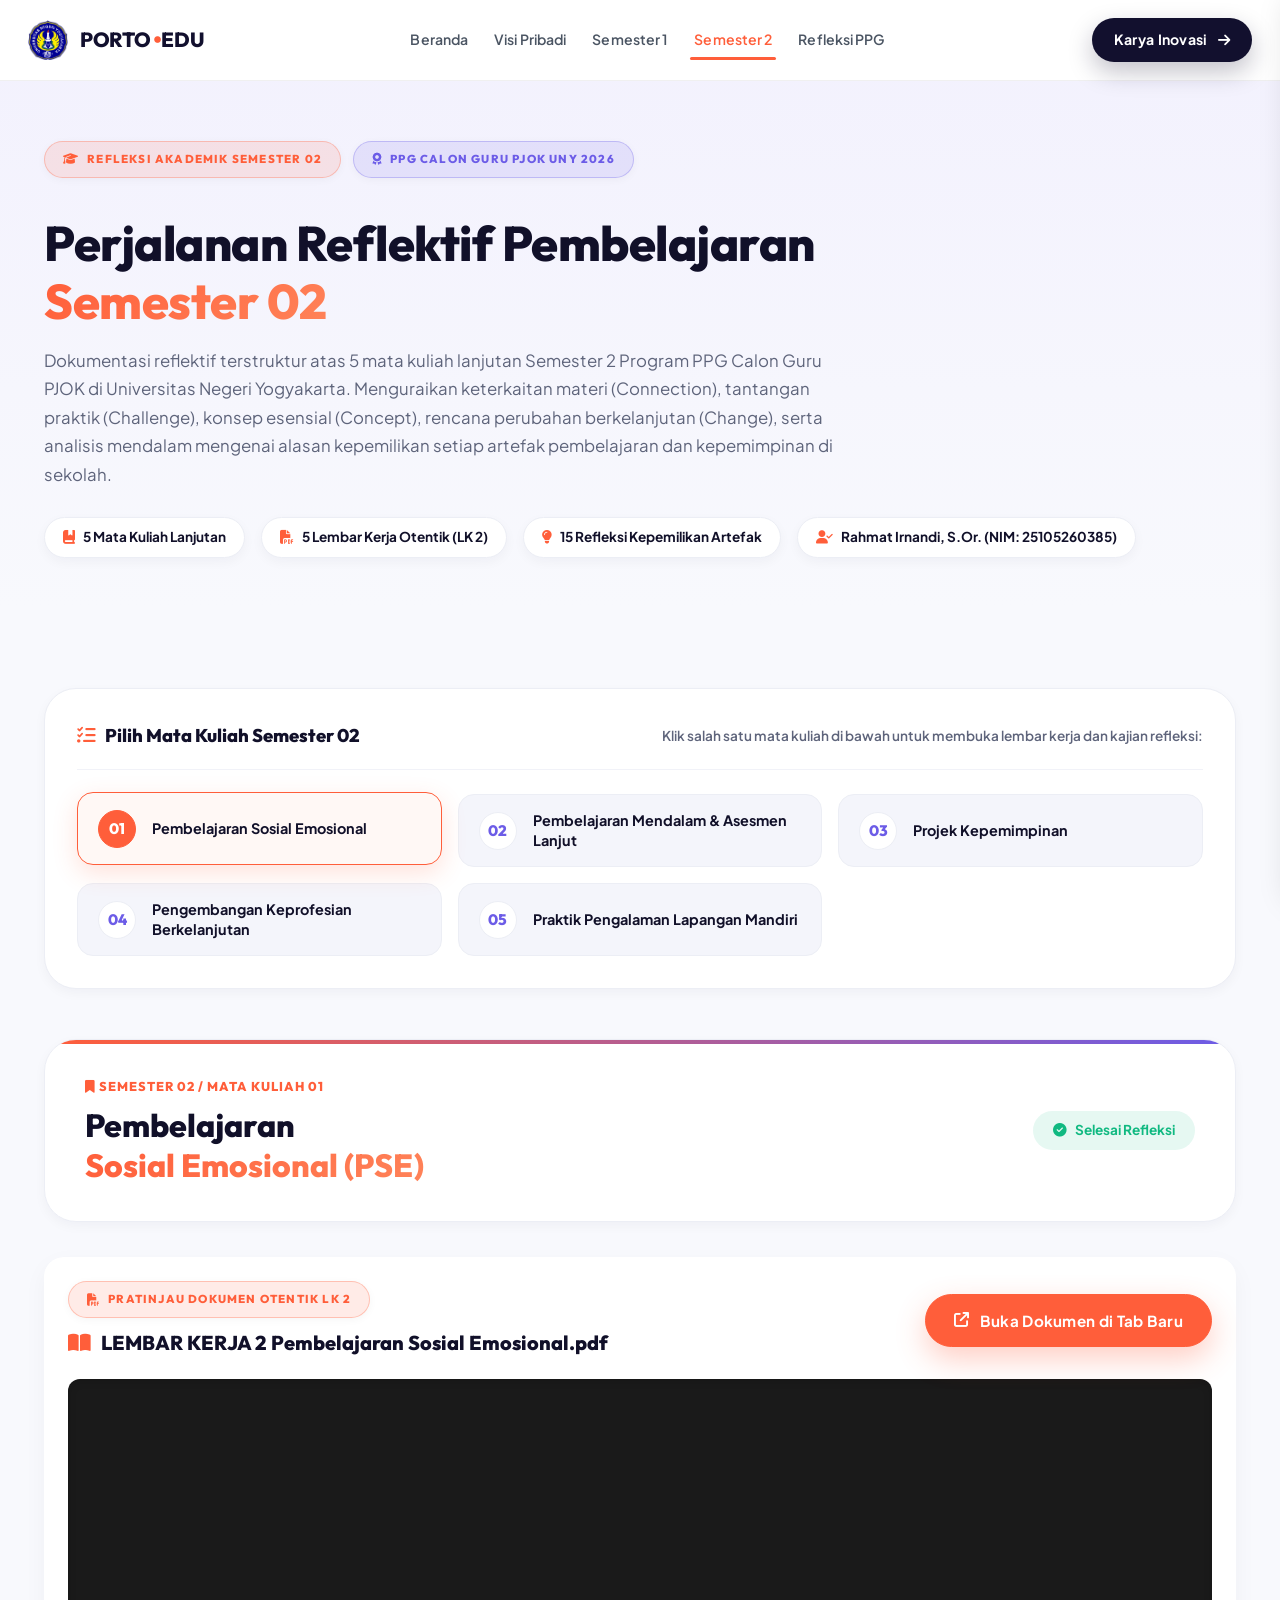
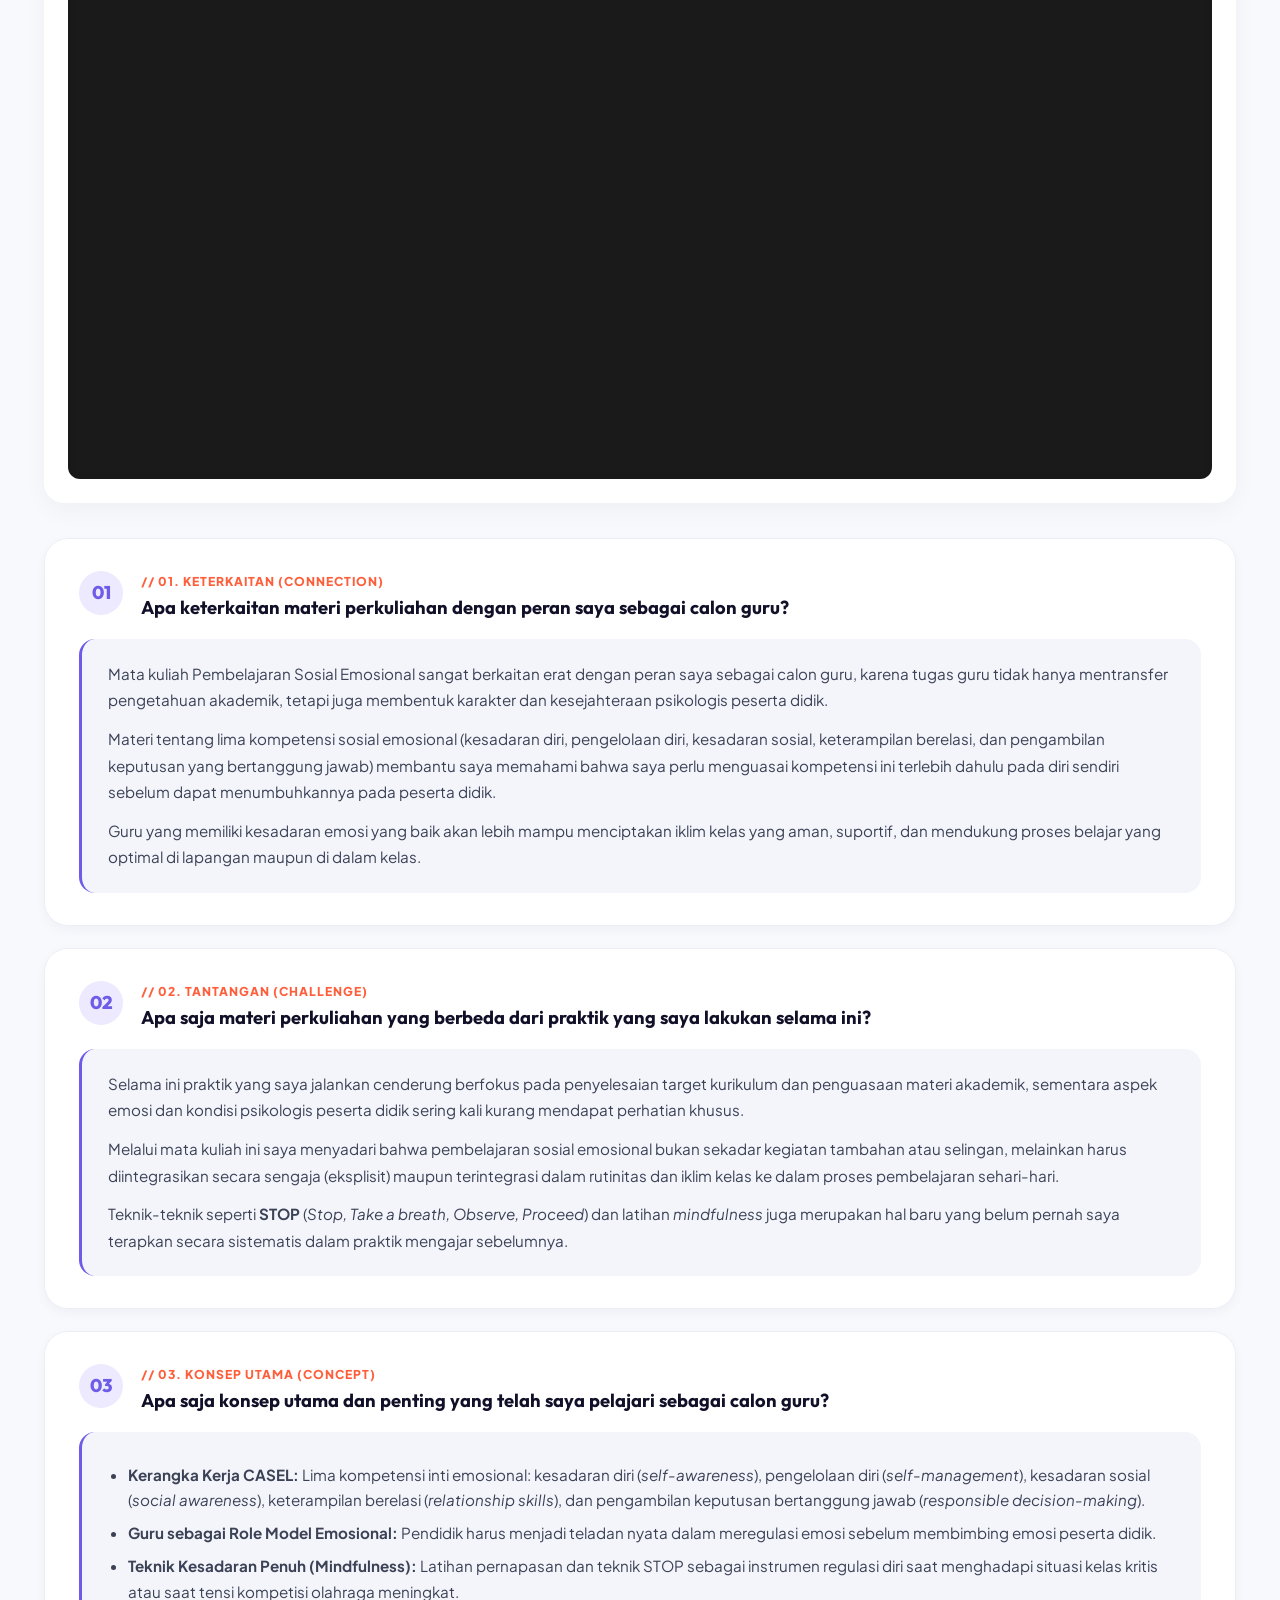
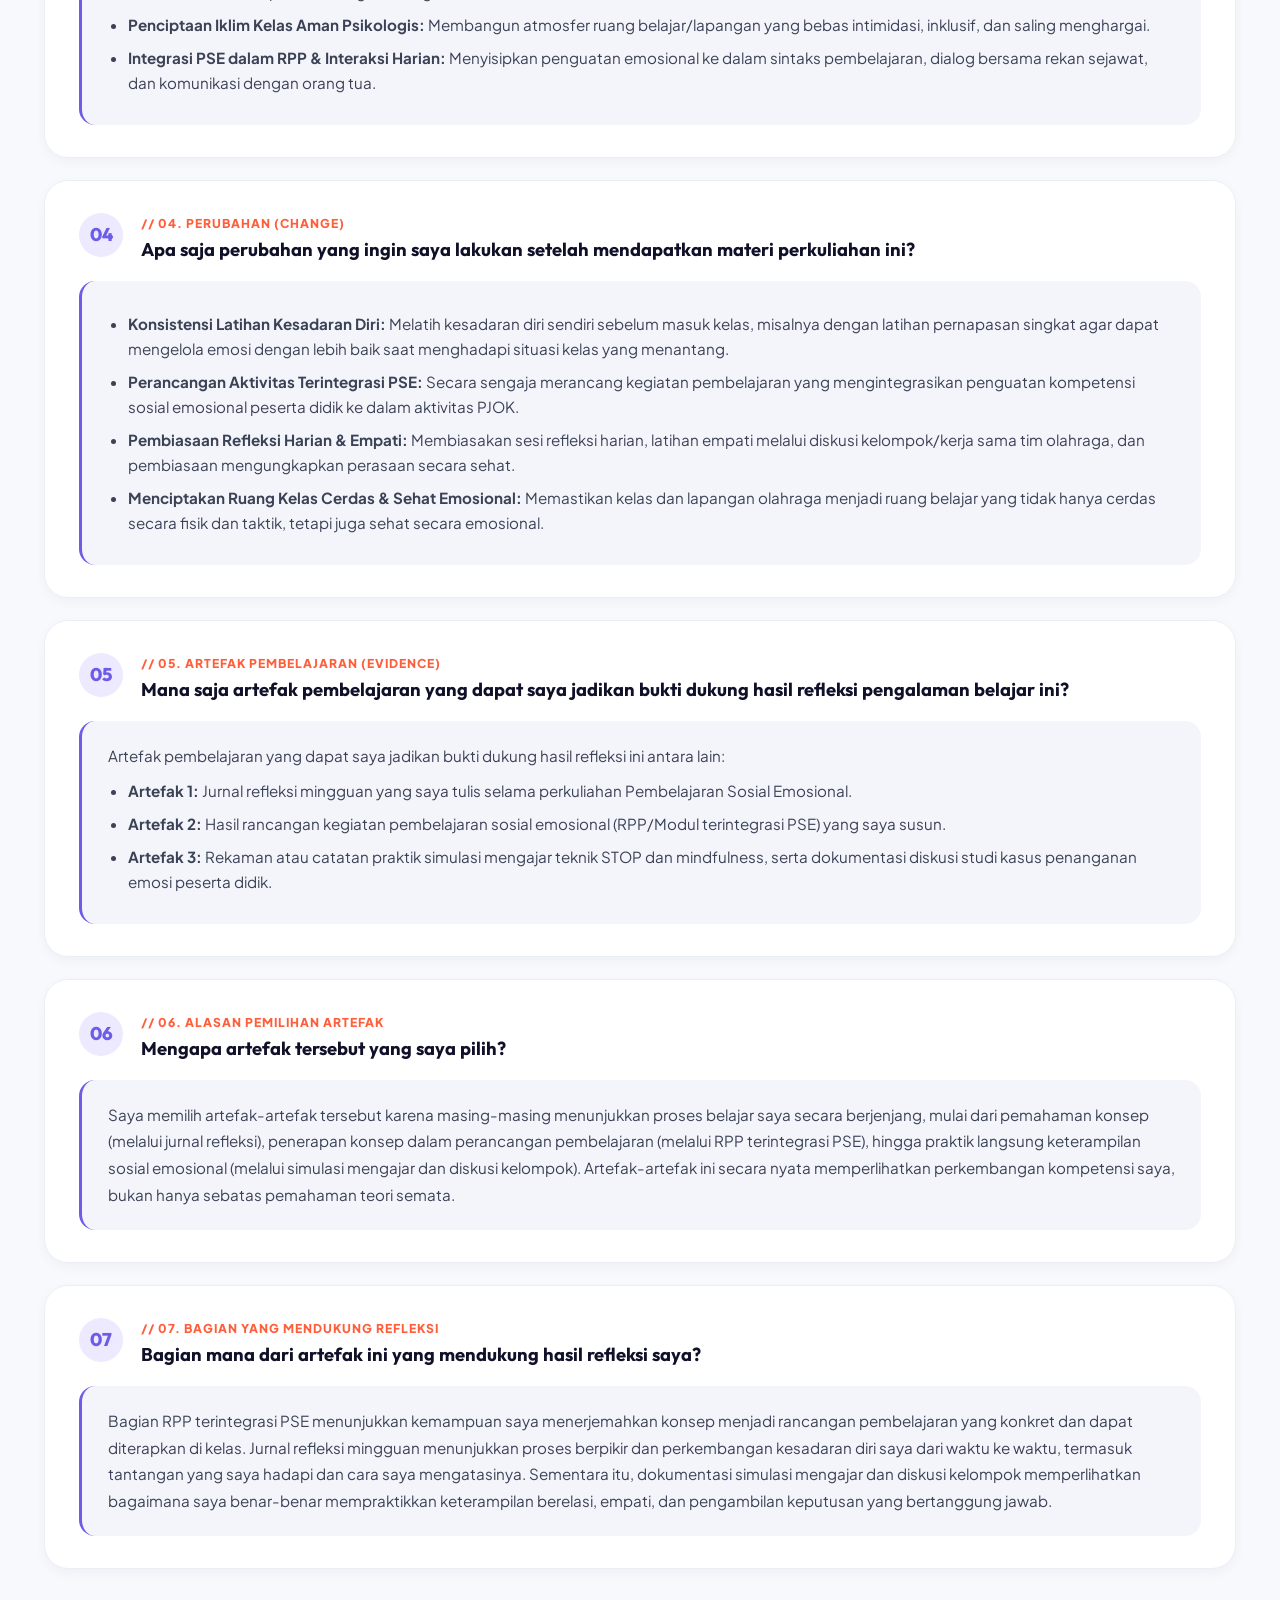
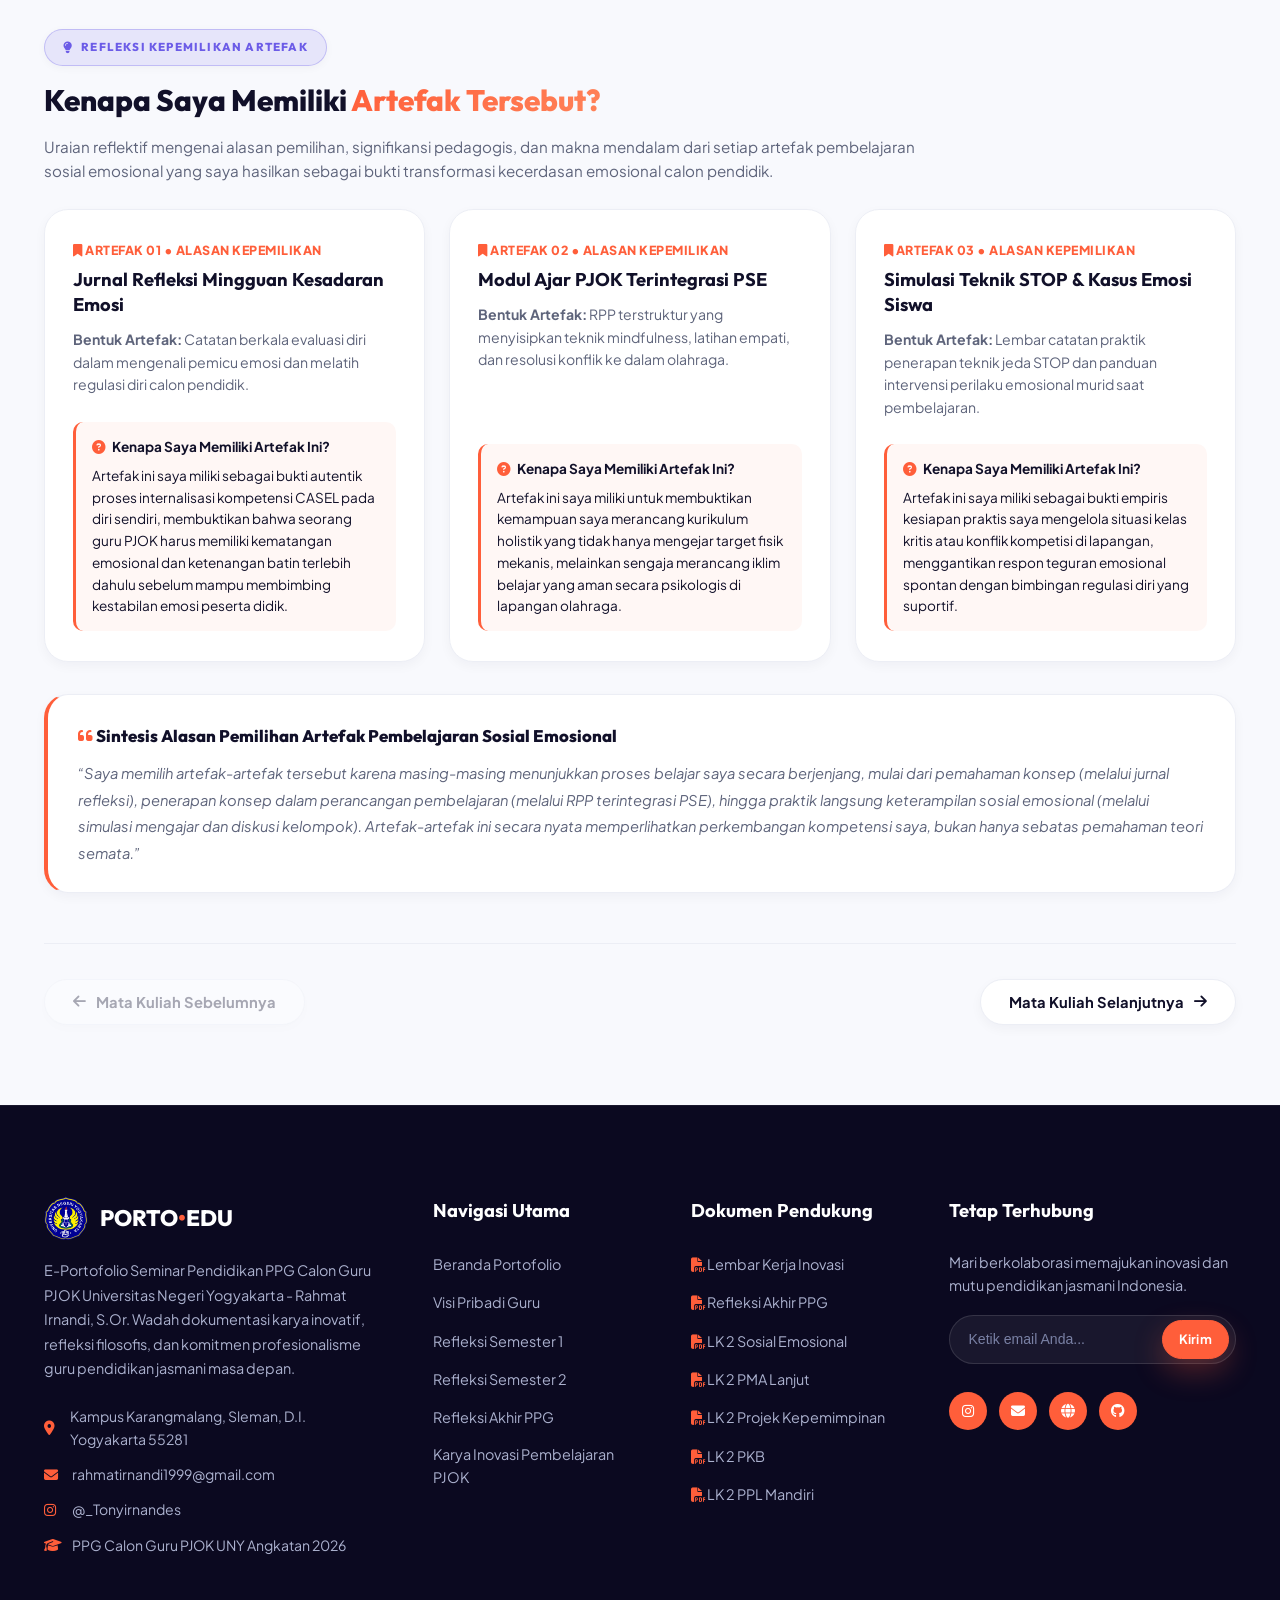
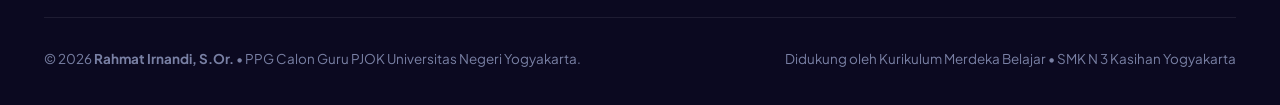
<file: refleksi-sem2.html>
<!doctype html>
<html lang="id">
  <head>
    <meta charset="UTF-8" />
    <meta name="viewport" content="width=device-width, initial-scale=1.0" />
    <title>Refleksi Semester 2 | E-Portofolio PPG PJOK UNY - Rahmat Irnandi, S.Or.</title>
    <meta
      name="description"
      content="Refleksi pembelajaran Semester 2 Program PPG Calon Guru PJOK Universitas Negeri Yogyakarta - Rahmat Irnandi, S.Or. Dokumentasi 5 mata kuliah lanjutan, LK 2 autentik, dan refleksi kepemilikan artefak pembelajaran di sekolah."
    />

    <!-- Favicon -->
    <link rel="shortcut icon" href="images/Logo Uny outlitne.png" type="image/x-icon" />

    <!-- Google Fonts: Plus Jakarta Sans & Outfit -->
    <link rel="preconnect" href="https://fonts.googleapis.com" />
    <link rel="preconnect" href="https://fonts.gstatic.com" crossorigin />
    <link
      href="https://fonts.googleapis.com/css2?family=Outfit:wght@400;500;600;700;800;900&family=Plus+Jakarta+Sans:ital,wght@0,300;0,400;0,500;0,600;0,700;0,800;1,400&display=swap"
      rel="stylesheet"
    />

    <!-- Font Awesome Icons -->
    <link rel="stylesheet" href="https://cdnjs.cloudflare.com/ajax/libs/font-awesome/6.5.1/css/all.min.css" />

    <!-- MediaPro Design Theme CSS -->
    <link rel="stylesheet" href="css/mediapro.css" />
  </head>

  <body>
    <!-- TOP SCROLL PROGRESS LINE -->
    <div class="scroll-progress-line" id="scrollProgressLine"></div>

    <!-- ==================== 1. NAVBAR ==================== -->
    <header class="navbar-mediapro" id="navbarMediaPro">
      <div class="container nav-container">
        <!-- Brand Logo -->
        <a href="index.html" class="nav-brand" aria-label="Beranda Portofolio">
          <img src="images/logo_uny.png" alt="Logo UNY" class="nav-brand-logo" />
          <span>PORTO<span class="brand-dot" style="color: var(--accent-orange)">&bull;</span>EDU</span>
        </a>

        <!-- Desktop Navigation Links -->
        <nav class="nav-links">
          <a href="index.html" class="nav-link">Beranda</a>
          <a href="identitas.html" class="nav-link">Visi Pribadi</a>
          <a href="refleksi-sem1.html" class="nav-link">Semester 1</a>
          <a href="refleksi-sem2.html" class="nav-link active">Semester 2</a>
          <a href="refleksi-ppg.html" class="nav-link">Refleksi PPG</a>
        </nav>

        <!-- Right CTA / Contact Info -->
        <div class="nav-cta">
          <a href="karya.html" class="btn btn-primary-dark">
            <span>Karya Inovasi</span>
            <i class="fa-solid fa-arrow-right"></i>
          </a>
          <button class="mobile-menu-btn" id="mobileMenuBtn" aria-label="Buka Menu Navigasi">
            <span></span>
            <span></span>
            <span></span>
          </button>
        </div>
      </div>
    </header>

    <!-- MOBILE NAVIGATION DRAWER -->
    <div class="mobile-overlay" id="mobileOverlay"></div>
    <div class="mobile-drawer" id="mobileDrawer">
      <div class="mobile-drawer-header">
        <div class="nav-brand">
          <img src="images/logo_uny.png" alt="Logo UNY" style="height: 36px" />
          <span>PORTO<span class="brand-dot" style="color: var(--accent-orange)">&bull;</span>EDU</span>
        </div>
        <button class="mobile-drawer-close" id="mobileDrawerClose" aria-label="Tutup Menu">&times;</button>
      </div>
      <div class="mobile-nav-links">
        <a href="index.html" class="mobile-nav-link">Beranda</a>
        <a href="identitas.html" class="mobile-nav-link">Visi Pribadi</a>
        <a href="refleksi-sem1.html" class="mobile-nav-link">Semester 1</a>
        <a href="refleksi-sem2.html" class="mobile-nav-link active">Semester 2</a>
        <a href="refleksi-ppg.html" class="mobile-nav-link">Refleksi PPG</a>
      </div>
      <div class="mobile-drawer-footer">
        <a href="karya.html" class="btn btn-orange" style="width: 100%; justify-content: center">
          <span>Karya Inovasi PJOK</span> <i class="fa-solid fa-arrow-right"></i>
        </a>
      </div>
    </div>

    <main>
      <!-- ==================== HERO SECTION (LIGHT MEDIAPRO BANNER) ==================== -->
      <section class="sem-hero-banner" id="hero">
        <div class="container">
          <div class="sem-hero-badge-row">
            <div class="badge-pill orange">
              <i class="fa-solid fa-graduation-cap"></i> REFLEKSI AKADEMIK SEMESTER 02
            </div>
            <div class="badge-pill purple">
              <i class="fa-solid fa-award"></i> PPG CALON GURU PJOK UNY 2026
            </div>
          </div>
          <h1 class="sem-hero-title">
            Perjalanan Reflektif Pembelajaran<br />
            <span class="text-gradient">Semester 02</span>
          </h1>
          <p class="sem-hero-desc">
            Dokumentasi reflektif terstruktur atas 5 mata kuliah lanjutan Semester 2 Program PPG Calon Guru PJOK di Universitas Negeri Yogyakarta. Menguraikan keterkaitan materi (Connection), tantangan praktik (Challenge), konsep esensial (Concept), rencana perubahan berkelanjutan (Change), serta analisis mendalam mengenai alasan kepemilikan setiap artefak pembelajaran dan kepemimpinan di sekolah.
          </p>
          <div class="sem-meta-stats">
            <div class="sem-meta-stat-pill">
              <i class="fa-solid fa-book-bookmark"></i>
              <span>5 Mata Kuliah Lanjutan</span>
            </div>
            <div class="sem-meta-stat-pill">
              <i class="fa-solid fa-file-pdf"></i>
              <span>5 Lembar Kerja Otentik (LK 2)</span>
            </div>
            <div class="sem-meta-stat-pill">
              <i class="fa-solid fa-lightbulb"></i>
              <span>15 Refleksi Kepemilikan Artefak</span>
            </div>
            <div class="sem-meta-stat-pill">
              <i class="fa-solid fa-user-check"></i>
              <span>Rahmat Irnandi, S.Or. (NIM: 25105260385)</span>
            </div>
          </div>
        </div>
      </section>

      <!-- ==================== COURSE SELECTOR & PANELS ==================== -->
      <section class="content-section" id="mata-kuliah" style="padding-top: 40px; padding-bottom: 80px">
        <div class="container">
          <div class="course-selector">
            <div class="selector-top">
              <div class="selector-label">
                <i class="fa-solid fa-list-check" style="color: var(--accent-orange)"></i>
                <span>Pilih Mata Kuliah Semester 02</span>
              </div>
              <div class="selector-hint">Klik salah satu mata kuliah di bawah untuk membuka lembar kerja dan kajian refleksi:</div>
            </div>
            <div class="course-buttons">
              <button class="course-btn active" data-course="sosial-emosional">
                <span>01</span>
                <strong>Pembelajaran Sosial Emosional</strong>
              </button>
              <button class="course-btn" data-course="mendalam-lanjut">
                <span>02</span>
                <strong>Pembelajaran Mendalam &amp; Asesmen Lanjut</strong>
              </button>
              <button class="course-btn" data-course="projek-kepemimpinan">
                <span>03</span>
                <strong>Projek Kepemimpinan</strong>
              </button>
              <button class="course-btn" data-course="pkb">
                <span>04</span>
                <strong>Pengembangan Keprofesian Berkelanjutan</strong>
              </button>
              <button class="course-btn" data-course="ppl-mandiri">
                <span>05</span>
                <strong>Praktik Pengalaman Lapangan Mandiri</strong>
              </button>
            </div>
          </div>

          <!-- ======================================================== -->
          <!-- ========== PANEL 01: PEMBELAJARAN SOSIAL EMOSIONAL ===== -->
          <!-- ======================================================== -->
          <article class="course-panel active" id="sosial-emosional">
            <div class="course-header">
              <div>
                <div class="course-code"><i class="fa-solid fa-bookmark"></i> SEMESTER 02 / MATA KULIAH 01</div>
                <h3 class="course-title">Pembelajaran<br /><span class="text-gradient">Sosial Emosional (PSE)</span></h3>
              </div>
              <div class="course-status"><i class="fa-solid fa-circle-check"></i> Selesai Refleksi</div>
            </div>

            <!-- PRATINJAU DOKUMEN LK 2 -->
            <div class="document-preview-section">
              <div class="document-preview-header">
                <div>
                  <div class="badge-pill orange" style="margin-bottom: 8px">
                    <i class="fa-solid fa-file-pdf"></i> PRATINJAU DOKUMEN OTENTIK LK 2
                  </div>
                  <h4 class="document-preview-title">
                    <i class="fa-solid fa-book-open" style="color: var(--accent-orange)"></i> LEMBAR KERJA 2  Pembelajaran Sosial Emosional.pdf
                  </h4>
                </div>
                <a
                  href="dokumen/Sem2/LEMBAR KERJA 2  Pembelajaran Sosial Emosional.pdf"
                  target="_blank"
                  rel="noopener noreferrer"
                  class="btn btn-sm btn-orange"
                >
                  <i class="fa-solid fa-arrow-up-right-from-square"></i> Buka Dokumen di Tab Baru
                </a>
              </div>
              <div class="iframe-container">
                <iframe src="dokumen/Sem2/LEMBAR KERJA 2  Pembelajaran Sosial Emosional.pdf" title="LEMBAR KERJA 2 Pembelajaran Sosial Emosional" loading="lazy"></iframe>
              </div>
            </div>

            <!-- 7 PERTANYAAN REFLEKSI -->
            <div class="reflection-flow">
              <!-- KETERKAITAN -->
              <div class="reflection-card">
                <div class="reflection-top">
                  <div class="reflection-number">01</div>
                  <div class="reflection-question-wrap">
                    <div class="reflection-question">// 01. KETERKAITAN (CONNECTION)</div>
                    <div class="reflection-label">Apa keterkaitan materi perkuliahan dengan peran saya sebagai calon guru?</div>
                  </div>
                </div>
                <div class="reflection-answer">
                  <p>Mata kuliah Pembelajaran Sosial Emosional sangat berkaitan erat dengan peran saya sebagai calon guru, karena tugas guru tidak hanya mentransfer pengetahuan akademik, tetapi juga membentuk karakter dan kesejahteraan psikologis peserta didik.</p>
                  <p>Materi tentang lima kompetensi sosial emosional (kesadaran diri, pengelolaan diri, kesadaran sosial, keterampilan berelasi, dan pengambilan keputusan yang bertanggung jawab) membantu saya memahami bahwa saya perlu menguasai kompetensi ini terlebih dahulu pada diri sendiri sebelum dapat menumbuhkannya pada peserta didik.</p>
                  <p>Guru yang memiliki kesadaran emosi yang baik akan lebih mampu menciptakan iklim kelas yang aman, suportif, dan mendukung proses belajar yang optimal di lapangan maupun di dalam kelas.</p>
                </div>
              </div>

              <!-- TANTANGAN -->
              <div class="reflection-card">
                <div class="reflection-top">
                  <div class="reflection-number">02</div>
                  <div class="reflection-question-wrap">
                    <div class="reflection-question">// 02. TANTANGAN (CHALLENGE)</div>
                    <div class="reflection-label">Apa saja materi perkuliahan yang berbeda dari praktik yang saya lakukan selama ini?</div>
                  </div>
                </div>
                <div class="reflection-answer">
                  <p>Selama ini praktik yang saya jalankan cenderung berfokus pada penyelesaian target kurikulum dan penguasaan materi akademik, sementara aspek emosi dan kondisi psikologis peserta didik sering kali kurang mendapat perhatian khusus.</p>
                  <p>Melalui mata kuliah ini saya menyadari bahwa pembelajaran sosial emosional bukan sekadar kegiatan tambahan atau selingan, melainkan harus diintegrasikan secara sengaja (eksplisit) maupun terintegrasi dalam rutinitas dan iklim kelas ke dalam proses pembelajaran sehari-hari.</p>
                  <p>Teknik-teknik seperti <strong>STOP</strong> (<em>Stop, Take a breath, Observe, Proceed</em>) dan latihan <em>mindfulness</em> juga merupakan hal baru yang belum pernah saya terapkan secara sistematis dalam praktik mengajar sebelumnya.</p>
                </div>
              </div>

              <!-- KONSEP UTAMA -->
              <div class="reflection-card">
                <div class="reflection-top">
                  <div class="reflection-number">03</div>
                  <div class="reflection-question-wrap">
                    <div class="reflection-question">// 03. KONSEP UTAMA (CONCEPT)</div>
                    <div class="reflection-label">Apa saja konsep utama dan penting yang telah saya pelajari sebagai calon guru?</div>
                  </div>
                </div>
                <div class="reflection-answer">
                  <ul>
                    <li><strong>Kerangka Kerja CASEL:</strong> Lima kompetensi inti emosional: kesadaran diri (<em>self-awareness</em>), pengelolaan diri (<em>self-management</em>), kesadaran sosial (<em>social awareness</em>), keterampilan berelasi (<em>relationship skills</em>), dan pengambilan keputusan bertanggung jawab (<em>responsible decision-making</em>).</li>
                    <li><strong>Guru sebagai Role Model Emosional:</strong> Pendidik harus menjadi teladan nyata dalam meregulasi emosi sebelum membimbing emosi peserta didik.</li>
                    <li><strong>Teknik Kesadaran Penuh (Mindfulness):</strong> Latihan pernapasan dan teknik STOP sebagai instrumen regulasi diri saat menghadapi situasi kelas kritis atau saat tensi kompetisi olahraga meningkat.</li>
                    <li><strong>Penciptaan Iklim Kelas Aman Psikologis:</strong> Membangun atmosfer ruang belajar/lapangan yang bebas intimidasi, inklusif, dan saling menghargai.</li>
                    <li><strong>Integrasi PSE dalam RPP &amp; Interaksi Harian:</strong> Menyisipkan penguatan emosional ke dalam sintaks pembelajaran, dialog bersama rekan sejawat, dan komunikasi dengan orang tua.</li>
                  </ul>
                </div>
              </div>

              <!-- PERUBAHAN -->
              <div class="reflection-card">
                <div class="reflection-top">
                  <div class="reflection-number">04</div>
                  <div class="reflection-question-wrap">
                    <div class="reflection-question">// 04. PERUBAHAN (CHANGE)</div>
                    <div class="reflection-label">Apa saja perubahan yang ingin saya lakukan setelah mendapatkan materi perkuliahan ini?</div>
                  </div>
                </div>
                <div class="reflection-answer">
                  <ul>
                    <li><strong>Konsistensi Latihan Kesadaran Diri:</strong> Melatih kesadaran diri sendiri sebelum masuk kelas, misalnya dengan latihan pernapasan singkat agar dapat mengelola emosi dengan lebih baik saat menghadapi situasi kelas yang menantang.</li>
                    <li><strong>Perancangan Aktivitas Terintegrasi PSE:</strong> Secara sengaja merancang kegiatan pembelajaran yang mengintegrasikan penguatan kompetensi sosial emosional peserta didik ke dalam aktivitas PJOK.</li>
                    <li><strong>Pembiasaan Refleksi Harian &amp; Empati:</strong> Membiasakan sesi refleksi harian, latihan empati melalui diskusi kelompok/kerja sama tim olahraga, dan pembiasaan mengungkapkan perasaan secara sehat.</li>
                    <li><strong>Menciptakan Ruang Kelas Cerdas &amp; Sehat Emosional:</strong> Memastikan kelas dan lapangan olahraga menjadi ruang belajar yang tidak hanya cerdas secara fisik dan taktik, tetapi juga sehat secara emosional.</li>
                  </ul>
                </div>
              </div>

              <!-- ARTEFAK / BUKTI -->
              <div class="reflection-card">
                <div class="reflection-top">
                  <div class="reflection-number">05</div>
                  <div class="reflection-question-wrap">
                    <div class="reflection-question">// 05. ARTEFAK PEMBELAJARAN (EVIDENCE)</div>
                    <div class="reflection-label">Mana saja artefak pembelajaran yang dapat saya jadikan bukti dukung hasil refleksi pengalaman belajar ini?</div>
                  </div>
                </div>
                <div class="reflection-answer">
                  <p>Artefak pembelajaran yang dapat saya jadikan bukti dukung hasil refleksi ini antara lain:</p>
                  <ul>
                    <li><strong>Artefak 1:</strong> Jurnal refleksi mingguan yang saya tulis selama perkuliahan Pembelajaran Sosial Emosional.</li>
                    <li><strong>Artefak 2:</strong> Hasil rancangan kegiatan pembelajaran sosial emosional (RPP/Modul terintegrasi PSE) yang saya susun.</li>
                    <li><strong>Artefak 3:</strong> Rekaman atau catatan praktik simulasi mengajar teknik STOP dan mindfulness, serta dokumentasi diskusi studi kasus penanganan emosi peserta didik.</li>
                  </ul>
                </div>
              </div>

              <!-- ALASAN PEMILIHAN ARTEFAK -->
              <div class="reflection-card">
                <div class="reflection-top">
                  <div class="reflection-number">06</div>
                  <div class="reflection-question-wrap">
                    <div class="reflection-question">// 06. ALASAN PEMILIHAN ARTEFAK</div>
                    <div class="reflection-label">Mengapa artefak tersebut yang saya pilih?</div>
                  </div>
                </div>
                <div class="reflection-answer">
                  <p>Saya memilih artefak-artefak tersebut karena masing-masing menunjukkan proses belajar saya secara berjenjang, mulai dari pemahaman konsep (melalui jurnal refleksi), penerapan konsep dalam perancangan pembelajaran (melalui RPP terintegrasi PSE), hingga praktik langsung keterampilan sosial emosional (melalui simulasi mengajar dan diskusi kelompok). Artefak-artefak ini secara nyata memperlihatkan perkembangan kompetensi saya, bukan hanya sebatas pemahaman teori semata.</p>
                </div>
              </div>

              <!-- BAGIAN PENDUKUNG ARTEFAK -->
              <div class="reflection-card">
                <div class="reflection-top">
                  <div class="reflection-number">07</div>
                  <div class="reflection-question-wrap">
                    <div class="reflection-question">// 07. BAGIAN YANG MENDUKUNG REFLEKSI</div>
                    <div class="reflection-label">Bagian mana dari artefak ini yang mendukung hasil refleksi saya?</div>
                  </div>
                </div>
                <div class="reflection-answer">
                  <p>Bagian RPP terintegrasi PSE menunjukkan kemampuan saya menerjemahkan konsep menjadi rancangan pembelajaran yang konkret dan dapat diterapkan di kelas. Jurnal refleksi mingguan menunjukkan proses berpikir dan perkembangan kesadaran diri saya dari waktu ke waktu, termasuk tantangan yang saya hadapi dan cara saya mengatasinya. Sementara itu, dokumentasi simulasi mengajar dan diskusi kelompok memperlihatkan bagaimana saya benar-benar mempraktikkan keterampilan berelasi, empati, dan pengambilan keputusan yang bertanggung jawab.</p>
                </div>
              </div>
            </div>

            <!-- ALASAN KEPEMILIKAN ARTEFAK PEMBELAJARAN -->
            <div style="margin-top: 60px">
              <div class="badge-pill purple" style="margin-bottom: 10px">
                <i class="fa-solid fa-lightbulb"></i> REFLEKSI KEPEMILIKAN ARTEFAK
              </div>
              <h3 style="font-family: var(--font-heading); font-size: 1.85rem; font-weight: 800; color: var(--text-dark); margin-bottom: 10px">
                Kenapa Saya Memiliki <span class="text-gradient">Artefak Tersebut?</span>
              </h3>
              <p style="color: var(--text-dark-muted); font-size: 0.95rem; margin-bottom: 24px; line-height: 1.6; max-width: 880px">
                Uraian reflektif mengenai alasan pemilihan, signifikansi pedagogis, dan makna mendalam dari setiap artefak pembelajaran sosial emosional yang saya hasilkan sebagai bukti transformasi kecerdasan emosional calon pendidik.
              </p>
              <div class="artifact-grid">
                <div class="artifact-card" style="justify-content: flex-start; gap: 14px">
                  <div>
                    <div class="artifact-type"><i class="fa-solid fa-bookmark"></i> Artefak 01 &bull; Alasan Kepemilikan</div>
                    <h4>Jurnal Refleksi Mingguan Kesadaran Emosi</h4>
                    <p style="margin-bottom: 12px; font-size: 0.88rem; color: var(--text-dark-muted)">
                      <strong>Bentuk Artefak:</strong> Catatan berkala evaluasi diri dalam mengenali pemicu emosi dan melatih regulasi diri calon pendidik.
                    </p>
                  </div>
                  <div style="background: rgba(255, 94, 58, 0.05); border-left: 3px solid var(--accent-orange); padding: 14px 16px; border-radius: var(--radius-sm); margin-top: auto">
                    <strong style="color: var(--text-dark); font-size: 0.85rem; display: flex; align-items: center; gap: 6px; margin-bottom: 6px">
                      <i class="fa-solid fa-circle-question" style="color: var(--accent-orange)"></i> Kenapa Saya Memiliki Artefak Ini?
                    </strong>
                    <p style="font-size: 0.85rem; color: var(--text-dark); line-height: 1.6; margin-bottom: 0">
                      Artefak ini saya miliki sebagai bukti autentik proses internalisasi kompetensi CASEL pada diri sendiri, membuktikan bahwa seorang guru PJOK harus memiliki kematangan emosional dan ketenangan batin terlebih dahulu sebelum mampu membimbing kestabilan emosi peserta didik.
                    </p>
                  </div>
                </div>

                <div class="artifact-card" style="justify-content: flex-start; gap: 14px">
                  <div>
                    <div class="artifact-type"><i class="fa-solid fa-bookmark"></i> Artefak 02 &bull; Alasan Kepemilikan</div>
                    <h4>Modul Ajar PJOK Terintegrasi PSE</h4>
                    <p style="margin-bottom: 12px; font-size: 0.88rem; color: var(--text-dark-muted)">
                      <strong>Bentuk Artefak:</strong> RPP terstruktur yang menyisipkan teknik mindfulness, latihan empati, dan resolusi konflik ke dalam olahraga.
                    </p>
                  </div>
                  <div style="background: rgba(255, 94, 58, 0.05); border-left: 3px solid var(--accent-orange); padding: 14px 16px; border-radius: var(--radius-sm); margin-top: auto">
                    <strong style="color: var(--text-dark); font-size: 0.85rem; display: flex; align-items: center; gap: 6px; margin-bottom: 6px">
                      <i class="fa-solid fa-circle-question" style="color: var(--accent-orange)"></i> Kenapa Saya Memiliki Artefak Ini?
                    </strong>
                    <p style="font-size: 0.85rem; color: var(--text-dark); line-height: 1.6; margin-bottom: 0">
                      Artefak ini saya miliki untuk membuktikan kemampuan saya merancang kurikulum holistik yang tidak hanya mengejar target fisik mekanis, melainkan sengaja merancang iklim belajar yang aman secara psikologis di lapangan olahraga.
                    </p>
                  </div>
                </div>

                <div class="artifact-card" style="justify-content: flex-start; gap: 14px">
                  <div>
                    <div class="artifact-type"><i class="fa-solid fa-bookmark"></i> Artefak 03 &bull; Alasan Kepemilikan</div>
                    <h4>Simulasi Teknik STOP &amp; Kasus Emosi Siswa</h4>
                    <p style="margin-bottom: 12px; font-size: 0.88rem; color: var(--text-dark-muted)">
                      <strong>Bentuk Artefak:</strong> Lembar catatan praktik penerapan teknik jeda STOP dan panduan intervensi perilaku emosional murid saat pembelajaran.
                    </p>
                  </div>
                  <div style="background: rgba(255, 94, 58, 0.05); border-left: 3px solid var(--accent-orange); padding: 14px 16px; border-radius: var(--radius-sm); margin-top: auto">
                    <strong style="color: var(--text-dark); font-size: 0.85rem; display: flex; align-items: center; gap: 6px; margin-bottom: 6px">
                      <i class="fa-solid fa-circle-question" style="color: var(--accent-orange)"></i> Kenapa Saya Memiliki Artefak Ini?
                    </strong>
                    <p style="font-size: 0.85rem; color: var(--text-dark); line-height: 1.6; margin-bottom: 0">
                      Artefak ini saya miliki sebagai bukti empiris kesiapan praktis saya mengelola situasi kelas kritis atau konflik kompetisi di lapangan, menggantikan respon teguran emosional spontan dengan bimbingan regulasi diri yang suportif.
                    </p>
                  </div>
                </div>
              </div>

              <!-- RINGKASAN OTENTIK DARI DOKUMEN -->
              <div class="evidence-panel">
                <h4><i class="fa-solid fa-quote-left" style="color: var(--accent-orange)"></i> Sintesis Alasan Pemilihan Artefak Pembelajaran Sosial Emosional</h4>
                <p style="font-style: italic; line-height: 1.8">
                  “Saya memilih artefak-artefak tersebut karena masing-masing menunjukkan proses belajar saya secara berjenjang, mulai dari pemahaman konsep (melalui jurnal refleksi), penerapan konsep dalam perancangan pembelajaran (melalui RPP terintegrasi PSE), hingga praktik langsung keterampilan sosial emosional (melalui simulasi mengajar dan diskusi kelompok). Artefak-artefak ini secara nyata memperlihatkan perkembangan kompetensi saya, bukan hanya sebatas pemahaman teori semata.”
                </p>
              </div>
            </div>
          </article>

          <!-- ======================================================== -->
          <!-- ========== PANEL 02: PEMBELAJARAN MENDALAM LANJUT ====== -->
          <!-- ======================================================== -->
          <article class="course-panel" id="mendalam-lanjut">
            <div class="course-header">
              <div>
                <div class="course-code"><i class="fa-solid fa-bookmark"></i> SEMESTER 02 / MATA KULIAH 02</div>
                <h3 class="course-title">Pembelajaran Mendalam<br />dan <span class="text-gradient">Asesmen Lanjut</span></h3>
              </div>
              <div class="course-status"><i class="fa-solid fa-circle-check"></i> Selesai Refleksi</div>
            </div>

            <!-- PRATINJAU DOKUMEN LK 2 -->
            <div class="document-preview-section">
              <div class="document-preview-header">
                <div>
                  <div class="badge-pill orange" style="margin-bottom: 8px">
                    <i class="fa-solid fa-file-pdf"></i> PRATINJAU DOKUMEN OTENTIK LK 2
                  </div>
                  <h4 class="document-preview-title">
                    <i class="fa-solid fa-book-open" style="color: var(--accent-orange)"></i> LEMBAR KERJA 2  PMA Lanjut.pdf
                  </h4>
                </div>
                <a
                  href="dokumen/Sem2/LEMBAR KERJA 2  PMA Lanjut.pdf"
                  target="_blank"
                  rel="noopener noreferrer"
                  class="btn btn-sm btn-orange"
                >
                  <i class="fa-solid fa-arrow-up-right-from-square"></i> Buka Dokumen di Tab Baru
                </a>
              </div>
              <div class="iframe-container">
                <iframe src="dokumen/Sem2/LEMBAR KERJA 2  PMA Lanjut.pdf" title="LEMBAR KERJA 2 Pembelajaran Mendalam dan Asesmen Lanjut" loading="lazy"></iframe>
              </div>
            </div>

            <!-- 7 PERTANYAAN REFLEKSI -->
            <div class="reflection-flow">
              <!-- KETERKAITAN -->
              <div class="reflection-card">
                <div class="reflection-top">
                  <div class="reflection-number">01</div>
                  <div class="reflection-question-wrap">
                    <div class="reflection-question">// 01. KETERKAITAN (CONNECTION)</div>
                    <div class="reflection-label">Apa keterkaitan materi perkuliahan dengan peran saya sebagai calon guru?</div>
                  </div>
                </div>
                <div class="reflection-answer">
                  <p>Mata kuliah Pembelajaran Mendalam dan Asesmen Lanjut sangat berkaitan dengan peran saya sebagai calon guru karena membekali saya dengan kemampuan untuk tidak hanya mengajar di permukaan, melainkan memfasilitasi peserta didik agar mencapai pemahaman konseptual yang mendalam, berpikir kritis, dan mampu mengaplikasikan pengetahuannya dalam konteks nyata.</p>
                  <p>Materi tentang perancangan asesmen autentik dan berkelanjutan membantu saya memastikan bahwa proses penilaian benar-benar mencerminkan kompetensi peserta didik secara adil dan komprehensif, bukan sekadar mengukur kemampuan mengingat hafalan.</p>
                </div>
              </div>

              <!-- TANTANGAN -->
              <div class="reflection-card">
                <div class="reflection-top">
                  <div class="reflection-number">02</div>
                  <div class="reflection-question-wrap">
                    <div class="reflection-question">// 02. TANTANGAN (CHALLENGE)</div>
                    <div class="reflection-label">Apa saja materi perkuliahan yang berbeda dari praktik yang saya lakukan selama ini?</div>
                  </div>
                </div>
                <div class="reflection-answer">
                  <p>Selama ini praktik yang saya jalankan cenderung menekankan pembelajaran yang berorientasi pada penyampaian materi (transfer pengetahuan) dan penilaian berbasis tes tertulis atau tugas akhir yang seragam.</p>
                  <p>Melalui mata kuliah ini saya ditantang untuk merancang pengalaman belajar yang lebih kontekstual, berbasis masalah (<em>problem-based</em>), serta memadukan asesmen formatif secara berkelanjutan di sepanjang proses pembelajaran.</p>
                  <p>Mengembangkan rubrik penilaian autentik yang jelas dan operasional juga merupakan tantangan tersendiri yang berbeda dari kebiasaan saya memberi nilai secara umum tanpa kriteria yang terperinci.</p>
                </div>
              </div>

              <!-- KONSEP UTAMA -->
              <div class="reflection-card">
                <div class="reflection-top">
                  <div class="reflection-number">03</div>
                  <div class="reflection-question-wrap">
                    <div class="reflection-question">// 03. KONSEP UTAMA (CONCEPT)</div>
                    <div class="reflection-label">Apa saja konsep utama dan penting yang telah saya pelajari sebagai calon guru?</div>
                  </div>
                </div>
                <div class="reflection-answer">
                  <ul>
                    <li><strong>Prinsip Pembelajaran Mendalam Lanjutan:</strong> Integrasi pemikiran tingkat tinggi (HOTS), keterkaitan antarkonsep esensial, dan relevansi dunia nyata dalam aktivitas olahraga.</li>
                    <li><strong>Desain Asesmen Autentik:</strong> Penilaian kinerja fisik, proyek gerak kontekstual, dan portofolio reflektif yang merepresentasikan kemampuan riil siswa.</li>
                    <li><strong>Pengembangan Rubrik Kriteria Bertingkat:</strong> Rubrik analitik yang transparan dan deskriptif untuk memandu proses belajar serta evaluasi mandiri murid.</li>
                    <li><strong>Pemanfaatan Data Asesmen:</strong> Menggunakan hasil penilaian formatif sebagai diagnosis perbaikan strategi pembelajaran selanjutnya secara terukur.</li>
                    <li><strong>Pembiasaan Self &amp; Peer Assessment:</strong> Melibatkan peserta didik secara aktif dalam memantau dan merefleksikan kualitas proses belajarnya.</li>
                  </ul>
                </div>
              </div>

              <!-- PERUBAHAN -->
              <div class="reflection-card">
                <div class="reflection-top">
                  <div class="reflection-number">04</div>
                  <div class="reflection-question-wrap">
                    <div class="reflection-question">// 04. PERUBAHAN (CHANGE)</div>
                    <div class="reflection-label">Apa saja perubahan yang ingin saya lakukan setelah mendapatkan materi perkuliahan ini?</div>
                  </div>
                </div>
                <div class="reflection-answer">
                  <ul>
                    <li><strong>Perancangan Modul Berbasis Masalah Nyata:</strong> Lebih sering merancang modul pembelajaran yang menantang peserta didik menganalisis dan memecahkan persoalan gerak secara mendalam.</li>
                    <li><strong>Penyusunan Rubrik Terperinci:</strong> Mengembangkan rubrik asesmen autentik yang jelas sebelum pembelajaran dimulai agar siswa memahami ekspektasi kualitas unjuk kerja.</li>
                    <li><strong>Umpan Balik Kualitatif Deskriptif:</strong> Memberikan umpan balik yang konstruktif dan bermakna di sela-sela aktivitas pembelajaran, bukan sekadar angka nilai di akhir ujian.</li>
                    <li><strong>Refleksi Berbasis Bukti Nyata:</strong> Membiasakan diri merefleksikan efektivitas pengajaran berdasarkan data hasil asesmen formatif peserta didik.</li>
                  </ul>
                </div>
              </div>

              <!-- ARTEFAK / BUKTI -->
              <div class="reflection-card">
                <div class="reflection-top">
                  <div class="reflection-number">05</div>
                  <div class="reflection-question-wrap">
                    <div class="reflection-question">// 05. ARTEFAK PEMBELAJARAN (EVIDENCE)</div>
                    <div class="reflection-label">Mana saja artefak pembelajaran yang dapat saya jadikan bukti dukung hasil refleksi pengalaman belajar ini?</div>
                  </div>
                </div>
                <div class="reflection-answer">
                  <p>Artefak pembelajaran yang dapat saya jadikan bukti dukung hasil refleksi ini antara lain:</p>
                  <ul>
                    <li><strong>Artefak 1:</strong> Rencana pelaksanaan pembelajaran (RPP) yang menerapkan prinsip pembelajaran mendalam.</li>
                    <li><strong>Artefak 2:</strong> Instrumen asesmen autentik (rubrik penilaian performa/proyek beserta panduan umpan balik konstruktif).</li>
                    <li><strong>Artefak 3:</strong> Catatan refleksi pembelajaran atau hasil analisis data asesmen peserta didik setelah praktik mengajar.</li>
                  </ul>
                </div>
              </div>

              <!-- ALASAN PEMILIHAN ARTEFAK -->
              <div class="reflection-card">
                <div class="reflection-top">
                  <div class="reflection-number">06</div>
                  <div class="reflection-question-wrap">
                    <div class="reflection-question">// 06. ALASAN PEMILIHAN ARTEFAK</div>
                    <div class="reflection-label">Mengapa artefak tersebut yang saya pilih?</div>
                  </div>
                </div>
                <div class="reflection-answer">
                  <p>Saya memilih artefak-artefak tersebut karena secara bersama-sama menunjukkan alur kompetensi saya secara utuh, mulai dari kemampuan merancang pembelajaran yang berpusat pada pemahaman mendalam, menyusun instrumen penilaian autentik yang adil, hingga mengevaluasi dan merefleksikan hasil belajar peserta didik secara kritis.</p>
                </div>
              </div>

              <!-- BAGIAN PENDUKUNG ARTEFAK -->
              <div class="reflection-card">
                <div class="reflection-top">
                  <div class="reflection-number">07</div>
                  <div class="reflection-question-wrap">
                    <div class="reflection-question">// 07. BAGIAN YANG MENDUKUNG REFLEKSI</div>
                    <div class="reflection-label">Bagian mana dari artefak ini yang mendukung hasil refleksi saya?</div>
                  </div>
                </div>
                <div class="reflection-answer">
                  <p>Bagian rancangan pembelajaran (RPP) menunjukkan kemampuan saya menerjemahkan prinsip pembelajaran mendalam ke dalam kegiatan pembelajaran yang terstruktur dan bermakna. Bagian instrumen asesmen dan rubrik menunjukkan perubahan cara pandang saya dalam menilai peserta didik secara autentik dan transparan. Sementara itu, bagian catatan refleksi dan analisis data asesmen memperlihatkan komitmen saya untuk terus memperbaiki kualitas pembelajaran berdasarkan bukti nyata di kelas.</p>
                </div>
              </div>
            </div>

            <!-- ALASAN KEPEMILIKAN ARTEFAK PEMBELAJARAN -->
            <div style="margin-top: 60px">
              <div class="badge-pill purple" style="margin-bottom: 10px">
                <i class="fa-solid fa-lightbulb"></i> REFLEKSI KEPEMILIKAN ARTEFAK
              </div>
              <h3 style="font-family: var(--font-heading); font-size: 1.85rem; font-weight: 800; color: var(--text-dark); margin-bottom: 10px">
                Kenapa Saya Memiliki <span class="text-gradient">Artefak Tersebut?</span>
              </h3>
              <p style="color: var(--text-dark-muted); font-size: 0.95rem; margin-bottom: 24px; line-height: 1.6; max-width: 880px">
                Uraian reflektif mengenai alasan pemilihan, signifikansi pedagogis, dan makna mendalam dari setiap artefak pembelajaran mendalam dan asesmen lanjutan yang saya kembangkan.
              </p>
              <div class="artifact-grid">
                <div class="artifact-card" style="justify-content: flex-start; gap: 14px">
                  <div>
                    <div class="artifact-type"><i class="fa-solid fa-bookmark"></i> Artefak 01 &bull; Alasan Kepemilikan</div>
                    <h4>RPP Pembelajaran Mendalam Berbasis Masalah</h4>
                    <p style="margin-bottom: 12px; font-size: 0.88rem; color: var(--text-dark-muted)">
                      <strong>Bentuk Artefak:</strong> Modul ajar PJOK lanjutan yang mengintegrasikan penalaran kritis (HOTS) dan investigasi gerak kontekstual.
                    </p>
                  </div>
                  <div style="background: rgba(255, 94, 58, 0.05); border-left: 3px solid var(--accent-orange); padding: 14px 16px; border-radius: var(--radius-sm); margin-top: auto">
                    <strong style="color: var(--text-dark); font-size: 0.85rem; display: flex; align-items: center; gap: 6px; margin-bottom: 6px">
                      <i class="fa-solid fa-circle-question" style="color: var(--accent-orange)"></i> Kenapa Saya Memiliki Artefak Ini?
                    </strong>
                    <p style="font-size: 0.85rem; color: var(--text-dark); line-height: 1.6; margin-bottom: 0">
                      Artefak ini saya miliki sebagai bukti nyata transisi dari pengajaran prosedural mekanis menjadi perancangan kurikulum mendalam, memfasilitasi murid agar mampu menghubungkan konsep taktik dan kesehatan fisik dengan pemecahan masalah kehidupan nyata.
                    </p>
                  </div>
                </div>

                <div class="artifact-card" style="justify-content: flex-start; gap: 14px">
                  <div>
                    <div class="artifact-type"><i class="fa-solid fa-bookmark"></i> Artefak 02 &bull; Alasan Kepemilikan</div>
                    <h4>Instrumen Rubrik Asesmen Performa Autentik</h4>
                    <p style="margin-bottom: 12px; font-size: 0.88rem; color: var(--text-dark-muted)">
                      <strong>Bentuk Artefak:</strong> Format rubrik analitik performa unjuk kerja gerak bertingkat disertai pedoman umpan balik deskriptif.
                    </p>
                  </div>
                  <div style="background: rgba(255, 94, 58, 0.05); border-left: 3px solid var(--accent-orange); padding: 14px 16px; border-radius: var(--radius-sm); margin-top: auto">
                    <strong style="color: var(--text-dark); font-size: 0.85rem; display: flex; align-items: center; gap: 6px; margin-bottom: 6px">
                      <i class="fa-solid fa-circle-question" style="color: var(--accent-orange)"></i> Kenapa Saya Memiliki Artefak Ini?
                    </strong>
                    <p style="font-size: 0.85rem; color: var(--text-dark); line-height: 1.6; margin-bottom: 0">
                      Artefak ini saya miliki untuk membuktikan keadilan dan transparansi penilaian saya, memastikan evaluasi belajar tidak mengandalkan tes tertulis kaku melainkan mengukur performa autentik siswa dengan kriteria yang jelas dan memandu perbaikan diri.
                    </p>
                  </div>
                </div>

                <div class="artifact-card" style="justify-content: flex-start; gap: 14px">
                  <div>
                    <div class="artifact-type"><i class="fa-solid fa-bookmark"></i> Artefak 03 &bull; Alasan Kepemilikan</div>
                    <h4>Analisis Data Asesmen &amp; Catatan Refleksi</h4>
                    <p style="margin-bottom: 12px; font-size: 0.88rem; color: var(--text-dark-muted)">
                      <strong>Bentuk Artefak:</strong> Rekapitulasi hasil asesmen formatif siswa beserta catatan reflektif tindak lanjut perbaikan skenario ajar.
                    </p>
                  </div>
                  <div style="background: rgba(255, 94, 58, 0.05); border-left: 3px solid var(--accent-orange); padding: 14px 16px; border-radius: var(--radius-sm); margin-top: auto">
                    <strong style="color: var(--text-dark); font-size: 0.85rem; display: flex; align-items: center; gap: 6px; margin-bottom: 6px">
                      <i class="fa-solid fa-circle-question" style="color: var(--accent-orange)"></i> Kenapa Saya Memiliki Artefak Ini?
                    </strong>
                    <p style="font-size: 0.85rem; color: var(--text-dark); line-height: 1.6; margin-bottom: 0">
                      Artefak ini saya miliki sebagai bukti komitmen kepengajaran berbasis bukti (evidence-based teaching), mendokumentasikan bagaimana saya memanfaatkan data pencapaian siswa untuk menyempurnakan strategi pembelajaran berkelanjutan.
                    </p>
                  </div>
                </div>
              </div>

              <!-- RINGKASAN OTENTIK DARI DOKUMEN -->
              <div class="evidence-panel">
                <h4><i class="fa-solid fa-quote-left" style="color: var(--accent-orange)"></i> Sintesis Alasan Pemilihan Artefak Pembelajaran Mendalam Lanjut</h4>
                <p style="font-style: italic; line-height: 1.8">
                  “Saya memilih artefak-artefak tersebut karena secara bersama-sama menunjukkan alur kompetensi saya secara utuh, mulai dari kemampuan merancang pembelajaran yang berpusat pada pemahaman mendalam, menyusun instrumen penilaian autentik yang adil, hingga mengevaluasi dan merefleksikan hasil belajar peserta didik secara kritis.”
                </p>
              </div>
            </div>
          </article>

          <!-- ======================================================== -->
          <!-- ========== PANEL 03: PROJEK KEPEMIMPINAN =============== -->
          <!-- ======================================================== -->
          <article class="course-panel" id="projek-kepemimpinan">
            <div class="course-header">
              <div>
                <div class="course-code"><i class="fa-solid fa-bookmark"></i> SEMESTER 02 / MATA KULIAH 03</div>
                <h3 class="course-title">Projek<br /><span class="text-gradient">Kepemimpinan</span></h3>
              </div>
              <div class="course-status"><i class="fa-solid fa-circle-check"></i> Selesai Refleksi</div>
            </div>

            <!-- PRATINJAU DOKUMEN LK 2 -->
            <div class="document-preview-section">
              <div class="document-preview-header">
                <div>
                  <div class="badge-pill orange" style="margin-bottom: 8px">
                    <i class="fa-solid fa-file-pdf"></i> PRATINJAU DOKUMEN OTENTIK LK 2
                  </div>
                  <h4 class="document-preview-title">
                    <i class="fa-solid fa-book-open" style="color: var(--accent-orange)"></i> LEMBAR KERJA 2 Projek Kepemimpinan.pdf
                  </h4>
                </div>
                <a
                  href="dokumen/Sem2/LEMBAR KERJA 2 Projek Kepemimpinan.pdf"
                  target="_blank"
                  rel="noopener noreferrer"
                  class="btn btn-sm btn-orange"
                >
                  <i class="fa-solid fa-arrow-up-right-from-square"></i> Buka Dokumen di Tab Baru
                </a>
              </div>
              <div class="iframe-container">
                <iframe src="dokumen/Sem2/LEMBAR KERJA 2 Projek Kepemimpinan.pdf" title="LEMBAR KERJA 2 Projek Kepemimpinan" loading="lazy"></iframe>
              </div>
            </div>

            <!-- 7 PERTANYAAN REFLEKSI -->
            <div class="reflection-flow">
              <!-- KETERKAITAN -->
              <div class="reflection-card">
                <div class="reflection-top">
                  <div class="reflection-number">01</div>
                  <div class="reflection-question-wrap">
                    <div class="reflection-question">// 01. KETERKAITAN (CONNECTION)</div>
                    <div class="reflection-label">Apa keterkaitan materi perkuliahan dengan peran saya sebagai calon guru?</div>
                  </div>
                </div>
                <div class="reflection-answer">
                  <p>Mata kuliah Projek Kepemimpinan sangat berkaitan dengan peran saya sebagai calon guru karena seorang guru tidak hanya bertindak sebagai pengajar di dalam kelas, melainkan juga sebagai pemimpin pembelajaran (<em>leader of learning</em>) yang mampu menginisiasi perubahan positif di lingkungan sekolah dan masyarakat.</p>
                  <p>Melalui mata kuliah ini, saya belajar bagaimana merancang, mengelola, dan mengevaluasi suatu projek secara kolaboratif, yang membekali saya dengan keterampilan kepemimpinan, komunikasi, pemecahan masalah, dan kerja sama tim yang sangat dibutuhkan dalam menggerakkan ekosistem pendidikan.</p>
                </div>
              </div>

              <!-- TANTANGAN -->
              <div class="reflection-card">
                <div class="reflection-top">
                  <div class="reflection-number">02</div>
                  <div class="reflection-question-wrap">
                    <div class="reflection-question">// 02. TANTANGAN (CHALLENGE)</div>
                    <div class="reflection-label">Apa saja materi perkuliahan yang berbeda dari praktik yang saya lakukan selama ini?</div>
                  </div>
                </div>
                <div class="reflection-answer">
                  <p>Selama ini saya cenderung memahami peran guru hanya sebatas mengelola kelas dan menyampaikan mata pelajaran, tanpa banyak memikirkan bagaimana berkontribusi pada skala yang lebih luas di luar ruang kelas.</p>
                  <p>Merancang dan melaksanakan projek kepemimpinan yang melibatkan pihak eksternal, mengelola dinamika kelompok, serta menghadapi kendala logistik dan waktu di lapangan merupakan pengalaman baru yang menantang dan menuntut saya untuk keluar dari zona nyaman peran guru konvensional.</p>
                </div>
              </div>

              <!-- KONSEP UTAMA -->
              <div class="reflection-card">
                <div class="reflection-top">
                  <div class="reflection-number">03</div>
                  <div class="reflection-question-wrap">
                    <div class="reflection-question">// 03. KONSEP UTAMA (CONCEPT)</div>
                    <div class="reflection-label">Apa saja konsep utama dan penting yang telah saya pelajari sebagai calon guru?</div>
                  </div>
                </div>
                <div class="reflection-answer">
                  <ul>
                    <li><strong>Kepemimpinan Pembelajaran Adaptif:</strong> Konsep kepemimpinan yang melayani, visioner, dan tanggap terhadap kebutuhan lingkungan belajar.</li>
                    <li><strong>Tahapan Manajemen Siklus Projek:</strong> Alur inisiasi, analisis kebutuhan (<em>need assessment</em>), perencanaan, pelaksanaan, monitoring, hingga evaluasi dampak.</li>
                    <li><strong>Kolaborasi &amp; Komunikasi Multi-Pihak:</strong> Membangun kemitraan strategis dengan warga sekolah, komite, dan mitra eksternal.</li>
                    <li><strong>Penyelesaian Masalah Kolaboratif:</strong> Menghadapi kendala sumber daya dan dinamika tim dengan pendekatan musyawarah mufakat.</li>
                    <li><strong>Refleksi &amp; Keberlanjutan Inisiatif:</strong> Memastikan projek memberikan dampak positif jangka panjang bagi komunitas sasaran.</li>
                  </ul>
                </div>
              </div>

              <!-- PERUBAHAN -->
              <div class="reflection-card">
                <div class="reflection-top">
                  <div class="reflection-number">04</div>
                  <div class="reflection-question-wrap">
                    <div class="reflection-question">// 04. PERUBAHAN (CHANGE)</div>
                    <div class="reflection-label">Apa saja perubahan yang ingin saya lakukan setelah mendapatkan materi perkuliahan ini?</div>
                  </div>
                </div>
                <div class="reflection-answer">
                  <ul>
                    <li><strong>Inisiatif Perubahan di Luar Kelas:</strong> Lebih berani mengambil peran dan menginisiasi program inovatif yang bermanfaat bagi sekolah maupun lingkungan sekitar.</li>
                    <li><strong>Peningkatan Keterampilan Manajemen Kolaboratif:</strong> Terus mengasah kemampuan berkolaborasi, mendengarkan masukan, dan memimpin tim secara inklusif.</li>
                    <li><strong>Peka terhadap Kebutuhan Lingkungan:</strong> Selalu mengawali setiap inisiatif atau program dengan analisis kebutuhan yang cermat agar tepat sasaran.</li>
                    <li><strong>Mendorong Jiwa Kepemimpinan Murid:</strong> Menginspirasi dan melatih jiwa kepemimpinan serta tanggung jawab sosial pada peserta didik di sekolah.</li>
                  </ul>
                </div>
              </div>

              <!-- ARTEFAK / BUKTI -->
              <div class="reflection-card">
                <div class="reflection-top">
                  <div class="reflection-number">05</div>
                  <div class="reflection-question-wrap">
                    <div class="reflection-question">// 05. ARTEFAK PEMBELAJARAN (EVIDENCE)</div>
                    <div class="reflection-label">Mana saja artefak pembelajaran yang dapat saya jadikan bukti dukung hasil refleksi pengalaman belajar ini?</div>
                  </div>
                </div>
                <div class="reflection-answer">
                  <p>Artefak pembelajaran yang dapat saya jadikan bukti dukung hasil refleksi ini antara lain:</p>
                  <ul>
                    <li><strong>Artefak 1:</strong> Proposal rencana projek kepemimpinan yang disusun bersama kelompok (analisis kebutuhan, tujuan, dan linimasa).</li>
                    <li><strong>Artefak 2:</strong> Dokumentasi pelaksanaan projek kepemimpinan di lapangan (foto, video, dan catatan dinamika proses).</li>
                    <li><strong>Artefak 3:</strong> Laporan akhir projek kepemimpinan beserta refleksi evaluasi dampak kegiatan bagi komunitas sasaran.</li>
                  </ul>
                </div>
              </div>

              <!-- ALASAN PEMILIHAN ARTEFAK -->
              <div class="reflection-card">
                <div class="reflection-top">
                  <div class="reflection-number">06</div>
                  <div class="reflection-question-wrap">
                    <div class="reflection-question">// 06. ALASAN PEMILIHAN ARTEFAK</div>
                    <div class="reflection-label">Mengapa artefak tersebut yang saya pilih?</div>
                  </div>
                </div>
                <div class="reflection-answer">
                  <p>Saya memilih artefak-artefak tersebut karena secara bersama-sama menggambarkan keseluruhan siklus belajar saya dalam kepemimpinan, mulai dari tahap perencanaan yang matang, pelaksanaan di lapangan dengan berbagai dinamika kolaborasinya, hingga evaluasi dan refleksi atas dampak nyata projek bagi lingkungan sekitar.</p>
                </div>
              </div>

              <!-- BAGIAN PENDUKUNG ARTEFAK -->
              <div class="reflection-card">
                <div class="reflection-top">
                  <div class="reflection-number">07</div>
                  <div class="reflection-question-wrap">
                    <div class="reflection-question">// 07. BAGIAN YANG MENDUKUNG REFLEKSI</div>
                    <div class="reflection-label">Bagian mana dari artefak ini yang mendukung hasil refleksi saya?</div>
                  </div>
                </div>
                <div class="reflection-answer">
                  <p>Bagian dokumen perencanaan proyek menunjukkan kemampuan saya dalam menganalisis kebutuhan dan merancang program yang terukur. Dokumentasi pelaksanaan memperlihatkan kepemimpinan, kerja sama tim, dan kemampuan komunikasi saya di lapangan. Sementara itu, laporan evaluasi dan refleksi akhir menunjukkan bagaimana saya menilai dampak proyek serta memetik pelajaran berharga untuk perbaikan kepemimpinan saya di masa mendatang.</p>
                </div>
              </div>
            </div>

            <!-- ALASAN KEPEMILIKAN ARTEFAK PEMBELAJARAN -->
            <div style="margin-top: 60px">
              <div class="badge-pill purple" style="margin-bottom: 10px">
                <i class="fa-solid fa-lightbulb"></i> REFLEKSI KEPEMILIKAN ARTEFAK
              </div>
              <h3 style="font-family: var(--font-heading); font-size: 1.85rem; font-weight: 800; color: var(--text-dark); margin-bottom: 10px">
                Kenapa Saya Memiliki <span class="text-gradient">Artefak Tersebut?</span>
              </h3>
              <p style="color: var(--text-dark-muted); font-size: 0.95rem; margin-bottom: 24px; line-height: 1.6; max-width: 880px">
                Uraian reflektif mengenai alasan pemilihan, signifikansi pedagogis, dan makna mendalam dari setiap artefak kepemimpinan transformatif yang saya hasilkan bersama komunitas pendidikan.
              </p>
              <div class="artifact-grid">
                <div class="artifact-card" style="justify-content: flex-start; gap: 14px">
                  <div>
                    <div class="artifact-type"><i class="fa-solid fa-bookmark"></i> Artefak 01 &bull; Alasan Kepemilikan</div>
                    <h4>Proposal Rencana Projek Kepemimpinan</h4>
                    <p style="margin-bottom: 12px; font-size: 0.88rem; color: var(--text-dark-muted)">
                      <strong>Bentuk Artefak:</strong> Dokumen proposal kolaboratif memuat analisis kebutuhan komunitas, tujuan strategis, dan linimasa kerja.
                    </p>
                  </div>
                  <div style="background: rgba(255, 94, 58, 0.05); border-left: 3px solid var(--accent-orange); padding: 14px 16px; border-radius: var(--radius-sm); margin-top: auto">
                    <strong style="color: var(--text-dark); font-size: 0.85rem; display: flex; align-items: center; gap: 6px; margin-bottom: 6px">
                      <i class="fa-solid fa-circle-question" style="color: var(--accent-orange)"></i> Kenapa Saya Memiliki Artefak Ini?
                    </strong>
                    <p style="font-size: 0.85rem; color: var(--text-dark); line-height: 1.6; margin-bottom: 0">
                      Artefak ini saya miliki sebagai bukti pembebasan peran saya dari batas fisik ruang kelas menuju agen perubahan sosial (change agent), membuktikan kompetensi saya dalam merancang inisiatif berbasis kebutuhan nyata masyarakat pendidikan.
                    </p>
                  </div>
                </div>

                <div class="artifact-card" style="justify-content: flex-start; gap: 14px">
                  <div>
                    <div class="artifact-type"><i class="fa-solid fa-bookmark"></i> Artefak 02 &bull; Alasan Kepemilikan</div>
                    <h4>Dokumentasi Pelaksanaan &amp; Manajemen Risiko</h4>
                    <p style="margin-bottom: 12px; font-size: 0.88rem; color: var(--text-dark-muted)">
                      <strong>Bentuk Artefak:</strong> Rekaman visual, notula koordinasi, dan catatan mitigasi kendala logistik selama pelaksanaan projek.
                    </p>
                  </div>
                  <div style="background: rgba(255, 94, 58, 0.05); border-left: 3px solid var(--accent-orange); padding: 14px 16px; border-radius: var(--radius-sm); margin-top: auto">
                    <strong style="color: var(--text-dark); font-size: 0.85rem; display: flex; align-items: center; gap: 6px; margin-bottom: 6px">
                      <i class="fa-solid fa-circle-question" style="color: var(--accent-orange)"></i> Kenapa Saya Memiliki Artefak Ini?
                    </strong>
                    <p style="font-size: 0.85rem; color: var(--text-dark); line-height: 1.6; margin-bottom: 0">
                      Artefak ini saya miliki sebagai rekam jejak kepemimpinan adaptif dan kemampuan diplomasi saya, memperlihatkan kematangan mengelola kerja sama tim, mengatasi dinamika lapangan tak terduga, dan menyelaraskan visi bersama pemangku kepentingan.
                    </p>
                  </div>
                </div>

                <div class="artifact-card" style="justify-content: flex-start; gap: 14px">
                  <div>
                    <div class="artifact-type"><i class="fa-solid fa-bookmark"></i> Artefak 03 &bull; Alasan Kepemilikan</div>
                    <h4>Laporan Akhir Evaluasi Dampak Projek</h4>
                    <p style="margin-bottom: 12px; font-size: 0.88rem; color: var(--text-dark-muted)">
                      <strong>Bentuk Artefak:</strong> Laporan komprehensif evaluasi ketercapaian target, kepuasan mitra sasaran, dan rekomendasi keberlanjutan.
                    </p>
                  </div>
                  <div style="background: rgba(255, 94, 58, 0.05); border-left: 3px solid var(--accent-orange); padding: 14px 16px; border-radius: var(--radius-sm); margin-top: auto">
                    <strong style="color: var(--text-dark); font-size: 0.85rem; display: flex; align-items: center; gap: 6px; margin-bottom: 6px">
                      <i class="fa-solid fa-circle-question" style="color: var(--accent-orange)"></i> Kenapa Saya Memiliki Artefak Ini?
                    </strong>
                    <p style="font-size: 0.85rem; color: var(--text-dark); line-height: 1.6; margin-bottom: 0">
                      Artefak ini saya miliki untuk membuktikan akuntabilitas kepemimpinan dan komitmen saya terhadap keberlanjutan dampak, merefleksikan nilai-nilai integritas dan pembelajaran manajerial yang akan saya bawa ke lingkungan sekolah.
                    </p>
                  </div>
                </div>
              </div>

              <!-- RINGKASAN OTENTIK DARI DOKUMEN -->
              <div class="evidence-panel">
                <h4><i class="fa-solid fa-quote-left" style="color: var(--accent-orange)"></i> Sintesis Alasan Pemilihan Artefak Projek Kepemimpinan</h4>
                <p style="font-style: italic; line-height: 1.8">
                  “Saya memilih artefak-artefak tersebut karena secara bersama-sama menggambarkan keseluruhan siklus belajar saya dalam kepemimpinan, mulai dari tahap perencanaan yang matang, pelaksanaan di lapangan dengan berbagai dinamika kolaborasinya, hingga evaluasi dan refleksi atas dampak nyata projek bagi lingkungan sekitar.”
                </p>
              </div>
            </div>
          </article>

          <!-- ======================================================== -->
          <!-- ========== PANEL 04: PKB =============================== -->
          <!-- ======================================================== -->
          <article class="course-panel" id="pkb">
            <div class="course-header">
              <div>
                <div class="course-code"><i class="fa-solid fa-bookmark"></i> SEMESTER 02 / MATA KULIAH 04</div>
                <h3 class="course-title">Pengembangan Keprofesian<br /><span class="text-gradient">Berkelanjutan (PKB)</span></h3>
              </div>
              <div class="course-status"><i class="fa-solid fa-circle-check"></i> Selesai Refleksi</div>
            </div>

            <!-- PRATINJAU DOKUMEN LK 2 -->
            <div class="document-preview-section">
              <div class="document-preview-header">
                <div>
                  <div class="badge-pill orange" style="margin-bottom: 8px">
                    <i class="fa-solid fa-file-pdf"></i> PRATINJAU DOKUMEN OTENTIK LK 2
                  </div>
                  <h4 class="document-preview-title">
                    <i class="fa-solid fa-book-open" style="color: var(--accent-orange)"></i> LEMBAR KERJA 2  PKB.pdf
                  </h4>
                </div>
                <a
                  href="dokumen/Sem2/LEMBAR KERJA 2  PKB.pdf"
                  target="_blank"
                  rel="noopener noreferrer"
                  class="btn btn-sm btn-orange"
                >
                  <i class="fa-solid fa-arrow-up-right-from-square"></i> Buka Dokumen di Tab Baru
                </a>
              </div>
              <div class="iframe-container">
                <iframe src="dokumen/Sem2/LEMBAR KERJA 2  PKB.pdf" title="LEMBAR KERJA 2 Pengembangan Keprofesian Berkelanjutan" loading="lazy"></iframe>
              </div>
            </div>

            <!-- 7 PERTANYAAN REFLEKSI -->
            <div class="reflection-flow">
              <!-- KETERKAITAN -->
              <div class="reflection-card">
                <div class="reflection-top">
                  <div class="reflection-number">01</div>
                  <div class="reflection-question-wrap">
                    <div class="reflection-question">// 01. KETERKAITAN (CONNECTION)</div>
                    <div class="reflection-label">Apa keterkaitan materi perkuliahan dengan peran saya sebagai calon guru?</div>
                  </div>
                </div>
                <div class="reflection-answer">
                  <p>Mata kuliah Pengembangan Keprofesian Berkelanjutan (PKB) sangat berkaitan erat dengan peran saya sebagai calon guru karena profesi guru adalah profesi yang dinamis dan menuntut pembelajaran sepanjang hayat (<em>lifelong learning</em>).</p>
                  <p>Perkembangan ilmu pengetahuan, teknologi, dan karakteristik peserta didik yang terus berubah menuntut saya untuk tidak cepat berpuas diri dengan kompetensi yang dimiliki saat ini.</p>
                  <p>Mata kuliah ini membekali saya dengan pemahaman tentang pentingnya merencanakan pengembangan diri secara mandiri, reflektif, dan berkelanjutan, baik melalui kegiatan pengembangan diri, publikasi ilmiah, maupun karya inovatif.</p>
                </div>
              </div>

              <!-- TANTANGAN -->
              <div class="reflection-card">
                <div class="reflection-top">
                  <div class="reflection-number">02</div>
                  <div class="reflection-question-wrap">
                    <div class="reflection-question">// 02. TANTANGAN (CHALLENGE)</div>
                    <div class="reflection-label">Apa saja materi perkuliahan yang berbeda dari praktik yang saya lakukan selama ini?</div>
                  </div>
                </div>
                <div class="reflection-answer">
                  <p>Selama ini saya cenderung memandang pengembangan keprofesian sebatas mengikuti pelatihan atau seminar yang ditugaskan oleh instansi/pimpinan sekolah secara pasif.</p>
                  <p>Melalui perkuliahan ini saya menyadari bahwa PKB seharusnya merupakan inisiatif mandiri yang didasarkan pada refleksi atas kebutuhan dan evaluasi diri guru (EDG) secara objektif.</p>
                  <p>Mengalokasikan waktu di tengah kesibukan mengajar, mendisiplinkan diri untuk membaca literatur terbaru, serta menulis karya ilmiah atau karya inovasi merupakan tantangan nyata yang menuntut komitmen tinggi dan manajemen waktu yang disiplin.</p>
                </div>
              </div>

              <!-- KONSEP UTAMA -->
              <div class="reflection-card">
                <div class="reflection-top">
                  <div class="reflection-number">03</div>
                  <div class="reflection-question-wrap">
                    <div class="reflection-question">// 03. KONSEP UTAMA (CONCEPT)</div>
                    <div class="reflection-label">Apa saja konsep utama dan penting yang telah saya pelajari sebagai calon guru?</div>
                  </div>
                </div>
                <div class="reflection-answer">
                  <ul>
                    <li><strong>Hakikat PKB sebagai Siklus Pembelajaran:</strong> Upaya berkelanjutan untuk memelihara, meningkatkan, dan memperluas kompetensi pedagogik, kepribadian, sosial, dan profesional.</li>
                    <li><strong>Tiga Ranah Utama PKB:</strong> Pengembangan diri (diklat fungsional &amp; forum KKG/MGMP), publikasi ilmiah (PTK, makalah seminar), dan pembuatan karya inovasi pembelajaran.</li>
                    <li><strong>Penyusunan Rencana Pengembangan Diri (IDP):</strong> Peta jalan karier individual berdasarkan hasil evaluasi diri yang realistis dan terukur.</li>
                    <li><strong>Refleksi sebagai Pemicu Belajar Mandiri:</strong> Kemampuan mengidentifikasi kesenjangan kompetensi nyata di kelas sebagai pijakan memilih pelatihan yang tepat sasaran.</li>
                    <li><strong>Komunitas Belajar Profesional:</strong> Memanfaatkan komunitas praktisi sebagai wadah kolaborasi, bertukar praktik baik, dan saling mendukung antarpendidik.</li>
                  </ul>
                </div>
              </div>

              <!-- PERUBAHAN -->
              <div class="reflection-card">
                <div class="reflection-top">
                  <div class="reflection-number">04</div>
                  <div class="reflection-question-wrap">
                    <div class="reflection-question">// 04. PERUBAHAN (CHANGE)</div>
                    <div class="reflection-label">Apa saja perubahan yang ingin saya lakukan setelah mendapatkan materi perkuliahan ini?</div>
                  </div>
                </div>
                <div class="reflection-answer">
                  <ul>
                    <li><strong>Penyusunan Individual Development Plan (IDP):</strong> Merancang rencana pengembangan diri tahunan secara terukur dan disiplin menjalankannya.</li>
                    <li><strong>Aktif dalam Komunitas Belajar (MGMP PJOK):</strong> Berpartisipasi proaktif dalam forum MGMP dan komunitas praktisi untuk berbagi dan mengadopsi praktik baik pengajaran.</li>
                    <li><strong>Budaya Menulis Riset Tindakan Kelas (PTK):</strong> Menumbuhkan budaya menulis karya ilmiah dan meneliti kendala nyata pembelajaran di lapangan sekolah sendiri.</li>
                    <li><strong>Eksplorasi Modifikasi Media Ajar:</strong> Konsisten menciptakan karya inovasi alat bantu atau media pembelajaran olahraga yang adaptif dan ramah siswa.</li>
                  </ul>
                </div>
              </div>

              <!-- ARTEFAK / BUKTI -->
              <div class="reflection-card">
                <div class="reflection-top">
                  <div class="reflection-number">05</div>
                  <div class="reflection-question-wrap">
                    <div class="reflection-question">// 05. ARTEFAK PEMBELAJARAN (EVIDENCE)</div>
                    <div class="reflection-label">Mana saja artefak pembelajaran yang dapat saya jadikan bukti dukung hasil refleksi pengalaman belajar ini?</div>
                  </div>
                </div>
                <div class="reflection-answer">
                  <p>Artefak pembelajaran yang saya jadikan bukti dukung hasil refleksi ini antara lain:</p>
                  <ul>
                    <li><strong>Artefak 1:</strong> Modul/materi ajar dan bahan tayang (slide presentasi) mata kuliah Pengembangan Keprofesian Berkelanjutan (PKB).</li>
                    <li><strong>Artefak 2:</strong> Lembar kerja atau rencana pengembangan keprofesian diri (individual development plan) yang saya susun.</li>
                    <li><strong>Artefak 3:</strong> Catatan umpan balik, kuis/tugas refleksi, dan rangkuman diskusi forum LMS.</li>
                  </ul>
                </div>
              </div>

              <!-- ALASAN PEMILIHAN ARTEFAK -->
              <div class="reflection-card">
                <div class="reflection-top">
                  <div class="reflection-number">06</div>
                  <div class="reflection-question-wrap">
                    <div class="reflection-question">// 06. ALASAN PEMILIHAN ARTEFAK</div>
                    <div class="reflection-label">Mengapa artefak tersebut yang saya pilih?</div>
                  </div>
                </div>
                <div class="reflection-answer">
                  <p>Saya memilih artefak tersebut karena masing-masing mewakili tahap belajar saya: modul/slide memberikan kerangka konseptual teoretis, lembar kerja IDP menunjukkan rencana aksi nyata mandiri, dan catatan umpan balik serta forum diskusi menunjukkan proses refleksi serta keterbukaan terhadap evaluasi diri.</p>
                </div>
              </div>

              <!-- BAGIAN PENDUKUNG ARTEFAK -->
              <div class="reflection-card">
                <div class="reflection-top">
                  <div class="reflection-number">07</div>
                  <div class="reflection-question-wrap">
                    <div class="reflection-question">// 07. BAGIAN YANG MENDUKUNG REFLEKSI</div>
                    <div class="reflection-label">Bagian mana dari artefak ini yang mendukung hasil refleksi saya?</div>
                  </div>
                </div>
                <div class="reflection-answer">
                  <p>Bagian modul dan slide yang menguraikan konsep, siklus PKB, serta jenis kegiatan PKB mendukung refleksi pada bagian konsep. Rencana pengembangan diri (IDP) yang telah saya isi menunjukkan komitmen konkret pada bagian perubahan (change). Jawaban saya di forum diskusi dan tugas refleksi mengenai kesulitan manajemen waktu mendukung bagian tantangan (challenge), sedangkan catatan umpan balik menjadi dasar menentukan prioritas belajar berikutnya.</p>
                </div>
              </div>
            </div>

            <!-- ALASAN KEPEMILIKAN ARTEFAK PEMBELAJARAN -->
            <div style="margin-top: 60px">
              <div class="badge-pill purple" style="margin-bottom: 10px">
                <i class="fa-solid fa-lightbulb"></i> REFLEKSI KEPEMILIKAN ARTEFAK
              </div>
              <h3 style="font-family: var(--font-heading); font-size: 1.85rem; font-weight: 800; color: var(--text-dark); margin-bottom: 10px">
                Kenapa Saya Memiliki <span class="text-gradient">Artefak Tersebut?</span>
              </h3>
              <p style="color: var(--text-dark-muted); font-size: 0.95rem; margin-bottom: 24px; line-height: 1.6; max-width: 880px">
                Uraian reflektif mengenai alasan pemilihan, signifikansi pedagogis, dan makna mendalam dari setiap artefak pengembangan keprofesian berkelanjutan yang saya canangkan.
              </p>
              <div class="artifact-grid">
                <div class="artifact-card" style="justify-content: flex-start; gap: 14px">
                  <div>
                    <div class="artifact-type"><i class="fa-solid fa-bookmark"></i> Artefak 01 &bull; Alasan Kepemilikan</div>
                    <h4>Kerangka Konseptual &amp; Siklus Teori PKB</h4>
                    <p style="margin-bottom: 12px; font-size: 0.88rem; color: var(--text-dark-muted)">
                      <strong>Bentuk Artefak:</strong> Rangkuman sintesis modul dan slide perkuliahan mengenai siklus pengembangan profesi guru.
                    </p>
                  </div>
                  <div style="background: rgba(255, 94, 58, 0.05); border-left: 3px solid var(--accent-orange); padding: 14px 16px; border-radius: var(--radius-sm); margin-top: auto">
                    <strong style="color: var(--text-dark); font-size: 0.85rem; display: flex; align-items: center; gap: 6px; margin-bottom: 6px">
                      <i class="fa-solid fa-circle-question" style="color: var(--accent-orange)"></i> Kenapa Saya Memiliki Artefak Ini?
                    </strong>
                    <p style="font-size: 0.85rem; color: var(--text-dark); line-height: 1.6; margin-bottom: 0">
                      Artefak ini saya miliki sebagai landasan filosofis bahwa guru adalah pembelajar sepanjang hayat (lifelong learner), merombak pandangan lama bahwa sertifikasi adalah garis akhir belajar, melainkan awal dedikasi peningkatan kompetensi.
                    </p>
                  </div>
                </div>

                <div class="artifact-card" style="justify-content: flex-start; gap: 14px">
                  <div>
                    <div class="artifact-type"><i class="fa-solid fa-bookmark"></i> Artefak 02 &bull; Alasan Kepemilikan</div>
                    <h4>Individual Development Plan (Rencana Karier IDP)</h4>
                    <p style="margin-bottom: 12px; font-size: 0.88rem; color: var(--text-dark-muted)">
                      <strong>Bentuk Artefak:</strong> Matriks peta jalan pengembangan diri mandiri memuat target diklat, publikasi ilmiah, dan karya inovasi.
                    </p>
                  </div>
                  <div style="background: rgba(255, 94, 58, 0.05); border-left: 3px solid var(--accent-orange); padding: 14px 16px; border-radius: var(--radius-sm); margin-top: auto">
                    <strong style="color: var(--text-dark); font-size: 0.85rem; display: flex; align-items: center; gap: 6px; margin-bottom: 6px">
                      <i class="fa-solid fa-circle-question" style="color: var(--accent-orange)"></i> Kenapa Saya Memiliki Artefak Ini?
                    </strong>
                    <p style="font-size: 0.85rem; color: var(--text-dark); line-height: 1.6; margin-bottom: 0">
                      Artefak ini saya miliki sebagai bukti komitmen terukur dan disiplin saya dalam merancang masa depan profesi, memastikan setiap kelemahan mengajar yang saya temukan ditindaklanjuti dengan rencana belajar mandiri yang jelas.
                    </p>
                  </div>
                </div>

                <div class="artifact-card" style="justify-content: flex-start; gap: 14px">
                  <div>
                    <div class="artifact-type"><i class="fa-solid fa-bookmark"></i> Artefak 03 &bull; Alasan Kepemilikan</div>
                    <h4>Catatan Refleksi LMS &amp; Evaluasi Kemitraan</h4>
                    <p style="margin-bottom: 12px; font-size: 0.88rem; color: var(--text-dark-muted)">
                      <strong>Bentuk Artefak:</strong> Rekam dialog forum ilmiah LMS dan umpan balik reflektif terkait hambatan pengelolaan waktu belajar.
                    </p>
                  </div>
                  <div style="background: rgba(255, 94, 58, 0.05); border-left: 3px solid var(--accent-orange); padding: 14px 16px; border-radius: var(--radius-sm); margin-top: auto">
                    <strong style="color: var(--text-dark); font-size: 0.85rem; display: flex; align-items: center; gap: 6px; margin-bottom: 6px">
                      <i class="fa-solid fa-circle-question" style="color: var(--accent-orange)"></i> Kenapa Saya Memiliki Artefak Ini?
                    </strong>
                    <p style="font-size: 0.85rem; color: var(--text-dark); line-height: 1.6; margin-bottom: 0">
                      Artefak ini saya miliki sebagai bukti kejujuran intelektual saya dalam mengenali kelemahan diri dan komitmen berjejaring dalam komunitas belajar guru (MGMP PJOK), meyakini bahwa mutu guru bertumbuh optimal lewat kolaborasi sejawat.
                    </p>
                  </div>
                </div>
              </div>

              <!-- RINGKASAN OTENTIK DARI DOKUMEN -->
              <div class="evidence-panel">
                <h4><i class="fa-solid fa-quote-left" style="color: var(--accent-orange)"></i> Sintesis Alasan Pemilihan Artefak PKB</h4>
                <p style="font-style: italic; line-height: 1.8">
                  “Saya memilih artefak tersebut karena masing-masing mewakili tahap belajar saya: modul/slide memberikan kerangka konseptual teoretis, lembar kerja IDP menunjukkan rencana aksi nyata mandiri, dan catatan umpan balik serta forum diskusi menunjukkan proses refleksi serta keterbukaan terhadap evaluasi diri.”
                </p>
              </div>
            </div>
          </article>

          <!-- ======================================================== -->
          <!-- ========== PANEL 05: PPL MANDIRI ======================= -->
          <!-- ======================================================== -->
          <article class="course-panel" id="ppl-mandiri">
            <div class="course-header">
              <div>
                <div class="course-code"><i class="fa-solid fa-bookmark"></i> SEMESTER 02 / MATA KULIAH 05</div>
                <h3 class="course-title">Praktik Pengalaman Lapangan<br /><span class="text-gradient">(PPL) Mandiri</span></h3>
              </div>
              <div class="course-status"><i class="fa-solid fa-circle-check"></i> Selesai Refleksi</div>
            </div>

            <!-- PRATINJAU DOKUMEN LK 2 -->
            <div class="document-preview-section">
              <div class="document-preview-header">
                <div>
                  <div class="badge-pill orange" style="margin-bottom: 8px">
                    <i class="fa-solid fa-file-pdf"></i> PRATINJAU DOKUMEN OTENTIK LK 2
                  </div>
                  <h4 class="document-preview-title">
                    <i class="fa-solid fa-book-open" style="color: var(--accent-orange)"></i> LEMBAR KERJA 2  PPL Mandiri.pdf
                  </h4>
                </div>
                <a
                  href="dokumen/Sem2/LEMBAR KERJA 2  PPL Mandiri.pdf"
                  target="_blank"
                  rel="noopener noreferrer"
                  class="btn btn-sm btn-orange"
                >
                  <i class="fa-solid fa-arrow-up-right-from-square"></i> Buka Dokumen di Tab Baru
                </a>
              </div>
              <div class="iframe-container">
                <iframe src="dokumen/Sem2/LEMBAR KERJA 2  PPL Mandiri.pdf" title="LEMBAR KERJA 2 Praktik Pengalaman Lapangan Mandiri" loading="lazy"></iframe>
              </div>
            </div>

            <!-- 7 PERTANYAAN REFLEKSI -->
            <div class="reflection-flow">
              <!-- KETERKAITAN -->
              <div class="reflection-card">
                <div class="reflection-top">
                  <div class="reflection-number">01</div>
                  <div class="reflection-question-wrap">
                    <div class="reflection-question">// 01. KETERKAITAN (CONNECTION)</div>
                    <div class="reflection-label">Apa keterkaitan materi perkuliahan dengan peran saya sebagai calon guru?</div>
                  </div>
                </div>
                <div class="reflection-answer">
                  <p>Mata kuliah Praktik Pengalaman Lapangan (PPL) Mandiri sangat berkaitan erat dengan peran saya sebagai calon guru karena inilah kesempatan bagi saya untuk mengaplikasikan secara nyata seluruh pengetahuan, keterampilan, dan sikap yang telah saya pelajari selama perkuliahan ke dalam praktik mengajar yang sesungguhnya di sekolah.</p>
                  <p>Melalui PPL Mandiri saya benar-benar merasakan bagaimana merancang pembelajaran, mengelola kelas, berinteraksi dengan peserta didik yang beragam karakter, serta menghadapi dinamika nyata di sekolah, sehingga mata kuliah ini menjadi jembatan penting antara teori yang dipelajari di kampus dengan realitas profesi guru yang akan saya jalani.</p>
                </div>
              </div>

              <!-- TANTANGAN -->
              <div class="reflection-card">
                <div class="reflection-top">
                  <div class="reflection-number">02</div>
                  <div class="reflection-question-wrap">
                    <div class="reflection-question">// 02. TANTANGAN (CHALLENGE)</div>
                    <div class="reflection-label">Apa saja materi perkuliahan yang berbeda dari praktik yang saya lakukan selama ini?</div>
                  </div>
                </div>
                <div class="reflection-answer">
                  <p>Selama ini dalam simulasi dan praktik mengajar terbatas di kampus, situasi kelas cenderung terkendali dan terprediksi, sementara di PPL Mandiri saya menghadapi kondisi kelas yang jauh lebih kompleks dan dinamis, seperti karakter peserta didik yang sangat beragam, keterbatasan waktu dan sumber daya, serta kebutuhan untuk beradaptasi secara cepat terhadap situasi tak terduga di lapangan.</p>
                  <p>Saya juga baru menyadari bahwa mengelola administrasi pembelajaran, berkoordinasi dengan guru pamong dan rekan sejawat, serta menyeimbangkan berbagai peran sebagai guru merupakan tantangan tersendiri yang tidak sepenuhnya dapat dipersiapkan hanya melalui simulasi di kampus.</p>
                </div>
              </div>

              <!-- KONSEP UTAMA -->
              <div class="reflection-card">
                <div class="reflection-top">
                  <div class="reflection-number">03</div>
                  <div class="reflection-question-wrap">
                    <div class="reflection-question">// 03. KONSEP UTAMA (CONCEPT)</div>
                    <div class="reflection-label">Apa saja konsep utama dan penting yang telah saya pelajari sebagai calon guru?</div>
                  </div>
                </div>
                <div class="reflection-answer">
                  <ul>
                    <li><strong>Fleksibilitas &amp; Adaptabilitas Pembelajaran:</strong> Kemampuan menyesuaikan skenario RPP secara taktis dengan situasi riil lapangan.</li>
                    <li><strong>Hubungan Interpersonal Positif:</strong> Membangun kehangatan hubungan (<em>rapport</em>) dengan peserta didik, guru pamong, dan seluruh warga sekolah.</li>
                    <li><strong>Refleksi Berkelanjutan sebagai Budaya Kerja:</strong> Menjadikan evaluasi seusai mengajar sebagai pijakan perbaikan mutu mengajar harian.</li>
                    <li><strong>Kematangan Profesional &amp; Manajemen Kelas Mandiri:</strong> Pengambilan keputusan cepat, ketegasan yang humanis, dan pengelolaan dinamika murid secara mandiri.</li>
                    <li><strong>Keseimbangan Administrasi &amp; Pedagogis:</strong> Menyelaraskan kelengkapan administrasi kurikulum dengan kualitas interaksi gerak di lapangan.</li>
                  </ul>
                </div>
              </div>

              <!-- PERUBAHAN -->
              <div class="reflection-card">
                <div class="reflection-top">
                  <div class="reflection-number">04</div>
                  <div class="reflection-question-wrap">
                    <div class="reflection-question">// 04. PERUBAHAN (CHANGE)</div>
                    <div class="reflection-label">Apa saja perubahan yang ingin saya lakukan setelah mendapatkan materi perkuliahan ini?</div>
                  </div>
                </div>
                <div class="reflection-answer">
                  <ul>
                    <li><strong>Kemandirian Penuh Pengelolaan Kelas:</strong> Lebih percaya diri dan sigap dalam mengelola kelas secara mandiri tanpa bergantung sepenuhnya pada bimbingan guru pamong.</li>
                    <li><strong>Rutinitas Refleksi Harian Mengajar:</strong> Lebih rutin melakukan refleksi setelah setiap sesi mengajar guna mengidentifikasi kekuatan dan area yang perlu diperbaiki.</li>
                    <li><strong>Pengasahan Keterampilan Interpersonal:</strong> Terus mengasah keterampilan komunikasi dan relasi dengan peserta didik dan rekan sejawat.</li>
                    <li><strong>Kematangan Profesionalisme Guru:</strong> Tampil sebagai guru PJOK yang matang secara profesional, emosional, dan berkepribadian luhur.</li>
                  </ul>
                </div>
              </div>

              <!-- ARTEFAK / BUKTI -->
              <div class="reflection-card">
                <div class="reflection-top">
                  <div class="reflection-number">05</div>
                  <div class="reflection-question-wrap">
                    <div class="reflection-question">// 05. ARTEFAK PEMBELAJARAN (EVIDENCE)</div>
                    <div class="reflection-label">Mana saja artefak pembelajaran yang dapat saya jadikan bukti dukung hasil refleksi pengalaman belajar ini?</div>
                  </div>
                </div>
                <div class="reflection-answer">
                  <p>Artefak pembelajaran yang dapat saya jadikan bukti dukung hasil refleksi ini antara lain:</p>
                  <ul>
                    <li><strong>Artefak 1:</strong> Rencana Pelaksanaan Pembelajaran (RPP) yang saya susun dan terapkan secara mandiri selama PPL.</li>
                    <li><strong>Artefak 2:</strong> Jurnal harian atau catatan refleksi mengajar yang saya tulis setiap selesai sesi praktik.</li>
                    <li><strong>Artefak 3:</strong> Dokumentasi kegiatan mengajar (foto atau video pembelajaran) serta lembar umpan balik/penilaian dari guru pamong terkait kinerja mandiri saya.</li>
                  </ul>
                </div>
              </div>

              <!-- ALASAN PEMILIHAN ARTEFAK -->
              <div class="reflection-card">
                <div class="reflection-top">
                  <div class="reflection-number">06</div>
                  <div class="reflection-question-wrap">
                    <div class="reflection-question">// 06. ALASAN PEMILIHAN ARTEFAK</div>
                    <div class="reflection-label">Mengapa artefak tersebut yang saya pilih?</div>
                  </div>
                </div>
                <div class="reflection-answer">
                  <p>Saya memilih artefak-artefak tersebut karena secara keseluruhan menunjukkan bukti nyata kompetensi saya dalam merancang, melaksanakan, dan merefleksikan praktik mengajar secara mandiri. RPP menunjukkan kemampuan perencanaan, jurnal refleksi menunjukkan proses berpikir dan perkembangan diri saya dari waktu ke waktu, dokumentasi mengajar memperlihatkan praktik nyata di lapangan, sedangkan umpan balik dari guru pamong memberikan penilaian objektif dari pihak eksternal terhadap perkembangan kompetensi mengajar saya selama PPL Mandiri berlangsung.</p>
                </div>
              </div>

              <!-- BAGIAN PENDUKUNG ARTEFAK -->
              <div class="reflection-card">
                <div class="reflection-top">
                  <div class="reflection-number">07</div>
                  <div class="reflection-question-wrap">
                    <div class="reflection-question">// 07. BAGIAN YANG MENDUKUNG REFLEKSI</div>
                    <div class="reflection-label">Bagian mana dari artefak ini yang mendukung hasil refleksi saya?</div>
                  </div>
                </div>
                <div class="reflection-answer">
                  <p>Bagian RPP menunjukkan kemampuan saya merancang pembelajaran yang sesuai dengan kebutuhan dan karakteristik peserta didik di sekolah tempat PPL. Jurnal refleksi harian memperlihatkan proses evaluasi diri yang saya lakukan secara berkelanjutan, termasuk tantangan yang dihadapi dan langkah perbaikan yang diambil setelah setiap sesi mengajar. Dokumentasi kegiatan mengajar menunjukkan praktik nyata penerapan keterampilan mengajar dan pengelolaan kelas, sementara umpan balik guru pamong memberikan konfirmasi eksternal atas perkembangan kompetensi saya.</p>
                </div>
              </div>
            </div>

            <!-- ALASAN KEPEMILIKAN ARTEFAK PEMBELAJARAN -->
            <div style="margin-top: 60px">
              <div class="badge-pill purple" style="margin-bottom: 10px">
                <i class="fa-solid fa-lightbulb"></i> REFLEKSI KEPEMILIKAN ARTEFAK
              </div>
              <h3 style="font-family: var(--font-heading); font-size: 1.85rem; font-weight: 800; color: var(--text-dark); margin-bottom: 10px">
                Kenapa Saya Memiliki <span class="text-gradient">Artefak Tersebut?</span>
              </h3>
              <p style="color: var(--text-dark-muted); font-size: 0.95rem; margin-bottom: 24px; line-height: 1.6; max-width: 880px">
                Uraian reflektif mengenai alasan pemilihan, signifikansi pedagogis, dan makna mendalam dari setiap artefak praktik pengalaman lapangan mandiri yang saya jalani sebagai puncak persiapan profesional guru PJOK.
              </p>
              <div class="artifact-grid">
                <div class="artifact-card" style="justify-content: flex-start; gap: 14px">
                  <div>
                    <div class="artifact-type"><i class="fa-solid fa-bookmark"></i> Artefak 01 &bull; Alasan Kepemilikan</div>
                    <h4>RPP Mandiri Berbasis Karakter Siswa</h4>
                    <p style="margin-bottom: 12px; font-size: 0.88rem; color: var(--text-dark-muted)">
                      <strong>Bentuk Artefak:</strong> Rencana modul ajar mandiri yang dirancang dan dieksekusi secara otonom di sekolah latihan.
                    </p>
                  </div>
                  <div style="background: rgba(255, 94, 58, 0.05); border-left: 3px solid var(--accent-orange); padding: 14px 16px; border-radius: var(--radius-sm); margin-top: auto">
                    <strong style="color: var(--text-dark); font-size: 0.85rem; display: flex; align-items: center; gap: 6px; margin-bottom: 6px">
                      <i class="fa-solid fa-circle-question" style="color: var(--accent-orange)"></i> Kenapa Saya Memiliki Artefak Ini?
                    </strong>
                    <p style="font-size: 0.85rem; color: var(--text-dark); line-height: 1.6; margin-bottom: 0">
                      Artefak ini saya miliki sebagai bukti kemandirian pedagogis penuh, membuktikan bahwa saya mampu merancang dan menyelenggarakan pembelajaran PJOK yang adaptif dan berkualitas tanpa bergantung pada arahan langsung pembimbing.
                    </p>
                  </div>
                </div>

                <div class="artifact-card" style="justify-content: flex-start; gap: 14px">
                  <div>
                    <div class="artifact-type"><i class="fa-solid fa-bookmark"></i> Artefak 02 &bull; Alasan Kepemilikan</div>
                    <h4>Jurnal Harian Reflektif &amp; Adaptasi Kelas</h4>
                    <p style="margin-bottom: 12px; font-size: 0.88rem; color: var(--text-dark-muted)">
                      <strong>Bentuk Artefak:</strong> Catatan evaluasi mandiri seusai mengajar mendokumentasikan pemecahan masalah dan respon spontan di lapangan.
                    </p>
                  </div>
                  <div style="background: rgba(255, 94, 58, 0.05); border-left: 3px solid var(--accent-orange); padding: 14px 16px; border-radius: var(--radius-sm); margin-top: auto">
                    <strong style="color: var(--text-dark); font-size: 0.85rem; display: flex; align-items: center; gap: 6px; margin-bottom: 6px">
                      <i class="fa-solid fa-circle-question" style="color: var(--accent-orange)"></i> Kenapa Saya Memiliki Artefak Ini?
                    </strong>
                    <p style="font-size: 0.85rem; color: var(--text-dark); line-height: 1.6; margin-bottom: 0">
                      Artefak ini saya miliki sebagai rekam jejak kedewasaan berpikir kritis saya dalam mengevaluasi kekuatan dan kelemahan diri setiap hari, membiasakan budaya continuous improvement dalam menjalankan tugas keguruan.
                    </p>
                  </div>
                </div>

                <div class="artifact-card" style="justify-content: flex-start; gap: 14px">
                  <div>
                    <div class="artifact-type"><i class="fa-solid fa-bookmark"></i> Artefak 03 &bull; Alasan Kepemilikan</div>
                    <h4>Dokumentasi Pembelajaran &amp; Penilaian Pamong</h4>
                    <p style="margin-bottom: 12px; font-size: 0.88rem; color: var(--text-dark-muted)">
                      <strong>Bentuk Artefak:</strong> Bukti visual interaksi belajar di lapangan serta lembar instrumen penilaian objektif dari Guru Pamong.
                    </p>
                  </div>
                  <div style="background: rgba(255, 94, 58, 0.05); border-left: 3px solid var(--accent-orange); padding: 14px 16px; border-radius: var(--radius-sm); margin-top: auto">
                    <strong style="color: var(--text-dark); font-size: 0.85rem; display: flex; align-items: center; gap: 6px; margin-bottom: 6px">
                      <i class="fa-solid fa-circle-question" style="color: var(--accent-orange)"></i> Kenapa Saya Memiliki Artefak Ini?
                    </strong>
                    <p style="font-size: 0.85rem; color: var(--text-dark); line-height: 1.6; margin-bottom: 0">
                      Artefak ini saya miliki sebagai bukti validasi eksternal atas kelayakan dan kesiapan profesi saya, menegaskan bahwa keterampilan pengelolaan kelas, rapport dengan siswa, dan etika profesional saya telah teruji nyata di sekolah.
                    </p>
                  </div>
                </div>
              </div>

              <!-- RINGKASAN OTENTIK DARI DOKUMEN -->
              <div class="evidence-panel">
                <h4><i class="fa-solid fa-quote-left" style="color: var(--accent-orange)"></i> Sintesis Alasan Pemilihan Artefak PPL Mandiri</h4>
                <p style="font-style: italic; line-height: 1.8">
                  “Saya memilih artefak-artefak tersebut karena secara keseluruhan menunjukkan bukti nyata kompetensi saya dalam merancang, melaksanakan, dan merefleksikan praktik mengajar secara mandiri. RPP menunjukkan kemampuan perencanaan, jurnal refleksi menunjukkan proses berpikir dan perkembangan diri saya dari waktu ke waktu, dokumentasi mengajar memperlihatkan praktik nyata di lapangan, sedangkan umpan balik dari guru pamong memberikan penilaian objektif dari pihak eksternal terhadap perkembangan kompetensi mengajar saya selama PPL Mandiri berlangsung.”
                </p>
              </div>
            </div>
          </article>

          <!-- ARTICLE NAVIGATION (SEBELUMNYA / SELANJUTNYA) -->
          <div class="article-navigation">
            <button id="btn-sebelumnya" class="nav-btn" disabled>
              <i class="fa-solid fa-arrow-left"></i> Mata Kuliah Sebelumnya
            </button>
            <button id="btn-selanjutnya" class="nav-btn">
              Mata Kuliah Selanjutnya <i class="fa-solid fa-arrow-right"></i>
            </button>
          </div>
        </div>
      </section>
    </main>

    <!-- ==================== PDF MODAL ==================== -->
    <div class="pdf-modal" id="pdfModal" aria-hidden="true" role="dialog" aria-modal="true" aria-labelledby="pdfTitle">
      <div class="pdf-modal-backdrop" onclick="closeDocument()"></div>
      <div class="pdf-modal-box">
        <div class="pdf-modal-header">
          <div class="pdf-modal-title" id="pdfTitle">Pratinjau Dokumen</div>
          <div class="pdf-modal-actions">
            <a href="#" target="_blank" rel="noopener noreferrer" class="pdf-btn" id="pdfExternal">
              <i class="fa-solid fa-arrow-up-right-from-square"></i> Buka Penuh
            </a>
            <button type="button" class="pdf-btn" id="pdfClose" onclick="closeDocument()" aria-label="Tutup Pratinjau">
              <i class="fa-solid fa-xmark"></i>
            </button>
          </div>
        </div>
        <div class="pdf-modal-body">
          <iframe id="pdfFrame" src="" title="Pratinjau Dokumen" loading="lazy"></iframe>
          <div id="pdfFallback" class="pdf-fallback">
            <p>Peramban Anda tidak mendukung pratinjau PDF langsung.</p>
            <a href="#" target="_blank" rel="noopener noreferrer" class="btn btn-orange">Buka Dokumen</a>
          </div>
        </div>
      </div>
    </div>

    <!-- ==================== FOOTER ==================== -->
    <footer class="footer-mediapro">
      <div class="container">
        <div class="footer-top-grid">
          <!-- Col 1: Brand -->
          <div class="footer-col-brand">
            <div class="footer-logo">
              <img src="images/logo_uny.png" alt="UNY Logo" style="height: 44px; width: auto; object-fit: contain" />
              <span>PORTO<span class="brand-dot" style="color: var(--accent-orange)">&bull;</span>EDU</span>
            </div>
            <p>
              E-Portofolio Seminar Pendidikan PPG Calon Guru PJOK Universitas Negeri Yogyakarta - Rahmat Irnandi, S.Or. Wadah dokumentasi karya inovatif, refleksi filosofis, dan komitmen profesionalisme guru pendidikan jasmani masa depan.
            </p>
            <div class="footer-contact-items">
              <div>
                <i class="fa-solid fa-location-dot"></i>
                <span>Kampus Karangmalang, Sleman, D.I. Yogyakarta 55281</span>
              </div>
              <div>
                <i class="fa-solid fa-envelope"></i>
                <a href="mailto:rahmatirnandi1999@gmail.com" style="color: inherit; text-decoration: none">rahmatirnandi1999@gmail.com</a>
              </div>
              <div>
                <i class="fa-brands fa-instagram" style="color: var(--accent-orange)"></i>
                <a href="https://www.instagram.com/_Tonyirnandes" target="_blank" rel="noopener noreferrer" style="color: inherit; text-decoration: none">@_Tonyirnandes</a>
              </div>
              <div>
                <i class="fa-solid fa-graduation-cap"></i>
                <span>PPG Calon Guru PJOK UNY Angkatan 2026</span>
              </div>
            </div>
          </div>

          <!-- Col 2: Navigation Links -->
          <div class="footer-col">
            <h4>Navigasi Utama</h4>
            <ul class="footer-nav-list">
              <li><a href="index.html">Beranda Portofolio</a></li>
              <li><a href="identitas.html">Visi Pribadi Guru</a></li>
              <li><a href="refleksi-sem1.html">Refleksi Semester 1</a></li>
              <li><a href="refleksi-sem2.html">Refleksi Semester 2</a></li>
              <li><a href="refleksi-ppg.html">Refleksi Akhir PPG</a></li>
              <li><a href="karya.html">Karya Inovasi Pembelajaran PJOK</a></li>
            </ul>
          </div>

          <!-- Col 3: Dokumen & Unduhan -->
          <div class="footer-col">
            <h4>Dokumen Pendukung</h4>
            <ul class="footer-nav-list">
              <li><a href="dokumen/Karya_Inovasi.pdf" target="_blank"><i class="fa-solid fa-file-pdf" style="color: var(--accent-orange)"></i> Lembar Kerja Inovasi</a></li>
              <li><a href="dokumen/Refleksi_PPG.pdf" target="_blank"><i class="fa-solid fa-file-pdf" style="color: var(--accent-orange)"></i> Refleksi Akhir PPG</a></li>
              <li><a href="dokumen/Sem2/LEMBAR KERJA 2  Pembelajaran Sosial Emosional.pdf" target="_blank"><i class="fa-solid fa-file-pdf" style="color: var(--accent-orange)"></i> LK 2 Sosial Emosional</a></li>
              <li><a href="dokumen/Sem2/LEMBAR KERJA 2  PMA Lanjut.pdf" target="_blank"><i class="fa-solid fa-file-pdf" style="color: var(--accent-orange)"></i> LK 2 PMA Lanjut</a></li>
              <li><a href="dokumen/Sem2/LEMBAR KERJA 2 Projek Kepemimpinan.pdf" target="_blank"><i class="fa-solid fa-file-pdf" style="color: var(--accent-orange)"></i> LK 2 Projek Kepemimpinan</a></li>
              <li><a href="dokumen/Sem2/LEMBAR KERJA 2  PKB.pdf" target="_blank"><i class="fa-solid fa-file-pdf" style="color: var(--accent-orange)"></i> LK 2 PKB</a></li>
              <li><a href="dokumen/Sem2/LEMBAR KERJA 2  PPL Mandiri.pdf" target="_blank"><i class="fa-solid fa-file-pdf" style="color: var(--accent-orange)"></i> LK 2 PPL Mandiri</a></li>
            </ul>
          </div>

          <!-- Col 4: Newsletter & Socials -->
          <div class="footer-col">
            <h4>Tetap Terhubung</h4>
            <div class="footer-newsletter-wrap">
              <p>Mari berkolaborasi memajukan inovasi dan mutu pendidikan jasmani Indonesia.</p>
              <div class="footer-input-row">
                <input type="email" placeholder="Ketik email Anda..." />
                <a href="mailto:rahmatirnandi1999@gmail.com" class="btn btn-orange" style="padding: 8px 16px; font-size: 0.8rem">Kirim</a>
              </div>
              <div class="footer-social-icons">
                <a href="https://www.instagram.com/_Tonyirnandes" target="_blank" rel="noopener noreferrer" target="_blank" class="social-circle-btn" aria-label="Instagram">
                  <i class="fa-brands fa-instagram"></i>
                </a>
                <a href="mailto:rahmatirnandi1999@gmail.com" class="social-circle-btn" aria-label="Email">
                  <i class="fa-solid fa-envelope"></i>
                </a>
                <a href="#" class="social-circle-btn" aria-label="Website">
                  <i class="fa-solid fa-globe"></i>
                </a>
                <a href="https://github.com" target="_blank" class="social-circle-btn" aria-label="GitHub">
                  <i class="fa-brands fa-github"></i>
                </a>
              </div>
            </div>
          </div>
        </div>

        <!-- Footer Bottom Bar -->
        <div class="footer-bottom-bar">
          <div>
            &copy; 2026 <strong>Rahmat Irnandi, S.Or.</strong> &bull; PPG Calon Guru PJOK Universitas Negeri Yogyakarta.
          </div>
          <div>
            Didukung oleh Kurikulum Merdeka Belajar &bull; SMK N 3 Kasihan Yogyakarta
          </div>
        </div>
      </div>
    </footer>

    <!-- ==================== JAVASCRIPT ==================== -->
    <script>
      document.addEventListener("DOMContentLoaded", function () {
        const panels = Array.from(document.querySelectorAll(".course-panel"));
        const buttons = Array.from(document.querySelectorAll(".course-btn"));
        const btnPrev = document.getElementById("btn-sebelumnya");
        const btnNext = document.getElementById("btn-selanjutnya");
        const sectionMataKuliah = document.getElementById("mata-kuliah");

        let currentIndex = 0;

        function updateNavigation(index) {
          currentIndex = index;
          panels.forEach((panel) => panel.classList.remove("active"));
          buttons.forEach((btn) => btn.classList.remove("active"));

          if (panels[currentIndex] && buttons[currentIndex]) {
            panels[currentIndex].classList.add("active");
            buttons[currentIndex].classList.add("active");
          }

          if (btnPrev) btnPrev.disabled = currentIndex === 0;
          if (btnNext) btnNext.disabled = currentIndex === panels.length - 1;
        }

        // Initialize first course
        updateNavigation(0);

        // Course Tab buttons click
        buttons.forEach((btn, index) => {
          btn.addEventListener("click", function () {
            updateNavigation(index);
          });
        });

        // Prev & Next Buttons
        if (btnPrev) {
          btnPrev.addEventListener("click", function () {
            if (currentIndex > 0) {
              updateNavigation(currentIndex - 1);
              if (sectionMataKuliah) {
                sectionMataKuliah.scrollIntoView({ behavior: "smooth" });
              }
            }
          });
        }

        if (btnNext) {
          btnNext.addEventListener("click", function () {
            if (currentIndex < panels.length - 1) {
              updateNavigation(currentIndex + 1);
              if (sectionMataKuliah) {
                sectionMataKuliah.scrollIntoView({ behavior: "smooth" });
              }
            }
          });
        }

        // PDF Viewer Modal Logic
        const pdfModal = document.getElementById("pdfModal");
        const pdfFrame = document.getElementById("pdfFrame");
        const pdfTitle = document.getElementById("pdfTitle");
        const pdfExternal = document.getElementById("pdfExternal");
        const pdfClose = document.getElementById("pdfClose");
        const pdfFallback = document.getElementById("pdfFallback");
        let lastFocusedElement = null;

        window.openDocument = function (file, title) {
          lastFocusedElement = document.activeElement;
          if (pdfTitle) pdfTitle.textContent = title || "Pratinjau Dokumen";
          if (pdfExternal) pdfExternal.href = file;
          if (pdfFallback) pdfFallback.classList.remove("show");
          if (pdfFrame) {
            pdfFrame.style.display = "block";
            pdfFrame.src = file;
          }
          if (pdfModal) {
            pdfModal.classList.add("active");
            pdfModal.setAttribute("aria-hidden", "false");
          }
          document.body.style.overflow = "hidden";
        };

        window.closeDocument = function () {
          if (pdfModal) {
            pdfModal.classList.remove("active");
            pdfModal.setAttribute("aria-hidden", "true");
          }
          if (pdfFrame) {
            pdfFrame.src = "";
          }
          document.body.style.overflow = "";
          if (lastFocusedElement) lastFocusedElement.focus();
        };

        if (pdfClose) pdfClose.addEventListener("click", closeDocument);
        document.addEventListener("keydown", function (event) {
          if (event.key === "Escape" && pdfModal && pdfModal.classList.contains("active")) {
            closeDocument();
          }
        });
        if (pdfFrame && pdfFallback) {
          pdfFrame.addEventListener("error", function () {
            pdfFrame.style.display = "none";
            pdfFallback.classList.add("show");
          });
        }

        // Mobile drawer toggle
        const mobileMenuBtn = document.getElementById("mobileMenuBtn");
        const mobileDrawer = document.getElementById("mobileDrawer");
        const mobileOverlay = document.getElementById("mobileOverlay");
        const mobileDrawerClose = document.getElementById("mobileDrawerClose");

        function openMobileMenu() {
          if (mobileDrawer) mobileDrawer.classList.add("open");
          if (mobileOverlay) mobileOverlay.classList.add("active");
          document.body.style.overflow = "hidden";
        }

        function closeMobileMenu() {
          if (mobileDrawer) mobileDrawer.classList.remove("open");
          if (mobileOverlay) mobileOverlay.classList.remove("active");
          document.body.style.overflow = "";
        }

        if (mobileMenuBtn) mobileMenuBtn.addEventListener("click", openMobileMenu);
        if (mobileDrawerClose) mobileDrawerClose.addEventListener("click", closeMobileMenu);
        if (mobileOverlay) mobileOverlay.addEventListener("click", closeMobileMenu);

        // Scroll Progress Bar
        const progressBar = document.getElementById("scrollProgressLine");
        window.addEventListener("scroll", function () {
          const winScroll = document.body.scrollTop || document.documentElement.scrollTop;
          const height = document.documentElement.scrollHeight - document.documentElement.clientHeight;
          if (height > 0 && progressBar) {
            const scrolled = (winScroll / height) * 100;
            progressBar.style.width = scrolled + "%";
          }
        });
      });
    </script>
  </body>
</html>
</file>
<file: css/mediapro.css>
/* ============================================================================
   MEDIAPRO DESIGN SYSTEM FOR E-PORTOFOLIO SEMINAR PENDIDIKAN
   Author: Ilyas Fandhi Anggara (PPG Calon Guru UNY 2026)
   Theme: Modern MediaPro SaaS / Executive Portfolio Showcase
   ============================================================================ */

@import url('https://fonts.googleapis.com/css2?family=Plus+Jakarta+Sans:ital,wght@0,300;0,400;0,500;0,600;0,700;0,800;1,400;1,600&family=Outfit:wght@500;600;700;800;900&display=swap');

:root {
  /* Core Palette */
  --bg-dark: #12102e;
  --bg-darker: #0b0920;
  --bg-dark-card: #1b1742;
  --bg-dark-card-hover: #221d55;
  --bg-dark-border: rgba(255, 255, 255, 0.08);

  --bg-light: #f8f9fd;
  --bg-white: #ffffff;
  --bg-light-soft: #f4f5fb;
  --bg-light-card: #ffffff;
  --border-light: #eceef5;
  --border-light-subtle: #f1f2f8;

  /* Accents */
  --accent-orange: #ff5e3a;
  --accent-orange-hover: #f34d27;
  --accent-orange-light: rgba(255, 94, 58, 0.12);
  --accent-orange-glow: rgba(255, 94, 58, 0.35);

  --accent-purple: #6c5ce7;
  --accent-purple-dark: #5846c4;
  --accent-purple-light: #ede9fe;
  --accent-purple-subtle: #f6f4fe;

  --accent-lavender: #f1eeff;
  --accent-blue: #3b82f6;
  --accent-green: #10b981;

  /* Typography */
  --text-dark: #111029;
  --text-dark-muted: #5e647b;
  --text-dark-subtle: #8e95aa;

  --text-white: #ffffff;
  --text-white-muted: #abb1ce;
  --text-white-subtle: #7980a4;

  --font-main: 'Plus Jakarta Sans', -apple-system, BlinkMacSystemFont, 'Segoe UI', Roboto, sans-serif;
  --font-heading: 'Outfit', 'Plus Jakarta Sans', sans-serif;

  /* Elevation & Shadows */
  --shadow-sm: 0 4px 12px rgba(18, 16, 46, 0.04);
  --shadow-md: 0 10px 30px rgba(18, 16, 46, 0.08);
  --shadow-lg: 0 20px 50px rgba(18, 16, 46, 0.12);
  --shadow-orange: 0 12px 30px rgba(255, 94, 58, 0.3);
  --shadow-purple: 0 12px 30px rgba(108, 92, 231, 0.3);
  --shadow-dark-card: 0 15px 40px rgba(0, 0, 0, 0.35);

  /* Radius */
  --radius-sm: 10px;
  --radius-md: 16px;
  --radius-lg: 24px;
  --radius-xl: 32px;
  --radius-full: 9999px;

  /* Transitions */
  --transition-fast: 0.2s cubic-bezier(0.16, 1, 0.3, 1);
  --transition-normal: 0.35s cubic-bezier(0.16, 1, 0.3, 1);
  --transition-slow: 0.6s cubic-bezier(0.16, 1, 0.3, 1);
}

/* ==================== GLOBAL RESETS ==================== */
*, *::before, *::after {
  box-sizing: border-box;
  margin: 0;
  padding: 0;
}

html {
  scroll-behavior: smooth;
  font-size: 16px;
  -webkit-font-smoothing: antialiased;
  -moz-osx-font-smoothing: grayscale;
}

body {
  font-family: var(--font-main);
  background-color: var(--bg-light);
  color: var(--text-dark);
  line-height: 1.65;
  overflow-x: hidden;
}

img, video {
  max-width: 100%;
  display: block;
}

a {
  color: inherit;
  text-decoration: none;
  transition: var(--transition-fast);
}

button {
  font-family: inherit;
  cursor: pointer;
  border: none;
  outline: none;
  background: transparent;
}

.container {
  width: 100%;
  max-width: 1240px;
  margin: 0 auto;
  padding: 0 24px;
}

/* Scroll Progress Bar */
.scroll-progress-line {
  position: fixed;
  top: 0;
  left: 0;
  height: 4px;
  background: linear-gradient(90deg, var(--accent-orange), var(--accent-purple));
  width: 0%;
  z-index: 1000;
  transition: width 0.1s ease-out;
}

/* ==================== TYPOGRAPHY & BADGES ==================== */
.badge-pill {
  display: inline-flex;
  align-items: center;
  gap: 8px;
  padding: 6px 16px;
  border-radius: var(--radius-full);
  font-size: 11px;
  font-weight: 700;
  letter-spacing: 1.5px;
  text-transform: uppercase;
  margin-bottom: 16px;
  width: fit-content;
}

.badge-pill.orange {
  background: var(--accent-orange-light);
  color: var(--accent-orange);
  border: 1px solid rgba(255, 94, 58, 0.25);
}

.badge-pill.purple {
  background: var(--accent-purple-light);
  color: var(--accent-purple);
  border: 1px solid rgba(108, 92, 231, 0.25);
}

.badge-pill.on-dark {
  background: rgba(255, 94, 58, 0.15);
  color: #ff8666;
  border: 1px solid rgba(255, 94, 58, 0.35);
}

.section-head {
  margin-bottom: 48px;
}

.section-head.center {
  text-align: center;
  max-width: 720px;
  margin-left: auto;
  margin-right: auto;
}

.section-head.split {
  display: flex;
  justify-content: space-between;
  align-items: flex-end;
  gap: 32px;
}

.section-title {
  font-family: var(--font-heading);
  font-size: clamp(2rem, 3.2vw, 2.75rem);
  font-weight: 800;
  line-height: 1.25;
  color: var(--text-dark);
  letter-spacing: -0.5px;
}

.section-title.white,
.section-title.text-white,
.text-white {
  color: #ffffff !important;
}

.yellow {
  color: var(--accent-orange) !important;
  font-weight: inherit;
}

.section-subtitle {
  font-size: 1.05rem;
  color: var(--text-dark-muted);
  margin-top: 14px;
  max-width: 620px;
  line-height: 1.7;
}

.section-subtitle.white,
.section-desc.text-white-muted,
.text-white-muted {
  color: var(--text-white-muted) !important;
}

/* ==================== BUTTONS ==================== */
.btn {
  display: inline-flex;
  align-items: center;
  justify-content: center;
  gap: 10px;
  padding: 13px 28px;
  border-radius: var(--radius-full);
  font-size: 0.95rem;
  font-weight: 700;
  letter-spacing: 0.3px;
  transition: var(--transition-normal);
  text-decoration: none;
  white-space: nowrap;
  user-select: none;
  cursor: pointer;
}

.btn * {
  color: inherit;
}

.btn-primary-dark {
  background: var(--bg-dark);
  color: #ffffff !important;
  box-shadow: 0 10px 25px rgba(18, 16, 46, 0.25);
}

.btn-primary-dark:hover {
  background: #252156;
  transform: translateY(-3px);
  box-shadow: 0 14px 30px rgba(18, 16, 46, 0.35);
}

.btn-orange {
  background: var(--accent-orange);
  color: #ffffff !important;
  box-shadow: var(--shadow-orange);
  border: 1px solid var(--accent-orange);
}

.btn-orange:hover {
  background: var(--accent-orange-hover);
  color: #ffffff !important;
  transform: translateY(-3px);
  box-shadow: 0 15px 35px rgba(255, 94, 58, 0.45);
}

.btn-purple {
  background: var(--accent-purple);
  color: #ffffff !important;
  box-shadow: var(--shadow-purple);
}

.btn-purple:hover {
  background: var(--accent-purple-dark);
  color: #ffffff !important;
  transform: translateY(-3px);
  box-shadow: 0 15px 35px rgba(108, 92, 231, 0.45);
}

.btn-outline,
.btn-outline-dark {
  border: 1.5px solid var(--border-light);
  color: var(--text-dark) !important;
  background: var(--bg-white);
}

.btn-outline:hover,
.btn-outline-dark:hover {
  border-color: var(--accent-purple);
  color: var(--accent-purple) !important;
  transform: translateY(-2px);
  box-shadow: var(--shadow-sm);
}

.btn-outline-light {
  border: 1.5px solid rgba(255, 255, 255, 0.35);
  color: #ffffff !important;
  background: rgba(255, 255, 255, 0.08);
  backdrop-filter: blur(8px);
  -webkit-backdrop-filter: blur(8px);
  box-shadow: 0 4px 15px rgba(0, 0, 0, 0.2);
}

.btn-outline-light:hover {
  border-color: var(--accent-orange);
  background: var(--accent-orange);
  color: #ffffff !important;
  transform: translateY(-3px);
  box-shadow: 0 14px 35px rgba(255, 94, 58, 0.4);
}

.btn-outline-light i {
  color: var(--accent-orange);
  transition: color 0.2s ease;
}

.btn-outline-light:hover i {
  color: #ffffff !important;
}

.btn-video {
  display: inline-flex;
  align-items: center;
  gap: 12px;
  font-size: 0.95rem;
  font-weight: 700;
  color: var(--text-dark);
  padding: 8px 16px;
  border-radius: var(--radius-full);
  transition: var(--transition-fast);
}

.btn-video .play-icon {
  width: 44px;
  height: 44px;
  border-radius: 50%;
  background: var(--bg-white);
  border: 1px solid var(--border-light);
  box-shadow: var(--shadow-sm);
  display: flex;
  align-items: center;
  justify-content: center;
  color: var(--accent-orange);
  font-size: 14px;
  transition: var(--transition-normal);
}

.btn-video:hover .play-icon {
  transform: scale(1.12);
  background: var(--accent-orange);
  color: #fff;
  box-shadow: var(--shadow-orange);
}

/* ==================== NAVBAR ==================== */
.navbar-mediapro {
  position: sticky;
  top: 0;
  left: 0;
  width: 100%;
  background: rgba(255, 255, 255, 0.94);
  backdrop-filter: blur(20px);
  -webkit-backdrop-filter: blur(20px);
  border-bottom: 1px solid rgba(0, 0, 0, 0.06);
  z-index: 990;
  transition: all 0.3s ease;
}

.navbar-mediapro.scrolled {
  background: rgba(255, 255, 255, 0.98);
  box-shadow: 0 10px 30px rgba(18, 16, 46, 0.08);
}

.nav-container {
  display: flex;
  align-items: center;
  justify-content: space-between;
  height: 80px;
  max-width: 1360px !important;
  width: 100%;
  padding: 0 28px !important;
  gap: 20px;
}

.nav-brand {
  display: flex;
  align-items: center;
  gap: 12px;
  font-family: var(--font-heading);
  font-size: 1.28rem;
  font-weight: 800;
  color: var(--bg-dark);
  letter-spacing: -0.3px;
  flex-shrink: 0;
  text-decoration: none;
  margin-right: 20px;
}

.nav-brand-logo {
  height: 40px;
  width: auto;
  object-fit: contain;
  flex-shrink: 0;
}

.nav-brand span {
  display: inline-flex;
  align-items: center;
  white-space: nowrap !important;
}

.nav-brand .brand-dot {
  color: var(--accent-orange);
  font-size: 1.6rem;
  line-height: 0;
  margin-left: 2px;
}

.nav-links {
  display: flex;
  align-items: center;
  justify-content: center;
  gap: clamp(14px, 1.8vw, 28px);
  margin: 0 auto;
  padding: 0 8px;
  flex-shrink: 0;
}

.nav-link {
  font-size: 0.9rem;
  font-weight: 600;
  color: #4b5563;
  position: relative;
  padding: 8px 4px;
  white-space: nowrap !important;
  letter-spacing: 0.1px;
  transition: color 0.2s ease;
}

.nav-link:hover, .nav-link.active {
  color: var(--accent-orange);
}

.nav-link::after {
  content: '';
  position: absolute;
  bottom: 0;
  left: 0;
  width: 0;
  height: 2.5px;
  border-radius: 2px;
  background: var(--accent-orange);
  transition: width 0.3s ease;
}

.nav-link:hover::after, .nav-link.active::after {
  width: 100%;
}

.nav-cta {
  display: flex;
  align-items: center;
  gap: 18px;
  flex-shrink: 0;
  margin-left: 20px;
}

.nav-contact-pill {
  display: flex;
  align-items: center;
  gap: 10px;
  font-size: 0.86rem;
  font-weight: 700;
  color: var(--text-dark);
  white-space: nowrap !important;
  text-decoration: none;
  flex-shrink: 0;
}

.nav-contact-pill span {
  white-space: nowrap !important;
}

.nav-contact-pill .icon-bubble {
  width: 36px;
  height: 36px;
  border-radius: 50%;
  background: var(--accent-orange-light);
  color: var(--accent-orange);
  display: flex;
  align-items: center;
  justify-content: center;
  font-size: 13px;
  flex-shrink: 0;
}

.nav-cta .btn {
  padding: 10px 22px;
  font-size: 0.88rem;
  white-space: nowrap !important;
  flex-shrink: 0;
}

.mobile-menu-btn {
  display: none;
  flex-direction: column;
  gap: 5px;
  width: 38px;
  height: 38px;
  align-items: center;
  justify-content: center;
  padding: 6px;
  border-radius: var(--radius-sm);
  background: var(--bg-light-soft);
  flex-shrink: 0;
}

.mobile-menu-btn span {
  width: 22px;
  height: 2.5px;
  background-color: var(--bg-dark);
  border-radius: 2px;
  transition: 0.3s;
}

/* ==================== HERO SECTION ==================== */
.hero-mediapro {
  position: relative;
  background: linear-gradient(180deg, #fcfdff 0%, #f4f5fb 60%, #eef0f8 100%);
  padding: 70px 0 110px 0;
  overflow: hidden;
}

/* Ambient Glow Orbs */
.hero-glow-orb {
  position: absolute;
  border-radius: 50%;
  filter: blur(80px);
  pointer-events: none;
  z-index: 1;
  opacity: 0.7;
}

.glow-orb-1 {
  width: 450px;
  height: 450px;
  background: radial-gradient(circle, rgba(108, 92, 231, 0.22) 0%, rgba(108, 92, 231, 0) 70%);
  top: -100px;
  right: 15%;
}

.glow-orb-2 {
  width: 400px;
  height: 400px;
  background: radial-gradient(circle, rgba(255, 94, 58, 0.18) 0%, rgba(255, 94, 58, 0) 70%);
  bottom: 50px;
  left: -50px;
}

.hero-grid {
  display: grid;
  grid-template-columns: 1.15fr 0.95fr;
  align-items: center;
  gap: 40px;
  position: relative;
  z-index: 2;
}

.hero-content {
  max-width: 600px;
  animation: heroFadeUp 0.9s cubic-bezier(0.16, 1, 0.3, 1) forwards;
}

@keyframes heroFadeUp {
  0% {
    opacity: 0;
    transform: translateY(25px);
  }
  100% {
    opacity: 1;
    transform: translateY(0);
  }
}

.hero-headline {
  font-family: var(--font-heading);
  font-size: clamp(2.5rem, 4.4vw, 3.85rem);
  font-weight: 800;
  line-height: 1.15;
  color: var(--text-dark);
  letter-spacing: -1px;
  margin-bottom: 20px;
}

.hero-headline .text-gradient-purple {
  background: linear-gradient(135deg, var(--bg-dark) 20%, var(--accent-purple) 100%);
  -webkit-background-clip: text;
  -webkit-text-fill-color: transparent;
}

.hero-headline .text-gradient-orange {
  background: linear-gradient(135deg, var(--accent-orange) 0%, #ff8359 100%);
  -webkit-background-clip: text;
  -webkit-text-fill-color: transparent;
}

.text-gradient,
.text-gradient-orange {
  background: linear-gradient(135deg, var(--accent-orange) 0%, #ff8359 100%);
  -webkit-background-clip: text;
  -webkit-text-fill-color: transparent;
  display: inline;
}

.text-gradient-purple {
  background: linear-gradient(135deg, var(--accent-purple) 0%, #a29bfe 100%);
  -webkit-background-clip: text;
  -webkit-text-fill-color: transparent;
  display: inline;
}

.hero-desc {
  font-size: 1.1rem;
  color: var(--text-dark-muted);
  line-height: 1.7;
  margin-bottom: 32px;
}

.hero-actions {
  display: flex;
  align-items: center;
  gap: 20px;
  margin-bottom: 40px;
  flex-wrap: wrap;
}

/* Hero Social Proof / Reviews */
.hero-reviews {
  display: flex;
  align-items: center;
  gap: 16px;
  padding-top: 10px;
}

.avatar-stack {
  display: flex;
  align-items: center;
}

.avatar-stack img, .avatar-stack .avatar-init {
  width: 42px;
  height: 42px;
  border-radius: 50%;
  border: 2.5px solid #fff;
  margin-left: -12px;
  object-fit: cover;
  box-shadow: 0 4px 10px rgba(0, 0, 0, 0.08);
}

.avatar-stack img:first-child, .avatar-stack .avatar-init:first-child {
  margin-left: 0;
}

.avatar-init {
  display: flex;
  align-items: center;
  justify-content: center;
  font-size: 12px;
  font-weight: 800;
  color: #fff;
  background: linear-gradient(135deg, var(--accent-purple), var(--accent-orange));
}

.review-info {
  display: flex;
  flex-direction: column;
}

.review-stars {
  display: flex;
  align-items: center;
  gap: 4px;
  color: #f59e0b;
  font-size: 12px;
}

.review-text {
  font-size: 0.88rem;
  font-weight: 700;
  color: var(--text-dark);
}

.review-text small {
  display: block;
  font-weight: 500;
  font-size: 0.78rem;
  color: var(--text-dark-subtle);
}

/* ==================== HERO VISUAL & FLOATING BADGES ==================== */
.hero-visual-stage {
  position: relative;
  display: flex;
  align-items: center;
  justify-content: center;
  min-height: 540px;
  animation: heroFadeUp 1.1s cubic-bezier(0.16, 1, 0.3, 1) 0.15s backwards;
}

.hero-circle-backdrop {
  position: absolute;
  width: 420px;
  height: 420px;
  border-radius: 50%;
  background: radial-gradient(circle at 50% 32%, #312e81 0%, #1e1b4b 55%, #0f172a 100%);
  box-shadow: 0 25px 60px rgba(15, 23, 42, 0.22), 0 0 80px rgba(99, 102, 241, 0.22);
  border: 3px solid rgba(165, 180, 252, 0.28);
  z-index: 1;
}

.hero-circle-backdrop::before {
  content: '';
  position: absolute;
  inset: -14px;
  border-radius: 50%;
  border: 2px dashed rgba(165, 180, 252, 0.35);
  animation: rotateCircle 35s linear infinite;
}

.hero-portrait-img {
  position: relative;
  z-index: 2;
  width: 84%;
  max-width: 370px;
  height: auto;
  object-fit: contain;
  filter: drop-shadow(0 20px 30px rgba(0, 0, 0, 0.38));
  -webkit-mask-image: linear-gradient(to bottom, black 82%, transparent 100%);
  mask-image: linear-gradient(to bottom, black 82%, transparent 100%);
  transition: transform 0.4s cubic-bezier(0.16, 1, 0.3, 1);
  margin-bottom: -15px;
}

.hero-visual-stage:hover .hero-portrait-img {
  transform: scale(1.025) translateY(-4px);
}

/* Floating interactive badges */
.hero-float-badge {
  position: absolute;
  z-index: 3;
  background: rgba(255, 255, 255, 0.96);
  padding: 8px 16px;
  border-radius: var(--radius-full);
  box-shadow: 0 14px 34px rgba(18, 16, 46, 0.12), 0 2px 6px rgba(0, 0, 0, 0.04);
  display: flex;
  align-items: center;
  gap: 10px;
  font-size: 0.82rem;
  font-weight: 700;
  color: var(--text-dark);
  border: 1px solid rgba(255, 255, 255, 0.85);
  backdrop-filter: blur(12px);
  -webkit-backdrop-filter: blur(12px);
  pointer-events: auto;
  user-select: none;
  white-space: nowrap;
  transition: transform 0.3s ease, box-shadow 0.3s ease;
}

.hero-float-badge:hover {
  transform: translateY(-3px) scale(1.03);
  box-shadow: 0 18px 40px rgba(18, 16, 46, 0.18);
}

/* Specific Badge Positions & Animations */
.float-badge-1 {
  top: 8%;
  left: -40px;
  animation: floatSlow 5s ease-in-out infinite alternate;
}

.float-badge-1 .icon-wrap {
  width: 32px;
  height: 32px;
  border-radius: 50%;
  background: #1877f2;
  color: #fff;
  display: flex;
  align-items: center;
  justify-content: center;
  font-size: 13px;
}

.float-badge-2 {
  top: 4%;
  right: -30px;
  animation: floatMedium 4s ease-in-out 0.5s infinite alternate;
}

.float-badge-2 .icon-wrap {
  width: 32px;
  height: 32px;
  border-radius: 50%;
  background: var(--accent-orange-light);
  color: var(--accent-orange);
  display: flex;
  align-items: center;
  justify-content: center;
  font-size: 13px;
}

.float-badge-3 {
  left: -55px;
  top: 44%;
  animation: floatFast 3.5s ease-in-out 1s infinite alternate;
}

.float-badge-3 .icon-wrap {
  width: 32px;
  height: 32px;
  border-radius: 50%;
  background: #e11d48;
  color: #fff;
  display: flex;
  align-items: center;
  justify-content: center;
  font-size: 13px;
}

.float-badge-4 {
  right: -35px;
  top: 40%;
  border-radius: 50%;
  width: 48px;
  height: 48px;
  padding: 0;
  display: flex;
  align-items: center;
  justify-content: center;
  background: linear-gradient(135deg, var(--accent-purple), #9061f9);
  color: #fff;
  font-size: 1.15rem;
  font-weight: 800;
  box-shadow: var(--shadow-purple);
  animation: floatSlow 6s ease-in-out 1.2s infinite alternate;
}

.float-badge-5 {
  bottom: 4%;
  left: -35px;
  animation: floatMedium 4.5s ease-in-out 0.8s infinite alternate;
  background: #141138;
  color: #ffffff;
  border-color: rgba(255, 255, 255, 0.15);
}

.float-badge-5 .icon-wrap {
  width: 28px;
  height: 28px;
  border-radius: 50%;
  background: var(--accent-orange);
  color: #fff;
  display: flex;
  align-items: center;
  justify-content: center;
  font-size: 11px;
}

.float-badge-6 {
  bottom: 6%;
  right: -35px;
  animation: floatSlow 5.5s ease-in-out 0.3s infinite alternate;
}

.float-badge-6 .icon-wrap {
  width: 34px;
  height: 34px;
  border-radius: 50%;
  background: #0284c7;
  color: #fff;
  display: flex;
  align-items: center;
  justify-content: center;
  font-size: 14px;
}
  background: #0284c7;
  color: #fff;
  display: flex;
  align-items: center;
  justify-content: center;
  font-size: 14px;
}

/* ==================== SIGNATURE 4-CARDS OVERLAY BAR ==================== */
.cards-overlay-section {
  position: relative;
  z-index: 10;
  margin-top: -65px;
  margin-bottom: 70px;
}

.cards-overlay-wrap {
  background: var(--bg-dark);
  border-radius: var(--radius-xl);
  padding: 16px;
  box-shadow: 0 25px 60px rgba(18, 16, 46, 0.22);
  display: grid;
  grid-template-columns: repeat(4, 1fr);
  gap: 14px;
  border: 1px solid rgba(255, 255, 255, 0.08);
}

.feature-strip-card {
  border-radius: var(--radius-lg);
  padding: 28px 24px;
  transition: var(--transition-normal);
  display: flex;
  flex-direction: column;
  justify-content: space-between;
  min-height: 190px;
}

/* Standard Dark Card */
.feature-strip-card.dark-card {
  background: var(--bg-dark-card);
  border: 1px solid var(--bg-dark-border);
  color: var(--text-white);
}

.feature-strip-card.dark-card:hover {
  background: var(--bg-dark-card-hover);
  transform: translateY(-5px);
  border-color: rgba(255, 255, 255, 0.16);
}

.feature-strip-card .strip-icon {
  width: 44px;
  height: 44px;
  border-radius: var(--radius-md);
  background: var(--accent-orange-light);
  color: var(--accent-orange);
  display: flex;
  align-items: center;
  justify-content: center;
  font-size: 1.25rem;
  margin-bottom: 20px;
  transition: transform 0.3s ease;
}

.feature-strip-card:hover .strip-icon {
  transform: scale(1.15) rotate(4deg);
}

.feature-strip-card .strip-title {
  font-family: var(--font-heading);
  font-size: 1.15rem;
  font-weight: 700;
  margin-bottom: 8px;
  line-height: 1.35;
}

.feature-strip-card .strip-desc {
  font-size: 0.86rem;
  color: var(--text-white-muted);
  line-height: 1.6;
}

/* THE HIGHLIGHTED VIBRANT ORANGE CARD (EXACTLY AS IN PHOTO!) */
.feature-strip-card.orange-active-card {
  background: var(--accent-orange);
  color: #ffffff;
  box-shadow: 0 16px 36px rgba(255, 94, 58, 0.45);
  position: relative;
  transform: scale(1.02);
}

.feature-strip-card.orange-active-card:hover {
  background: var(--accent-orange-hover);
  transform: scale(1.04) translateY(-4px);
}

.feature-strip-card.orange-active-card .strip-icon {
  background: #ffffff;
  color: var(--accent-orange);
}

.feature-strip-card.orange-active-card .strip-title {
  color: #ffffff;
}

.feature-strip-card.orange-active-card .strip-desc {
  color: rgba(255, 255, 255, 0.92);
}

/* ==================== ABOUT & EXPERIENCE SECTION (LIGHT) ==================== */
.section-about {
  padding: 60px 0 100px 0;
  background: var(--bg-white);
  position: relative;
}

.about-grid {
  display: grid;
  grid-template-columns: 0.9fr 1.1fr;
  align-items: center;
  gap: 60px;
}

.about-visual-stage {
  position: relative;
  display: flex;
  justify-content: center;
  align-items: center;
}

.about-photo-frame {
  width: 380px;
  height: 380px;
  border-radius: 50%;
  position: relative;
  overflow: hidden;
  box-shadow: 0 25px 60px rgba(18, 16, 46, 0.14);
  border: 10px solid #ffffff;
}

.about-photo-frame img {
  width: 100%;
  height: 100%;
  object-fit: cover;
  object-position: center top;
}

/* Floating widgets on about photo */
.about-stat-floating {
  position: absolute;
  background: #ffffff;
  border-radius: var(--radius-md);
  padding: 12px 18px;
  box-shadow: 0 14px 35px rgba(18, 16, 46, 0.12);
  border: 1px solid var(--border-light);
  z-index: 4;
}

.about-stat-top {
  top: 15px;
  left: 0;
  animation: floatSlow 4s ease-in-out infinite alternate;
}

.stat-check-badge {
  display: flex;
  align-items: center;
  gap: 10px;
}

.stat-check-badge .check-circle {
  width: 32px;
  height: 32px;
  border-radius: 50%;
  background: rgba(16, 185, 129, 0.12);
  color: var(--accent-green);
  display: flex;
  align-items: center;
  justify-content: center;
  font-size: 14px;
}

.stat-check-badge strong {
  font-size: 1.05rem;
  display: block;
  color: var(--text-dark);
}

.stat-check-badge small {
  font-size: 0.76rem;
  color: var(--text-dark-muted);
}

.about-chart-card {
  bottom: 20px;
  right: -10px;
  animation: floatMedium 4.5s ease-in-out 0.5s infinite alternate;
  display: flex;
  align-items: center;
  gap: 14px;
}

.chart-sparkline {
  width: 52px;
  height: 30px;
}

.about-chart-card strong {
  font-size: 1.1rem;
  color: var(--accent-green);
}

.about-chart-card small {
  display: block;
  font-size: 0.74rem;
  color: var(--text-dark-muted);
}

.experience-pill {
  position: absolute;
  bottom: 25px;
  right: -15px;
  background: #ffffff;
  border-radius: var(--radius-md);
  padding: 12px 20px;
  box-shadow: 0 15px 35px rgba(18, 16, 46, 0.14);
  border: 1px solid var(--border-light);
  display: flex;
  align-items: center;
  gap: 12px;
  z-index: 5;
  animation: floatMedium 4.5s ease-in-out infinite alternate;
}

.experience-pill .exp-number {
  font-family: var(--font-heading);
  font-size: 1.6rem;
  font-weight: 800;
  color: var(--accent-orange);
  line-height: 1;
}

.experience-pill .exp-label {
  font-size: 0.8rem;
  font-weight: 700;
  color: var(--text-dark);
  text-transform: uppercase;
  letter-spacing: 0.5px;
  display: block;
}

/* About Content List */
.about-features-list {
  display: flex;
  flex-direction: column;
  gap: 16px;
  margin-top: 32px;
}

.about-feature-item {
  display: flex;
  align-items: flex-start;
  gap: 20px;
  padding: 20px 24px;
  border-radius: var(--radius-lg);
  background: var(--bg-light-soft);
  border: 1px solid var(--border-light-subtle);
  transition: var(--transition-normal);
}

.about-feature-item:hover {
  transform: translateX(6px);
  background: #ffffff;
  border-color: var(--accent-purple);
  box-shadow: 0 10px 30px rgba(108, 92, 231, 0.08);
}

.about-feature-item.highlighted {
  background: var(--accent-purple-light);
  border-color: rgba(108, 92, 231, 0.25);
}

.feature-num-icon {
  width: 44px;
  height: 44px;
  border-radius: 50%;
  background: #ffffff;
  color: var(--accent-purple);
  display: flex;
  align-items: center;
  justify-content: center;
  font-size: 1rem;
  font-weight: 800;
  box-shadow: var(--shadow-sm);
  flex-shrink: 0;
}

.about-feature-item.highlighted .feature-num-icon {
  background: var(--accent-purple);
  color: #ffffff;
}

.feature-text h4 {
  font-family: var(--font-heading);
  font-size: 1.1rem;
  font-weight: 700;
  margin-bottom: 5px;
  color: var(--text-dark);
}

.feature-text p {
  font-size: 0.9rem;
  color: var(--text-dark-muted);
  line-height: 1.6;
}

/* ==================== DUAL SEMESTER MODULES SECTION ==================== */
.section-modules-dual {
  padding: 90px 0 100px 0;
  background: var(--bg-light);
  position: relative;
}

.sem-block-dark {
  background: linear-gradient(155deg, #12102e 0%, #191442 100%);
  border: 1px solid rgba(255, 255, 255, 0.08);
  border-radius: var(--radius-xl);
  padding: 50px 40px;
  margin-bottom: 44px;
  box-shadow: 0 25px 60px rgba(18, 16, 46, 0.28);
  position: relative;
  overflow: hidden;
}

.sem-block-dark::before {
  content: '';
  position: absolute;
  top: -80px;
  right: -80px;
  width: 260px;
  height: 260px;
  border-radius: 50%;
  background: radial-gradient(circle, rgba(255, 94, 58, 0.15) 0%, transparent 70%);
  pointer-events: none;
}

.sem-block-light {
  background: #ffffff;
  border: 1px solid var(--border-light);
  border-radius: var(--radius-xl);
  padding: 50px 40px;
  box-shadow: 0 15px 45px rgba(18, 16, 46, 0.06);
  position: relative;
  overflow: hidden;
}

.sem-block-light::before {
  content: '';
  position: absolute;
  top: -80px;
  right: -80px;
  width: 260px;
  height: 260px;
  border-radius: 50%;
  background: radial-gradient(circle, rgba(108, 92, 231, 0.1) 0%, transparent 70%);
  pointer-events: none;
}

.sem-block-header {
  margin-bottom: 36px;
}

.sem-block-header .sem-tag {
  display: inline-flex;
  align-items: center;
  gap: 8px;
  padding: 6px 14px;
  border-radius: var(--radius-full);
  font-size: 11px;
  font-weight: 800;
  letter-spacing: 1.5px;
  text-transform: uppercase;
  margin-bottom: 12px;
}

.sem-tag.dark-tag {
  background: rgba(255, 94, 58, 0.15);
  color: #ff8666;
  border: 1px solid rgba(255, 94, 58, 0.3);
}

.sem-tag.light-tag {
  background: var(--accent-purple-light);
  color: var(--accent-purple);
  border: 1px solid rgba(108, 92, 231, 0.25);
}

.sem-block-header h3 {
  font-family: var(--font-heading);
  font-size: clamp(1.6rem, 2.4vw, 2.1rem);
  font-weight: 800;
  line-height: 1.25;
}

.sem-block-header h3.white {
  color: #ffffff;
}

.sem-block-header h3.dark {
  color: var(--text-dark);
}

.sem-block-header p {
  font-size: 0.95rem;
  margin-top: 8px;
  max-width: 640px;
  line-height: 1.6;
}

.sem-block-header p.white {
  color: var(--text-white-muted);
}

.sem-block-header p.dark {
  color: var(--text-dark-muted);
}

.course-grid-3 {
  display: grid;
  grid-template-columns: repeat(3, 1fr);
  gap: 22px;
}

/* Dark Course Card (Semester 01) */
.course-card-dark {
  background: #1b1744;
  border: 1px solid rgba(255, 255, 255, 0.08);
  border-radius: var(--radius-lg);
  padding: 30px 24px;
  display: flex;
  flex-direction: column;
  justify-content: space-between;
  transition: var(--transition-normal);
  color: #ffffff;
  position: relative;
}

.course-card-dark:hover {
  transform: translateY(-6px);
  background: #231e56;
  border-color: rgba(255, 94, 58, 0.4);
  box-shadow: 0 16px 35px rgba(0, 0, 0, 0.35);
}

.course-card-top {
  display: flex;
  align-items: center;
  justify-content: space-between;
  margin-bottom: 18px;
}

.course-card-number {
  font-family: var(--font-heading);
  font-size: 1.6rem;
  font-weight: 800;
  line-height: 1;
}

.course-card-dark .course-card-number {
  color: var(--accent-orange);
}

.course-card-light .course-card-number {
  color: var(--accent-purple);
}

.course-card-tag {
  font-size: 10px;
  font-weight: 800;
  letter-spacing: 1px;
  padding: 4px 10px;
  border-radius: var(--radius-full);
  text-transform: uppercase;
}

.course-card-dark .course-card-tag {
  background: rgba(255, 255, 255, 0.08);
  color: #c7d2fe;
}

.course-card-light .course-card-tag {
  background: var(--accent-purple-light);
  color: var(--accent-purple);
}

.course-icon-bubble {
  width: 48px;
  height: 48px;
  border-radius: var(--radius-md);
  display: flex;
  align-items: center;
  justify-content: center;
  font-size: 1.25rem;
  margin-bottom: 18px;
  transition: transform 0.3s ease;
}

.course-card-dark .course-icon-bubble {
  background: var(--accent-orange-light);
  color: var(--accent-orange);
}

.course-card-dark:hover .course-icon-bubble {
  transform: scale(1.1) rotate(5deg);
  background: var(--accent-orange);
  color: #ffffff;
}

.course-card-light .course-icon-bubble {
  background: var(--accent-purple-light);
  color: var(--accent-purple);
}

.course-card-light:hover .course-icon-bubble {
  transform: scale(1.1) rotate(5deg);
  background: var(--accent-purple);
  color: #ffffff;
}

.course-card-body h4 {
  font-family: var(--font-heading);
  font-size: 1.15rem;
  font-weight: 700;
  line-height: 1.35;
  margin-bottom: 10px;
}

.course-card-dark .course-card-body h4 {
  color: #ffffff;
}

.course-card-light .course-card-body h4 {
  color: var(--text-dark);
}

.course-card-body p {
  font-size: 0.88rem;
  line-height: 1.65;
  margin-bottom: 22px;
}

.course-card-dark .course-card-body p {
  color: var(--text-white-muted);
}

.course-card-light .course-card-body p {
  color: var(--text-dark-muted);
}

.course-card-link {
  font-size: 0.86rem;
  font-weight: 700;
  display: inline-flex;
  align-items: center;
  gap: 8px;
  transition: gap 0.2s ease;
  margin-top: auto;
}

.course-card-dark .course-card-link {
  color: var(--accent-orange);
}

.course-card-light .course-card-link {
  color: var(--accent-purple);
}

.course-card-link:hover {
  gap: 12px;
}

/* Light Course Card (Semester 02) */
.course-card-light {
  background: #f8f9fd;
  border: 1px solid #eaebf4;
  border-radius: var(--radius-lg);
  padding: 30px 24px;
  display: flex;
  flex-direction: column;
  justify-content: space-between;
  transition: var(--transition-normal);
  color: var(--text-dark);
  position: relative;
}

.course-card-light:hover {
  transform: translateY(-6px);
  background: #ffffff;
  border-color: var(--accent-purple);
  box-shadow: 0 16px 35px rgba(108, 92, 231, 0.12);
}

/* ==================== SERVICES SECTION (DARK THEME) ==================== */
.section-services-dark {
  padding: 100px 0;
  background: var(--bg-dark);
  position: relative;
  overflow: hidden;
}

.services-grid {
  display: grid;
  grid-template-columns: repeat(3, 1fr);
  gap: 24px;
}

/* Featured card in services */
.service-featured-card {
  grid-row: span 1;
  position: relative;
  border-radius: var(--radius-lg);
  overflow: hidden;
  box-shadow: var(--shadow-dark-card);
  min-height: 280px;
}

.service-featured-card img {
  width: 100%;
  height: 100%;
  object-fit: cover;
  transition: transform 0.6s ease;
}

.service-featured-card:hover img {
  transform: scale(1.08);
}

.service-featured-overlay {
  position: absolute;
  inset: 0;
  background: linear-gradient(180deg, rgba(18, 16, 46, 0.1) 0%, rgba(18, 16, 46, 0.9) 100%);
  display: flex;
  flex-direction: column;
  justify-content: flex-end;
  padding: 28px;
  color: #fff;
}

.service-featured-overlay .tag {
  font-size: 11px;
  font-weight: 700;
  letter-spacing: 1px;
  color: var(--accent-orange);
  text-transform: uppercase;
  margin-bottom: 6px;
}

.service-featured-overlay h3 {
  font-family: var(--font-heading);
  font-size: 1.35rem;
  font-weight: 700;
}

/* Standard White Service Card inside Dark Section (Matches Image!) */
.service-white-card {
  background: #ffffff;
  border-radius: var(--radius-lg);
  padding: 32px 28px;
  display: flex;
  flex-direction: column;
  justify-content: space-between;
  box-shadow: 0 10px 30px rgba(0, 0, 0, 0.2);
  transition: var(--transition-normal);
}

.service-white-card:hover {
  transform: translateY(-8px);
  box-shadow: 0 20px 40px rgba(0, 0, 0, 0.3);
}

.service-icon-box {
  width: 52px;
  height: 52px;
  border-radius: var(--radius-md);
  background: var(--accent-orange-light);
  color: var(--accent-orange);
  display: flex;
  align-items: center;
  justify-content: center;
  font-size: 1.35rem;
  margin-bottom: 22px;
  transition: transform 0.3s ease;
}

.service-white-card:hover .service-icon-box {
  transform: scale(1.1) rotate(6deg);
  background: var(--accent-orange);
  color: #fff;
}

.service-white-card h3 {
  font-family: var(--font-heading);
  font-size: 1.22rem;
  font-weight: 700;
  color: var(--text-dark);
  margin-bottom: 12px;
}

.service-white-card p {
  font-size: 0.9rem;
  color: var(--text-dark-muted);
  line-height: 1.65;
  margin-bottom: 24px;
}

.service-link {
  font-size: 0.88rem;
  font-weight: 700;
  color: var(--accent-orange);
  display: inline-flex;
  align-items: center;
  gap: 8px;
  transition: gap 0.2s ease;
}

.service-link:hover {
  gap: 14px;
  color: var(--accent-orange-hover);
}

/* ==================== PRICING / 3 PHASES SECTION (LIGHT) ==================== */
.section-pricing {
  padding: 100px 0;
  background: var(--bg-light);
  position: relative;
}

.pricing-grid,
.pricing-tiers-grid {
  display: grid;
  grid-template-columns: repeat(3, 1fr);
  gap: 30px;
  align-items: stretch;
}

.pricing-tier-card {
  background: #ffffff;
  border-radius: var(--radius-xl);
  padding: 44px 34px;
  border: 1px solid var(--border-light);
  box-shadow: var(--shadow-sm);
  display: flex;
  flex-direction: column;
  justify-content: space-between;
  transition: var(--transition-normal);
  position: relative;
}

.pricing-tier-card:hover {
  transform: translateY(-8px);
  box-shadow: var(--shadow-lg);
}

.pricing-tier-card.featured-tier {
  background: #f4f0ff;
  border-color: rgba(108, 92, 231, 0.3);
  box-shadow: 0 20px 50px rgba(108, 92, 231, 0.15);
  transform: scale(1.03);
}

.pricing-tier-card.featured-tier:hover {
  transform: scale(1.05) translateY(-8px);
}

.tier-top-badge {
  position: absolute;
  top: -14px;
  left: 50%;
  transform: translateX(-50%);
  background: var(--accent-purple);
  color: #fff;
  padding: 5px 18px;
  border-radius: var(--radius-full);
  font-size: 11px;
  font-weight: 800;
  letter-spacing: 1px;
  text-transform: uppercase;
}

.tier-icon-circle {
  width: 58px;
  height: 58px;
  border-radius: 50%;
  background: var(--accent-orange-light);
  color: var(--accent-orange);
  display: flex;
  align-items: center;
  justify-content: center;
  font-size: 1.45rem;
  margin: 0 auto 20px auto;
}

.pricing-tier-card.featured-tier .tier-icon-circle {
  background: var(--accent-purple);
  color: #fff;
}

.tier-name {
  font-family: var(--font-heading);
  font-size: 1.25rem;
  font-weight: 700;
  text-align: center;
  color: var(--text-dark);
  margin-bottom: 12px;
}

.tier-price-wrap {
  text-align: center;
  margin-bottom: 24px;
}

.tier-price {
  font-family: var(--font-heading);
  font-size: 2.25rem;
  font-weight: 800;
  color: var(--text-dark);
}

.tier-price-period {
  font-size: 0.86rem;
  color: var(--text-dark-muted);
}

.tier-features {
  list-style: none;
  margin-bottom: 34px;
  display: flex;
  flex-direction: column;
  gap: 12px;
}

.tier-features li {
  display: flex;
  align-items: center;
  gap: 10px;
  font-size: 0.88rem;
  color: #3b4256;
}

.tier-features li i {
  color: var(--accent-orange);
  font-size: 12px;
}

.pricing-tier-card.featured-tier .tier-features li i {
  color: var(--accent-purple);
}

/* ==================== SERVICES & JATI DIRI (DARK THEME) ==================== */
.services-section-dark,
.section-services-dark {
  padding: 100px 0;
  background: var(--bg-dark) !important;
  color: #ffffff;
  position: relative;
}

/* ==================== PORTFOLIO SHOWCASE (DARK THEME) ==================== */
.section-portfolio-dark {
  padding: 100px 0;
  background: var(--bg-dark);
  position: relative;
}

.portfolio-gallery-grid {
  display: grid;
  grid-template-columns: repeat(4, 1fr);
  gap: 20px;
}

.portfolio-gallery-card {
  position: relative;
  border-radius: var(--radius-lg);
  overflow: hidden;
  height: 380px;
  box-shadow: var(--shadow-dark-card);
  border: 1px solid rgba(255, 255, 255, 0.08);
  cursor: pointer;
}

.portfolio-gallery-card img {
  width: 100%;
  height: 100%;
  object-fit: cover;
  transition: transform 0.6s ease;
}

.portfolio-gallery-card:hover img {
  transform: scale(1.1);
}

.portfolio-card-overlay {
  position: absolute;
  inset: 0;
  background: linear-gradient(180deg, rgba(18, 16, 46, 0.1) 0%, rgba(18, 16, 46, 0.95) 100%);
  display: flex;
  flex-direction: column;
  justify-content: flex-end;
  padding: 24px;
  color: #fff;
  transition: all 0.3s ease;
}

.portfolio-card-overlay .gallery-cat {
  font-size: 11px;
  font-weight: 700;
  color: var(--accent-orange);
  letter-spacing: 1.5px;
  text-transform: uppercase;
  margin-bottom: 6px;
}

.portfolio-card-overlay h4 {
  font-family: var(--font-heading);
  font-size: 1.2rem;
  font-weight: 700;
  margin-bottom: 6px;
  line-height: 1.3;
}

.portfolio-card-overlay p {
  font-size: 0.82rem;
  color: var(--text-white-muted);
}

.gallery-action-btn {
  margin-top: 14px;
  display: inline-flex;
  align-items: center;
  gap: 8px;
  font-size: 0.82rem;
  font-weight: 700;
  color: #fff;
  opacity: 0;
  transform: translateY(10px);
  transition: all 0.3s ease;
}

.portfolio-gallery-card:hover .gallery-action-btn {
  opacity: 1;
  transform: translateY(0);
}

/* ==================== ACHIEVEMENTS & STATS SECTION (LIGHT) ==================== */
.section-achievement {
  padding: 100px 0 80px 0;
  background: var(--bg-white);
  position: relative;
}

.achievement-grid {
  display: grid;
  grid-template-columns: 1fr 1fr;
  align-items: center;
  gap: 60px;
}

.achievement-info {
  max-width: 520px;
}

.achievement-stats-2x2 {
  display: grid;
  grid-template-columns: repeat(2, 1fr);
  gap: 20px;
}

.stat-box-pastel {
  border-radius: var(--radius-lg);
  padding: 34px 28px;
  display: flex;
  flex-direction: column;
  justify-content: space-between;
  min-height: 160px;
  position: relative;
  transition: var(--transition-normal);
}

.stat-box-pastel:hover {
  transform: translateY(-5px);
  box-shadow: var(--shadow-md);
}

.stat-box-pastel.orange-tint {
  background: #fff4ed;
  border: 1px solid rgba(255, 94, 58, 0.15);
}

.stat-box-pastel.purple-tint {
  background: #f4f0ff;
  border: 1px solid rgba(108, 92, 231, 0.15);
}

.stat-box-pastel .stat-icon {
  position: absolute;
  top: 24px;
  right: 24px;
  font-size: 1.45rem;
}

.stat-box-pastel.orange-tint .stat-icon {
  color: var(--accent-orange);
}

.stat-box-pastel.purple-tint .stat-icon {
  color: var(--accent-purple);
}

.stat-box-pastel .stat-number {
  font-family: var(--font-heading);
  font-size: 2.75rem;
  font-weight: 800;
  color: var(--text-dark);
  line-height: 1;
  margin-bottom: 10px;
}

.stat-box-pastel.orange-tint .stat-number {
  color: var(--accent-orange);
}

.stat-box-pastel.purple-tint .stat-number {
  color: var(--accent-purple);
}

.stat-box-pastel .stat-label {
  font-size: 0.9rem;
  font-weight: 600;
  color: var(--text-dark-muted);
}

/* ==================== PARTNERS & INSTITUTIONS BANNER ==================== */
.partner-logos-bar {
  padding: 50px 0;
  background: var(--bg-light-soft);
  border-top: 1px solid var(--border-light);
  border-bottom: 1px solid var(--border-light);
}

.partner-track {
  display: flex;
  align-items: center;
  justify-content: space-around;
  gap: 40px;
  flex-wrap: wrap;
}

.partner-item {
  display: flex;
  align-items: center;
  gap: 12px;
  opacity: 0.75;
  transition: opacity 0.3s ease, transform 0.3s ease;
  font-weight: 700;
  font-size: 1.05rem;
  color: #3f465c;
}

.partner-item:hover {
  opacity: 1;
  transform: translateY(-2px);
  color: var(--accent-purple);
}

.partner-item img {
  height: 38px;
  width: auto;
  object-fit: contain;
}

.partner-item i {
  font-size: 1.8rem;
  color: var(--accent-orange);
}

/* ==================== TESTIMONIALS SECTION (DARK THEME) ==================== */
.section-testimonial-dark {
  padding: 100px 0;
  background: var(--bg-dark);
  position: relative;
  overflow: hidden;
}

.testimonial-layout {
  display: grid;
  grid-template-columns: 1fr 0.85fr 1.35fr;
  align-items: center;
  gap: 40px;
}

.testimonial-left-info {
  color: #ffffff;
}

.testimonial-stats-list {
  display: flex;
  flex-direction: column;
  gap: 16px;
  margin-top: 32px;
}

.t-stat-row {
  display: flex;
  align-items: center;
  gap: 16px;
}

.t-stat-row .big-pct {
  font-family: var(--font-heading);
  font-size: 1.85rem;
  font-weight: 800;
  color: var(--accent-orange);
  min-width: 80px;
}

.t-stat-row .desc {
  font-size: 0.9rem;
  color: var(--text-white-muted);
}

/* Portrait center */
.testimonial-cutout-center {
  position: relative;
  display: flex;
  align-items: center;
  justify-content: center;
}

.testimonial-portrait-frame {
  width: 240px;
  height: 280px;
  border-radius: var(--radius-xl);
  overflow: hidden;
  box-shadow: 0 20px 40px rgba(0, 0, 0, 0.4);
  border: 4px solid rgba(255, 255, 255, 0.1);
  background: linear-gradient(145deg, #1d1848, #2a2266);
}

.testimonial-portrait-frame img {
  width: 100%;
  height: 100%;
  object-fit: cover;
  object-position: center top;
}

/* Quote card right */
.testimonial-quote-box {
  background: var(--bg-dark-card);
  border: 1px solid var(--bg-dark-border);
  border-radius: var(--radius-xl);
  padding: 44px;
  box-shadow: var(--shadow-dark-card);
  position: relative;
}

.quote-decor-icon {
  font-size: 2.8rem;
  color: var(--accent-orange);
  line-height: 1;
  margin-bottom: 20px;
  opacity: 0.85;
}

.quote-body-text {
  font-size: 1.12rem;
  color: #ffffff;
  line-height: 1.75;
  margin-bottom: 26px;
  font-style: italic;
}

.quote-author-info {
  display: flex;
  align-items: center;
  justify-content: space-between;
  border-top: 1px solid rgba(255, 255, 255, 0.08);
  padding-top: 20px;
}

.quote-author-text strong {
  display: block;
  font-size: 1.1rem;
  color: #ffffff;
}

.quote-author-text span {
  font-size: 0.84rem;
  color: var(--accent-orange);
}

.testimonial-controls {
  display: flex;
  gap: 8px;
}

.t-nav-btn {
  width: 38px;
  height: 38px;
  border-radius: 50%;
  border: 1px solid rgba(255, 255, 255, 0.15);
  color: #ffffff;
  display: flex;
  align-items: center;
  justify-content: center;
  font-size: 13px;
  transition: var(--transition-fast);
}

.t-nav-btn:hover {
  background: var(--accent-orange);
  border-color: var(--accent-orange);
}

/* ==================== LATEST BLOG & ARTICLES (LIGHT) ==================== */
.section-blog-light {
  padding: 100px 0;
  background: var(--bg-light);
  position: relative;
}

.blog-cards-grid {
  display: grid;
  grid-template-columns: repeat(3, 1fr);
  gap: 28px;
}

.blog-card-item {
  background: #ffffff;
  border-radius: var(--radius-lg);
  overflow: hidden;
  border: 1px solid var(--border-light);
  box-shadow: var(--shadow-sm);
  transition: var(--transition-normal);
  display: flex;
  flex-direction: column;
}

.blog-card-item:hover {
  transform: translateY(-8px);
  box-shadow: var(--shadow-lg);
}

.blog-card-thumb {
  position: relative;
  height: 220px;
  overflow: hidden;
}

.blog-card-thumb img {
  width: 100%;
  height: 100%;
  object-fit: cover;
  transition: transform 0.5s ease;
}

.blog-card-item:hover .blog-card-thumb img {
  transform: scale(1.08);
}

.blog-tag-overlay {
  position: absolute;
  top: 14px;
  left: 14px;
  background: rgba(18, 16, 46, 0.8);
  backdrop-filter: blur(8px);
  color: #fff;
  padding: 4px 12px;
  border-radius: var(--radius-full);
  font-size: 11px;
  font-weight: 700;
}

.blog-card-body {
  padding: 26px;
  display: flex;
  flex-direction: column;
  flex-grow: 1;
  justify-content: space-between;
}

.blog-meta-date {
  font-size: 0.8rem;
  color: var(--accent-orange);
  font-weight: 700;
  margin-bottom: 8px;
}

.blog-card-body h3 {
  font-family: var(--font-heading);
  font-size: 1.2rem;
  font-weight: 700;
  line-height: 1.4;
  color: var(--text-dark);
  margin-bottom: 10px;
}

.blog-card-body p {
  font-size: 0.88rem;
  color: var(--text-dark-muted);
  line-height: 1.6;
  margin-bottom: 20px;
}

.blog-read-link {
  font-size: 0.88rem;
  font-weight: 700;
  color: var(--accent-orange);
  display: inline-flex;
  align-items: center;
  gap: 8px;
  transition: gap 0.2s ease;
}

.blog-read-link:hover {
  gap: 12px;
  color: var(--accent-orange-hover);
}

/* ==================== FOOTER (DEEP DARK INDIGO) ==================== */
.footer-mediapro {
  background: var(--bg-darker);
  color: #ffffff;
  padding: 90px 0 35px 0;
  border-top: 1px solid rgba(255, 255, 255, 0.06);
}

.footer-top-grid {
  display: grid;
  grid-template-columns: 1.3fr 0.8fr 0.8fr 1.1fr;
  gap: 50px;
  margin-bottom: 60px;
}

.footer-col-brand .footer-logo,
.footer-col-brand .footer-brand {
  display: flex;
  align-items: center;
  gap: 12px;
  font-family: var(--font-heading);
  font-size: 1.4rem;
  font-weight: 800;
  color: #ffffff;
  margin-bottom: 18px;
}

.footer-col-brand .footer-logo img,
.footer-col-brand .footer-brand img,
.footer-mediapro img[src*="logo_uny"],
.footer-mediapro img[alt*="UNY Logo"],
.footer-mediapro img[alt*="Logo UNY"] {
  height: 44px !important;
  max-height: 44px !important;
  width: auto !important;
  max-width: 180px !important;
  object-fit: contain !important;
  display: block;
}

.footer-col-brand p {
  font-size: 0.9rem;
  color: var(--text-white-muted);
  line-height: 1.7;
  margin-bottom: 24px;
}

.footer-contact-items {
  display: flex;
  flex-direction: column;
  gap: 12px;
  font-size: 0.88rem;
  color: var(--text-white-muted);
}

.footer-contact-items div {
  display: flex;
  align-items: center;
  gap: 12px;
}

.footer-contact-items i {
  color: var(--accent-orange);
  width: 16px;
}

.footer-col h4 {
  font-family: var(--font-heading);
  font-size: 1.15rem;
  font-weight: 700;
  color: #ffffff;
  margin-bottom: 24px;
  position: relative;
}

.footer-nav-list {
  list-style: none;
  display: flex;
  flex-direction: column;
  gap: 12px;
}

.footer-nav-list a {
  font-size: 0.9rem;
  color: var(--text-white-muted);
  transition: color 0.2s ease, transform 0.2s ease;
  display: inline-block;
}

.footer-nav-list a:hover {
  color: var(--accent-orange);
  transform: translateX(5px);
}

.footer-newsletter-wrap {
  display: flex;
  flex-direction: column;
  gap: 18px;
}

.footer-newsletter-wrap p {
  font-size: 0.9rem;
  color: var(--text-white-muted);
  line-height: 1.6;
}

.footer-input-row {
  display: flex;
  align-items: center;
  background: rgba(255, 255, 255, 0.06);
  border: 1px solid rgba(255, 255, 255, 0.12);
  border-radius: var(--radius-full);
  padding: 4px 6px 4px 18px;
  transition: border-color 0.3s ease;
}

.footer-input-row:focus-within {
  border-color: var(--accent-orange);
}

.footer-input-row input {
  background: transparent;
  border: none;
  outline: none;
  color: #ffffff;
  font-size: 0.88rem;
  width: 100%;
}

.footer-input-row input::placeholder {
  color: var(--text-white-subtle);
}

.footer-social-icons {
  display: flex;
  align-items: center;
  gap: 12px;
  margin-top: 10px;
}

.social-circle-btn {
  width: 38px;
  height: 38px;
  border-radius: 50%;
  background: var(--accent-orange);
  color: #ffffff;
  display: flex;
  align-items: center;
  justify-content: center;
  font-size: 14px;
  transition: var(--transition-fast);
}

.social-circle-btn:hover {
  transform: translateY(-4px) scale(1.1);
  background: #ffffff;
  color: var(--bg-dark);
}

.footer-bottom-bar {
  display: flex;
  align-items: center;
  justify-content: space-between;
  border-top: 1px solid rgba(255, 255, 255, 0.08);
  padding-top: 30px;
  font-size: 0.84rem;
  color: var(--text-white-subtle);
  flex-wrap: wrap;
  gap: 16px;
}

/* Mobile Drawer */
.mobile-overlay {
  position: fixed;
  inset: 0;
  background: rgba(11, 9, 32, 0.7);
  backdrop-filter: blur(4px);
  z-index: 998;
  opacity: 0;
  visibility: hidden;
  transition: all 0.3s ease;
}

.mobile-overlay.open {
  opacity: 1;
  visibility: visible;
}

.mobile-drawer {
  position: fixed;
  top: 0;
  right: -320px;
  width: 300px;
  height: 100vh;
  background: #ffffff;
  z-index: 999;
  box-shadow: -10px 0 30px rgba(0, 0, 0, 0.15);
  display: flex;
  flex-direction: column;
  padding: 30px 24px;
  transition: right 0.35s cubic-bezier(0.16, 1, 0.3, 1);
}

.mobile-drawer.open {
  right: 0;
}

.mobile-drawer-header {
  display: flex;
  align-items: center;
  justify-content: space-between;
  margin-bottom: 30px;
  border-bottom: 1px solid var(--border-light);
  padding-bottom: 16px;
}

.mobile-close-btn {
  width: 36px;
  height: 36px;
  border-radius: 50%;
  background: var(--bg-light-soft);
  display: flex;
  align-items: center;
  justify-content: center;
  font-size: 16px;
  color: var(--text-dark);
}

.mobile-drawer-links {
  display: flex;
  flex-direction: column;
  gap: 12px;
}

.mobile-drawer-link {
  font-size: 1.05rem;
  font-weight: 700;
  color: var(--text-dark);
  padding: 8px 0;
  display: flex;
  align-items: center;
  justify-content: space-between;
}

.mobile-drawer-link:hover {
  color: var(--accent-orange);
}

/* ==================== VIDEO MODAL ==================== */
.video-modal-overlay {
  position: fixed;
  inset: 0;
  background: rgba(11, 9, 32, 0.88);
  backdrop-filter: blur(12px);
  z-index: 1050;
  display: none;
  align-items: center;
  justify-content: center;
  padding: 24px;
  opacity: 0;
  transition: opacity 0.3s ease;
}

.video-modal-overlay.active {
  display: flex;
  opacity: 1;
}

.video-modal-box {
  background: var(--bg-dark);
  border: 1px solid rgba(255, 255, 255, 0.15);
  border-radius: var(--radius-xl);
  overflow: hidden;
  width: 100%;
  max-width: 900px;
  box-shadow: 0 30px 80px rgba(0, 0, 0, 0.6);
  position: relative;
  transform: scale(0.92);
  transition: transform 0.3s ease;
}

.video-modal-overlay.active .video-modal-box {
  transform: scale(1);
}

.video-modal-header {
  display: flex;
  align-items: center;
  justify-content: space-between;
  padding: 16px 24px;
  border-bottom: 1px solid rgba(255, 255, 255, 0.08);
  color: #fff;
}

.video-modal-header h3 {
  font-size: 1.1rem;
  font-weight: 700;
  display: flex;
  align-items: center;
  gap: 10px;
}

.video-modal-close-btn {
  width: 36px;
  height: 36px;
  border-radius: 50%;
  background: rgba(255, 255, 255, 0.1);
  color: #fff;
  display: flex;
  align-items: center;
  justify-content: center;
  font-size: 16px;
  transition: var(--transition-fast);
}

.video-modal-close-btn:hover {
  background: var(--accent-orange);
}

.video-modal-body video {
  width: 100%;
  max-height: 520px;
  background: #000;
  outline: none;
}

/* ==================== BACK TO TOP & TOAST ==================== */
.back-to-top-btn {
  position: fixed;
  bottom: 30px;
  right: 30px;
  width: 48px;
  height: 48px;
  border-radius: 50%;
  background: var(--bg-dark);
  color: #ffffff;
  display: flex;
  align-items: center;
  justify-content: center;
  font-size: 16px;
  box-shadow: 0 10px 25px rgba(18, 16, 46, 0.3);
  z-index: 900;
  opacity: 0;
  visibility: hidden;
  transition: all 0.3s ease;
  border: 1px solid rgba(255, 255, 255, 0.1);
}

.back-to-top-btn.visible {
  opacity: 1;
  visibility: visible;
}

.back-to-top-btn:hover {
  background: var(--accent-orange);
  transform: translateY(-4px);
  box-shadow: var(--shadow-orange);
}

/* ==================== ANIMATIONS ==================== */
@keyframes floatSlow {
  0% { transform: translateY(0px); }
  100% { transform: translateY(-14px); }
}

@keyframes floatMedium {
  0% { transform: translateY(0px) rotate(0deg); }
  100% { transform: translateY(-10px) rotate(2deg); }
}

@keyframes floatFast {
  0% { transform: translateY(0px); }
  100% { transform: translateY(-8px); }
}

@keyframes rotateCircle {
  0% { transform: rotate(0deg); }
  100% { transform: rotate(360deg); }
}

/* Scroll reveal helper */
.reveal-init {
  opacity: 0;
  transform: translateY(30px);
  transition: opacity 0.7s cubic-bezier(0.16, 1, 0.3, 1), transform 0.7s cubic-bezier(0.16, 1, 0.3, 1);
}

.reveal-init.revealed {
  opacity: 1;
  transform: translateY(0);
}

/* ==================== IDENTITAS & VISI PAGE EXTENSIONS ==================== */
.identity-hero-visual {
  position: relative;
  display: flex;
  justify-content: center;
  align-items: center;
}

.vision-grid {
  display: grid;
  grid-template-columns: repeat(2, 1fr);
  gap: 28px;
  margin-top: 40px;
}

.vision-card-modern {
  background: var(--bg-white);
  border-radius: var(--radius-lg);
  padding: 38px 32px;
  border: 1px solid var(--border-light);
  box-shadow: var(--shadow-sm);
  transition: var(--transition-normal);
  position: relative;
  overflow: hidden;
  display: flex;
  flex-direction: column;
}

.vision-card-modern::before {
  content: '';
  position: absolute;
  top: 0;
  left: 0;
  width: 100%;
  height: 4px;
  background: linear-gradient(90deg, var(--accent-orange), var(--accent-purple));
  opacity: 0;
  transition: var(--transition-fast);
}

.vision-card-modern:hover {
  transform: translateY(-8px);
  box-shadow: var(--shadow-md);
  border-color: rgba(108, 92, 231, 0.25);
}

.vision-card-modern:hover::before {
  opacity: 1;
}

.vision-card-header {
  display: flex;
  align-items: center;
  justify-content: space-between;
  margin-bottom: 20px;
}

.vision-card-num {
  font-family: var(--font-heading);
  font-size: 0.85rem;
  font-weight: 700;
  color: var(--accent-orange);
  letter-spacing: 1px;
  text-transform: uppercase;
  background: var(--accent-orange-light);
  padding: 6px 14px;
  border-radius: var(--radius-full);
}

.vision-card-icon {
  width: 48px;
  height: 48px;
  border-radius: 50%;
  background: var(--accent-purple-light);
  color: var(--accent-purple);
  display: flex;
  align-items: center;
  justify-content: center;
  font-size: 1.25rem;
  transition: var(--transition-fast);
}

.vision-card-modern:hover .vision-card-icon {
  background: var(--accent-orange);
  color: #fff;
  transform: scale(1.1);
}

.vision-card-modern h3 {
  font-family: var(--font-heading);
  font-size: 1.35rem;
  font-weight: 700;
  color: var(--text-dark);
  margin-bottom: 14px;
  line-height: 1.35;
}

.vision-card-modern p {
  color: var(--text-dark-muted);
  font-size: 0.95rem;
  line-height: 1.7;
}

/* Dark Vision Card */
.vision-card-dark {
  background: var(--bg-dark-card);
  border-radius: var(--radius-lg);
  padding: 38px 32px;
  border: 1px solid var(--bg-dark-border);
  box-shadow: var(--shadow-dark-card);
  transition: var(--transition-normal);
  position: relative;
  overflow: hidden;
  display: flex;
  flex-direction: column;
}

.vision-card-dark::before {
  content: '';
  position: absolute;
  top: 0;
  left: 0;
  width: 100%;
  height: 4px;
  background: linear-gradient(90deg, var(--accent-orange), var(--accent-purple));
  opacity: 0;
  transition: var(--transition-fast);
}

.vision-card-dark:hover {
  transform: translateY(-8px);
  background: var(--bg-dark-card-hover);
  border-color: rgba(255, 94, 58, 0.4);
}

.vision-card-dark:hover::before {
  opacity: 1;
}

.vision-card-dark .vision-card-num {
  background: rgba(255, 94, 58, 0.15);
  color: #ff8a65;
}

.vision-card-dark .vision-card-icon {
  background: rgba(108, 92, 231, 0.25);
  color: #a29bfe;
}

.vision-card-dark:hover .vision-card-icon {
  background: var(--accent-orange);
  color: #fff;
  transform: scale(1.1);
}

.vision-card-dark h3 {
  font-family: var(--font-heading);
  font-size: 1.35rem;
  font-weight: 700;
  color: #ffffff;
  margin-bottom: 14px;
  line-height: 1.35;
}

.vision-card-dark p {
  color: var(--text-white-muted);
  font-size: 0.95rem;
  line-height: 1.7;
}

/* Quote strip callout */
.quote-strip-mediapro {
  background: linear-gradient(135deg, rgba(108, 92, 231, 0.06), rgba(255, 94, 58, 0.06));
  border-left: 4px solid var(--accent-orange);
  border-radius: 0 var(--radius-md) var(--radius-md) 0;
  padding: 24px 30px;
  margin-top: 36px;
  font-size: 1.05rem;
  font-style: italic;
  color: var(--text-dark);
  line-height: 1.75;
  position: relative;
  display: flex;
  align-items: center;
  gap: 16px;
}

.quote-strip-mediapro i {
  font-size: 1.8rem;
  color: var(--accent-orange);
  flex-shrink: 0;
}

/* Ki Hadjar Dewantara 4 Pillars */
.khd-grid {
  display: grid;
  grid-template-columns: repeat(4, 1fr);
  gap: 24px;
  margin-top: 40px;
}

.khd-card {
  background: #ffffff;
  border-radius: var(--radius-lg);
  padding: 32px 24px;
  border: 1px solid var(--border-light);
  box-shadow: var(--shadow-sm);
  transition: var(--transition-normal);
  text-align: center;
  position: relative;
}

.khd-card:hover {
  transform: translateY(-8px);
  box-shadow: var(--shadow-md);
  border-color: var(--accent-orange);
}

.khd-icon-circle {
  width: 64px;
  height: 64px;
  border-radius: 50%;
  margin: 0 auto 20px;
  display: flex;
  align-items: center;
  justify-content: center;
  font-size: 1.5rem;
  transition: var(--transition-fast);
}

.khd-card:hover .khd-icon-circle {
  transform: scale(1.1) rotate(5deg);
}

.khd-card h4 {
  font-family: var(--font-heading);
  font-size: 1.2rem;
  font-weight: 700;
  color: var(--text-dark);
  margin-bottom: 10px;
}

.khd-card .khd-subtitle {
  display: inline-block;
  font-size: 0.8rem;
  font-weight: 700;
  text-transform: uppercase;
  letter-spacing: 0.5px;
  padding: 4px 10px;
  border-radius: var(--radius-full);
  margin-bottom: 14px;
}

.khd-card p {
  font-size: 0.9rem;
  color: var(--text-dark-muted);
  line-height: 1.6;
}

/* Action Steps Layout */
.action-steps-grid {
  display: grid;
  grid-template-columns: repeat(2, 1fr);
  gap: 28px;
  margin-top: 40px;
}

.action-step-card {
  background: var(--bg-white);
  border-radius: var(--radius-lg);
  padding: 34px 28px;
  border: 1px solid var(--border-light);
  box-shadow: var(--shadow-sm);
  transition: var(--transition-normal);
  display: flex;
  gap: 22px;
  align-items: flex-start;
  position: relative;
}

.action-step-card:hover {
  transform: translateY(-6px);
  box-shadow: var(--shadow-md);
  border-color: rgba(255, 94, 58, 0.35);
}

.action-num-badge {
  flex-shrink: 0;
  width: 54px;
  height: 54px;
  border-radius: var(--radius-md);
  background: var(--accent-purple-light);
  color: var(--accent-purple);
  font-family: var(--font-heading);
  font-size: 1.3rem;
  font-weight: 800;
  display: flex;
  align-items: center;
  justify-content: center;
  transition: var(--transition-fast);
}

.action-step-card:hover .action-num-badge {
  background: var(--accent-orange);
  color: #fff;
}

.action-body {
  flex: 1;
}

.action-category-tag {
  display: inline-block;
  font-size: 0.75rem;
  font-weight: 700;
  text-transform: uppercase;
  letter-spacing: 0.5px;
  color: var(--accent-orange);
  background: var(--accent-orange-light);
  padding: 3px 10px;
  border-radius: var(--radius-full);
  margin-bottom: 8px;
}

.action-body h4 {
  font-family: var(--font-heading);
  font-size: 1.2rem;
  font-weight: 700;
  color: var(--text-dark);
  margin-bottom: 10px;
  line-height: 1.35;
}

.action-body p {
  font-size: 0.92rem;
  color: var(--text-dark-muted);
  line-height: 1.65;
}

/* Floating Badges Custom for Identity */
.float-sport-badge {
  position: absolute;
  background: rgba(255, 255, 255, 0.95);
  backdrop-filter: blur(12px);
  border: 1px solid rgba(255, 255, 255, 0.7);
  box-shadow: var(--shadow-md);
  padding: 10px 18px;
  border-radius: var(--radius-full);
  display: flex;
  align-items: center;
  gap: 10px;
  font-size: 0.88rem;
  font-weight: 700;
  color: var(--text-dark);
  z-index: 5;
  animation: floatBounce 4s ease-in-out infinite alternate;
}

/* ==================== REFLEKSI PERKULIAHAN PAGES (SEM 1 & 2) ==================== */
.sem-hero-banner {
  padding: 60px 0 50px 0;
  background: linear-gradient(180deg, rgba(237, 233, 254, 0.45) 0%, rgba(248, 249, 253, 0) 100%);
  position: relative;
}

.sem-hero-badge-row {
  display: flex;
  align-items: center;
  gap: 12px;
  flex-wrap: wrap;
  margin-bottom: 20px;
}

.sem-hero-title {
  font-family: var(--font-heading);
  font-size: clamp(2.2rem, 3.8vw, 3.2rem);
  font-weight: 800;
  line-height: 1.2;
  color: var(--text-dark);
  margin-bottom: 16px;
  letter-spacing: -0.5px;
}

.sem-hero-desc {
  font-size: 1.05rem;
  color: var(--text-dark-muted);
  max-width: 820px;
  line-height: 1.7;
  margin-bottom: 28px;
}

.sem-meta-stats {
  display: flex;
  align-items: center;
  gap: 16px;
  flex-wrap: wrap;
}

.sem-meta-stat-pill {
  display: inline-flex;
  align-items: center;
  gap: 8px;
  background: #ffffff;
  padding: 8px 18px;
  border-radius: var(--radius-full);
  border: 1px solid var(--border-light);
  box-shadow: var(--shadow-sm);
  font-size: 0.85rem;
  font-weight: 700;
  color: var(--text-dark);
}

.sem-meta-stat-pill i {
  color: var(--accent-orange);
}

/* Course Tabs Selector */
.course-selector {
  margin: 40px 0 50px 0;
  background: #ffffff;
  border-radius: var(--radius-xl);
  padding: 32px;
  border: 1px solid var(--border-light);
  box-shadow: var(--shadow-sm);
}

.selector-top {
  display: flex;
  justify-content: space-between;
  align-items: center;
  margin-bottom: 24px;
  padding-bottom: 18px;
  border-bottom: 1px solid var(--border-light-subtle);
  flex-wrap: wrap;
  gap: 12px;
}

.selector-label {
  font-family: var(--font-heading);
  font-size: 1.15rem;
  font-weight: 800;
  color: var(--text-dark);
  display: flex;
  align-items: center;
  gap: 10px;
}

.selector-hint {
  font-size: 0.85rem;
  color: var(--text-dark-muted);
  font-weight: 600;
}

.course-buttons {
  display: grid;
  grid-template-columns: repeat(3, 1fr);
  gap: 16px;
}

.course-btn {
  background: var(--bg-light-soft);
  border: 1.5px solid var(--border-light);
  border-radius: var(--radius-md);
  padding: 16px 20px;
  display: flex;
  align-items: center;
  gap: 16px;
  cursor: pointer;
  text-align: left;
  transition: var(--transition-fast);
  color: var(--text-dark);
  font-family: var(--font-main);
  outline: none;
}

.course-btn span {
  width: 38px;
  height: 38px;
  border-radius: 50%;
  background: #ffffff;
  color: var(--accent-purple);
  font-family: var(--font-heading);
  font-size: 0.95rem;
  font-weight: 800;
  display: flex;
  align-items: center;
  justify-content: center;
  flex-shrink: 0;
  border: 1px solid var(--border-light);
  transition: var(--transition-fast);
}

.course-btn strong {
  font-size: 0.9rem;
  font-weight: 700;
  line-height: 1.35;
  color: var(--text-dark);
  transition: var(--transition-fast);
}

.course-btn:hover {
  background: #ffffff;
  border-color: var(--accent-purple);
  box-shadow: var(--shadow-sm);
  transform: translateY(-2px);
}

.course-btn:hover span {
  background: var(--accent-purple-light);
}

.course-btn.active {
  background: #fff8f5;
  border-color: var(--accent-orange);
  box-shadow: 0 8px 24px rgba(255, 94, 58, 0.18);
  transform: translateY(-2px);
}

.course-btn.active span {
  background: var(--accent-orange);
  color: #ffffff;
  border-color: var(--accent-orange);
}

.course-btn.active strong {
  color: var(--text-dark);
}

/* Course Panels */
.course-panel {
  display: none;
  animation: heroFadeUp 0.4s ease forwards;
}

.course-panel.active {
  display: block;
}

.course-header {
  background: #ffffff;
  border-radius: var(--radius-xl);
  padding: 36px 40px;
  border: 1px solid var(--border-light);
  box-shadow: var(--shadow-sm);
  display: flex;
  justify-content: space-between;
  align-items: center;
  margin-bottom: 35px;
  flex-wrap: wrap;
  gap: 20px;
  position: relative;
  overflow: hidden;
}

.course-header::before {
  content: '';
  position: absolute;
  top: 0;
  left: 0;
  width: 100%;
  height: 4px;
  background: linear-gradient(90deg, var(--accent-orange), var(--accent-purple));
}

.course-code {
  font-family: var(--font-heading);
  font-size: 0.8rem;
  font-weight: 800;
  color: var(--accent-orange);
  letter-spacing: 1px;
  text-transform: uppercase;
  margin-bottom: 8px;
}

.course-title {
  font-family: var(--font-heading);
  font-size: clamp(1.6rem, 2.5vw, 2.1rem);
  font-weight: 800;
  color: var(--text-dark);
  line-height: 1.25;
}

.course-status {
  background: rgba(16, 185, 129, 0.1);
  color: var(--accent-green);
  padding: 8px 20px;
  border-radius: var(--radius-full);
  font-size: 0.85rem;
  font-weight: 700;
  display: inline-flex;
  align-items: center;
  gap: 8px;
}

/* Document Preview Section */
.document-preview-section {
  background: #ffffff;
  border-radius: var(--radius-xl);
  padding: 36px;
  border: 1px solid var(--border-light);
  box-shadow: var(--shadow-sm);
  margin: 35px 0;
}

.document-preview-header {
  display: flex;
  justify-content: space-between;
  align-items: center;
  margin-bottom: 20px;
  flex-wrap: wrap;
  gap: 12px;
}

.document-preview-title {
  font-family: var(--font-heading);
  font-size: 1.25rem;
  font-weight: 800;
  color: var(--text-dark);
  display: flex;
  align-items: center;
  gap: 10px;
}

.iframe-container {
  width: 100%;
  height: 680px;
  border-radius: var(--radius-md);
  overflow: hidden;
  background: #0b0920;
  border: 1px solid var(--border-light);
  box-shadow: inset 0 2px 8px rgba(0, 0, 0, 0.15);
}

.iframe-container iframe {
  width: 100%;
  height: 100%;
  border: none;
}

/* Reflection Cards */
.reflection-flow {
  display: flex;
  flex-direction: column;
  gap: 22px;
  margin-top: 35px;
}

.reflection-card {
  background: #ffffff;
  border-radius: var(--radius-lg);
  padding: 32px 34px;
  border: 1px solid var(--border-light);
  box-shadow: var(--shadow-sm);
  transition: var(--transition-normal);
}

.reflection-card:hover {
  box-shadow: var(--shadow-md);
  border-color: rgba(108, 92, 231, 0.25);
  transform: translateY(-2px);
}

.reflection-top {
  display: flex;
  gap: 18px;
  align-items: flex-start;
  margin-bottom: 18px;
}

.reflection-number {
  flex-shrink: 0;
  width: 44px;
  height: 44px;
  border-radius: 50%;
  background: var(--accent-purple-light);
  color: var(--accent-purple);
  font-family: var(--font-heading);
  font-size: 1.15rem;
  font-weight: 800;
  display: flex;
  align-items: center;
  justify-content: center;
  transition: var(--transition-fast);
}

.reflection-card:hover .reflection-number {
  background: var(--accent-orange);
  color: #ffffff;
}

.reflection-question-wrap {
  flex: 1;
}

.reflection-question {
  font-size: 0.76rem;
  font-weight: 800;
  color: var(--accent-orange);
  letter-spacing: 1px;
  text-transform: uppercase;
  margin-bottom: 4px;
}

.reflection-label {
  font-family: var(--font-heading);
  font-size: 1.15rem;
  font-weight: 700;
  color: var(--text-dark);
  line-height: 1.4;
}

.reflection-answer {
  background: var(--bg-light-soft);
  border-radius: var(--radius-md);
  padding: 22px 26px;
  border-left: 3.5px solid var(--accent-purple);
  font-size: 0.95rem;
  color: #3b4256;
  line-height: 1.75;
}

.reflection-answer p + p {
  margin-top: 12px;
}

.reflection-answer ul {
  padding-left: 20px;
  margin-top: 8px;
}

.reflection-answer li {
  margin-bottom: 8px;
  line-height: 1.65;
}

/* Artifacts Grid */
.artifact-grid {
  display: grid;
  grid-template-columns: repeat(auto-fit, minmax(290px, 1fr));
  gap: 24px;
  margin-top: 25px;
}

.artifact-card {
  background: #ffffff;
  border-radius: var(--radius-lg);
  padding: 30px 28px;
  border: 1px solid var(--border-light);
  box-shadow: var(--shadow-sm);
  transition: var(--transition-normal);
  display: flex;
  flex-direction: column;
  justify-content: space-between;
}

.artifact-card:hover {
  transform: translateY(-6px);
  box-shadow: var(--shadow-md);
  border-color: rgba(255, 94, 58, 0.35);
}

.artifact-type {
  font-size: 0.78rem;
  font-weight: 800;
  color: var(--accent-orange);
  letter-spacing: 0.5px;
  text-transform: uppercase;
  margin-bottom: 8px;
}

.artifact-card h4 {
  font-family: var(--font-heading);
  font-size: 1.15rem;
  font-weight: 700;
  color: var(--text-dark);
  line-height: 1.35;
  margin-bottom: 10px;
}

.artifact-card p {
  font-size: 0.9rem;
  color: var(--text-dark-muted);
  line-height: 1.6;
  margin-bottom: 22px;
}

.artifact-link {
  display: inline-flex;
  align-items: center;
  gap: 8px;
  padding: 10px 22px;
  border-radius: var(--radius-full);
  border: 1.5px solid var(--border-light);
  background: #ffffff;
  color: var(--text-dark);
  font-family: var(--font-main);
  font-size: 0.85rem;
  font-weight: 700;
  cursor: pointer;
  transition: var(--transition-fast);
  text-decoration: none;
  box-shadow: var(--shadow-sm);
  align-self: flex-start;
}

.artifact-link:hover {
  background: var(--accent-orange);
  color: #ffffff;
  border-color: var(--accent-orange);
  transform: translateY(-2px);
  box-shadow: var(--shadow-orange);
}

.evidence-panel {
  margin-top: 32px;
  padding: 26px 30px;
  background: #ffffff;
  border: 1px solid var(--border-light);
  border-left: 4px solid var(--accent-orange);
  border-radius: var(--radius-lg);
  color: var(--text-dark-muted);
  font-size: 0.92rem;
  line-height: 1.75;
  box-shadow: var(--shadow-sm);
}

.evidence-panel h4 {
  font-family: var(--font-heading);
  font-size: 1.05rem;
  font-weight: 800;
  color: var(--text-dark);
  margin-bottom: 10px;
}

/* Navigation Buttons Between Courses */
.course-nav-bar {
  display: flex;
  justify-content: space-between;
  align-items: center;
  margin-top: 60px;
  padding-top: 35px;
  border-top: 1px solid var(--border-light);
  flex-wrap: wrap;
  gap: 16px;
}

.course-nav-btn {
  display: inline-flex;
  align-items: center;
  gap: 12px;
  padding: 13px 26px;
  border-radius: var(--radius-full);
  font-size: 0.92rem;
  font-weight: 700;
  cursor: pointer;
  transition: var(--transition-normal);
  border: 1.5px solid var(--border-light);
  background: #ffffff;
  color: var(--text-dark);
}

.course-nav-btn:disabled {
  opacity: 0.35;
  cursor: not-allowed;
  pointer-events: none;
}

.course-nav-btn:hover:not(:disabled) {
  border-color: var(--accent-orange);
  background: var(--accent-orange);
  color: #ffffff;
  transform: translateY(-2px);
  box-shadow: var(--shadow-orange);
}

/* PDF Modal in MediaPro Style */
.pdf-modal {
  position: fixed;
  inset: 0;
  background: rgba(11, 9, 32, 0.85);
  backdrop-filter: blur(16px);
  -webkit-backdrop-filter: blur(16px);
  z-index: 1000;
  display: none;
  align-items: center;
  justify-content: center;
  padding: 20px;
}

.pdf-modal.active {
  display: flex;
}

.pdf-modal-inner,
.pdf-viewer {
  position: relative;
  width: 100%;
  max-width: 1100px;
  height: 90vh;
  background: #ffffff;
  border-radius: var(--radius-xl);
  overflow: hidden;
  box-shadow: 0 25px 70px rgba(0, 0, 0, 0.45);
  display: flex;
  flex-direction: column;
  border: 1px solid rgba(255, 255, 255, 0.15);
  z-index: 2;
}

.pdf-modal-backdrop {
  position: absolute;
  inset: 0;
  cursor: pointer;
}

.pdf-modal-header,
.pdf-header {
  display: flex;
  justify-content: space-between;
  align-items: center;
  padding: 18px 28px;
  background: var(--bg-dark);
  color: #ffffff;
}

.pdf-label {
  font-size: 0.75rem;
  font-weight: 800;
  color: var(--accent-orange);
  letter-spacing: 1px;
  text-transform: uppercase;
  margin-bottom: 2px;
}

.pdf-modal-title,
.pdf-title {
  font-family: var(--font-heading);
  font-size: 1.15rem;
  font-weight: 700;
  color: #ffffff !important;
  display: flex;
  align-items: center;
  gap: 10px;
  margin: 0;
}

.pdf-modal-actions,
.pdf-actions {
  display: flex;
  align-items: center;
  gap: 12px;
}

.pdf-open {
  background: var(--accent-orange);
  color: #ffffff !important;
  padding: 8px 18px;
  border-radius: var(--radius-full);
  font-size: 0.85rem;
  font-weight: 700;
  text-decoration: none;
  transition: var(--transition-fast);
}

.pdf-open:hover {
  background: var(--accent-orange-hover);
  transform: translateY(-2px);
}

.pdf-close {
  width: 36px;
  height: 36px;
  border-radius: 50%;
  background: rgba(255, 255, 255, 0.1);
  color: #ffffff;
  border: none;
  font-size: 1.4rem;
  cursor: pointer;
  display: flex;
  align-items: center;
  justify-content: center;
  transition: var(--transition-fast);
}

.pdf-close:hover {
  background: rgba(255, 94, 58, 0.8);
}

.pdf-modal-body,
.pdf-container {
  flex: 1;
  background: #110e30;
  position: relative;
}

.pdf-modal-body iframe,
.pdf-container iframe {
  width: 100%;
  height: 100%;
  border: none;
}

.pdf-fallback {
  display: none;
  position: absolute;
  inset: 0;
  align-items: center;
  justify-content: center;
  background: #110e30;
  color: #ffffff;
  text-align: center;
  padding: 30px;
}

.pdf-fallback.show {
  display: flex;
}

.article-navigation {
  display: flex;
  justify-content: space-between;
  align-items: center;
  margin-top: 50px;
  padding-top: 35px;
  border-top: 1px solid var(--border-light);
  flex-wrap: wrap;
  gap: 16px;
}

.article-navigation .nav-btn {
  display: inline-flex;
  align-items: center;
  gap: 10px;
  padding: 13px 28px;
  border-radius: var(--radius-full);
  font-size: 0.92rem;
  font-weight: 700;
  cursor: pointer;
  transition: var(--transition-normal);
  border: 1.5px solid var(--border-light);
  background: #ffffff;
  color: var(--text-dark);
  font-family: var(--font-main);
  box-shadow: var(--shadow-sm);
}

.article-navigation .nav-btn:disabled {
  opacity: 0.35;
  cursor: not-allowed;
  pointer-events: none;
}

.article-navigation .nav-btn:hover:not(:disabled) {
  border-color: var(--accent-orange);
  background: var(--accent-orange);
  color: #ffffff;
  transform: translateY(-2px);
  box-shadow: var(--shadow-orange);
}

/* ==================== RESPONSIVE MEDIA QUERIES ==================== */
@media (max-width: 1100px) {
  .cards-overlay-wrap {
    grid-template-columns: repeat(2, 1fr);
  }

  .portfolio-gallery-grid {
    grid-template-columns: repeat(2, 1fr);
  }

  .services-grid {
    grid-template-columns: repeat(2, 1fr);
  }

  .course-grid-3 {
    grid-template-columns: repeat(2, 1fr);
  }

  .service-featured-card {
    grid-column: span 2;
  }

  .testimonial-layout {
    grid-template-columns: 1fr 1fr;
  }

  .testimonial-cutout-center {
    display: none;
  }

  .footer-top-grid {
    grid-template-columns: repeat(2, 1fr);
  }
}

@media (max-width: 1280px) {
  .nav-contact-pill {
    display: none !important;
  }

  .nav-links {
    gap: 18px;
  }

  .nav-link {
    font-size: 0.88rem;
    padding: 8px 4px;
  }
}

@media (max-width: 1040px) {
  .nav-links {
    display: none !important;
  }

  .mobile-menu-btn {
    display: flex !important;
  }

  .nav-cta {
    gap: 12px;
  }
}

@media (max-width: 900px) {
  .hero-grid {
    grid-template-columns: 1fr;
    text-align: center;
  }

  .hero-content {
    max-width: 100%;
    display: flex;
    flex-direction: column;
    align-items: center;
  }

  .hero-actions {
    justify-content: center;
  }

  .hero-reviews {
    justify-content: center;
  }

  .hero-visual-stage {
    min-height: 480px;
    margin-top: 15px;
  }

  .hero-circle-backdrop {
    width: 350px;
    height: 350px;
  }

  .hero-portrait-img {
    max-width: 310px;
  }

  .float-badge-1 { left: -10px; }
  .float-badge-2 { right: -10px; }
  .float-badge-3 { left: -20px; }
  .float-badge-4 { right: -15px; }
  .float-badge-5 { left: -15px; }
  .float-badge-6 { right: -15px; }

  .about-grid {
    grid-template-columns: 1fr;
    text-align: center;
  }

  .about-visual-stage {
    order: -1;
  }

  .pricing-grid,
  .pricing-tiers-grid {
    grid-template-columns: 1fr;
    max-width: 480px;
    margin: 0 auto;
  }

  .pricing-tier-card.featured-tier {
    transform: none;
  }

  .pricing-tier-card.featured-tier:hover {
    transform: translateY(-8px);
  }

  .achievement-grid {
    grid-template-columns: 1fr;
    text-align: center;
  }

  .achievement-info {
    margin: 0 auto;
  }

  .blog-cards-grid {
    grid-template-columns: 1fr;
    max-width: 480px;
    margin: 0 auto;
  }

  .khd-grid {
    grid-template-columns: repeat(2, 1fr);
  }

  .vision-grid {
    grid-template-columns: 1fr;
  }

  .action-steps-grid {
    grid-template-columns: 1fr;
  }

  .course-buttons {
    grid-template-columns: repeat(2, 1fr);
  }

  .nav-links {
    display: none;
  }

  .mobile-menu-btn {
    display: flex;
  }
}

@media (max-width: 640px) {
  .nav-cta .btn {
    display: none !important;
  }

  .nav-container {
    padding: 0 16px !important;
    height: 70px;
  }

  .cards-overlay-wrap {
    grid-template-columns: 1fr;
  }

  .khd-grid {
    grid-template-columns: 1fr;
  }

  .course-buttons {
    grid-template-columns: 1fr;
  }

  .course-header {
    flex-direction: column;
    align-items: flex-start;
  }

  .iframe-container {
    height: 480px;
  }

  .action-step-card {
    flex-direction: column;
    gap: 16px;
  }

  .cards-overlay-section {
    margin-top: -30px;
  }

  .services-grid {
    grid-template-columns: 1fr;
  }

  .course-grid-3 {
    grid-template-columns: 1fr;
  }

  .sem-block-dark, .sem-block-light {
    padding: 30px 18px;
    border-radius: var(--radius-lg);
  }

  .service-featured-card {
    grid-column: span 1;
  }

  .portfolio-gallery-grid {
    grid-template-columns: 1fr;
  }

  .achievement-stats-2x2 {
    grid-template-columns: 1fr;
  }

  .testimonial-layout {
    grid-template-columns: 1fr;
  }

  .footer-top-grid {
    grid-template-columns: 1fr;
  }

  .hero-circle-backdrop {
    width: 300px;
    height: 300px;
  }

  .about-photo-frame {
    width: 280px;
    height: 280px;
  }

  .float-badge-1, .float-badge-2, .float-badge-3, .float-badge-4, .float-badge-5, .float-badge-6 {
    display: none !important; /* Hide floating badges on extra small screens for clarity */
  }
}

/* ==================== REFLEKSI PPG (LK 3) STYLES ==================== */
.callout-highlight {
  position: relative;
  background: #ffffff;
  border: 1px solid var(--border-light);
  border-left: 5px solid var(--accent-orange);
  border-radius: var(--radius-xl);
  padding: 36px 40px;
  margin: 35px 0;
  box-shadow: var(--shadow-sm);
  transition: var(--transition-normal);
}

.callout-highlight:hover {
  box-shadow: var(--shadow-md);
  transform: translateY(-2px);
}

.callout-badge {
  display: inline-flex;
  align-items: center;
  gap: 8px;
  font-family: var(--font-heading);
  font-size: 0.82rem;
  font-weight: 800;
  letter-spacing: 1px;
  text-transform: uppercase;
  color: var(--accent-orange);
  margin-bottom: 14px;
}

.callout-text {
  font-size: 1.05rem;
  line-height: 1.8;
  color: var(--text-dark);
  margin-bottom: 20px;
}

.callout-meta {
  display: flex;
  flex-wrap: wrap;
  gap: 10px;
  padding-top: 18px;
  border-top: 1px solid var(--border-light-subtle);
}

.callout-tag {
  display: inline-flex;
  align-items: center;
  gap: 6px;
  background: var(--bg-light-soft);
  border: 1px solid var(--border-light);
  padding: 6px 14px;
  border-radius: var(--radius-full);
  font-size: 0.82rem;
  font-weight: 600;
  color: var(--text-dark);
}

.callout-tag i {
  color: var(--accent-orange);
}

/* 4 Pilar Grid */
.pillar-grid {
  display: grid;
  grid-template-columns: repeat(2, 1fr);
  gap: 24px;
  margin-top: 32px;
}

.pillar-card {
  background: #ffffff;
  border: 1px solid var(--border-light);
  border-radius: var(--radius-lg);
  padding: 34px;
  transition: var(--transition-normal);
  display: flex;
  flex-direction: column;
  position: relative;
  overflow: hidden;
  box-shadow: var(--shadow-sm);
}

.pillar-card::before {
  content: "";
  position: absolute;
  top: 0;
  left: 0;
  right: 0;
  height: 3px;
  background: linear-gradient(90deg, var(--accent-orange), var(--accent-purple));
  opacity: 0;
  transition: opacity 0.3s ease;
}

.pillar-card:hover {
  transform: translateY(-5px);
  border-color: rgba(255, 94, 58, 0.3);
  box-shadow: var(--shadow-md);
}

.pillar-card:hover::before {
  opacity: 1;
}

.pillar-icon-wrap {
  width: 52px;
  height: 52px;
  border-radius: var(--radius-md);
  background: var(--accent-orange-light);
  border: 1px solid rgba(255, 94, 58, 0.2);
  display: flex;
  align-items: center;
  justify-content: center;
  font-size: 1.35rem;
  color: var(--accent-orange);
  margin-bottom: 20px;
}

.pillar-num {
  font-family: var(--font-heading);
  font-size: 0.78rem;
  font-weight: 800;
  letter-spacing: 1px;
  color: var(--accent-orange);
  text-transform: uppercase;
  margin-bottom: 8px;
}

.pillar-title {
  font-family: var(--font-heading);
  font-size: 1.18rem;
  font-weight: 800;
  color: var(--text-dark);
  margin-bottom: 14px;
  line-height: 1.35;
}

.pillar-desc {
  font-size: 0.93rem;
  line-height: 1.75;
  color: var(--text-dark-muted);
}

/* 4 Kompetensi Grid */
.competency-grid {
  display: grid;
  grid-template-columns: repeat(2, 1fr);
  gap: 24px;
  margin-top: 32px;
}

.competency-card {
  background: #ffffff;
  border: 1px solid var(--border-light);
  border-radius: var(--radius-lg);
  padding: 34px;
  transition: var(--transition-normal);
  display: flex;
  flex-direction: column;
  box-shadow: var(--shadow-sm);
}

.competency-card:hover {
  transform: translateY(-5px);
  border-color: rgba(108, 92, 231, 0.3);
  box-shadow: var(--shadow-md);
}

.competency-header {
  display: flex;
  align-items: center;
  gap: 16px;
  margin-bottom: 20px;
  padding-bottom: 18px;
  border-bottom: 1px solid var(--border-light-subtle);
}

.competency-icon {
  width: 50px;
  height: 50px;
  border-radius: var(--radius-md);
  background: var(--accent-purple-light);
  border: 1px solid rgba(108, 92, 231, 0.2);
  display: flex;
  align-items: center;
  justify-content: center;
  font-size: 1.35rem;
  color: var(--accent-purple);
  flex-shrink: 0;
}

.competency-header-text h3 {
  font-family: var(--font-heading);
  font-size: 1.15rem;
  font-weight: 800;
  color: var(--text-dark);
  margin-bottom: 4px;
}

.competency-header-text span {
  font-size: 0.78rem;
  font-weight: 700;
  letter-spacing: 0.5px;
  color: var(--accent-orange);
  text-transform: uppercase;
}

.competency-body {
  font-size: 0.93rem;
  line-height: 1.75;
  color: #3b4256;
  flex-grow: 1;
}

.competency-list {
  list-style: none;
  padding: 0;
  margin: 16px 0 0;
}

.competency-list li {
  position: relative;
  padding-left: 22px;
  margin-bottom: 12px;
  font-size: 0.9rem;
  line-height: 1.65;
  color: #3b4256;
}

.competency-list li::before {
  content: "•";
  position: absolute;
  left: 6px;
  top: 0;
  color: var(--accent-orange);
  font-size: 1.2rem;
  line-height: 1.3;
}

/* Roadmap 3 Langkah Strategis */
.roadmap-grid {
  display: grid;
  grid-template-columns: repeat(3, 1fr);
  gap: 24px;
  margin-top: 32px;
}

.roadmap-step-card {
  background: #ffffff;
  border: 1px solid var(--border-light);
  border-radius: var(--radius-lg);
  padding: 34px 28px;
  transition: var(--transition-normal);
  position: relative;
  display: flex;
  flex-direction: column;
  box-shadow: var(--shadow-sm);
}

.roadmap-step-card:hover {
  transform: translateY(-5px);
  border-color: rgba(255, 94, 58, 0.35);
  box-shadow: var(--shadow-md);
}

.roadmap-badge {
  display: inline-flex;
  align-items: center;
  gap: 8px;
  padding: 6px 14px;
  border-radius: var(--radius-full);
  background: var(--accent-orange-light);
  border: 1px solid rgba(255, 94, 58, 0.25);
  color: var(--accent-orange);
  font-family: var(--font-heading);
  font-size: 0.78rem;
  font-weight: 800;
  letter-spacing: 0.5px;
  margin-bottom: 18px;
  align-self: flex-start;
}

.roadmap-title {
  font-family: var(--font-heading);
  font-size: 1.12rem;
  font-weight: 800;
  color: var(--text-dark);
  margin-bottom: 14px;
  line-height: 1.35;
}

.roadmap-desc {
  font-size: 0.92rem;
  line-height: 1.75;
  color: var(--text-dark-muted);
  flex-grow: 1;
}

/* Timeline Sintesis */
.timeline-wrap {
  position: relative;
  margin: 36px 0 50px;
  padding-left: 28px;
}

.timeline-wrap::before {
  content: "";
  position: absolute;
  top: 14px;
  bottom: 14px;
  left: 8px;
  width: 2.5px;
  background: linear-gradient(180deg, var(--accent-orange), var(--accent-purple));
  border-radius: 2px;
}

.timeline-item {
  position: relative;
  margin-bottom: 32px;
}

.timeline-dot {
  position: absolute;
  left: -28px;
  top: 14px;
  width: 18px;
  height: 18px;
  border-radius: 50%;
  background: #ffffff;
  border: 4px solid var(--accent-orange);
  box-shadow: 0 0 0 4px rgba(255, 94, 58, 0.15);
  transition: var(--transition-fast);
}

.timeline-item:hover .timeline-dot {
  background: var(--accent-orange);
  transform: scale(1.15);
}

.timeline-box {
  background: #ffffff;
  border: 1px solid var(--border-light);
  border-radius: var(--radius-lg);
  padding: 26px 30px;
  box-shadow: var(--shadow-sm);
  transition: var(--transition-normal);
}

.timeline-box:hover {
  transform: translateX(4px);
  border-color: rgba(108, 92, 231, 0.3);
  box-shadow: var(--shadow-md);
}

.timeline-time-badge {
  font-family: var(--font-heading);
  font-size: 0.78rem;
  font-weight: 800;
  color: var(--accent-orange);
  letter-spacing: 0.5px;
  text-transform: uppercase;
  display: block;
  margin-bottom: 8px;
}

.timeline-title {
  font-family: var(--font-heading);
  font-size: 1.15rem;
  font-weight: 800;
  color: var(--text-dark);
  margin-bottom: 10px;
  line-height: 1.35;
}

.timeline-desc {
  font-size: 0.93rem;
  line-height: 1.75;
  color: var(--text-dark-muted);
}

/* Accordion & LK Table */
.lk4-accordion {
  background: #ffffff;
  border: 1px solid var(--border-light);
  border-radius: var(--radius-xl);
  overflow: hidden;
  box-shadow: var(--shadow-sm);
  margin-top: 35px;
}

.accordion-trigger {
  width: 100%;
  padding: 22px 30px;
  display: flex;
  align-items: center;
  justify-content: space-between;
  background: #ffffff;
  border: none;
  color: var(--text-dark);
  font-family: var(--font-heading);
  font-size: 1.12rem;
  font-weight: 800;
  text-align: left;
  cursor: pointer;
  transition: var(--transition-fast);
}

.accordion-trigger:hover {
  background: var(--bg-light-soft);
}

.accordion-trigger-inner {
  display: flex;
  align-items: center;
  gap: 14px;
}

.accordion-icon {
  font-size: 1.1rem;
  color: var(--accent-orange);
  transition: transform 0.3s ease;
}

.accordion-trigger.active .accordion-icon {
  transform: rotate(180deg);
}

.accordion-body {
  max-height: 0;
  overflow: hidden;
  transition: max-height 0.4s ease-out;
  border-top: 1px solid transparent;
}

.accordion-body.open {
  max-height: 8000px;
  border-top-color: var(--border-light);
  padding: 24px 30px 40px;
}

.lk4-table-wrap {
  width: 100%;
  overflow-x: auto;
  margin-top: 10px;
  border-radius: var(--radius-md);
  border: 1px solid var(--border-light);
}

.lk4-table {
  width: 100%;
  border-collapse: collapse;
  font-size: 0.92rem;
  text-align: left;
}

.lk4-table th {
  background: var(--bg-light-soft);
  padding: 16px 20px;
  font-family: var(--font-heading);
  font-size: 0.85rem;
  font-weight: 800;
  letter-spacing: 0.5px;
  color: var(--text-dark);
  border-bottom: 2px solid var(--border-light);
  text-transform: uppercase;
}

.lk4-table td {
  padding: 18px 20px;
  border-bottom: 1px solid var(--border-light-subtle);
  vertical-align: top;
  line-height: 1.75;
  color: #3b4256;
}

.lk4-table tr:hover td {
  background: #fdfdfd;
}

.lk4-col-num {
  width: 60px;
  font-family: var(--font-heading);
  font-weight: 800;
  color: var(--accent-orange);
  text-align: center;
}

.lk4-col-indicator {
  width: 240px;
  font-weight: 700;
  color: var(--text-dark);
}

.lk4-col-question {
  width: 280px;
  font-style: italic;
  color: var(--text-dark-muted);
}

.lk4-table ul,
.lk4-table ol {
  margin: 8px 0 8px 20px;
}

.lk4-table li {
  margin-bottom: 6px;
}

@media (max-width: 992px) {
  .pillar-grid,
  .competency-grid,
  .roadmap-grid {
    grid-template-columns: 1fr;
  }
}

/* ==========================================================================
   LK 4 KARYA INOVATIF & GAMIFIKASI SHOWCASE STYLES (MEDIAPRO SAAS DESIGN)
   ========================================================================== */

/* Motion Marquee Ribbon */
.motion-marquee {
  width: 100%;
  overflow: hidden;
  background: linear-gradient(90deg, #0F172A 0%, #1E293B 50%, #0F172A 100%);
  color: #FFFFFF;
  padding: 14px 0;
  border-top: 1px solid rgba(255, 255, 255, 0.1);
  border-bottom: 1px solid rgba(255, 255, 255, 0.1);
  white-space: nowrap;
  user-select: none;
}

.motion-track {
  display: inline-flex;
  gap: 40px;
  animation: marqueeScroll 35s linear infinite;
  font-family: var(--font-heading);
  font-size: 0.85rem;
  letter-spacing: 1px;
  text-transform: uppercase;
}

.motion-track span {
  display: inline-flex;
  align-items: center;
  gap: 12px;
}

.motion-track span b {
  color: var(--accent-orange);
}

@keyframes marqueeScroll {
  0% { transform: translateX(0); }
  100% { transform: translateX(-50%); }
}

/* Mockup Header Chrome */
.mockup-header {
  background: #1E293B;
  padding: 12px 20px;
  display: flex;
  align-items: center;
  justify-content: space-between;
  border-bottom: 1px solid rgba(255, 255, 255, 0.08);
  gap: 12px;
  flex-wrap: wrap;
}

.mockup-header-left {
  display: flex;
  align-items: center;
  gap: 14px;
  flex-wrap: wrap;
}

.mockup-dots {
  display: flex;
  gap: 7px;
}

.mockup-dot {
  width: 11px;
  height: 11px;
  border-radius: 50%;
}

.dot-red { background: #EF4444; }
.dot-yellow { background: #F59E0B; }
.dot-green { background: #10B981; }

.live-game-header-info {
  display: flex;
  align-items: center;
  gap: 10px;
  flex-wrap: wrap;
}

.live-badge {
  display: inline-flex;
  align-items: center;
  gap: 6px;
  padding: 3px 10px;
  border-radius: 50px;
  font-size: 11px;
  font-weight: 800;
  letter-spacing: 0.5px;
  background: rgba(16, 185, 129, 0.16);
  color: #34D399;
  border: 1px solid rgba(16, 185, 129, 0.3);
}

.mockup-title {
  font-family: var(--font-heading);
  font-size: 12px;
  font-weight: 700;
  letter-spacing: 0.8px;
  color: #CBD5E1;
  text-transform: uppercase;
}

.mockup-header-actions {
  display: flex;
  align-items: center;
  gap: 8px;
}

.mockup-url-pill {
  display: inline-flex;
  align-items: center;
  gap: 6px;
  font-family: monospace;
  font-size: 11px;
  color: #FBBF24;
  background: rgba(245, 158, 11, 0.12);
  padding: 4px 12px;
  border-radius: 50px;
  border: 1px solid rgba(245, 158, 11, 0.25);
}

.btn-icon-action {
  display: inline-flex;
  align-items: center;
  justify-content: center;
  width: 32px;
  height: 32px;
  border-radius: 50%;
  background: rgba(255, 255, 255, 0.08);
  color: #F8FAFC;
  border: 1px solid rgba(255, 255, 255, 0.15);
  cursor: pointer;
  transition: all 0.2s ease;
  font-size: 12px;
  text-decoration: none;
}

.btn-icon-action:hover {
  background: var(--accent-orange);
  color: #FFFFFF !important;
  border-color: var(--accent-orange);
  transform: translateY(-2px);
}

/* Canva Presentation Box */
.canva-presentation-box {
  background: #FFFFFF;
  border: 1px solid var(--border-mediapro);
  border-radius: 20px;
  overflow: hidden;
  box-shadow: 0 16px 40px rgba(0, 0, 0, 0.06);
  margin-top: 24px;
  transition: all 0.3s ease;
}

.canva-presentation-box:hover {
  box-shadow: 0 20px 48px rgba(0, 0, 0, 0.1);
}

.canva-iframe-wrapper {
  position: relative;
  width: 100%;
  aspect-ratio: 16 / 9;
  min-height: 520px;
  max-height: 720px;
  background: #000000;
  overflow: hidden;
}

.canva-embed-frame {
  position: absolute;
  top: 0;
  left: 0;
  width: 100%;
  height: 100%;
  border: none;
}

.canva-footer-dashboard {
  display: flex;
  justify-content: space-between;
  align-items: center;
  flex-wrap: wrap;
  gap: 16px;
  padding: 16px 24px;
  background: #F8FAFC;
  border-top: 1px solid var(--border-mediapro);
}

.canva-footer-info {
  display: flex;
  align-items: center;
  gap: 20px;
  flex-wrap: wrap;
}

.canva-info-item {
  display: flex;
  align-items: center;
  gap: 8px;
  font-size: 13px;
  color: var(--text-dark-muted);
}

.canva-info-item code {
  background: #E2E8F0;
  color: #0F172A;
  padding: 2px 6px;
  border-radius: 4px;
  font-size: 11px;
}

.canva-footer-actions {
  display: flex;
  align-items: center;
  gap: 10px;
  flex-wrap: wrap;
}

/* Problem Grid & Problem Card */
.problem-grid {
  display: grid;
  grid-template-columns: repeat(auto-fit, minmax(300px, 1fr));
  gap: 24px;
  margin-top: 24px;
}

.problem-card {
  background: #FFFFFF;
  border: 1px solid var(--border-mediapro);
  border-radius: 18px;
  padding: 28px;
  display: flex;
  flex-direction: column;
  transition: all 0.3s ease;
  position: relative;
  overflow: hidden;
  box-shadow: 0 4px 16px rgba(0, 0, 0, 0.03);
}

.problem-card::before {
  content: "";
  position: absolute;
  top: 0;
  left: 0;
  right: 0;
  height: 4px;
  background: linear-gradient(90deg, #EF4444, #F59E0B);
}

.problem-card:hover {
  transform: translateY(-5px);
  box-shadow: 0 14px 30px rgba(0, 0, 0, 0.07);
  border-color: #CBD5E1;
}

.problem-icon-wrap {
  width: 48px;
  height: 48px;
  border-radius: 12px;
  background: rgba(239, 68, 68, 0.1);
  border: 1px solid rgba(239, 68, 68, 0.2);
  display: flex;
  align-items: center;
  justify-content: center;
  font-size: 20px;
  color: #EF4444;
  margin-bottom: 18px;
}

.problem-title {
  font-family: var(--font-heading);
  font-size: 1.15rem;
  font-weight: 700;
  line-height: 1.4;
  color: var(--text-dark);
  margin-bottom: 12px;
}

.problem-desc {
  font-size: 0.92rem;
  line-height: 1.75;
  color: var(--text-dark-muted);
}

/* Solution Box */
.solution-box {
  background: linear-gradient(135deg, #F8FAFC 0%, #EFF6FF 100%);
  border: 1px solid #BFDBFE;
  border-left: 5px solid var(--accent-orange);
  border-radius: 18px;
  padding: 28px 32px;
  margin-bottom: 30px;
  box-shadow: 0 4px 18px rgba(37, 99, 235, 0.04);
}

.solution-box-badge {
  font-family: var(--font-heading);
  font-size: 11px;
  font-weight: 800;
  letter-spacing: 1.2px;
  text-transform: uppercase;
  color: var(--accent-orange);
  margin-bottom: 10px;
  display: flex;
  align-items: center;
  gap: 8px;
}

.solution-box h3 {
  font-family: var(--font-heading);
  font-size: 1.25rem;
  font-weight: 700;
  color: var(--text-dark);
  margin-bottom: 12px;
}

.solution-box p {
  font-size: 0.95rem;
  line-height: 1.8;
  color: var(--text-dark-muted);
}

/* Goals Grid & Cards */
.goals-grid {
  display: grid;
  grid-template-columns: repeat(auto-fit, minmax(280px, 1fr));
  gap: 20px;
  margin: 24px 0 36px;
}

.goal-card {
  background: #FFFFFF;
  border: 1px solid var(--border-mediapro);
  border-radius: 16px;
  padding: 22px;
  transition: all 0.25s ease;
  display: flex;
  gap: 16px;
  box-shadow: 0 3px 12px rgba(0, 0, 0, 0.02);
}

.goal-card:hover {
  transform: translateY(-4px);
  box-shadow: 0 10px 24px rgba(0, 0, 0, 0.06);
  border-color: #CBD5E1;
}

.goal-num {
  font-family: var(--font-heading);
  font-size: 16px;
  font-weight: 800;
  color: var(--accent-orange);
  background: rgba(249, 115, 22, 0.1);
  border: 1px solid rgba(249, 115, 22, 0.25);
  width: 36px;
  height: 36px;
  border-radius: 10px;
  display: flex;
  align-items: center;
  justify-content: center;
  flex-shrink: 0;
}

.goal-text {
  font-size: 0.92rem;
  line-height: 1.7;
  color: var(--text-dark-muted);
}

.goal-text strong {
  color: var(--text-dark);
}

/* 5 Principles Grid */
.principles-grid {
  display: grid;
  grid-template-columns: repeat(auto-fit, minmax(300px, 1fr));
  gap: 24px;
  margin-top: 24px;
}

.principle-card {
  background: #FFFFFF;
  border: 1px solid var(--border-mediapro);
  border-radius: 18px;
  padding: 26px;
  transition: all 0.3s ease;
  display: flex;
  flex-direction: column;
  box-shadow: 0 4px 16px rgba(0, 0, 0, 0.03);
  position: relative;
  overflow: hidden;
}

.principle-card:hover {
  transform: translateY(-5px);
  border-color: #CBD5E1;
  box-shadow: 0 14px 30px rgba(0, 0, 0, 0.07);
}

.principle-header {
  display: flex;
  justify-content: space-between;
  align-items: center;
  margin-bottom: 14px;
}

.principle-badge {
  font-family: var(--font-heading);
  font-size: 11px;
  font-weight: 800;
  letter-spacing: 1.2px;
  color: var(--accent-orange);
  text-transform: uppercase;
}

.principle-num {
  font-family: var(--font-heading);
  font-size: 11px;
  font-weight: 700;
  letter-spacing: 1px;
  color: var(--text-dark-muted);
  background: #F1F5F9;
  padding: 3px 8px;
  border-radius: 6px;
}

.principle-title {
  font-family: var(--font-heading);
  font-size: 1.15rem;
  font-weight: 700;
  color: var(--text-dark);
  margin-bottom: 10px;
}

.principle-desc {
  font-size: 0.9rem;
  line-height: 1.75;
  color: var(--text-dark-muted);
}

/* Research Grid */
.research-grid {
  margin-top: 24px;
}

.research-card {
  background: #FFFFFF;
  border: 1px solid var(--border-mediapro);
  border-left: 5px solid #2563EB;
  border-radius: 18px;
  padding: 28px 32px;
  box-shadow: 0 4px 18px rgba(0, 0, 0, 0.03);
}

.research-step {
  font-family: var(--font-heading);
  font-size: 11px;
  font-weight: 800;
  letter-spacing: 1.2px;
  color: #2563EB;
  text-transform: uppercase;
  margin-bottom: 8px;
  display: flex;
  align-items: center;
  gap: 8px;
}

.research-title {
  font-family: var(--font-heading);
  font-size: 1.25rem;
  font-weight: 700;
  color: var(--text-dark);
  margin-bottom: 12px;
}

.research-desc {
  font-size: 0.95rem;
  line-height: 1.8;
  color: var(--text-dark-muted);
}

/* Dual Prototype Grid */
.dual-prototype-grid {
  display: grid;
  grid-template-columns: repeat(2, 1fr);
  gap: 24px;
  margin: 24px 0 36px;
}

.proto-app-card {
  background: #FFFFFF;
  border: 1px solid var(--border-mediapro);
  border-radius: 20px;
  padding: 28px;
  display: flex;
  flex-direction: column;
  transition: all 0.3s ease;
  position: relative;
  overflow: hidden;
  box-shadow: 0 4px 18px rgba(0, 0, 0, 0.03);
}

.proto-app-card::before {
  content: "";
  position: absolute;
  top: 0;
  left: 0;
  right: 0;
  height: 4px;
  background: linear-gradient(90deg, var(--accent-orange), #2563EB);
  opacity: 0;
  transition: opacity 0.3s ease;
}

.proto-app-card:hover {
  transform: translateY(-5px);
  border-color: #CBD5E1;
  box-shadow: 0 16px 36px rgba(0, 0, 0, 0.08);
}

.proto-app-card:hover::before {
  opacity: 1;
}

.proto-app-badge {
  display: inline-flex;
  align-items: center;
  gap: 7px;
  padding: 4px 12px;
  border-radius: 50px;
  font-family: var(--font-heading);
  font-size: 11px;
  font-weight: 800;
  letter-spacing: 0.8px;
  color: #2563EB;
  background: rgba(37, 99, 235, 0.08);
  border: 1px solid rgba(37, 99, 235, 0.2);
  margin-bottom: 12px;
  align-self: flex-start;
}

.proto-mini-tag {
  display: inline-flex;
  align-items: center;
  gap: 5px;
  font-family: var(--font-heading);
  font-size: 10px;
  font-weight: 700;
  letter-spacing: 0.5px;
  text-transform: uppercase;
  padding: 4px 9px;
  border-radius: 6px;
  background: #F1F5F9;
  border: 1px solid #E2E8F0;
  color: #475569;
}

.proto-app-title {
  font-family: var(--font-heading);
  font-size: 1.25rem;
  font-weight: 700;
  color: var(--text-dark);
  margin-bottom: 6px;
}

.proto-app-url {
  font-family: monospace;
  font-size: 12px;
  color: var(--accent-orange);
  margin-bottom: 14px;
  display: flex;
  align-items: center;
  gap: 6px;
}

.proto-app-desc {
  font-size: 0.92rem;
  line-height: 1.7;
  color: var(--text-dark-muted);
  margin-bottom: 16px;
}

.proto-app-features {
  list-style: none;
  padding: 0;
  margin: 0 0 24px 0;
  display: flex;
  flex-direction: column;
  gap: 8px;
  font-size: 0.88rem;
  color: var(--text-dark-muted);
}

.proto-app-features li {
  position: relative;
  padding-left: 20px;
}

.proto-app-features li::before {
  content: "✓";
  position: absolute;
  left: 0;
  top: 0;
  color: #10B981;
  font-weight: 800;
}

.proto-app-features li strong {
  color: var(--text-dark);
}

.proto-app-actions {
  margin-top: auto;
  display: flex;
  gap: 10px;
  flex-wrap: wrap;
}

/* Arcade Launch Hub */
.arcade-launch-hub {
  position: relative;
  background: linear-gradient(135deg, #0F172A 0%, #1E293B 100%);
  border: 1px solid rgba(255, 255, 255, 0.1);
  border-radius: 20px;
  padding: 28px 32px;
  margin-top: 36px;
  margin-bottom: 30px;
  box-shadow: 0 16px 40px rgba(15, 23, 42, 0.2);
  color: #FFFFFF;
  overflow: hidden;
}

.arcade-launch-hub::before {
  content: "";
  position: absolute;
  top: 0;
  left: 0;
  width: 5px;
  height: 100%;
  background: linear-gradient(180deg, var(--accent-orange) 0%, #10B981 100%);
}

.hub-top-bar {
  display: flex;
  justify-content: space-between;
  align-items: center;
  flex-wrap: wrap;
  gap: 12px;
  padding-bottom: 16px;
  margin-bottom: 20px;
  border-bottom: 1px solid rgba(255, 255, 255, 0.1);
}

.hub-sys-tag {
  display: inline-flex;
  align-items: center;
  gap: 10px;
  font-family: var(--font-heading);
  font-size: 11px;
  letter-spacing: 1.2px;
  text-transform: uppercase;
  color: #94A3B8;
}

.hub-sys-tag strong {
  color: #F8FAFC;
}

.blinking-dot {
  width: 9px;
  height: 9px;
  background: #10B981;
  border-radius: 50%;
  box-shadow: 0 0 10px #10B981;
  animation: pulseNeon 1.6s infinite alternate ease-in-out;
}

.hub-chips {
  display: flex;
  gap: 8px;
  flex-wrap: wrap;
}

.hub-chip {
  display: inline-flex;
  align-items: center;
  gap: 6px;
  padding: 4px 12px;
  border-radius: 50px;
  background: rgba(255, 255, 255, 0.08);
  border: 1px solid rgba(255, 255, 255, 0.12);
  font-size: 11px;
  font-family: var(--font-heading);
  color: #E2E8F0;
}

.hub-chip i {
  color: var(--accent-orange);
  font-size: 10px;
}

.hub-main-content {
  display: flex;
  justify-content: space-between;
  align-items: center;
  flex-wrap: wrap;
  gap: 24px;
}

.hub-text-col {
  flex: 1 1 500px;
}

.hub-kicker {
  display: inline-flex;
  align-items: center;
  gap: 8px;
  font-family: var(--font-heading);
  font-size: 11px;
  font-weight: 800;
  letter-spacing: 1.5px;
  color: var(--accent-orange);
  text-transform: uppercase;
  margin-bottom: 8px;
}

.hub-title {
  font-family: var(--font-heading);
  font-size: clamp(20px, 2.5vw, 28px);
  font-weight: 800;
  color: #FFFFFF;
  line-height: 1.3;
  margin-bottom: 12px;
}

.hub-desc-card {
  display: flex;
  align-items: flex-start;
  gap: 12px;
  background: rgba(255, 255, 255, 0.05);
  border: 1px solid rgba(255, 255, 255, 0.1);
  border-left: 3px solid var(--accent-orange);
  border-radius: 10px;
  padding: 12px 16px;
  margin-top: 10px;
}

.hub-desc-icon {
  font-size: 16px;
  color: var(--accent-orange);
  margin-top: 2px;
  flex-shrink: 0;
}

.hub-desc-text {
  font-size: 13px;
  line-height: 1.65;
  color: #CBD5E1;
  margin: 0;
}

.hub-control-col {
  flex: 0 0 auto;
}

.hub-control-label {
  font-family: var(--font-heading);
  font-size: 11px;
  font-weight: 700;
  letter-spacing: 1.2px;
  text-transform: uppercase;
  color: #94A3B8;
  margin-bottom: 8px;
  display: flex;
  align-items: center;
  gap: 6px;
}

.game-view-tabs {
  display: inline-flex;
  gap: 6px;
  background: rgba(255, 255, 255, 0.08);
  padding: 5px;
  border-radius: 50px;
  border: 1px solid rgba(255, 255, 255, 0.12);
  flex-wrap: wrap;
}

.game-view-tab {
  display: inline-flex;
  align-items: center;
  gap: 8px;
  padding: 8px 16px;
  border-radius: 50px;
  font-family: var(--font-heading);
  font-size: 12px;
  font-weight: 700;
  color: #CBD5E1;
  background: transparent;
  border: none;
  cursor: pointer;
  transition: all 0.2s ease;
}

.game-view-tab:hover {
  color: #FFFFFF;
}

.game-view-tab.active {
  background: var(--accent-orange);
  color: #FFFFFF !important;
  box-shadow: 0 4px 14px rgba(249, 115, 22, 0.4);
}

/* Live Game Box */
.live-game-box {
  background: #FFFFFF;
  border: 1px solid var(--border-mediapro);
  border-radius: 20px;
  overflow: hidden;
  box-shadow: 0 16px 40px rgba(0, 0, 0, 0.06);
  margin-bottom: 36px;
  transition: all 0.3s ease;
}

.live-game-box:hover {
  box-shadow: 0 20px 48px rgba(0, 0, 0, 0.1);
}

.live-iframe-wrapper {
  position: relative;
  width: 100%;
  height: 580px;
  background: #000000;
}

.live-game-embed-frame {
  width: 100%;
  height: 100%;
  border: none;
  display: block;
  background: #09090B;
}

/* Game HUD Dashboard */
.game-hud-dashboard {
  display: grid;
  grid-template-columns: repeat(2, 1fr);
  gap: 16px;
  padding: 20px 24px;
  background: #F8FAFC;
  border-top: 1px solid var(--border-mediapro);
}

.hud-card {
  background: #FFFFFF;
  border: 1px solid var(--border-mediapro);
  border-radius: 14px;
  padding: 18px 20px;
  display: flex;
  flex-direction: column;
  transition: all 0.25s ease;
  box-shadow: 0 2px 8px rgba(0, 0, 0, 0.02);
}

.hud-card:hover {
  border-color: #CBD5E1;
  transform: translateY(-2px);
  box-shadow: 0 6px 18px rgba(0, 0, 0, 0.05);
}

.hud-card-header {
  display: flex;
  justify-content: space-between;
  align-items: center;
  margin-bottom: 12px;
  gap: 10px;
}

.hud-badge {
  display: inline-flex;
  align-items: center;
  gap: 6px;
  padding: 4px 10px;
  border-radius: 50px;
  font-family: var(--font-heading);
  font-size: 11px;
  font-weight: 800;
  letter-spacing: 0.8px;
  text-transform: uppercase;
}

.hud-badge-yellow {
  background: rgba(245, 158, 11, 0.12);
  color: #D97706;
  border: 1px solid rgba(245, 158, 11, 0.3);
}

.hud-badge-cyan {
  background: rgba(37, 99, 235, 0.1);
  color: #2563EB;
  border: 1px solid rgba(37, 99, 235, 0.25);
}

.hud-badge-red {
  background: rgba(239, 68, 68, 0.1);
  color: #DC2626;
  border: 1px solid rgba(239, 68, 68, 0.25);
}

.hud-badge-green {
  background: rgba(16, 185, 129, 0.1);
  color: #059669;
  border: 1px solid rgba(16, 185, 129, 0.25);
}

.hud-device-tag {
  font-family: monospace;
  font-size: 11px;
  color: var(--text-dark-muted);
  display: inline-flex;
  align-items: center;
  gap: 5px;
}

.hud-keycaps-row {
  display: flex;
  align-items: center;
  gap: 10px;
  margin-bottom: 12px;
  padding: 8px 12px;
  background: #F1F5F9;
  border-radius: 10px;
  border: 1px solid #E2E8F0;
  flex-wrap: wrap;
}

.keycap-cluster {
  display: inline-flex;
  gap: 4px;
}

kbd {
  display: inline-flex;
  align-items: center;
  justify-content: center;
  min-width: 26px;
  height: 26px;
  padding: 2px 7px;
  font-family: var(--font-heading);
  font-size: 11px;
  font-weight: 800;
  color: #0F172A;
  background: #FFFFFF;
  border: 1px solid #CBD5E1;
  border-bottom: 3px solid #94A3B8;
  border-radius: 6px;
  box-shadow: 0 2px 4px rgba(0, 0, 0, 0.06);
  user-select: none;
}

kbd.key-wide {
  min-width: 55px;
  font-size: 10px;
  letter-spacing: 0.5px;
}

.hud-key-divider {
  font-family: var(--font-heading);
  font-size: 10px;
  font-weight: 700;
  color: var(--text-dark-muted);
  letter-spacing: 0.5px;
}

.hud-key-label {
  display: flex;
  flex-direction: column;
  margin-left: auto;
}

.hud-key-label strong {
  font-size: 11px;
  color: var(--text-dark);
  font-family: var(--font-heading);
}

.hud-key-label span {
  font-size: 10px;
  color: var(--text-dark-muted);
}

.hud-meta-grid {
  display: grid;
  grid-template-columns: repeat(2, 1fr);
  gap: 8px;
  margin-bottom: 12px;
  padding: 8px 12px;
  background: #F1F5F9;
  border-radius: 10px;
  border: 1px solid #E2E8F0;
}

.hud-meta-item {
  display: flex;
  flex-direction: column;
}

.meta-label {
  font-size: 10px;
  color: var(--text-dark-muted);
  text-transform: uppercase;
  font-family: var(--font-heading);
  letter-spacing: 0.5px;
}

.meta-val {
  font-size: 12px;
  font-weight: 700;
  color: var(--text-dark);
  margin-top: 1px;
}

.hud-card-desc {
  font-size: 0.88rem;
  line-height: 1.65;
  color: var(--text-dark-muted);
  margin: 0;
}

.hud-status-tag {
  display: inline-flex;
  align-items: center;
  gap: 5px;
  padding: 3px 9px;
  border-radius: 50px;
  font-size: 10px;
  font-weight: 700;
  text-transform: uppercase;
  font-family: var(--font-heading);
}

.tag-discovery {
  background: rgba(37, 99, 235, 0.1);
  color: #2563EB;
  border: 1px solid rgba(37, 99, 235, 0.25);
}

.tag-sync {
  background: rgba(16, 185, 129, 0.1);
  color: #059669;
  border: 1px solid rgba(16, 185, 129, 0.25);
}

/* Evaluation Grid */
.eval-grid {
  display: grid;
  grid-template-columns: repeat(auto-fit, minmax(320px, 1fr));
  gap: 24px;
  margin-top: 24px;
}

.eval-card {
  background: #FFFFFF;
  border: 1px solid var(--border-mediapro);
  border-radius: 18px;
  padding: 28px;
  transition: all 0.3s ease;
  display: flex;
  flex-direction: column;
  box-shadow: 0 4px 16px rgba(0, 0, 0, 0.03);
}

.eval-card:hover {
  transform: translateY(-5px);
  border-color: #CBD5E1;
  box-shadow: 0 14px 30px rgba(0, 0, 0, 0.07);
}

.eval-icon-wrap {
  width: 48px;
  height: 48px;
  border-radius: 12px;
  background: rgba(249, 115, 22, 0.1);
  border: 1px solid rgba(249, 115, 22, 0.25);
  display: flex;
  align-items: center;
  justify-content: center;
  font-size: 20px;
  color: var(--accent-orange);
  margin-bottom: 16px;
}

.eval-title {
  font-family: var(--font-heading);
  font-size: 1.15rem;
  font-weight: 700;
  line-height: 1.4;
  color: var(--text-dark);
  margin-bottom: 14px;
}

.eval-desc {
  font-size: 0.92rem;
  line-height: 1.75;
  color: var(--text-dark-muted);
}

/* Document Preview Section */
.document-preview-section {
  background: #FFFFFF;
  border: 1px solid var(--border-mediapro);
  border-radius: 20px;
  padding: 24px;
  box-shadow: 0 8px 24px rgba(0, 0, 0, 0.04);
}

.iframe-container {
  width: 100%;
  height: 700px;
  border: 1px solid var(--border-mediapro);
  border-radius: 12px;
  overflow: hidden;
  background: #1A1A1A;
}

/* Responsive tweaks for LK 4 */
@media (max-width: 992px) {
  .dual-prototype-grid {
    grid-template-columns: 1fr;
  }
  .game-hud-dashboard {
    grid-template-columns: 1fr;
  }
  .arcade-launch-hub {
    padding: 22px 20px;
  }
  .canva-iframe-wrapper {
    min-height: 380px;
  }
}

@media (max-width: 768px) {
  .live-iframe-wrapper {
    height: 440px;
  }
  .mockup-url-pill {
    display: none;
  }
  .canva-iframe-wrapper {
    min-height: 280px;
  }
}

@media (max-width: 480px) {
  .live-iframe-wrapper {
    height: 340px;
  }
}


/* ==========================================================================
   SECTION HEADER, TAGLINE & BADGE STYLES (MEDIAPRO SAAS DESIGN)
   ========================================================================== */
.section-header {
  margin-bottom: 40px;
}

.section-tagline,
.section-kicker {
  display: inline-flex;
  align-items: center;
  gap: 8px;
  padding: 6px 16px;
  border-radius: var(--radius-full, 50px);
  font-family: var(--font-heading);
  font-size: 11px;
  font-weight: 800;
  letter-spacing: 1.2px;
  text-transform: uppercase;
  background: var(--accent-orange-light, rgba(249, 115, 22, 0.1));
  color: var(--accent-orange, #f97316);
  border: 1px solid rgba(249, 115, 22, 0.25);
  margin-bottom: 14px;
  width: fit-content;
}

.section-tagline i,
.section-kicker i,
.badge-pill i {
  font-size: 12px;
}

.section-tagline.purple,
.badge-pill.purple {
  background: var(--accent-purple-light, rgba(108, 92, 231, 0.12));
  color: var(--accent-purple, #6c5ce7);
  border: 1px solid rgba(108, 92, 231, 0.25);
}

.section-tagline.blue,
.badge-pill.blue {
  background: rgba(37, 99, 235, 0.1);
  color: #2563eb;
  border: 1px solid rgba(37, 99, 235, 0.25);
}

.section-tagline.green,
.badge-pill.green {
  background: rgba(16, 185, 129, 0.1);
  color: #10b981;
  border: 1px solid rgba(16, 185, 129, 0.25);
}


/* ==========================================================================
   ENHANCED BADGE PILL & TAGLINE COMPONENT STYLES
   ========================================================================== */
.section-header {
  margin-bottom: 44px;
}

.section-tagline,
.badge-pill {
  display: inline-flex;
  align-items: center;
  gap: 8px;
  padding: 8px 18px;
  border-radius: 50px;
  font-family: var(--font-heading);
  font-size: 11.5px;
  font-weight: 800;
  letter-spacing: 1.2px;
  text-transform: uppercase;
  margin-bottom: 16px;
  width: fit-content;
  box-shadow: 0 2px 8px rgba(0, 0, 0, 0.04);
}

.badge-pill.orange,
.section-tagline.orange,
.section-tagline {
  background: rgba(255, 94, 58, 0.12) !important;
  color: #ff5e3a !important;
  border: 1px solid rgba(255, 94, 58, 0.3) !important;
}

.badge-pill.purple,
.section-tagline.purple {
  background: rgba(108, 92, 231, 0.12) !important;
  color: #6c5ce7 !important;
  border: 1px solid rgba(108, 92, 231, 0.3) !important;
}

.badge-pill.blue,
.section-tagline.blue {
  background: rgba(37, 99, 235, 0.1) !important;
  color: #2563eb !important;
  border: 1px solid rgba(37, 99, 235, 0.3) !important;
}

.badge-pill.green,
.section-tagline.green {
  background: rgba(16, 185, 129, 0.1) !important;
  color: #10b981 !important;
  border: 1px solid rgba(16, 185, 129, 0.3) !important;
}

.content-section {
  padding: 80px 0;
  position: relative;
}

.competency-cat {
  font-size: 0.78rem;
  font-weight: 700;
  letter-spacing: 0.5px;
  color: var(--accent-orange);
  text-transform: uppercase;
  margin-bottom: 4px;
}

.competency-name {
  font-family: var(--font-heading);
  font-size: 1.2rem;
  font-weight: 800;
  color: var(--text-dark);
  margin: 0;
}

.lk4-col-answer {
  color: var(--text-dark);
  line-height: 1.8;
}
</file>
